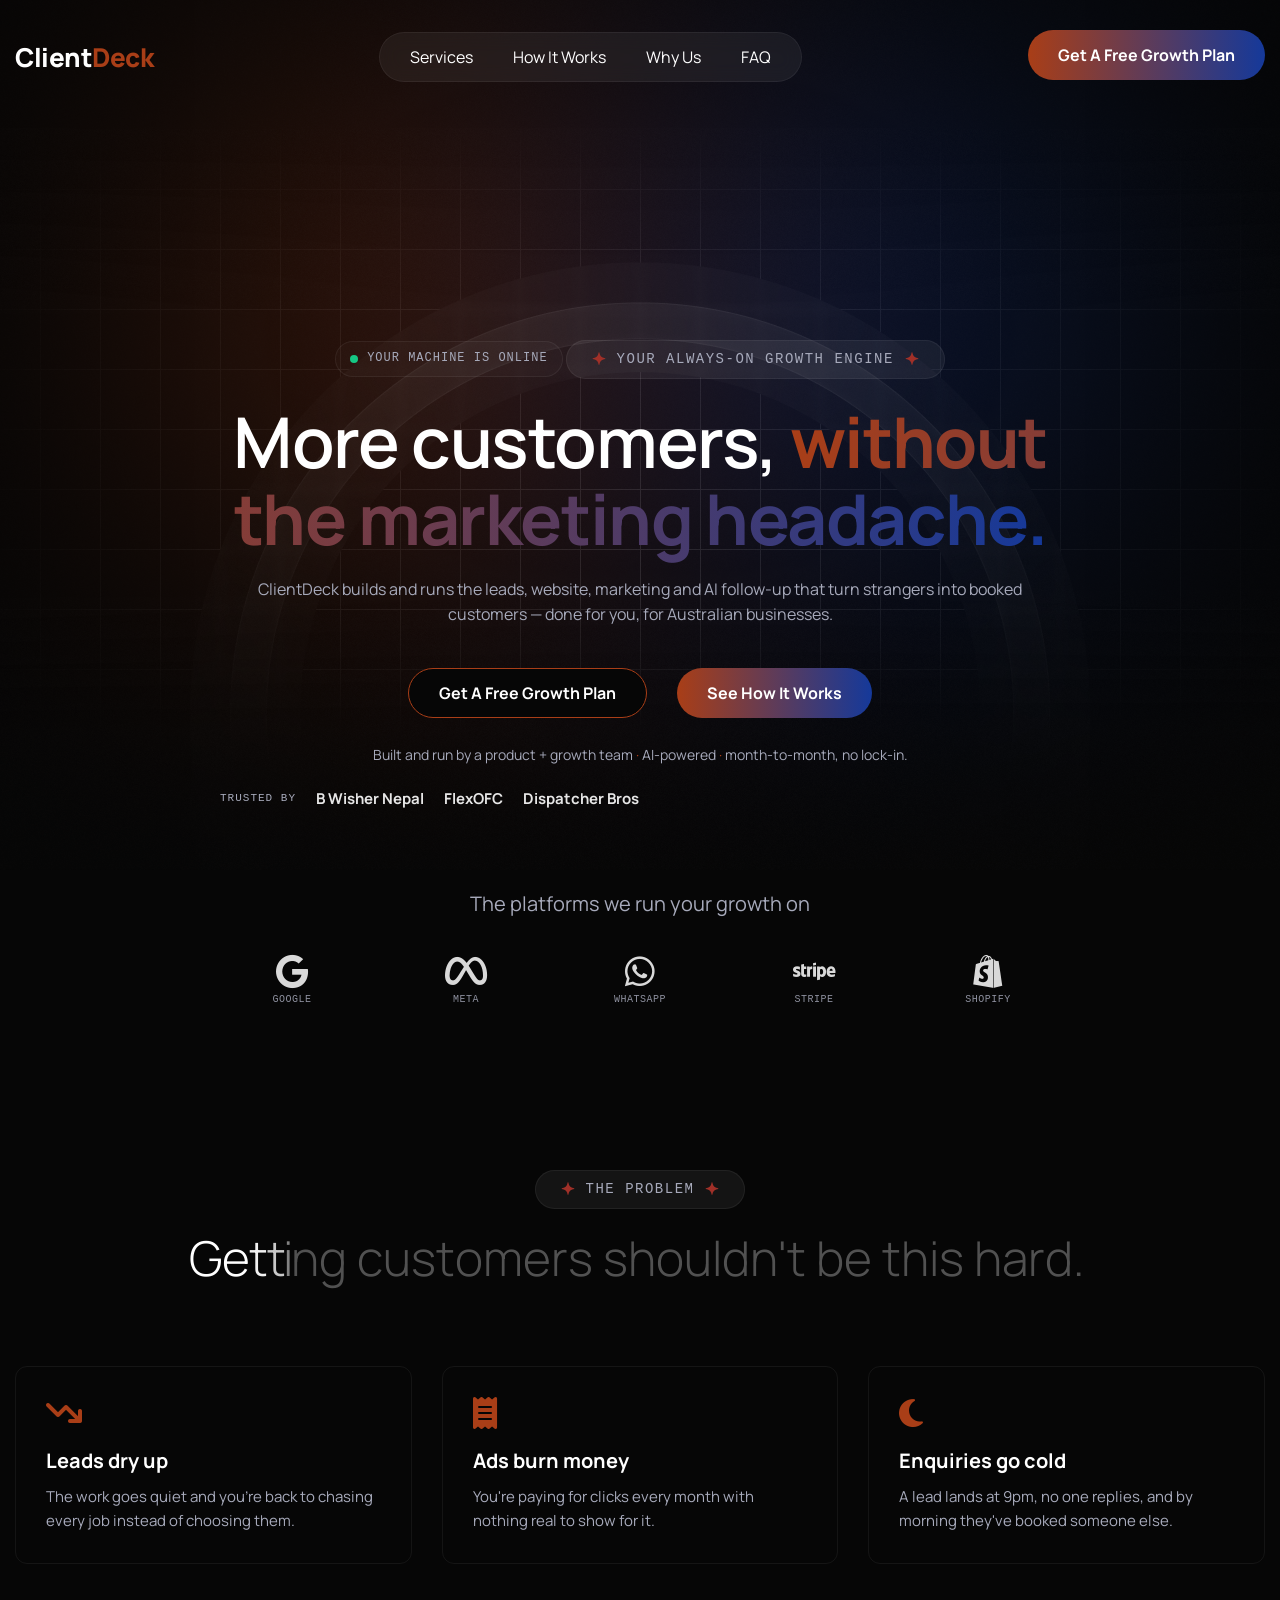
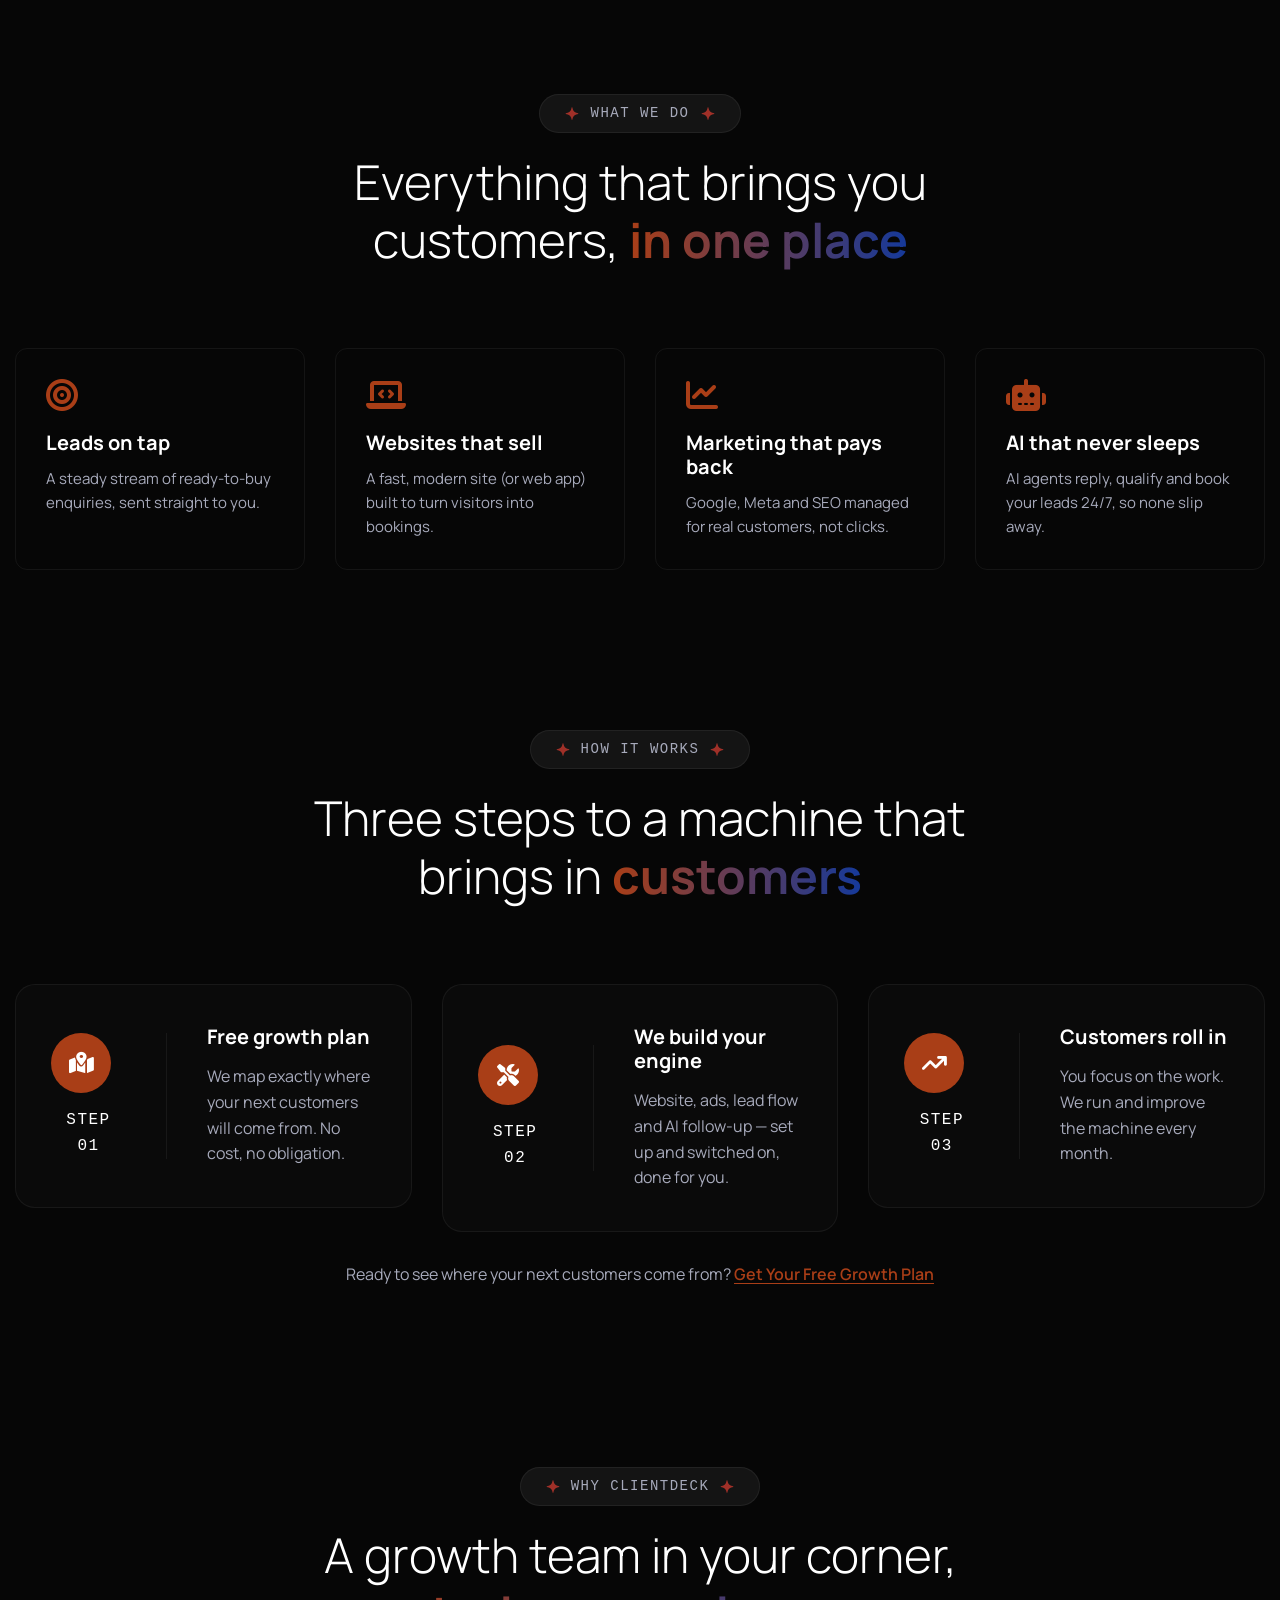
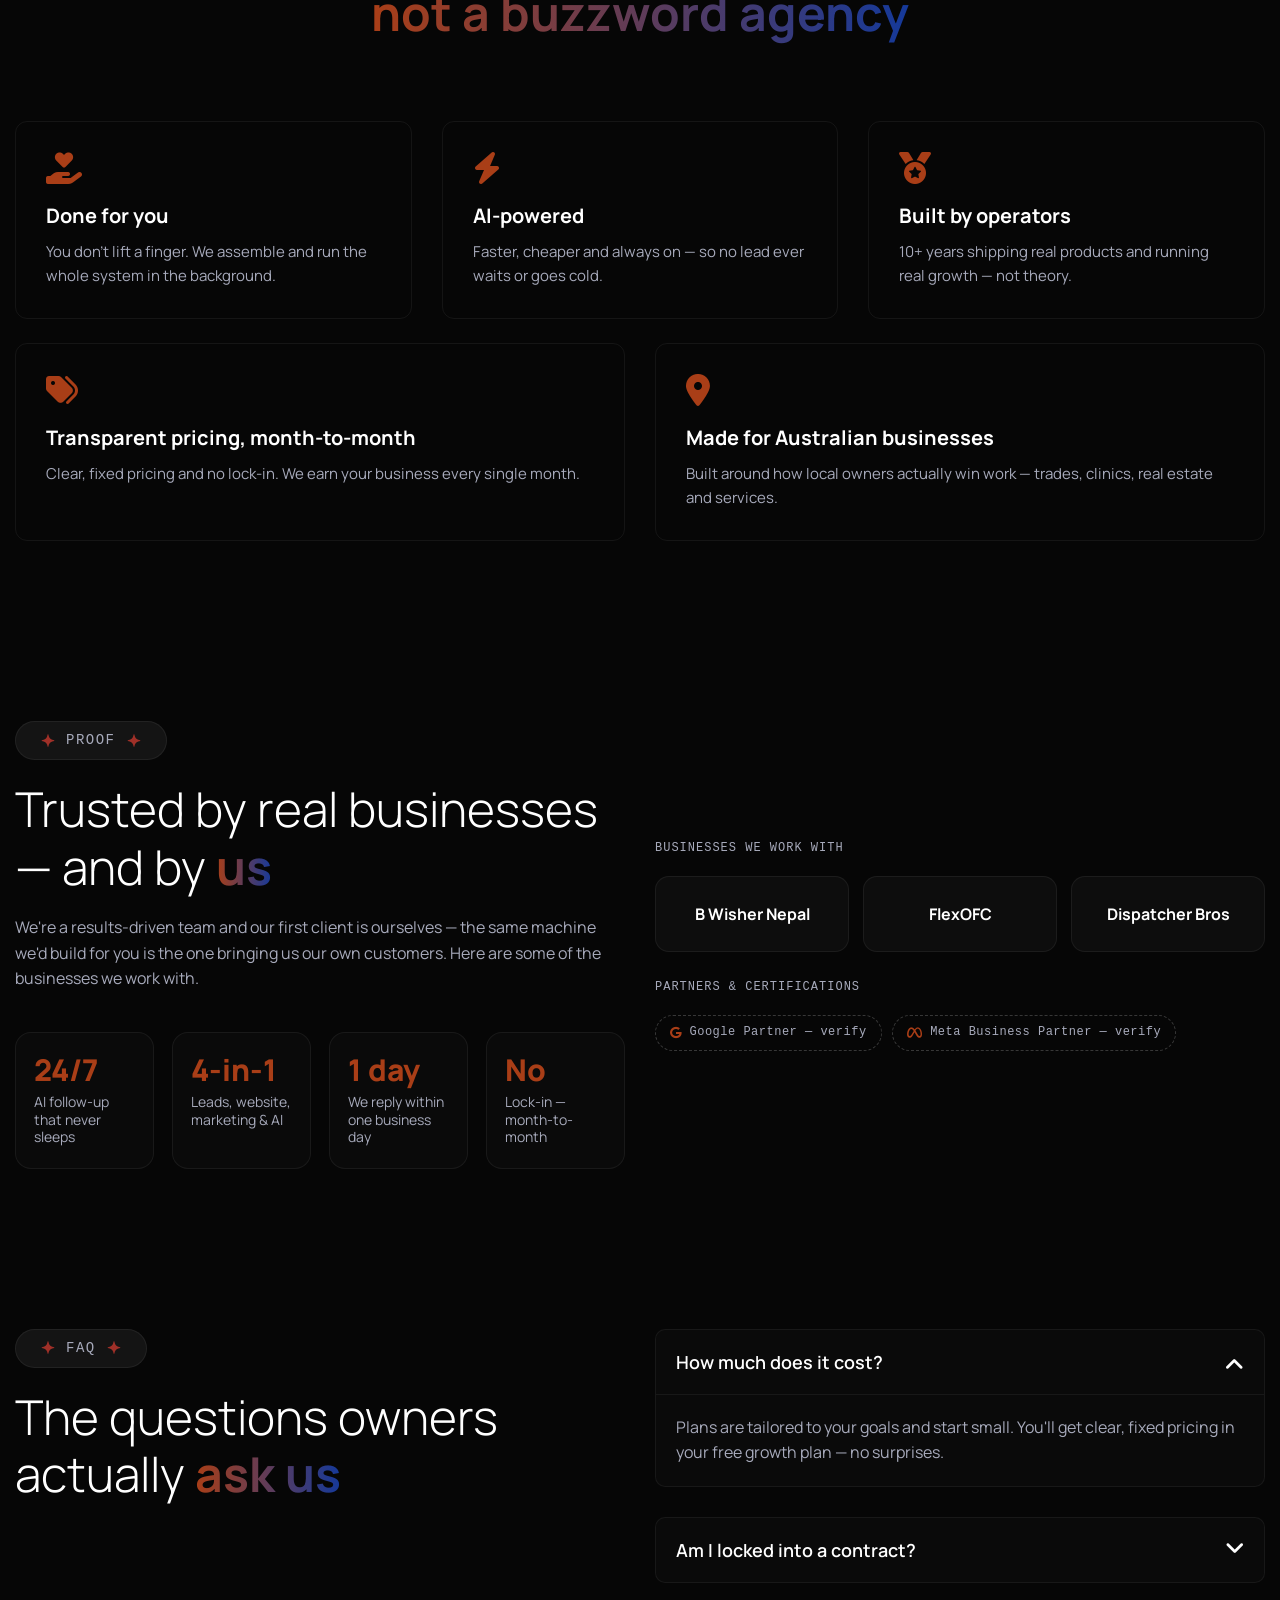
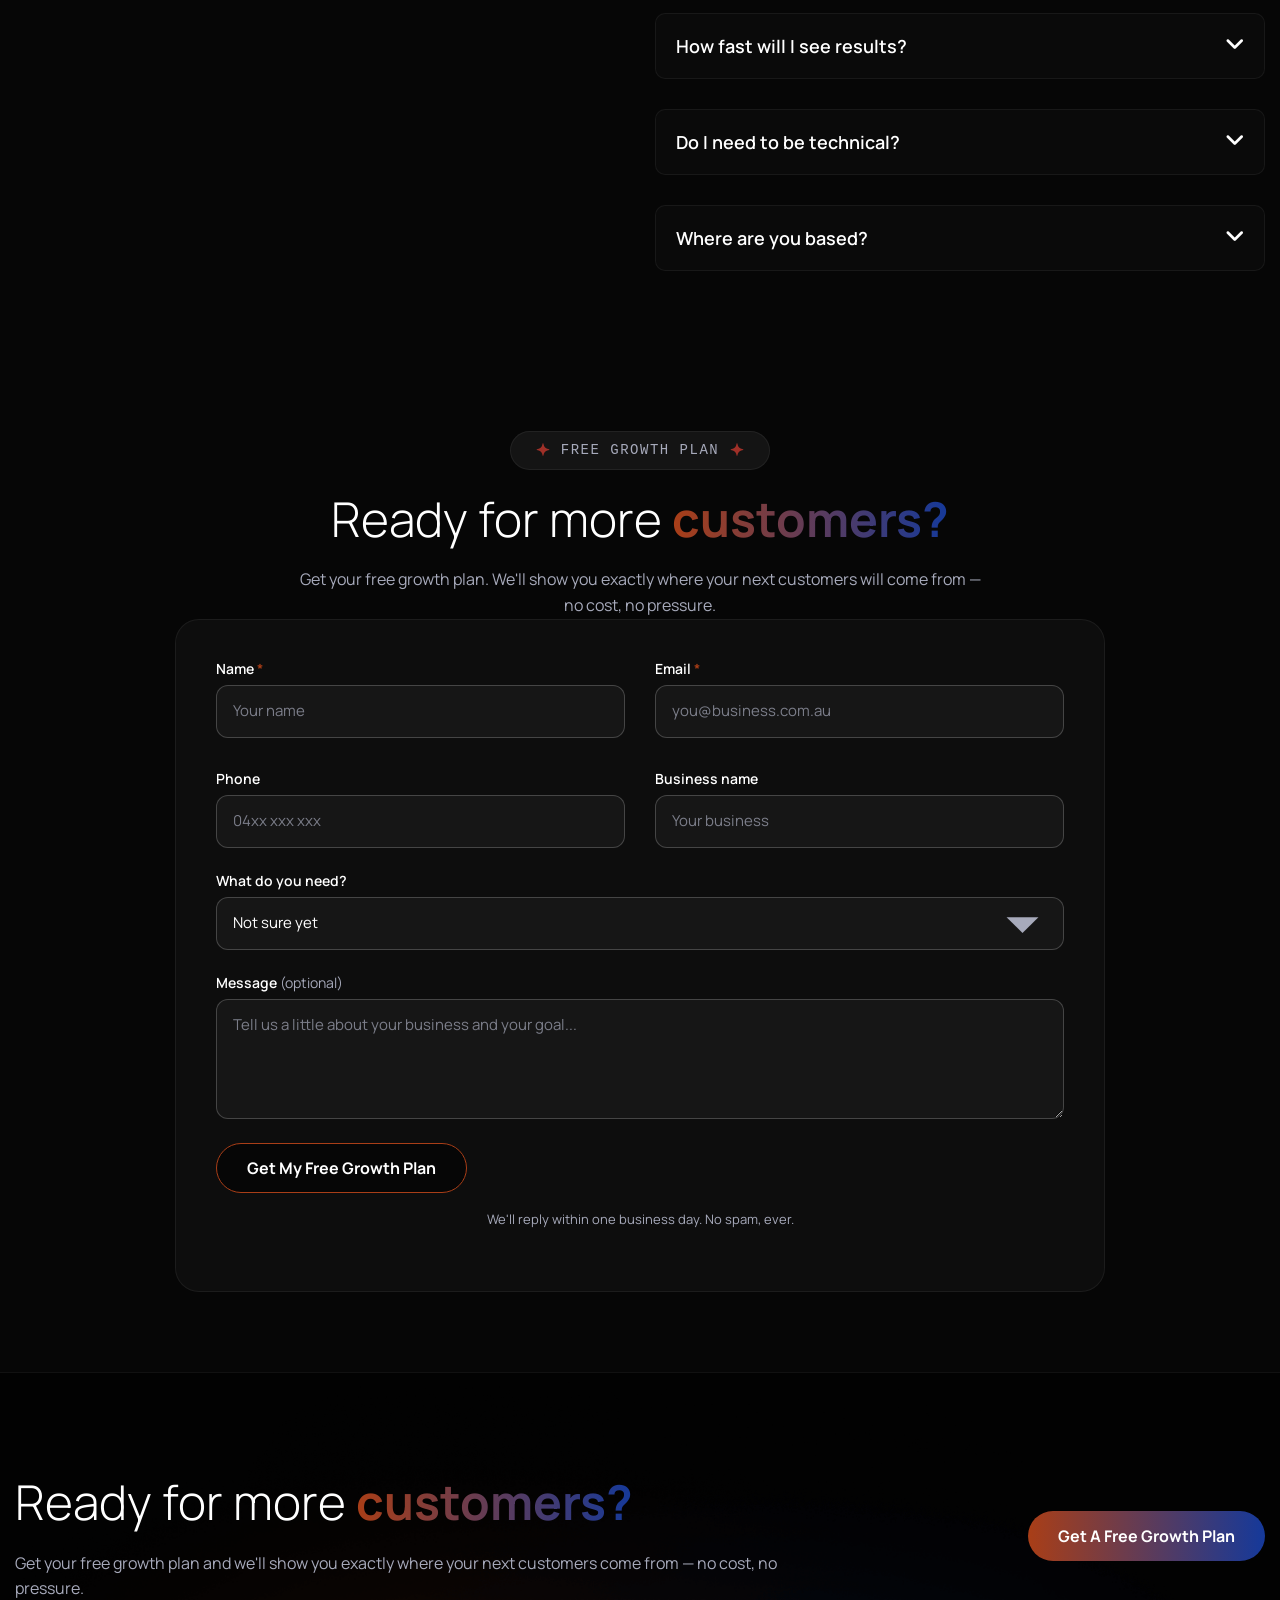
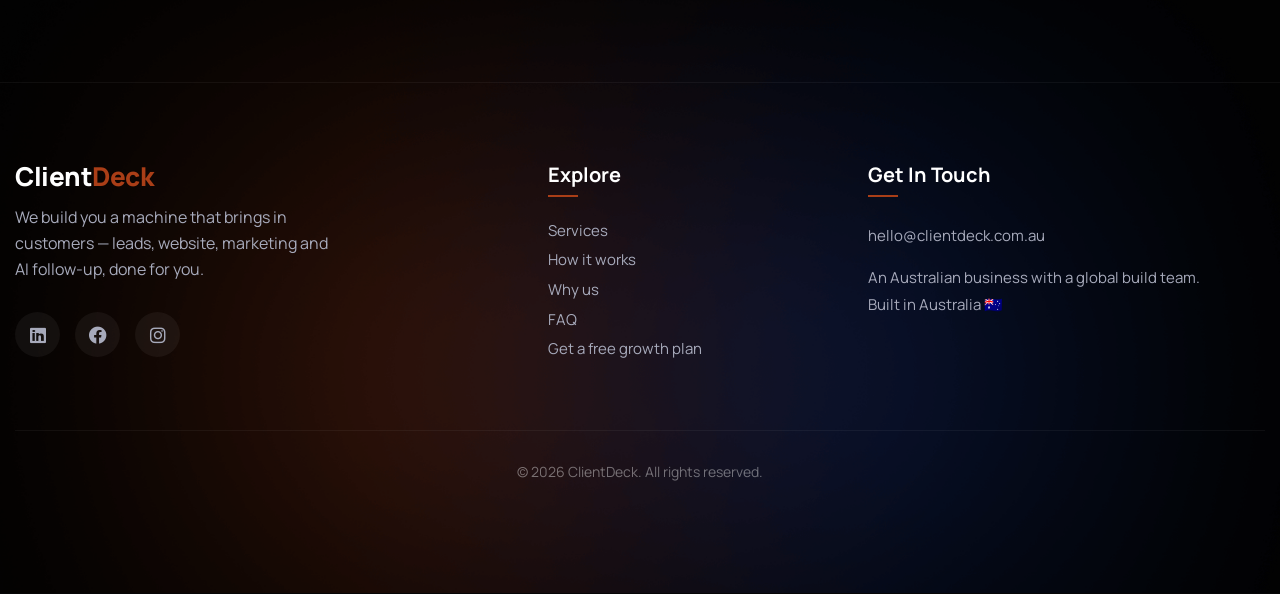
<file: index.html>
<!DOCTYPE html>
<html lang="en-AU">

<head>
    <!-- Meta -->
    <meta charset="utf-8">
    <meta http-equiv="X-UA-Compatible" content="IE=edge">
    <meta name="viewport" content="width=device-width, initial-scale=1.0, maximum-scale=1">

    <!-- ============================================================= -->
    <!--  EDIT HERE:  SEO / social meta                                -->
    <!--  Domain: https://clientdeck.com.au/  (update if it changes)   -->
    <!-- ============================================================= -->
    <title>ClientDeck — More Customers for Australian Businesses, Done For You</title>
    <meta name="description"
        content="ClientDeck is a done-for-you growth agency for Australian businesses. We build and run the leads, website, marketing and AI follow-up that turn strangers into booked customers. Get a free growth plan.">
    <meta name="keywords"
        content="lead generation Australia, small business marketing Australia, done-for-you marketing agency, AI client follow-up, websites that convert, Google and Meta ads, SEO Australia">
    <meta name="author" content="ClientDeck">
    <meta name="robots" content="index, follow, max-image-preview:large, max-snippet:-1">
    <meta name="theme-color" content="#060606">
    <meta name="geo.region" content="AU">
    <meta name="geo.placename" content="Australia">
    <link rel="canonical" href="https://clientdeck.com.au/">

    <!-- Open Graph -->
    <meta property="og:type" content="website">
    <meta property="og:site_name" content="ClientDeck">
    <meta property="og:url" content="https://clientdeck.com.au/">
    <meta property="og:title" content="ClientDeck — More Customers for Australian Businesses, Done For You">
    <meta property="og:description"
        content="We build you a machine that brings in customers — leads, website, marketing and AI follow-up, done for you, for Australian businesses.">
    <!-- EDIT HERE: replace with a real 1200x630 share image when you have one -->
    <meta property="og:image" content="https://clientdeck.com.au/images/clientdeck-og.png">
    <meta property="og:image:alt" content="ClientDeck — your always-on growth engine">
    <meta property="og:locale" content="en_AU">

    <!-- Twitter card -->
    <meta name="twitter:card" content="summary_large_image">
    <meta name="twitter:title" content="ClientDeck — More Customers for Australian Businesses, Done For You">
    <meta name="twitter:description"
        content="A done-for-you growth machine for Australian businesses: leads, website, marketing and AI follow-up.">
    <meta name="twitter:image" content="https://clientdeck.com.au/images/clientdeck-og.png">

    <!-- Favicon (inline SVG: a stylised "deck" with a live status dot) -->
    <link rel="icon"
        href="data:image/svg+xml,<svg xmlns='http://www.w3.org/2000/svg' viewBox='0 0 32 32'><rect width='32' height='32' rx='7' fill='%230A0A0A'/><rect x='7' y='9' width='18' height='3' rx='1.5' fill='%23A93E17'/><rect x='7' y='15' width='18' height='3' rx='1.5' fill='%23A93E17'/><rect x='7' y='21' width='11' height='3' rx='1.5' fill='%23A93E17'/><circle cx='23' cy='22.5' r='2.6' fill='%2316C784'/></svg>">

    <!-- Google Fonts -->
    <link rel="preconnect" href="https://fonts.googleapis.com/">
    <link rel="preconnect" href="https://fonts.gstatic.com/" crossorigin>
    <link href="https://fonts.googleapis.com/css2?family=Manrope:wght@200..800&amp;display=swap" rel="stylesheet">

    <!-- Theme CSS (reused from the existing SoftKiwi build) -->
    <link href="css/bootstrap.min.css" rel="stylesheet" media="screen">
    <link href="css/slicknav.min.css" rel="stylesheet">
    <link rel="stylesheet" href="css/swiper-bundle.min.css">
    <link href="css/all.min.css" rel="stylesheet" media="screen">
    <link href="css/animate.css" rel="stylesheet">
    <link rel="stylesheet" href="css/magnific-popup.css">
    <link rel="stylesheet" href="css/mousecursor.css">
    <link href="css/custom.css" rel="stylesheet" media="screen">

    <!-- ============================================================= -->
    <!--  EDIT HERE:  ClientDeck content styles                        -->
    <!--                                                               -->
    <!--  We KEEP the original SoftKiwi theme palette (accent #A93E17  -->
    <!--  terracotta, near-black background) defined in css/custom.css. -->
    <!--  Only two small helper tokens are added for ClientDeck bits:   -->
    <!--    --signal-color   #16C784  the "online" status dot only      -->
    <!--    --mono-font      monospace stack for eyebrows + readouts    -->
    <!-- ============================================================= -->
    <style id="clientdeck-theme">
        :root {
            --signal-color: #16C784;
            /* green — used only for the small "online" indicator dot */
            --mono-font: ui-monospace, "SF Mono", "JetBrains Mono", Menlo, Consolas, monospace;
        }

        /* Brand wordmark (no logo file yet — clean text mark) */
        .brand-wordmark {
            font-weight: 800;
            font-size: 26px;
            letter-spacing: -0.5px;
            color: var(--primary-color);
            line-height: 1;
        }

        .brand-wordmark b {
            color: var(--accent-color);
            font-weight: 800;
        }

        /* Tie eyebrows + step numbers to the "control deck" identity */
        .section-title h3,
        .how-work-step-no p {
            font-family: var(--mono-font);
            letter-spacing: 1.5px;
        }

        /* Hero "live" status pill — a small honest nod to the deck concept */
        .cd-status {
            display: inline-flex;
            align-items: center;
            gap: 9px;
            font-family: var(--mono-font);
            font-size: 12px;
            letter-spacing: 1px;
            text-transform: uppercase;
            color: var(--text-color);
            border: 1px solid var(--divider-color);
            background: rgba(255, 255, 255, 0.02);
            padding: 8px 14px;
            border-radius: 100px;
            margin-bottom: 26px;
        }

        .cd-status .dot {
            width: 8px;
            height: 8px;
            border-radius: 50%;
            background: var(--signal-color);
            box-shadow: 0 0 0 0 rgba(22, 199, 132, 0.6);
            animation: cdPulse 2.4s infinite;
        }

        @keyframes cdPulse {
            0% { box-shadow: 0 0 0 0 rgba(22, 199, 132, 0.55); }
            70% { box-shadow: 0 0 0 9px rgba(22, 199, 132, 0); }
            100% { box-shadow: 0 0 0 0 rgba(22, 199, 132, 0); }
        }

        /* Hero trust line */
        .cd-trust {
            margin-top: 26px;
            font-size: 14px;
            color: var(--text-color);
        }

        .cd-trust span {
            color: var(--accent-color);
        }

        /* Problem pain icons read a touch quieter than service icons */
        .cd-pain .icon {
            color: var(--accent-color);
        }

        /* How-it-works: Font Awesome icon inside the existing (accent) icon circle */
        .how-work-item .icon-box i {
            font-size: 22px;
            color: var(--primary-color);
            position: relative;
            z-index: 1;
        }

        /* ---- Proof strip (honest placeholders, no fake logos) ---- */
        .cd-proof-note {
            font-family: var(--mono-font);
            font-size: 12px;
            letter-spacing: 1px;
            text-transform: uppercase;
            color: var(--text-color);
            margin-bottom: 18px;
        }

        .cd-logo-strip {
            display: flex;
            flex-wrap: wrap;
            gap: 16px;
        }

        .cd-logo-placeholder {
            flex: 1 1 150px;
            min-height: 70px;
            display: flex;
            align-items: center;
            justify-content: center;
            border: 1px dashed var(--dark-divider-color);
            border-radius: 12px;
            color: var(--text-color);
            font-size: 13px;
            background: rgba(255, 255, 255, 0.02);
        }

        /* ---- "Platforms we run on" strip (honest: tools we use, not clients) ---- */
        .cd-platforms .company-logo {
            display: flex;
            flex-direction: column;
            align-items: center;
            gap: 6px;
            opacity: 0.85;
        }

        .cd-platforms .company-logo i {
            font-size: 34px;
            color: var(--primary-color);
        }

        .cd-platforms .company-logo span {
            font-family: var(--mono-font);
            font-size: 10px;
            letter-spacing: 0.5px;
            text-transform: uppercase;
            color: var(--text-color);
        }

        /* Hero "trusted by" real-client wordmarks */
        .cd-hero-clients {
            display: flex;
            flex-wrap: wrap;
            align-items: center;
            gap: 10px 20px;
            margin-top: 24px;
        }

        .cd-hero-clients-label {
            font-family: var(--mono-font);
            font-size: 11px;
            letter-spacing: 1px;
            text-transform: uppercase;
            color: var(--text-color);
        }

        .cd-hero-client {
            font-weight: 700;
            font-size: 15px;
            color: var(--primary-color);
            opacity: 0.9;
        }

        .cd-hero-client img {
            max-height: 26px;
            width: auto;
            vertical-align: middle;
        }

        /* ---- Real client wordmarks (swap to <img> logos when you have them) ---- */
        .cd-client-strip {
            display: flex;
            flex-wrap: wrap;
            gap: 14px;
        }

        .cd-client-logo {
            flex: 1 1 150px;
            min-height: 76px;
            display: flex;
            align-items: center;
            justify-content: center;
            text-align: center;
            padding: 14px;
            border: 1px solid var(--divider-color);
            border-radius: 14px;
            background: rgba(255, 255, 255, 0.03);
            color: var(--primary-color);
            font-weight: 700;
            font-size: 16px;
            line-height: 1.25;
            transition: border-color 0.3s ease;
        }

        .cd-client-logo:hover {
            border-color: var(--accent-color);
        }

        .cd-client-logo img {
            max-height: 46px;
            width: auto;
        }

        /* ---- Honest stats band (no invented numbers) ---- */
        .cd-stats {
            display: grid;
            grid-template-columns: repeat(4, 1fr);
            gap: 18px;
            margin-top: 14px;
        }

        .cd-stat {
            padding: 22px 18px;
            border: 1px solid var(--divider-color);
            border-radius: 16px;
            background: rgba(255, 255, 255, 0.02);
        }

        .cd-stat b {
            display: block;
            font-size: 30px;
            font-weight: 800;
            color: var(--accent-color);
            line-height: 1;
            margin-bottom: 8px;
        }

        .cd-stat span {
            font-size: 14px;
            color: var(--text-color);
        }

        /* ---- Partner / certification badges (fill with REAL ones only) ---- */
        .cd-cert-row {
            display: flex;
            flex-wrap: wrap;
            gap: 10px;
            margin-top: 10px;
        }

        .cd-cert {
            display: inline-flex;
            align-items: center;
            gap: 8px;
            font-family: var(--mono-font);
            font-size: 12px;
            letter-spacing: 0.5px;
            color: var(--text-color);
            border: 1px dashed var(--dark-divider-color);
            border-radius: 100px;
            padding: 8px 14px;
        }

        .cd-cert i {
            color: var(--accent-color);
        }

        @media (max-width: 575px) {
            .cd-stats { grid-template-columns: repeat(2, 1fr); }
        }

        /* ---- Lead form ---- */
        .cd-leadform-wrap {
            background: rgba(255, 255, 255, 0.03);
            border: 1px solid var(--divider-color);
            border-radius: 24px;
            padding: 40px;
        }

        .cd-leadform-wrap label {
            display: block;
            color: var(--primary-color);
            font-size: 14px;
            font-weight: 600;
            margin-bottom: 8px;
        }

        .cd-leadform-wrap label .req {
            color: var(--accent-color);
        }

        .cd-leadform-wrap .form-control {
            width: 100%;
            background: rgba(255, 255, 255, 0.04);
            border: 1px solid var(--dark-divider-color);
            border-radius: 12px;
            color: var(--primary-color);
            padding: 14px 16px;
            font-size: 15px;
            font-family: var(--default-font);
        }

        .cd-leadform-wrap .form-control::placeholder {
            color: var(--text-color);
            opacity: 0.7;
        }

        .cd-leadform-wrap .form-control:focus {
            outline: none;
            border-color: var(--accent-color);
            box-shadow: 0 0 0 3px rgba(169, 62, 23, 0.3);
        }

        .cd-leadform-wrap select.form-control {
            appearance: none;
            -webkit-appearance: none;
            background-image: url("data:image/svg+xml,<svg xmlns='http://www.w3.org/2000/svg' viewBox='0 0 16 16' fill='%23A7AABB'><path d='M8 11L3 6h10z'/></svg>");
            background-repeat: no-repeat;
            background-position: right 16px center;
            padding-right: 42px;
        }

        .cd-leadform-wrap .form-control[aria-invalid="true"] {
            border-color: var(--error-color);
        }

        .cd-field-error {
            display: block;
            color: var(--error-color);
            font-size: 13px;
            margin-top: 7px;
            min-height: 1px;
        }

        /* Visible keyboard focus everywhere */
        a:focus-visible,
        button:focus-visible,
        .btn-default:focus-visible {
            outline: 3px solid var(--accent-color);
            outline-offset: 3px;
        }

        /* Honeypot — hidden from people, reachable by bots */
        .cd-hp {
            position: absolute;
            left: -9999px;
            width: 1px;
            height: 1px;
            overflow: hidden;
        }

        .cd-form-note {
            margin-top: 16px;
            font-size: 13px;
            color: var(--text-color);
            text-align: center;
        }

        .cd-form-success {
            text-align: center;
            padding: 20px 0;
        }

        .cd-form-success .tick {
            width: 64px;
            height: 64px;
            border-radius: 50%;
            display: inline-flex;
            align-items: center;
            justify-content: center;
            background: rgba(22, 199, 132, 0.12);
            color: var(--signal-color);
            font-size: 28px;
            margin-bottom: 18px;
        }

        .cd-form-success h3 {
            color: var(--primary-color);
            margin-bottom: 10px;
        }

        /* Footer tweaks for the wordmark + meta line */
        .cd-footer-tagline {
            margin-top: 16px;
            max-width: 320px;
        }

        .cd-footer-legal {
            color: var(--text-color);
            font-size: 14px;
        }

        @media (max-width: 575px) {
            .cd-leadform-wrap { padding: 26px 20px; }
        }

        /* Respect reduced-motion: no pulse */
        @media (prefers-reduced-motion: reduce) {
            .cd-status .dot { animation: none; }
        }
    </style>

    <!-- ============================================================= -->
    <!--  Structured data (JSON-LD) for rich results / SEO            -->
    <!--  EDIT HERE: update email, sameAs socials and domain          -->
    <!-- ============================================================= -->
    <script type="application/ld+json">
    {
      "@context": "https://schema.org",
      "@graph": [
        {
          "@type": "ProfessionalService",
          "@id": "https://clientdeck.com.au/#business",
          "name": "ClientDeck",
          "url": "https://clientdeck.com.au/",
          "image": "https://clientdeck.com.au/images/clientdeck-og.png",
          "description": "Done-for-you digital growth agency for Australian businesses: lead generation, websites, marketing (Google, Meta, SEO) and AI client follow-up.",
          "email": "hello@clientdeck.com.au",
          "priceRange": "$$",
          "areaServed": { "@type": "Country", "name": "Australia" },
          "address": { "@type": "PostalAddress", "addressCountry": "AU" },
          "sameAs": []
        },
        {
          "@type": "WebSite",
          "@id": "https://clientdeck.com.au/#website",
          "url": "https://clientdeck.com.au/",
          "name": "ClientDeck",
          "publisher": { "@id": "https://clientdeck.com.au/#business" },
          "inLanguage": "en-AU"
        },
        {
          "@type": "FAQPage",
          "mainEntity": [
            {
              "@type": "Question",
              "name": "How much does it cost?",
              "acceptedAnswer": { "@type": "Answer", "text": "Plans are tailored to your goals and start small. You'll get clear, fixed pricing in your free growth plan — no surprises." }
            },
            {
              "@type": "Question",
              "name": "Am I locked into a contract?",
              "acceptedAnswer": { "@type": "Answer", "text": "No. We work month-to-month and earn your business every month." }
            },
            {
              "@type": "Question",
              "name": "How fast will I see results?",
              "acceptedAnswer": { "@type": "Answer", "text": "Most clients have their engine live within a few weeks; lead flow builds from there." }
            },
            {
              "@type": "Question",
              "name": "Do I need to be technical?",
              "acceptedAnswer": { "@type": "Answer", "text": "Not at all. We handle everything and report in plain English." }
            },
            {
              "@type": "Question",
              "name": "Where are you based?",
              "acceptedAnswer": { "@type": "Answer", "text": "We're an Australian business with a global build team." }
            }
          ]
        }
      ]
    }
    </script>
</head>

<body>

    <!-- Header Start -->
    <header class="main-header">
        <div class="header-sticky">
            <nav class="navbar navbar-expand-lg">
                <div class="container">
                    <!-- Logo Start -->
                    <a class="navbar-brand" href="#top" aria-label="ClientDeck home">
                        <span class="brand-wordmark">Client<b>Deck</b></span>
                    </a>
                    <!-- Logo End -->

                    <!-- Main Menu Start -->
                    <div class="collapse navbar-collapse main-menu">
                        <div class="nav-menu-wrapper">
                            <ul class="navbar-nav mr-auto" id="menu">
                                <li class="nav-item"><a class="nav-link" href="#services">Services</a></li>
                                <li class="nav-item"><a class="nav-link" href="#how">How it works</a></li>
                                <li class="nav-item"><a class="nav-link" href="#why">Why us</a></li>
                                <li class="nav-item"><a class="nav-link" href="#faq">FAQ</a></li>
                            </ul>
                        </div>

                        <!-- Header Btn Start -->
                        <div class="header-btn">
                            <a href="#lead" class="btn-default">Get a free growth plan</a>
                        </div>
                        <!-- Header Btn End -->
                    </div>
                    <!-- Main Menu End -->
                    <div class="navbar-toggle"></div>
                </div>
            </nav>
            <div class="responsive-menu"></div>
        </div>
    </header>
    <!-- Header End -->

    <main id="top">

        <!-- ============================================================= -->
        <!--  EDIT HERE:  Hero                                             -->
        <!-- ============================================================= -->
        <!-- Hero Section Start -->
        <div class="hero">
            <div class="container">
                <div class="row align-items-center">
                    <div class="col-lg-12">
                        <div class="hero-content">
                            <div class="section-title">
                                <span class="cd-status"><span class="dot" aria-hidden="true"></span> Your machine is
                                    online</span>
                                <h3 class="wow fadeInUp">Your always-on growth engine</h3>
                                <h1 class="wow fadeInUp" data-cursor="-opaque">More customers, <span>without the
                                        marketing headache.</span></h1>
                                <p class="wow fadeInUp" data-wow-delay="0.2s">ClientDeck builds and runs the leads,
                                    website, marketing and AI follow-up that turn strangers into booked customers —
                                    done for you, for Australian businesses.</p>
                            </div>

                            <!-- Hero Button Start -->
                            <div class="hero-btn wow fadeInUp" data-wow-delay="0.4s">
                                <a href="#lead" class="btn-default btn-highlighted">Get a free growth plan</a>
                                <a href="#how" class="btn-default">See how it works</a>
                            </div>
                            <!-- Hero Button End -->

                            <p class="cd-trust wow fadeInUp" data-wow-delay="0.5s">Built and run by a product + growth
                                team <span>·</span> AI-powered <span>·</span> month-to-month, no lock-in.</p>

                            <!-- Real clients. Swap a name for a logo image when you have it:
                                 <span class="cd-hero-client"><img src="images/clients/flexofc.png" alt="FlexOFC" width="90" height="26"></span> -->
                            <div class="cd-hero-clients wow fadeInUp" data-wow-delay="0.55s">
                                <span class="cd-hero-clients-label">Trusted by</span>
                                <span class="cd-hero-client">B Wisher Nepal</span>
                                <span class="cd-hero-client">FlexOFC</span>
                                <span class="cd-hero-client">Dispatcher Bros</span>
                            </div>

                            <!-- Platforms we USE to deliver (honest — not clients/endorsements) -->
                            <div class="hero-company-slider cd-platforms wow fadeInUp" data-wow-delay="0.6s">
                                <p>The platforms we run your growth on</p>
                                <div class="swiper">
                                    <div class="swiper-wrapper">
                                        <div class="swiper-slide">
                                            <div class="company-logo" title="Google Ads &amp; SEO">
                                                <i class="fa-brands fa-google" aria-hidden="true"></i>
                                                <span>Google</span>
                                            </div>
                                        </div>
                                        <div class="swiper-slide">
                                            <div class="company-logo" title="Meta (Facebook &amp; Instagram) Ads">
                                                <i class="fa-brands fa-meta" aria-hidden="true"></i>
                                                <span>Meta</span>
                                            </div>
                                        </div>
                                        <div class="swiper-slide">
                                            <div class="company-logo" title="WhatsApp messaging for AI follow-up">
                                                <i class="fa-brands fa-whatsapp" aria-hidden="true"></i>
                                                <span>WhatsApp</span>
                                            </div>
                                        </div>
                                        <div class="swiper-slide">
                                            <div class="company-logo" title="Stripe payments">
                                                <i class="fa-brands fa-stripe" aria-hidden="true"></i>
                                                <span>Stripe</span>
                                            </div>
                                        </div>
                                        <div class="swiper-slide">
                                            <div class="company-logo" title="Shopify storefronts">
                                                <i class="fa-brands fa-shopify" aria-hidden="true"></i>
                                                <span>Shopify</span>
                                            </div>
                                        </div>
                                        <div class="swiper-slide">
                                            <div class="company-logo" title="WordPress websites">
                                                <i class="fa-brands fa-wordpress" aria-hidden="true"></i>
                                                <span>WordPress</span>
                                            </div>
                                        </div>
                                    </div>
                                </div>
                            </div>
                        </div>
                    </div>
                </div>
            </div>
        </div>
        <!-- Hero Section End -->

        <!-- ============================================================= -->
        <!--  EDIT HERE:  Problem                                          -->
        <!-- ============================================================= -->
        <!-- Problem Section Start -->
        <div class="about-us">
            <div class="container">
                <div class="row section-row">
                    <div class="col-lg-12">
                        <div class="section-title section-title-center">
                            <h3 class="wow fadeInUp">The problem</h3>
                            <h2 class="text-effect" data-cursor="-opaque">Getting customers shouldn't be this hard.</h2>
                        </div>
                    </div>
                </div>

                <div class="row">
                    <div class="col-lg-4 col-md-6 mb-4 mb-lg-0">
                        <div class="cloud-feature-card cd-pain wow fadeInUp">
                            <div class="icon"><i class="fa-solid fa-arrow-trend-down"></i></div>
                            <h4>Leads dry up</h4>
                            <p>The work goes quiet and you're back to chasing every job instead of choosing them.</p>
                        </div>
                    </div>

                    <div class="col-lg-4 col-md-6 mb-4 mb-lg-0">
                        <div class="cloud-feature-card cd-pain wow fadeInUp" data-wow-delay="0.2s">
                            <div class="icon"><i class="fa-solid fa-receipt"></i></div>
                            <h4>Ads burn money</h4>
                            <p>You're paying for clicks every month with nothing real to show for it.</p>
                        </div>
                    </div>

                    <div class="col-lg-4 col-md-6">
                        <div class="cloud-feature-card cd-pain wow fadeInUp" data-wow-delay="0.4s">
                            <div class="icon"><i class="fa-solid fa-moon"></i></div>
                            <h4>Enquiries go cold</h4>
                            <p>A lead lands at 9pm, no one replies, and by morning they've booked someone else.</p>
                        </div>
                    </div>
                </div>
            </div>
        </div>
        <!-- Problem Section End -->

        <!-- ============================================================= -->
        <!--  EDIT HERE:  Services                                         -->
        <!-- ============================================================= -->
        <!-- Services Section Start -->
        <div class="our-services" id="services">
            <div class="container">
                <div class="row section-row">
                    <div class="col-lg-12">
                        <div class="section-title section-title-center">
                            <h3 class="wow fadeInUp">What we do</h3>
                            <h2 class="wow fadeInUp" data-wow-delay="0.2s" data-cursor="-opaque">Everything that brings
                                you customers, <span>in one place</span></h2>
                        </div>
                    </div>
                </div>

                <div class="row">
                    <div class="col-lg-3 col-md-6 mb-4 mb-lg-0">
                        <div class="cloud-feature-card wow fadeInUp">
                            <div class="icon"><i class="fa-solid fa-bullseye"></i></div>
                            <h4>Leads on tap</h4>
                            <p>A steady stream of ready-to-buy enquiries, sent straight to you.</p>
                        </div>
                    </div>

                    <div class="col-lg-3 col-md-6 mb-4 mb-lg-0">
                        <div class="cloud-feature-card wow fadeInUp" data-wow-delay="0.15s">
                            <div class="icon"><i class="fa-solid fa-laptop-code"></i></div>
                            <h4>Websites that sell</h4>
                            <p>A fast, modern site (or web app) built to turn visitors into bookings.</p>
                        </div>
                    </div>

                    <div class="col-lg-3 col-md-6 mb-4 mb-md-0">
                        <div class="cloud-feature-card wow fadeInUp" data-wow-delay="0.3s">
                            <div class="icon"><i class="fa-solid fa-chart-line"></i></div>
                            <h4>Marketing that pays back</h4>
                            <p>Google, Meta and SEO managed for real customers, not clicks.</p>
                        </div>
                    </div>

                    <div class="col-lg-3 col-md-6">
                        <div class="cloud-feature-card wow fadeInUp" data-wow-delay="0.45s">
                            <div class="icon"><i class="fa-solid fa-robot"></i></div>
                            <h4>AI that never sleeps</h4>
                            <p>AI agents reply, qualify and book your leads 24/7, so none slip away.</p>
                        </div>
                    </div>
                </div>
            </div>
        </div>
        <!-- Services Section End -->

        <!-- ============================================================= -->
        <!--  EDIT HERE:  How it works                                     -->
        <!-- ============================================================= -->
        <!-- How It Works Section Start -->
        <div class="how-it-work" id="how">
            <div class="container">
                <div class="row section-row">
                    <div class="col-lg-12">
                        <div class="section-title section-title-center">
                            <h3 class="wow fadeInUp">How it works</h3>
                            <h2 class="wow fadeInUp" data-wow-delay="0.2s" data-cursor="-opaque">Three steps to a machine
                                that brings in <span>customers</span></h2>
                        </div>
                    </div>
                </div>

                <div class="how-work-steps">
                    <div class="row">
                        <div class="col-lg-4 col-md-6 mb-4 mb-lg-0">
                            <div class="how-work-item wow fadeInUp" data-wow-delay="0.2s">
                                <div class="how-work-header">
                                    <div class="icon-box"><i class="fa-solid fa-map-location-dot"></i></div>
                                    <div class="how-work-step-no">
                                        <p>step 01</p>
                                    </div>
                                </div>
                                <div class="how-work-item-content">
                                    <h3>Free growth plan</h3>
                                    <p>We map exactly where your next customers will come from. No cost, no obligation.
                                    </p>
                                </div>
                            </div>
                        </div>

                        <div class="col-lg-4 col-md-6 mb-4 mb-lg-0">
                            <div class="how-work-item wow fadeInUp" data-wow-delay="0.4s">
                                <div class="how-work-header">
                                    <div class="icon-box"><i class="fa-solid fa-screwdriver-wrench"></i></div>
                                    <div class="how-work-step-no">
                                        <p>step 02</p>
                                    </div>
                                </div>
                                <div class="how-work-item-content">
                                    <h3>We build your engine</h3>
                                    <p>Website, ads, lead flow and AI follow-up — set up and switched on, done for you.
                                    </p>
                                </div>
                            </div>
                        </div>

                        <div class="col-lg-4 col-md-6">
                            <div class="how-work-item wow fadeInUp" data-wow-delay="0.6s">
                                <div class="how-work-header">
                                    <div class="icon-box"><i class="fa-solid fa-arrow-trend-up"></i></div>
                                    <div class="how-work-step-no">
                                        <p>step 03</p>
                                    </div>
                                </div>
                                <div class="how-work-item-content">
                                    <h3>Customers roll in</h3>
                                    <p>You focus on the work. We run and improve the machine every month.</p>
                                </div>
                            </div>
                        </div>
                    </div>
                </div>

                <div class="row">
                    <div class="col-lg-12">
                        <div class="section-footer-text wow fadeInUp" data-wow-delay="0.2s">
                            <p>Ready to see where your next customers come from?
                                <a href="#lead">Get your free growth plan</a>
                            </p>
                        </div>
                    </div>
                </div>
            </div>
        </div>
        <!-- How It Works Section End -->

        <!-- ============================================================= -->
        <!--  EDIT HERE:  Why ClientDeck                                   -->
        <!-- ============================================================= -->
        <!-- Why Section Start -->
        <div class="cloud-engineering" id="why">
            <div class="container">
                <div class="row section-row">
                    <div class="col-lg-12">
                        <div class="section-title section-title-center">
                            <h3 class="wow fadeInUp">Why ClientDeck</h3>
                            <h2 class="wow fadeInUp" data-wow-delay="0.2s" data-cursor="-opaque">A growth team in your
                                corner, <span>not a buzzword agency</span></h2>
                        </div>
                    </div>
                </div>

                <div class="row">
                    <div class="col-lg-4 col-md-6 mb-4">
                        <div class="cloud-feature-card wow fadeInUp">
                            <div class="icon"><i class="fa-solid fa-hand-holding-heart"></i></div>
                            <h4>Done for you</h4>
                            <p>You don't lift a finger. We assemble and run the whole system in the background.</p>
                        </div>
                    </div>

                    <div class="col-lg-4 col-md-6 mb-4">
                        <div class="cloud-feature-card wow fadeInUp" data-wow-delay="0.15s">
                            <div class="icon"><i class="fa-solid fa-bolt"></i></div>
                            <h4>AI-powered</h4>
                            <p>Faster, cheaper and always on — so no lead ever waits or goes cold.</p>
                        </div>
                    </div>

                    <div class="col-lg-4 col-md-6 mb-4">
                        <div class="cloud-feature-card wow fadeInUp" data-wow-delay="0.3s">
                            <div class="icon"><i class="fa-solid fa-medal"></i></div>
                            <h4>Built by operators</h4>
                            <p>10+ years shipping real products and running real growth — not theory.</p>
                        </div>
                    </div>

                    <div class="col-lg-6 col-md-6 mb-4 mb-lg-0">
                        <div class="cloud-feature-card wow fadeInUp" data-wow-delay="0.15s">
                            <div class="icon"><i class="fa-solid fa-tags"></i></div>
                            <h4>Transparent pricing, month-to-month</h4>
                            <p>Clear, fixed pricing and no lock-in. We earn your business every single month.</p>
                        </div>
                    </div>

                    <div class="col-lg-6 col-md-6">
                        <div class="cloud-feature-card wow fadeInUp" data-wow-delay="0.3s">
                            <div class="icon"><i class="fa-solid fa-location-dot"></i></div>
                            <h4>Made for Australian businesses</h4>
                            <p>Built around how local owners actually win work — trades, clinics, real estate and
                                services.</p>
                        </div>
                    </div>
                </div>
            </div>
        </div>
        <!-- Why Section End -->

        <!-- ============================================================= -->
        <!--  EDIT HERE:  Proof  (REAL clients + honest credibility only)  -->
        <!-- ============================================================= -->
        <!-- Proof Section Start -->
        <div class="our-testimonials">
            <div class="container">
                <div class="row align-items-center">
                    <div class="col-lg-6 mb-5 mb-lg-0">
                        <div class="section-title">
                            <h3 class="wow fadeInUp">Proof</h3>
                            <h2 class="wow fadeInUp" data-wow-delay="0.2s" data-cursor="-opaque">Trusted by real
                                businesses — and by <span>us</span></h2>
                            <p class="wow fadeInUp" data-wow-delay="0.4s">We're a results-driven team and our first
                                client is ourselves — the same machine we'd build for you is the one bringing us our own
                                customers. Here are some of the businesses we work with.</p>
                        </div>

                        <!-- Honest stats band — no invented numbers, just how the machine works -->
                        <div class="cd-stats wow fadeInUp" data-wow-delay="0.5s">
                            <div class="cd-stat"><b>24/7</b><span>AI follow-up that never sleeps</span></div>
                            <div class="cd-stat"><b>4-in-1</b><span>Leads, website, marketing &amp; AI</span></div>
                            <div class="cd-stat"><b>1 day</b><span>We reply within one business day</span></div>
                            <div class="cd-stat"><b>No</b><span>Lock-in — month-to-month</span></div>
                        </div>
                    </div>

                    <div class="col-lg-6">
                        <div class="wow fadeInUp" data-wow-delay="0.3s">
                            <p class="cd-proof-note">Businesses we work with</p>
                            <!-- REAL clients. To use a logo image instead of the name, replace the
                                 text inside .cd-client-logo with:
                                 <img src="images/clients/bwisher-nepal.png" alt="B Wisher Nepal" width="160" height="46"> -->
                            <div class="cd-client-strip">
                                <div class="cd-client-logo">B Wisher Nepal</div>
                                <div class="cd-client-logo">FlexOFC</div>
                                <div class="cd-client-logo">Dispatcher Bros</div>
                            </div>

                            <!-- Partner / certification badges. EDIT HERE: keep ONLY the ones you genuinely
                                 hold (delete the rest). Fake badges are misleading conduct under the ACL. -->
                            <p class="cd-proof-note" style="margin-top:26px;">Partners &amp; certifications</p>
                            <div class="cd-cert-row">
                                <span class="cd-cert"><i class="fa-brands fa-google" aria-hidden="true"></i> Google
                                    Partner — verify</span>
                                <span class="cd-cert"><i class="fa-brands fa-meta" aria-hidden="true"></i> Meta Business
                                    Partner — verify</span>
                            </div>

                            <!-- TESTIMONIALS: add when available -->
                        </div>
                    </div>
                </div>
            </div>
        </div>
        <!-- Proof Section End -->

        <!-- ============================================================= -->
        <!--  EDIT HERE:  FAQ                                              -->
        <!-- ============================================================= -->
        <!-- FAQ Section Start -->
        <div class="our-faqs" id="faq">
            <div class="container">
                <div class="row">
                    <div class="col-lg-6">
                        <div class="faqs-content">
                            <div class="section-title">
                                <h3 class="wow fadeInUp">FAQ</h3>
                                <h2 class="wow fadeInUp" data-wow-delay="0.2s" data-cursor="-opaque">The questions owners
                                    actually <span>ask us</span></h2>
                            </div>
                        </div>
                    </div>
                    <div class="col-lg-6">
                        <div class="faq-accordion" id="accordion">
                            <div class="accordion-item wow fadeInUp">
                                <h2 class="accordion-header" id="heading1">
                                    <button class="accordion-button" type="button" data-bs-toggle="collapse"
                                        data-bs-target="#collapse1" aria-expanded="true" aria-controls="collapse1">
                                        How much does it cost?
                                    </button>
                                </h2>
                                <div id="collapse1" class="accordion-collapse collapse show" aria-labelledby="heading1"
                                    data-bs-parent="#accordion">
                                    <div class="accordion-body">
                                        <p>Plans are tailored to your goals and start small. You'll get clear, fixed
                                            pricing in your free growth plan — no surprises.</p>
                                    </div>
                                </div>
                            </div>

                            <div class="accordion-item wow fadeInUp" data-wow-delay="0.2s">
                                <h2 class="accordion-header" id="heading2">
                                    <button class="accordion-button collapsed" type="button" data-bs-toggle="collapse"
                                        data-bs-target="#collapse2" aria-expanded="false" aria-controls="collapse2">
                                        Am I locked into a contract?
                                    </button>
                                </h2>
                                <div id="collapse2" class="accordion-collapse collapse" aria-labelledby="heading2"
                                    data-bs-parent="#accordion">
                                    <div class="accordion-body">
                                        <p>No. We work month-to-month and earn your business every month.</p>
                                    </div>
                                </div>
                            </div>

                            <div class="accordion-item wow fadeInUp" data-wow-delay="0.4s">
                                <h2 class="accordion-header" id="heading3">
                                    <button class="accordion-button collapsed" type="button" data-bs-toggle="collapse"
                                        data-bs-target="#collapse3" aria-expanded="false" aria-controls="collapse3">
                                        How fast will I see results?
                                    </button>
                                </h2>
                                <div id="collapse3" class="accordion-collapse collapse" aria-labelledby="heading3"
                                    data-bs-parent="#accordion">
                                    <div class="accordion-body">
                                        <p>Most clients have their engine live within a few weeks; lead flow builds from
                                            there.</p>
                                    </div>
                                </div>
                            </div>

                            <div class="accordion-item wow fadeInUp" data-wow-delay="0.6s">
                                <h2 class="accordion-header" id="heading4">
                                    <button class="accordion-button collapsed" type="button" data-bs-toggle="collapse"
                                        data-bs-target="#collapse4" aria-expanded="false" aria-controls="collapse4">
                                        Do I need to be technical?
                                    </button>
                                </h2>
                                <div id="collapse4" class="accordion-collapse collapse" aria-labelledby="heading4"
                                    data-bs-parent="#accordion">
                                    <div class="accordion-body">
                                        <p>Not at all. We handle everything and report in plain English.</p>
                                    </div>
                                </div>
                            </div>

                            <div class="accordion-item wow fadeInUp" data-wow-delay="0.8s">
                                <h2 class="accordion-header" id="heading5">
                                    <button class="accordion-button collapsed" type="button" data-bs-toggle="collapse"
                                        data-bs-target="#collapse5" aria-expanded="false" aria-controls="collapse5">
                                        Where are you based?
                                    </button>
                                </h2>
                                <div id="collapse5" class="accordion-collapse collapse" aria-labelledby="heading5"
                                    data-bs-parent="#accordion">
                                    <div class="accordion-body">
                                        <p>We're an Australian business with a global build team.</p>
                                    </div>
                                </div>
                            </div>
                        </div>
                    </div>
                </div>
            </div>
        </div>
        <!-- FAQ Section End -->

        <!-- ============================================================= -->
        <!--  EDIT HERE:  Final CTA + lead form                            -->
        <!--  FORM ENDPOINT: swap the action below for your Formspree /    -->
        <!--  Netlify / custom URL.                                        -->
        <!-- ============================================================= -->
        <!-- Lead Section Start -->
        <div class="cta-box" id="lead">
            <div class="container">
                <div class="row justify-content-center">
                    <div class="col-lg-9">
                        <div class="section-title section-title-center">
                            <h3 class="wow fadeInUp">Free growth plan</h3>
                            <h2 class="wow fadeInUp" data-wow-delay="0.2s" data-cursor="-opaque">Ready for more
                                <span>customers?</span></h2>
                            <p class="wow fadeInUp" data-wow-delay="0.4s">Get your free growth plan. We'll show you
                                exactly where your next customers will come from — no cost, no pressure.</p>
                        </div>

                        <div class="cd-leadform-wrap wow fadeInUp" data-wow-delay="0.5s">
                            <!-- EDIT HERE: replace action with your real form endpoint -->
                            <form id="leadForm" action="https://formspree.io/f/your-form-id" method="POST" novalidate>

                                <!-- Honeypot (anti-spam): must stay empty -->
                                <div class="cd-hp" aria-hidden="true">
                                    <label for="company_website">Leave this field empty</label>
                                    <input type="text" id="company_website" name="company_website" tabindex="-1"
                                        autocomplete="off">
                                </div>

                                <div class="row">
                                    <div class="form-group col-md-6 mb-4">
                                        <label for="name">Name <span class="req" aria-hidden="true">*</span></label>
                                        <input type="text" id="name" name="name" class="form-control"
                                            autocomplete="name" placeholder="Your name" required aria-required="true"
                                            aria-describedby="err-name">
                                        <span class="cd-field-error" id="err-name" role="alert"></span>
                                    </div>

                                    <div class="form-group col-md-6 mb-4">
                                        <label for="email">Email <span class="req" aria-hidden="true">*</span></label>
                                        <input type="email" id="email" name="email" class="form-control"
                                            inputmode="email" autocomplete="email" placeholder="you@business.com.au"
                                            required aria-required="true" aria-describedby="err-email">
                                        <span class="cd-field-error" id="err-email" role="alert"></span>
                                    </div>

                                    <div class="form-group col-md-6 mb-4">
                                        <label for="phone">Phone</label>
                                        <input type="tel" id="phone" name="phone" class="form-control" inputmode="tel"
                                            autocomplete="tel" placeholder="04xx xxx xxx">
                                    </div>

                                    <div class="form-group col-md-6 mb-4">
                                        <label for="business">Business name</label>
                                        <input type="text" id="business" name="business" class="form-control"
                                            autocomplete="organization" placeholder="Your business">
                                    </div>

                                    <div class="form-group col-md-12 mb-4">
                                        <label for="need">What do you need?</label>
                                        <select id="need" name="need" class="form-control">
                                            <option value="More leads">More leads</option>
                                            <option value="A new website">A new website</option>
                                            <option value="Marketing &amp; ads">Marketing &amp; ads</option>
                                            <option value="AI follow-up">AI follow-up</option>
                                            <option value="Not sure yet" selected>Not sure yet</option>
                                        </select>
                                    </div>

                                    <div class="form-group col-md-12 mb-4">
                                        <label for="message">Message <span style="font-weight:400;color:var(--text-color)">(optional)</span></label>
                                        <textarea id="message" name="message" class="form-control" rows="4"
                                            placeholder="Tell us a little about your business and your goal..."></textarea>
                                    </div>

                                    <div class="form-group col-md-12">
                                        <button type="submit" class="btn-default btn-highlighted"
                                            id="leadSubmit"><span>Get my free growth plan</span></button>
                                        <p class="cd-form-note" id="leadFormNote">We'll reply within one business day. No
                                            spam, ever.</p>
                                    </div>
                                </div>
                            </form>

                            <!-- Success state (revealed by JS after submit) -->
                            <div class="cd-form-success" id="leadSuccess" hidden>
                                <div class="tick" aria-hidden="true"><i class="fa-solid fa-check"></i></div>
                                <h3>Thanks — we'll be in touch.</h3>
                                <p>Your free growth plan request is in. We'll reply within one business day.</p>
                            </div>
                        </div>
                    </div>
                </div>
            </div>
        </div>
        <!-- Lead Section End -->

    </main>

    <!-- ============================================================= -->
    <!--  EDIT HERE:  Footer  (contact email, socials, ABN)            -->
    <!-- ============================================================= -->
    <!-- Footer Start -->
    <footer class="main-footer">
        <div class="container">
            <div class="row section-row align-items-center">
                <div class="col-lg-8">
                    <div class="section-title">
                        <h2 class="wow fadeInUp" data-cursor="-opaque">Ready for more <span>customers?</span></h2>
                        <p class="wow fadeInUp" data-wow-delay="0.2s">Get your free growth plan and we'll show you
                            exactly where your next customers come from — no cost, no pressure.</p>
                    </div>
                </div>

                <div class="col-lg-4 text-lg-end">
                    <div class="section-btn wow fadeInUp" data-wow-delay="0.4s">
                        <a href="#lead" class="btn-default">Get a free growth plan</a>
                    </div>
                </div>
            </div>

            <div class="row">
                <div class="col-lg-5 col-md-12 mb-4 mb-lg-0">
                    <div class="about-footer">
                        <div class="footer-logo">
                            <span class="brand-wordmark">Client<b>Deck</b></span>
                        </div>
                        <p class="cd-footer-tagline">We build you a machine that brings in customers — leads, website,
                            marketing and AI follow-up, done for you.</p>

                        <div class="footer-social-links wow fadeInUp" data-wow-delay="0.3s">
                            <!-- EDIT HERE: add your real social URLs -->
                            <a href="#" aria-label="ClientDeck on LinkedIn"><i class="fa-brands fa-linkedin"></i></a>
                            <a href="#" aria-label="ClientDeck on Facebook"><i class="fa-brands fa-facebook"></i></a>
                            <a href="#" aria-label="ClientDeck on Instagram"><i class="fa-brands fa-instagram"></i></a>
                        </div>
                    </div>
                </div>

                <div class="col-lg-3 col-md-4 mb-4 mb-md-0">
                    <div class="footer-links">
                        <h3>Explore</h3>
                        <ul>
                            <li><a href="#services">Services</a></li>
                            <li><a href="#how">How it works</a></li>
                            <li><a href="#why">Why us</a></li>
                            <li><a href="#faq">FAQ</a></li>
                            <li><a href="#lead">Get a free growth plan</a></li>
                        </ul>
                    </div>
                </div>

                <div class="col-lg-4 col-md-8">
                    <div class="footer-links">
                        <h3>Get in touch</h3>
                        <!-- EDIT HERE: contact email -->
                        <p><a href="mailto:hello@clientdeck.com.au">hello@clientdeck.com.au</a></p>
                        <p>An Australian business with a global build team.<br>Built in Australia 🇦🇺</p>
                    </div>
                </div>
            </div>

            <div class="row">
                <div class="col-lg-12">
                    <div class="footer-copyright-text">
                        <!-- ABN intentionally omitted until registered -->
                        <p class="cd-footer-legal">© 2026 ClientDeck. All rights reserved.</p>
                    </div>
                </div>
            </div>
        </div>
    </footer>
    <!-- Footer End -->

    <!-- Theme JS (reused) -->
    <script src="js/jquery-3.7.1.min.js"></script>
    <script src="js/bootstrap.min.js"></script>
    <script src="js/jquery.slicknav.js"></script>
    <script src="js/swiper-bundle.min.js"></script>
    <script src="js/jquery.waypoints.min.js"></script>
    <script src="js/jquery.counterup.min.js"></script>
    <script src="js/jquery.magnific-popup.min.js"></script>
    <script src="js/parallaxie.js"></script>
    <script src="js/gsap.min.js"></script>
    <script src="js/magiccursor.js"></script>
    <script src="js/SplitText.js"></script>
    <script src="js/ScrollTrigger.min.js"></script>
    <script src="js/SmoothScroll.js"></script>
    <script src="js/wow.min.js"></script>
    <script src="js/function.js"></script>

    <!-- ClientDeck lead form: validation, honeypot, success/error -->
    <script>
        (function () {
            var form = document.getElementById('leadForm');
            if (!form) return;

            var successBox = document.getElementById('leadSuccess');
            var submitBtn = document.getElementById('leadSubmit');
            var note = document.getElementById('leadFormNote');
            var emailRe = /^[^\s@]+@[^\s@]+\.[^\s@]+$/;

            function setError(field, message) {
                var input = form.elements[field];
                var box = document.getElementById('err-' + field);
                if (box) box.textContent = message || '';
                if (input) input.setAttribute('aria-invalid', message ? 'true' : 'false');
            }

            function clearErrors() {
                setError('name', '');
                setError('email', '');
                if (note) { note.textContent = "We'll reply within one business day. No spam, ever."; note.style.color = ''; }
            }

            // Clear a field's error as soon as the user starts fixing it
            ['name', 'email'].forEach(function (f) {
                if (form.elements[f]) form.elements[f].addEventListener('input', function () { setError(f, ''); });
            });

            form.addEventListener('submit', function (e) {
                e.preventDefault();
                clearErrors();

                // Honeypot: a real person never fills this — silently accept, send nothing.
                if (form.elements['company_website'] && form.elements['company_website'].value) {
                    showSuccess();
                    return;
                }

                var ok = true;
                var firstBad = null;

                if (!form.elements['name'].value.trim()) {
                    setError('name', 'Please tell us your name.');
                    ok = false; firstBad = firstBad || form.elements['name'];
                }

                var email = form.elements['email'].value.trim();
                if (!email) {
                    setError('email', 'Please add an email so we can reach you.');
                    ok = false; firstBad = firstBad || form.elements['email'];
                } else if (!emailRe.test(email)) {
                    setError('email', "That email doesn't look right — mind checking it?");
                    ok = false; firstBad = firstBad || form.elements['email'];
                }

                if (!ok) { if (firstBad) firstBad.focus(); return; }

                // Submit (keeps entered data on error)
                var original = submitBtn.innerHTML;
                submitBtn.disabled = true;
                submitBtn.innerHTML = '<span>Sending…</span>';

                fetch(form.action, {
                    method: 'POST',
                    body: new FormData(form),
                    headers: { 'Accept': 'application/json' }
                }).then(function (res) {
                    if (res.ok) {
                        showSuccess();
                    } else {
                        throw new Error('Bad response');
                    }
                }).catch(function () {
                    submitBtn.disabled = false;
                    submitBtn.innerHTML = original;
                    if (note) {
                        note.textContent = "Something went wrong sending that. Please try again, or email hello@clientdeck.com.au.";
                        note.style.color = 'var(--error-color)';
                    }
                });
            });

            function showSuccess() {
                form.hidden = true;
                if (successBox) {
                    successBox.hidden = false;
                    successBox.setAttribute('tabindex', '-1');
                    successBox.focus();
                }
            }
        })();
    </script>
</body>

</html>
</file>
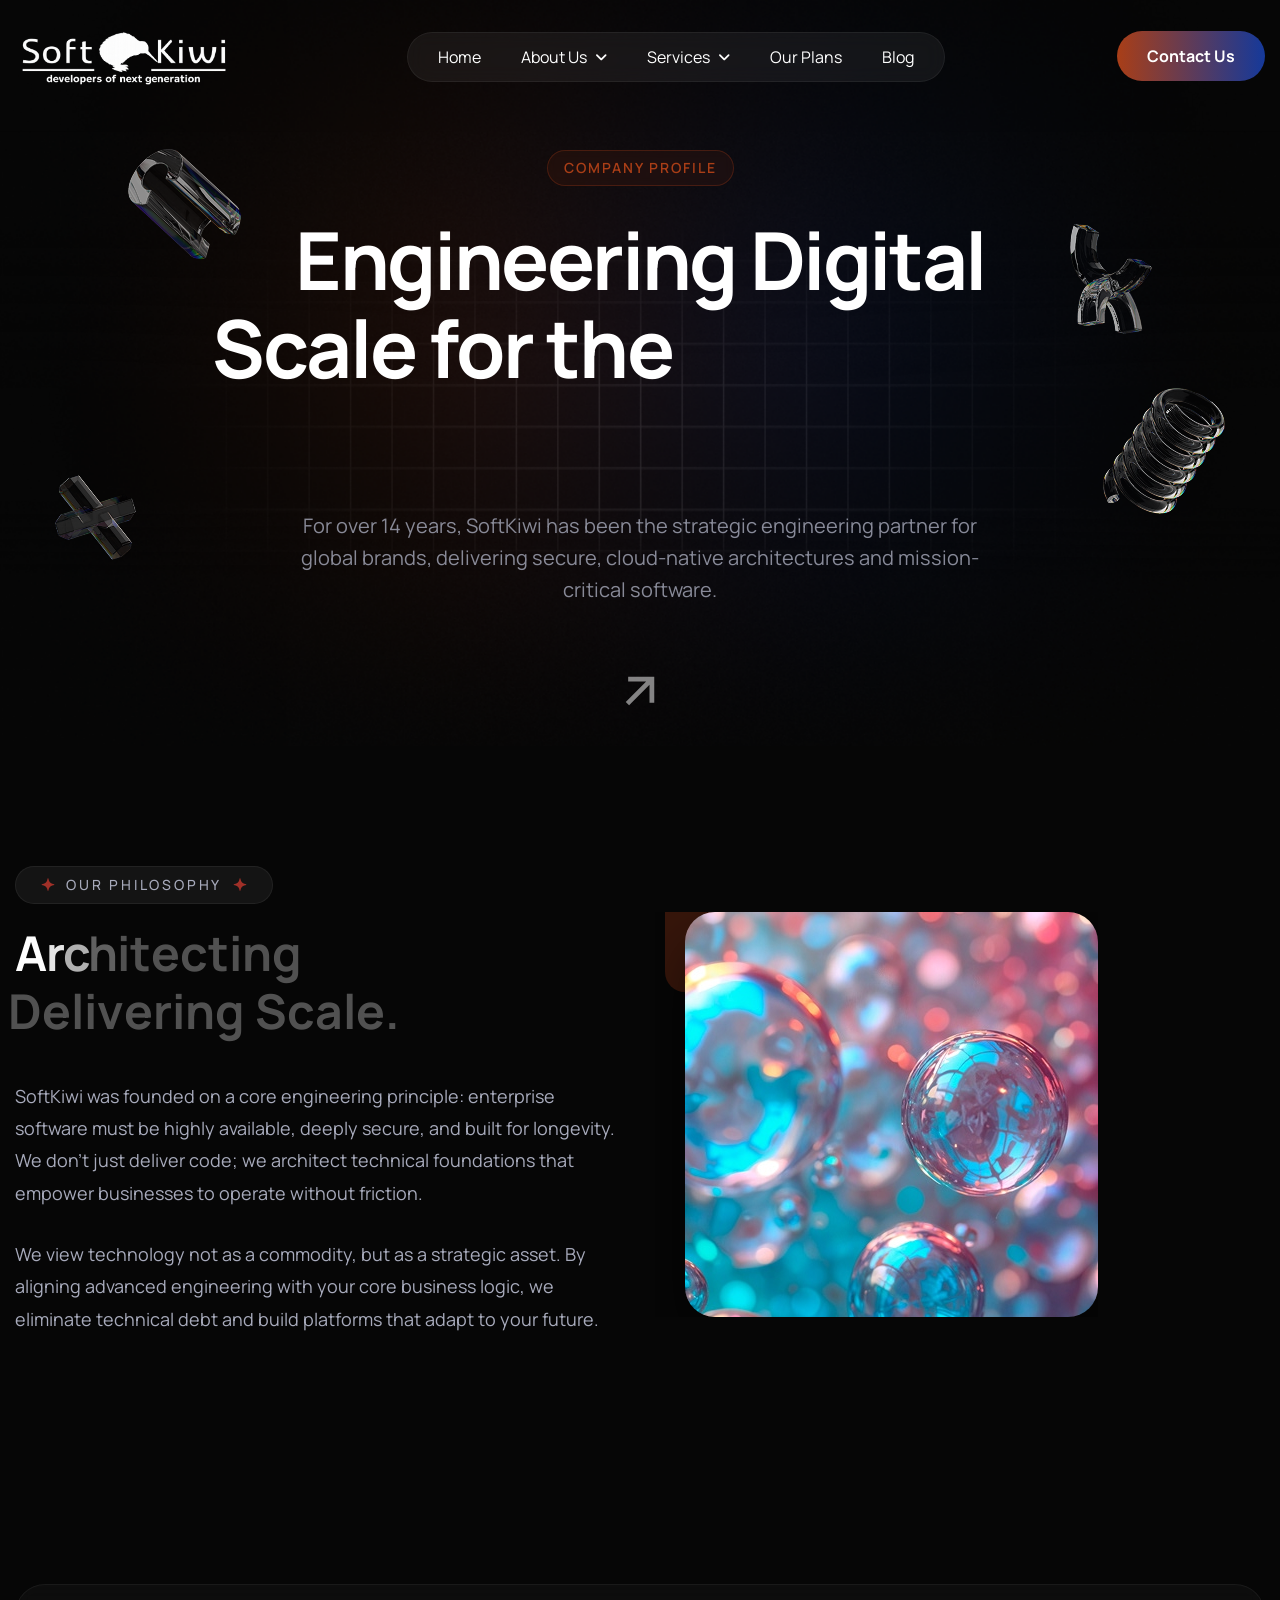
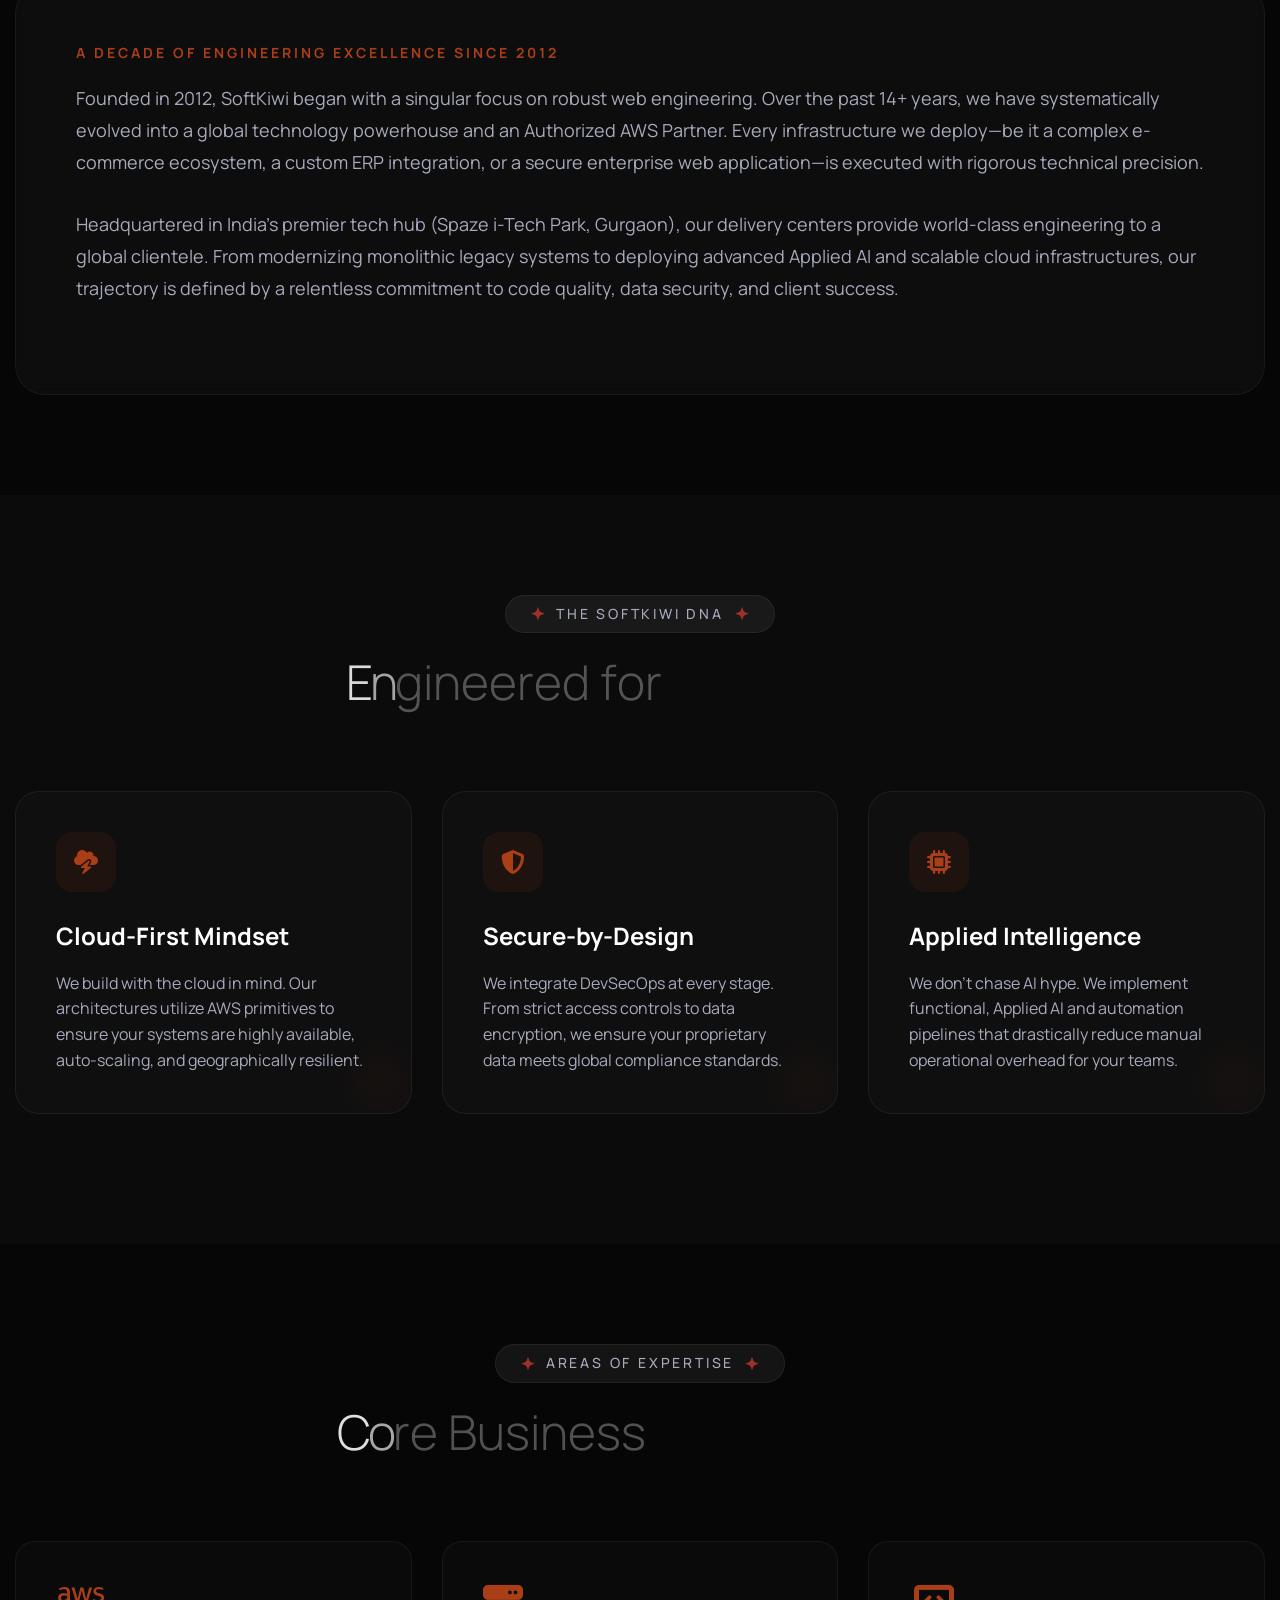
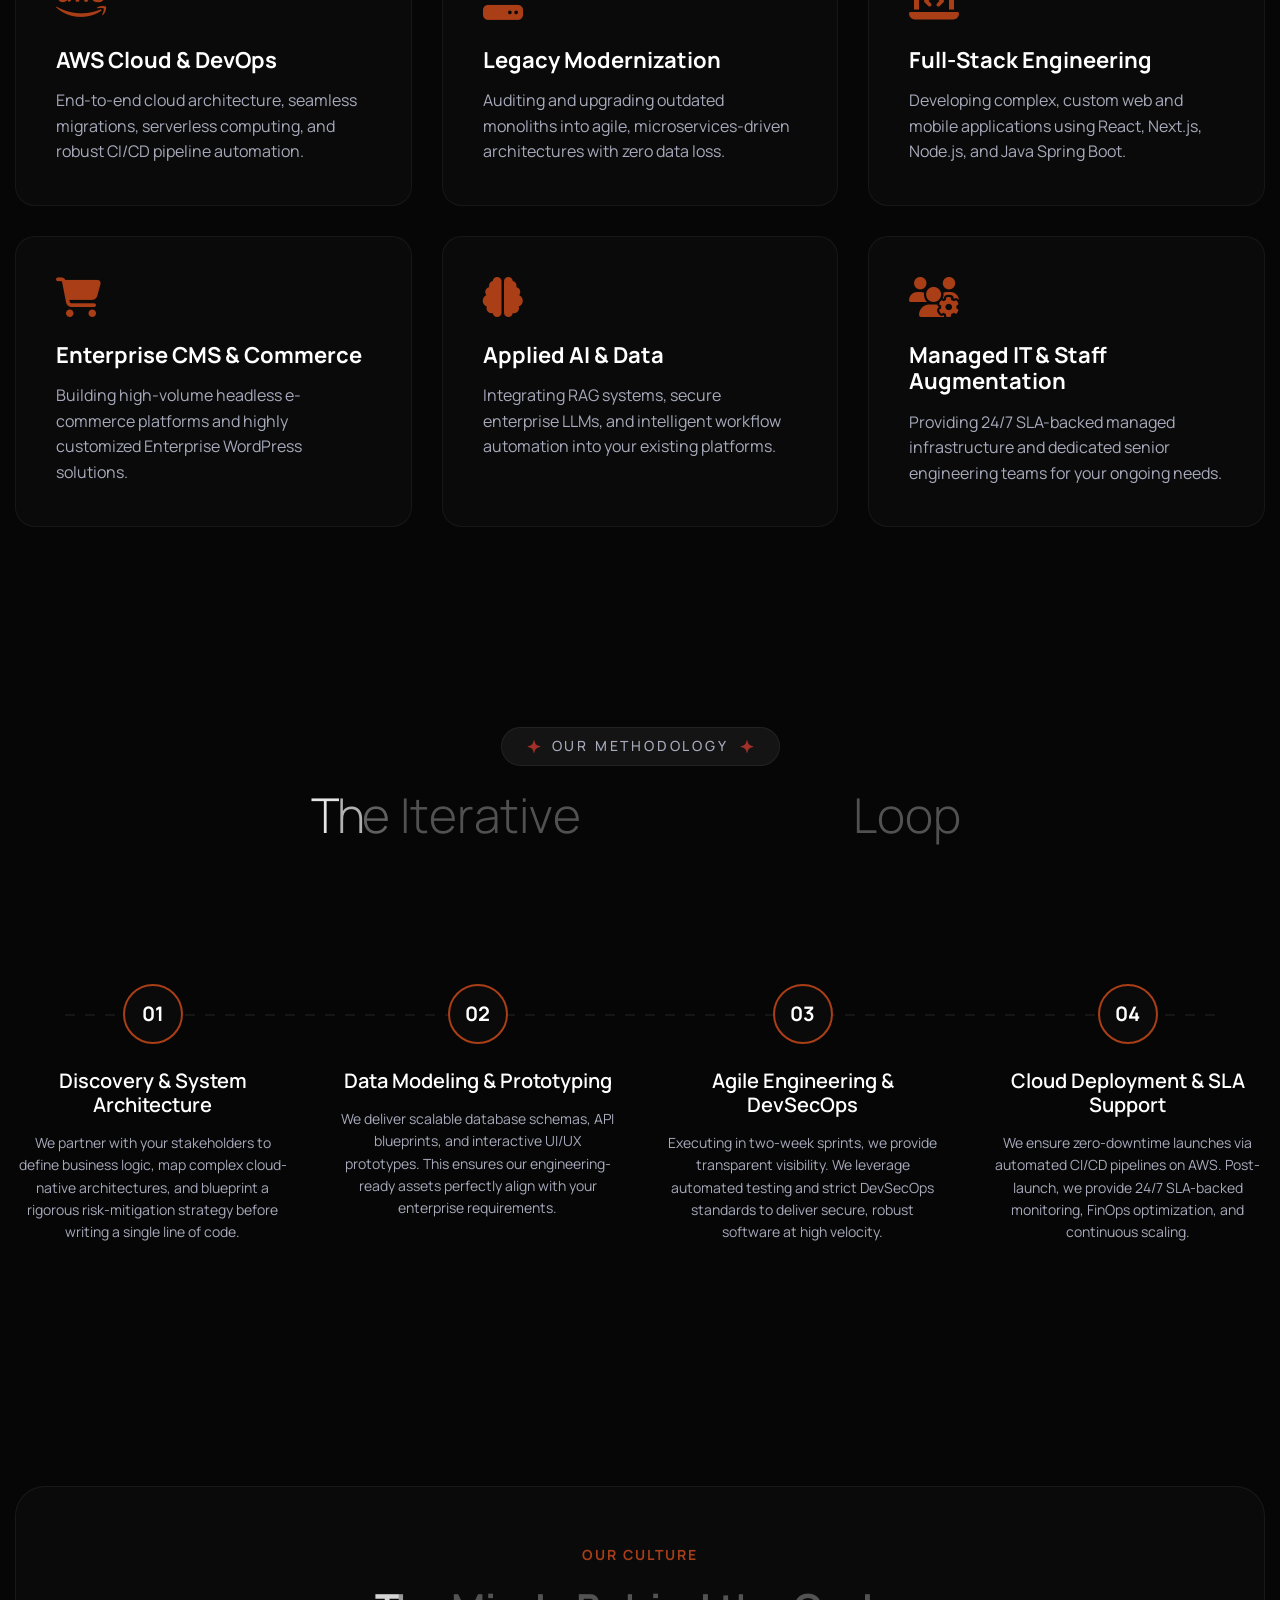
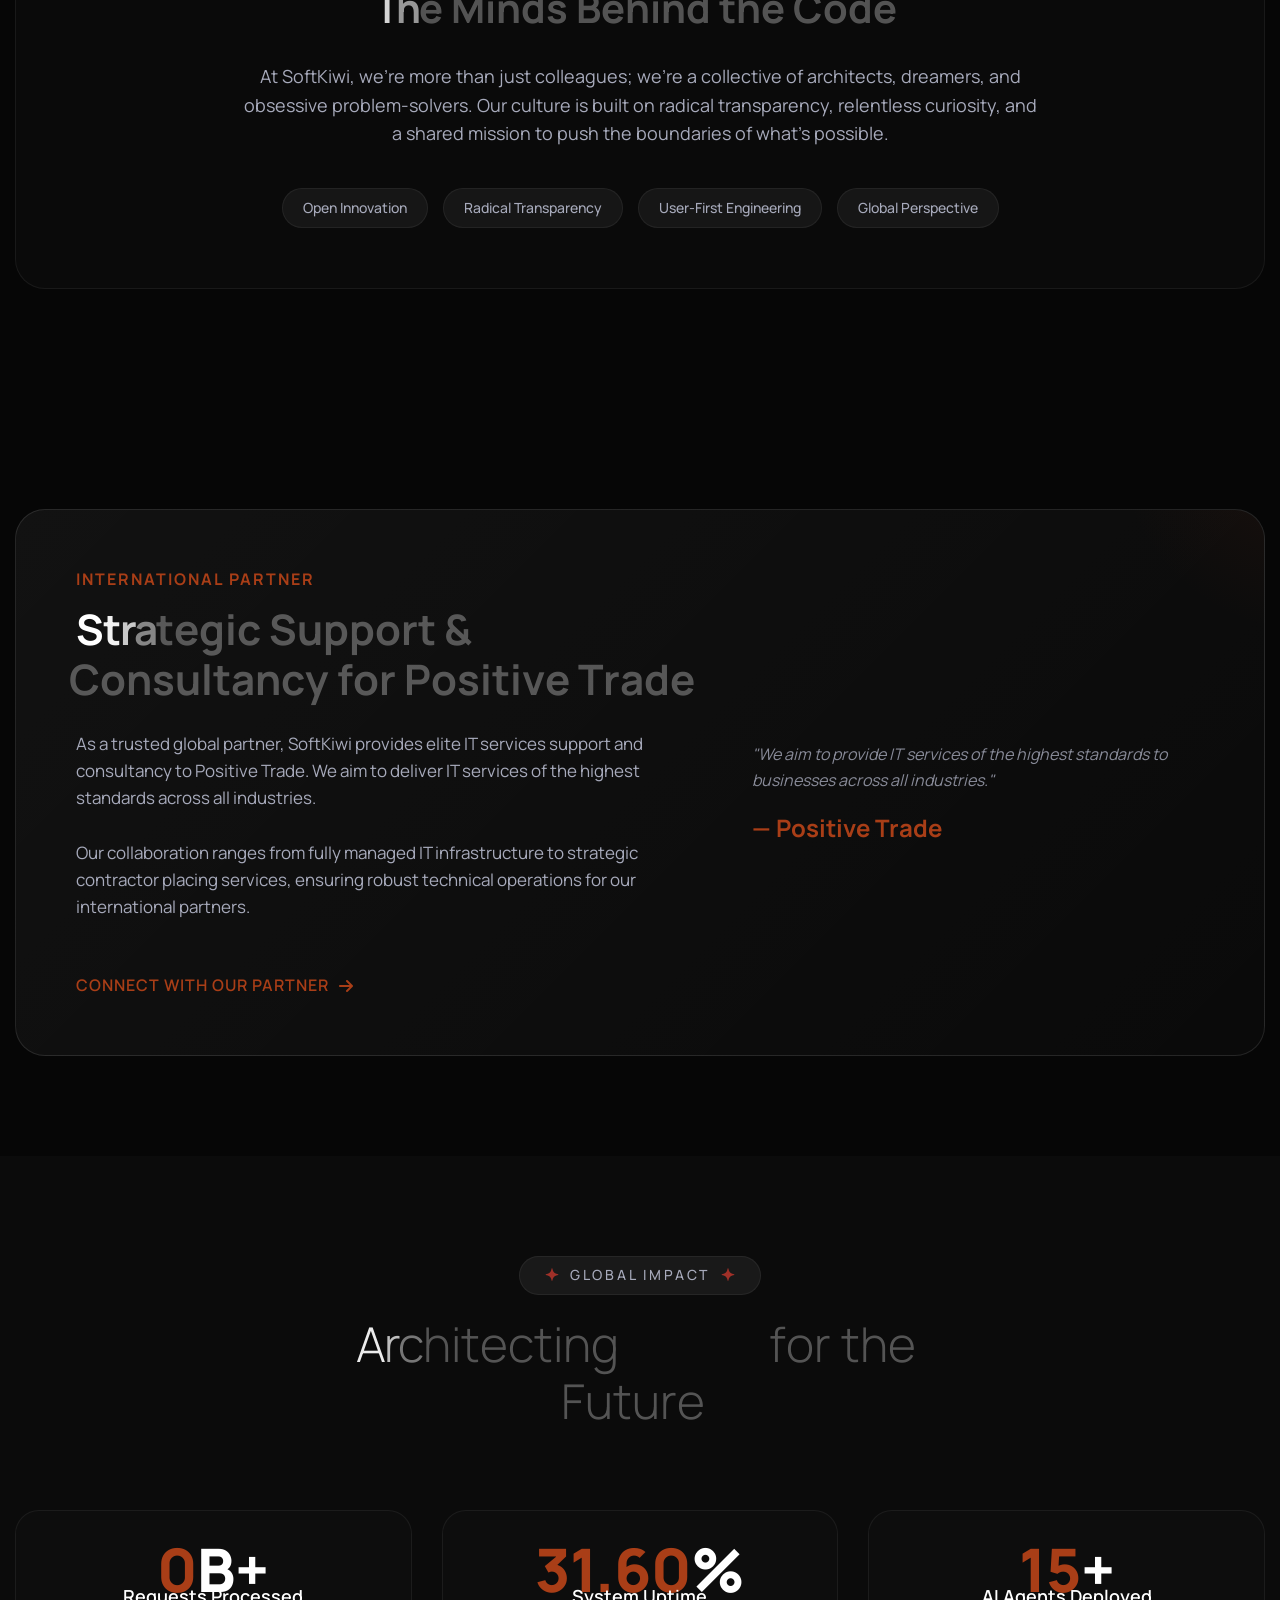
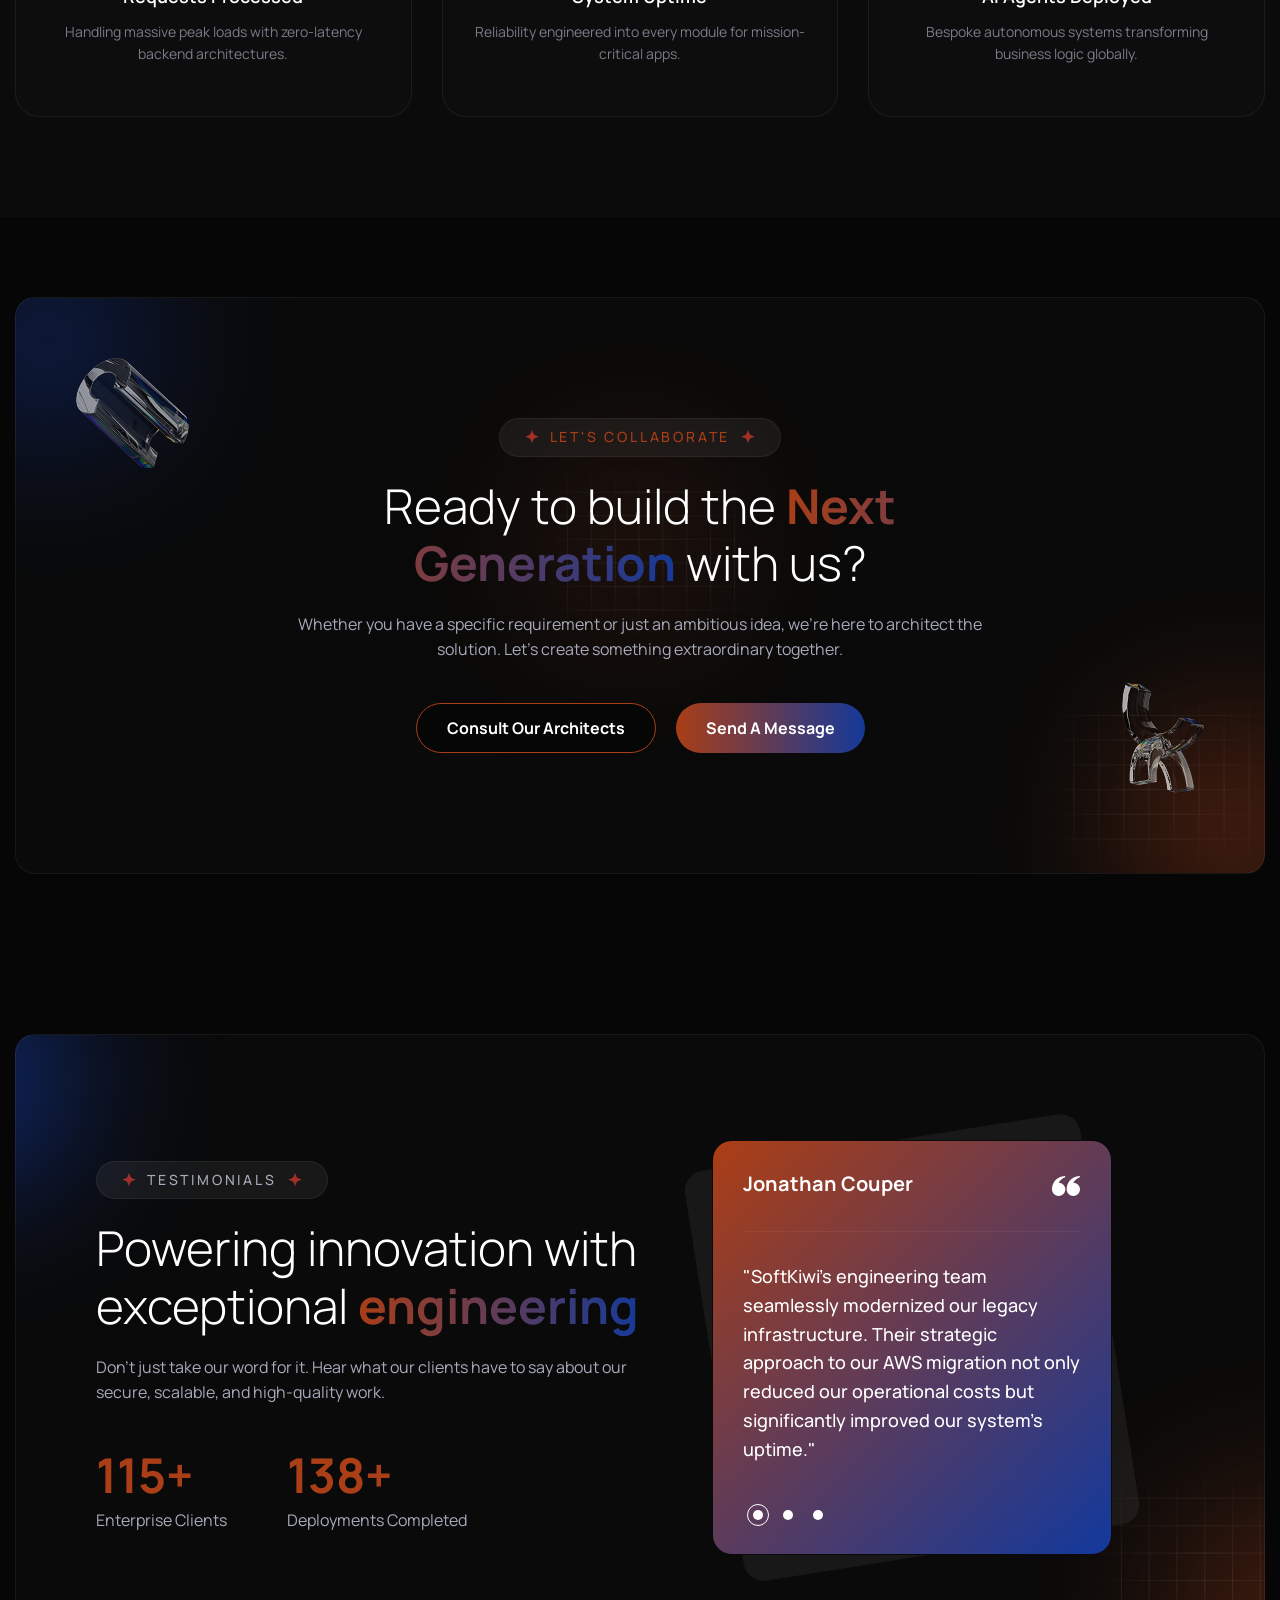
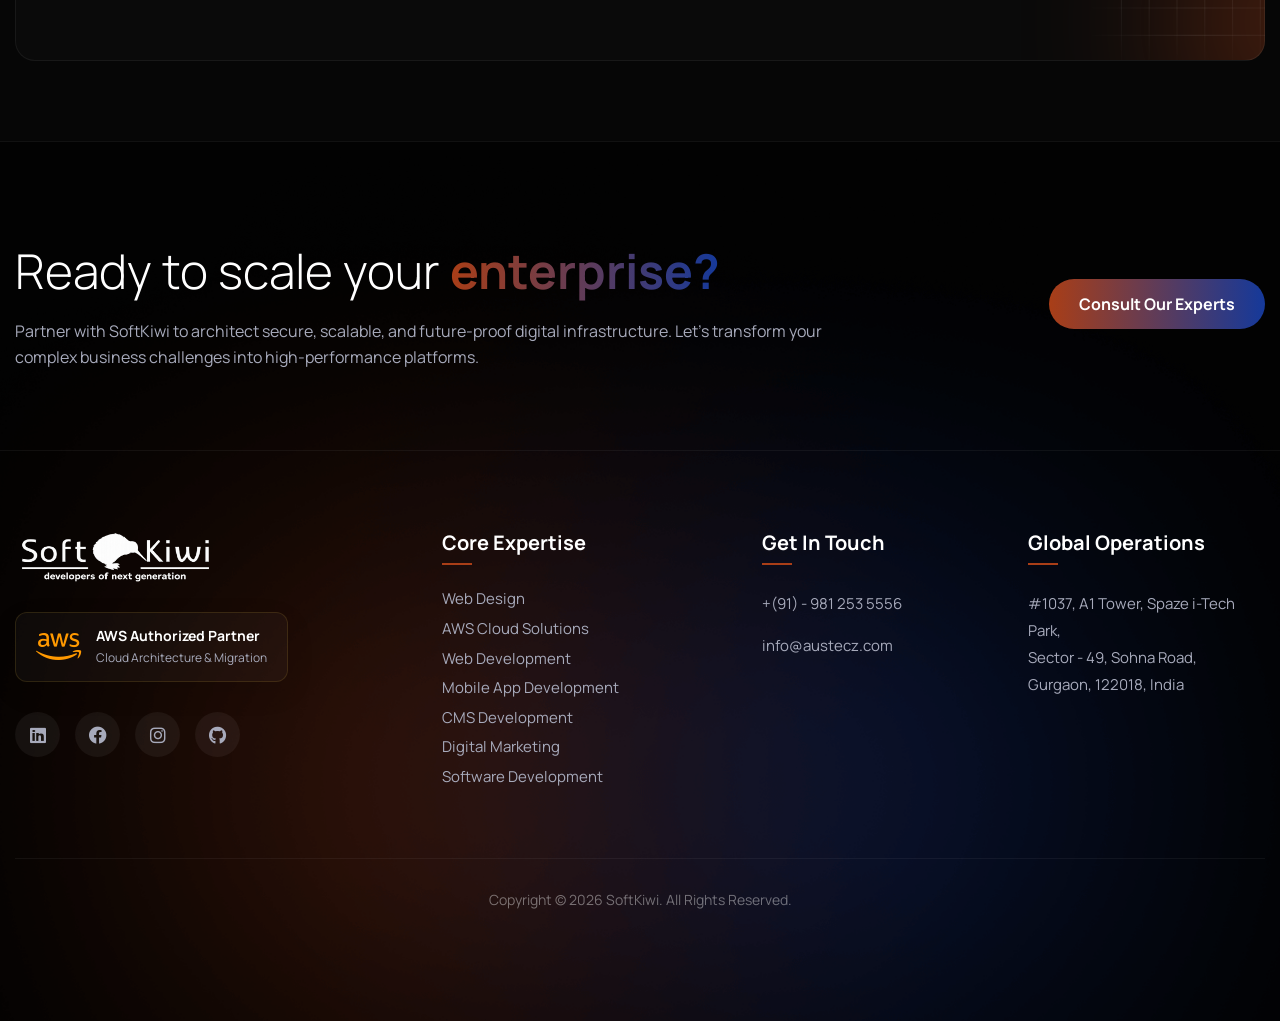
<file: about.html>
<!DOCTYPE html>
<html lang="zxx">


<!-- Mirrored from austecz.com/about.html by HTTrack Website Copier/3.x [XR&CO'2014], Mon, 22 Jun 2026 16:55:51 GMT -->
<head>
    <!-- Meta -->
    <meta charset="utf-8">
    <meta http-equiv="X-UA-Compatible" content="IE=edge">
    <meta name="viewport" content="width=device-width, initial-scale=1.0, maximum-scale=1">
    <meta name="description" content="SoftKiwi - Elite Engineering Agency">
    <meta name="keywords" content="">
    <meta name="author" content="Awaiken">
    <!-- Page Title -->
    <title>Company Profile | SoftKiwi</title>
    <!-- Favicon Icon -->
    <link rel="shortcut icon" type="image/x-icon" href="images/favicon.html">
    <!-- Google Fonts Css-->
    <link rel="preconnect" href="https://fonts.googleapis.com/">
    <link rel="preconnect" href="https://fonts.gstatic.com/" crossorigin>
    <link href="https://fonts.googleapis.com/css2?family=Manrope:wght@200..800&amp;display=swap" rel="stylesheet">
    <!-- Bootstrap Css -->
    <link href="css/bootstrap.min.css" rel="stylesheet" media="screen">
    <!-- SlickNav Css -->
    <link href="css/slicknav.min.css" rel="stylesheet">
    <!-- Swiper Css -->
    <link rel="stylesheet" href="css/swiper-bundle.min.css">
    <!-- Font Awesome Icon Css-->
    <link href="css/all.min.css" rel="stylesheet" media="screen">
    <!-- Animated Css -->
    <link href="css/animate.css" rel="stylesheet">
    <!-- Magnific Popup Core Css File -->
    <link rel="stylesheet" href="css/magnific-popup.css">
    <!-- Mouse Cursor Css File -->
    <link rel="stylesheet" href="css/mousecursor.css">
    <!-- Main Custom Css -->
    <link href="css/custom.css" rel="stylesheet" media="screen">
</head>

<body>

    <!-- Header Start -->
    <header class="main-header">
        <div class="header-sticky">
            <nav class="navbar navbar-expand-lg">
                <div class="container">
                    <!-- Logo Start -->
                    <a class="navbar-brand" href="index-2.html">

                        <img src="images/SoftKiwi-logo.png" alt="Logo">
                    </a>
                    <!-- Logo End -->

                    <!-- Main Menu Start -->
                    <div class="collapse navbar-collapse main-menu">
                        <div class="nav-menu-wrapper">
                            <ul class="navbar-nav mr-auto" id="menu">
                                <li class="nav-item"><a class="nav-link" href="index-2.html">Home</a>
                                </li>
                                <li class="nav-item submenu"><a class="nav-link">About Us</a>
                                    <ul>
                                        <li class="nav-item"><a class="nav-link" href="about.html">Company Profile</a>
                                        </li>
                                    </ul>
                                </li>
                                <li class="nav-item submenu"><a class="nav-link" href="#">Services</a>
                                    <ul>
                                        <li class="nav-item"><a class="nav-link" href="web-design.html">Web Design</a>
                                        </li>
                                        <li class="nav-item"><a class="nav-link" href="service-single.html">AWS Cloud
                                                Solutions</a></li>
                                        <li class="nav-item"><a class="nav-link" href="web-development.html">Web
                                                Development</a></li>
                                        <li class="nav-item"><a class="nav-link"
                                                href="mobile-app-development.html">Mobile App Development</a></li>
                                        <li class="nav-item"><a class="nav-link" href="cms-development.html">CMS
                                                Development</a></li>
                                        <li class="nav-item"><a class="nav-link" href="service-single.html">Digital
                                                Marketing</a></li>
                                        <li class="nav-item"><a class="nav-link"
                                                href="software-development.html">Software Development</a></li>
                                    </ul>
                                </li>
                                <li class="nav-item"><a class="nav-link" href="plans.html">Our Plans</a></li>
                                <!-- <li class="nav-item"><a class="nav-link" href="projects.html">Our Work</a></li> -->
                                <li class="nav-item"><a class="nav-link" href="blog.html">Blog</a></li>
                            </ul>
                        </div>

                        <!-- Header Btn Start -->
                        <div class="header-btn">
                            <a href="contact.html" class="btn-default">Contact Us</a>
                        </div>
                        <!-- Header Btn End -->
                    </div>
                    <!-- Main Menu End -->
                    <div class="navbar-toggle"></div>
                </div>
            </nav>
            <div class="responsive-menu"></div>
        </div>
    </header>
    <!-- Header End -->

    <!-- About Hero Section Start -->
    <div class="about-hero">
        <div class="container">
            <div class="row">
                <div class="col-lg-12">
                    <!-- About Hero Content Start -->
                    <div class="about-hero-content">
                        <div class="about-hero-label wow fadeInUp">Company Profile</div>
                        <h1 class="wow fadeInUp text-effect" data-wow-delay="0.2s" data-cursor="-opaque">Engineering
                            Digital Scale for the <span>Enterprise Era</span></h1>
                        <p class="wow fadeInUp" data-wow-delay="0.4s">For over 14 years, SoftKiwi has been the strategic
                            engineering partner for global brands, delivering secure, cloud-native architectures and
                            mission-critical software.</p>
                    </div>
                    <!-- About Hero Content End -->
                </div>
            </div>
        </div>
        <!-- Scroll Indicator -->
        <div class="hero-scroll-indicator wow fadeIn" data-wow-delay="1s">
            <img src="images/arrow-white.svg" alt="Scroll Down">
        </div>
    </div>
    <!-- About Hero Section End -->


    <!-- Vision Section Start -->
    <div class="vision-section">
        <div class="container">
            <div class="row align-items-center">
                <div class="col-lg-6">
                    <!-- Vision Content Start -->
                    <div class="vision-content">
                        <div class="section-title">
                            <h3 class="wow fadeInUp">Our Philosophy</h3>
                            <h2 class="wow fadeInUp text-effect" data-wow-delay="0.2s" data-cursor="-opaque">
                                Architecting <span>Resilience.</span> Delivering Scale.</h2>
                        </div>
                        <p class="wow fadeInUp" data-wow-delay="0.4s">SoftKiwi was founded on a core engineering
                            principle: enterprise software must be highly available, deeply secure, and built for
                            longevity. We don't just deliver code; we architect technical foundations that empower
                            businesses to operate without friction.</p>
                        <p class="wow fadeInUp" data-wow-delay="0.6s">We view technology not as a commodity, but as a
                            strategic asset. By aligning advanced engineering with your core business logic, we
                            eliminate technical debt and build platforms that adapt to your future.</p>
                    </div>
                    <!-- Vision Content End -->
                </div>
                <div class="col-lg-6">
                    <!-- Vision Image Start -->
                    <div class="vision-image reveal">
                        <figure class="image-anime">
                            <img src="images/building-smarter-image.jpg" alt="SoftKiwi Architecture Vision">
                        </figure>
                    </div>
                    <!-- Vision Image End -->
                </div>
            </div>
        </div>
    </div>
    <!-- Vision Section End -->

    <!-- Journey Section Start -->
    <div class="journey-section">
        <div class="container">
            <div class="row">
                <div class="col-lg-12">
                    <div class="journey-content wow fadeInUp">
                        <h3>A Decade of Engineering Excellence Since 2012</h3>
                        <p>Founded in 2012, SoftKiwi began with a singular focus on robust web engineering. Over the
                            past 14+ years, we have systematically evolved into a global technology powerhouse and an
                            Authorized AWS Partner. Every infrastructure we deploy—be it a complex e-commerce ecosystem,
                            a custom ERP integration, or a secure enterprise web application—is executed with rigorous
                            technical precision.</p>
                        <p style="margin-top: 25px;">Headquartered in India's premier tech hub (Spaze i-Tech Park,
                            Gurgaon), our delivery centers provide world-class engineering to a global clientele. From
                            modernizing monolithic legacy systems to deploying advanced Applied AI and scalable cloud
                            infrastructures, our trajectory is defined by a relentless commitment to code quality, data
                            security, and client success.</p>
                    </div>
                </div>
            </div>
        </div>
    </div>
    <!-- Journey Section End -->

    <!-- DNA Section Start -->
    <div class="dna-section">
        <div class="container">
            <div class="row section-row">
                <div class="col-lg-12">
                    <div class="section-title section-title-center">
                        <h3 class="wow fadeInUp">The SoftKiwi DNA</h3>
                        <h2 class="wow fadeInUp text-effect" data-wow-delay="0.2s" data-cursor="-opaque">Engineered for
                            <span>Excellence</span></h2>
                    </div>
                </div>
            </div>
            <div class="row">
                <div class="col-lg-4 col-md-6">
                    <!-- DNA Pillar Start -->
                    <div class="dna-pillar wow fadeInUp" data-wow-delay="0.4s">
                        <div class="dna-icon">
                            <i class="fa-solid fa-cloud-bolt"></i>
                        </div>
                        <h3>Cloud-First Mindset</h3>
                        <p>We build with the cloud in mind. Our architectures utilize AWS primitives to ensure your
                            systems are highly available, auto-scaling, and geographically resilient.</p>
                    </div>
                    <!-- DNA Pillar End -->
                </div>
                <div class="col-lg-4 col-md-6">
                    <!-- DNA Pillar Start -->
                    <div class="dna-pillar wow fadeInUp" data-wow-delay="0.6s">
                        <div class="dna-icon">
                            <i class="fa-solid fa-shield-halved"></i>
                        </div>
                        <h3>Secure-by-Design</h3>
                        <p>We integrate DevSecOps at every stage. From strict access controls to data encryption, we
                            ensure your proprietary data meets global compliance standards.</p>
                    </div>
                    <!-- DNA Pillar End -->
                </div>
                <div class="col-lg-4 col-md-6">
                    <!-- DNA Pillar Start -->
                    <div class="dna-pillar wow fadeInUp" data-wow-delay="0.8s">
                        <div class="dna-icon">
                            <i class="fa-solid fa-microchip"></i>
                        </div>
                        <h3>Applied Intelligence</h3>
                        <p>We don't chase AI hype. We implement functional, Applied AI and automation pipelines that
                            drastically reduce manual operational overhead for your teams.</p>
                    </div>
                    <!-- DNA Pillar End -->
                </div>
            </div>
        </div>
    </div>
    <!-- DNA Section End -->

    <!-- Expertise Section Start -->
    <div class="expertise-section">
        <div class="container">
            <div class="row section-row">
                <div class="col-lg-12">
                    <div class="section-title section-title-center">
                        <h3 class="wow fadeInUp">Areas of Expertise</h3>
                        <h2 class="wow fadeInUp text-effect" data-wow-delay="0.2s" data-cursor="-opaque">Core Business
                            <span>Capabilities</span></h2>
                    </div>
                </div>
            </div>
            <div class="expertise-grid">
                <!-- Expertise Item 1 -->
                <div class="expertise-item wow fadeInUp" data-wow-delay="0.3s">
                    <i class="fa-brands fa-aws"></i>
                    <h4>AWS Cloud & DevOps</h4>
                    <p>End-to-end cloud architecture, seamless migrations, serverless computing, and robust CI/CD
                        pipeline automation.</p>
                </div>
                <!-- Expertise Item 2 -->
                <div class="expertise-item wow fadeInUp" data-wow-delay="0.4s">
                    <i class="fa-solid fa-server"></i>
                    <h4>Legacy Modernization</h4>
                    <p>Auditing and upgrading outdated monoliths into agile, microservices-driven architectures with
                        zero data loss.</p>
                </div>
                <!-- Expertise Item 3 -->
                <div class="expertise-item wow fadeInUp" data-wow-delay="0.5s">
                    <i class="fa-solid fa-laptop-code"></i>
                    <h4>Full-Stack Engineering</h4>
                    <p>Developing complex, custom web and mobile applications using React, Next.js, Node.js, and Java
                        Spring Boot.</p>
                </div>
                <!-- Expertise Item 4 -->
                <div class="expertise-item wow fadeInUp" data-wow-delay="0.6s">
                    <i class="fa-solid fa-cart-shopping"></i>
                    <h4>Enterprise CMS & Commerce</h4>
                    <p>Building high-volume headless e-commerce platforms and highly customized Enterprise WordPress
                        solutions.</p>
                </div>
                <!-- Expertise Item 5 -->
                <div class="expertise-item wow fadeInUp" data-wow-delay="0.7s">
                    <i class="fa-solid fa-brain"></i>
                    <h4>Applied AI & Data</h4>
                    <p>Integrating RAG systems, secure enterprise LLMs, and intelligent workflow automation into your
                        existing platforms.</p>
                </div>
                <!-- Expertise Item 6 -->
                <div class="expertise-item wow fadeInUp" data-wow-delay="0.8s">
                    <i class="fa-solid fa-users-gear"></i>
                    <h4>Managed IT & Staff Augmentation</h4>
                    <p>Providing 24/7 SLA-backed managed infrastructure and dedicated senior engineering teams for your
                        ongoing needs.</p>
                </div>
            </div>
        </div>
    </div>
    <!-- Expertise Section End -->

    <!-- Methodology Section Start -->
    <div class="methodology-section">
        <div class="container">
            <div class="row section-row">
                <div class="col-lg-12">
                    <div class="section-title section-title-center">
                        <h3 class="wow fadeInUp">Our Methodology</h3>
                        <h2 class="wow fadeInUp text-effect" data-wow-delay="0.2s" data-cursor="-opaque">The Iterative
                            <span>Innovation</span> Loop</h2>
                    </div>
                </div>
            </div>
            <div class="row">
                <div class="col-lg-12">
                    <div class="methodology-container">
                        <!-- Step Start -->
                        <div class="methodology-step wow fadeInUp" data-wow-delay="0.3s">
                            <div class="step-number">01</div>
                            <h3>Discovery & System Architecture</h3>
                            <p>We partner with your stakeholders to define business logic, map complex cloud-native
                                architectures, and blueprint a rigorous risk-mitigation strategy before writing a single
                                line of code.</p>
                        </div>
                        <!-- Step End -->

                        <!-- Step Start -->
                        <div class="methodology-step wow fadeInUp" data-wow-delay="0.5s">
                            <div class="step-number">02</div>
                            <h3>Data Modeling & Prototyping</h3>
                            <p>We deliver scalable database schemas, API blueprints, and interactive UI/UX prototypes.
                                This ensures our engineering-ready assets perfectly align with your enterprise
                                requirements.</p>
                        </div>
                        <!-- Step End -->

                        <!-- Step Start -->
                        <div class="methodology-step wow fadeInUp" data-wow-delay="0.7s">
                            <div class="step-number">03</div>
                            <h3>Agile Engineering & DevSecOps</h3>
                            <p>Executing in two-week sprints, we provide transparent visibility. We leverage automated
                                testing and strict DevSecOps standards to deliver secure, robust software at high
                                velocity.</p>
                        </div>
                        <!-- Step End -->

                        <!-- Step Start -->
                        <div class="methodology-step wow fadeInUp" data-wow-delay="0.9s">
                            <div class="step-number">04</div>
                            <h3>Cloud Deployment & SLA Support</h3>
                            <p>We ensure zero-downtime launches via automated CI/CD pipelines on AWS. Post-launch, we
                                provide 24/7 SLA-backed monitoring, FinOps optimization, and continuous scaling.</p>
                        </div>
                        <!-- Step End -->
                    </div>
                </div>
            </div>
        </div>
    </div>
    <!-- Methodology Section End -->

    <!-- Human Element Section Start -->
    <div class="human-section">
        <div class="container">
            <div class="row">
                <div class="col-lg-12">
                    <!-- Culture Card Start -->
                    <div class="culture-card wow fadeInUp">
                        <h3 class="wow fadeInUp"
                            style="color: var(--accent-color); text-transform: uppercase; letter-spacing: 2px; font-size: 14px; margin-bottom: 20px;">
                            Our Culture</h3>
                        <h2 class="wow fadeInUp text-effect" data-wow-delay="0.2s" data-cursor="-opaque">The Minds
                            Behind the <span>Code</span></h2>
                        <p class="wow fadeInUp" data-wow-delay="0.4s">At SoftKiwi, we're more than just colleagues;
                            we're a collective of architects, dreamers, and obsessive problem-solvers. Our culture is
                            built on radical transparency, relentless curiosity, and a shared mission to push the
                            boundaries of what's possible.</p>
                        <div class="culture-tags wow fadeInUp" data-wow-delay="0.6s">
                            <span class="culture-tag">Open Innovation</span>
                            <span class="culture-tag">Radical Transparency</span>
                            <span class="culture-tag">User-First Engineering</span>
                            <span class="culture-tag">Global Perspective</span>
                        </div>
                    </div>
                    <!-- Culture Card End -->
                </div>
            </div>
        </div>
    </div>
    <!-- Human Element Section End -->

    <!-- Partner Section Start -->
    <div class="partner-section">
        <div class="container">
            <div class="row">
                <div class="col-lg-12">
                    <div class="partner-card wow fadeInUp">
                        <div class="row align-items-center">
                            <div class="col-lg-7">
                                <div class="partner-info">
                                    <h3>International Partner</h3>
                                    <h2 class="wow fadeInUp text-effect" data-wow-delay="0.2s" data-cursor="-opaque">
                                        Strategic Support & Consultancy for <span>Positive Trade</span></h2>
                                    <p>As a trusted global partner, SoftKiwi provides elite IT services support and
                                        consultancy to Positive Trade. We aim to deliver IT services of the highest
                                        standards across all industries.</p>
                                    <p style="margin-top: 15px;">Our collaboration ranges from fully managed IT
                                        infrastructure to strategic contractor placing services, ensuring robust
                                        technical operations for our international partners.</p>
                                    <a href="contact.html" class="partner-link">Connect with our Partner <i
                                            class="fa-solid fa-arrow-right"></i></a>
                                </div>
                            </div>
                            <div class="col-lg-5">
                                <div class="partner-extra wow fadeIn" data-wow-delay="0.5s">
                                    <div class="section-title" style="margin-bottom: 0;">
                                        <p style="font-style: italic; opacity: 0.8;">"We aim to provide IT services of
                                            the highest standards to businesses across all industries."</p>
                                        <h4 style="color: var(--accent-color); margin-top: 20px;">— Positive Trade</h4>
                                    </div>
                                </div>
                            </div>
                        </div>
                    </div>
                </div>
            </div>
        </div>
    </div>
    <!-- Partner Section End -->
    <!-- Global Impact Section Start -->
    <div class="impact-section">
        <div class="container">
            <div class="row section-row">
                <div class="col-lg-12">
                    <div class="section-title section-title-center">
                        <h3 class="wow fadeInUp">Global Impact</h3>
                        <h2 class="wow fadeInUp text-effect" data-wow-delay="0.2s" data-cursor="-opaque">Architecting
                            <span>Scale</span> for the Future</h2>
                    </div>
                </div>
            </div>
            <div class="impact-grid">
                <!-- Impact Item Start -->
                <div class="impact-item wow fadeInUp" data-wow-delay="0.4s">
                    <span class="impact-value"><span class="counter">1</span>B+</span>
                    <span class="impact-label">Requests Processed</span>
                    <p class="impact-desc">Handling massive peak loads with zero-latency backend architectures.</p>
                </div>
                <!-- Impact Item End -->

                <!-- Impact Item Start -->
                <div class="impact-item wow fadeInUp" data-wow-delay="0.6s">
                    <span class="impact-value"><span class="counter">99.99</span>%</span>
                    <span class="impact-label">System Uptime</span>
                    <p class="impact-desc">Reliability engineered into every module for mission-critical apps.</p>
                </div>
                <!-- Impact Item End -->

                <!-- Impact Item Start -->
                <div class="impact-item wow fadeInUp" data-wow-delay="0.8s">
                    <span class="impact-value"><span class="counter">50</span>+</span>
                    <span class="impact-label">AI Agents Deployed</span>
                    <p class="impact-desc">Bespoke autonomous systems transforming business logic globally.</p>
                </div>
                <!-- Impact Item End -->
            </div>
        </div>
    </div>
    <!-- Global Impact Section End -->

    <!-- CTA Box Section Start -->
    <div class="cta-box">
        <div class="container">
            <div class="row">
                <div class="col-lg-12">
                    <!-- CTA Box Box Start -->
                    <div class="cta-box-box">
                        <!-- CTA Box Content Start -->
                        <div class="cta-box-content">
                            <!-- Section Title Start -->
                            <div class="section-title">
                                <h3 class="wow fadeInUp" style="color: var(--accent-color);">Let's Collaborate</h3>
                                <h2 class="wow fadeInUp" data-wow-delay="0.2s" data-cursor="-opaque">Ready to build the
                                    <span>Next Generation</span> with us?</h2>
                                <p class="wow fadeInUp" data-wow-delay="0.4s">Whether you have a specific requirement or
                                    just an ambitious idea, we're here to architect the solution. Let's create something
                                    extraordinary together.</p>
                            </div>
                            <!-- Section Title End -->

                            <!-- CTA Box Body Start -->
                            <div class="cta-box-body wow fadeInUp" data-wow-delay="0.6s">
                                <a href="contact.html" class="btn-default btn-highlighted">Consult Our Architects</a>
                                <a href="contact.html" class="btn-default">Send a Message</a>
                            </div>
                            <!-- CTA Box Body End -->
                        </div>
                        <!-- CTA Box Content End -->
                    </div>
                    <!-- CTA Box Box End -->
                </div>
            </div>
        </div>
    </div>
    <!-- CTA Box Section End -->

    <!-- Our Testimonials Section Start -->
    <div class="our-testimonials">
        <div class="container">
            <div class="row">
                <div class="col-lg-12">
                    <div class="testimonials-box">
                        <!-- Testimonials Content Start -->
                        <div class="testimonials-content">
                            <!-- Section Title Start -->
                            <div class="section-title">
                                <h3 class="wow fadeInUp">testimonials</h3>
                                <h2 class="wow fadeInUp" data-wow-delay="0.2s" data-cursor="-opaque">Powering innovation
                                    with exceptional <span>engineering</span></h2>
                                <p class="wow fadeInUp" data-wow-delay="0.4s">Don't just take our word for it. Hear what
                                    our clients have to say about our secure, scalable, and high-quality work.</p>
                            </div>
                            <!-- Section Title End -->

                            <!-- Testimonials Body Start -->
                            <div class="testimonials-body">
                                <!-- Testimonials Counter Item Start -->
                                <div class="testimonials-counter-item">
                                    <h2><span class="counter">450</span>+</h2>
                                    <p>Enterprise Clients</p>
                                </div>
                                <!-- Testimonials Counter Item End -->
                                <!-- Testimonials Counter Item Start -->
                                <div class="testimonials-counter-item">
                                    <h2><span class="counter">550</span>+</h2>
                                    <p>Deployments Completed</p>
                                </div>
                                <!-- Testimonials Counter Item End -->
                            </div>
                            <!-- Testimonials Body End -->
                        </div>
                        <!-- Testimonials Content End -->

                        <!-- Testimonial Slider Start -->
                        <div class="testimonial-slider">
                            <div class="swiper">
                                <div class="swiper-wrapper">
                                    <!-- Testimonial Slide Start -->
                                    <div class="swiper-slide">
                                        <div class="testimonial-item">
                                            <div class="testimonial-header">
                                                <div class="testimonial-author">
                                                    <div class="author-content">
                                                        <h3>Jonathan Couper</h3>
                                                    </div>
                                                </div>
                                                <div class="testimonial-quotes-img">
                                                    <img src="images/testimonials-quotes-img.svg" alt="">
                                                </div>
                                            </div>
                                            <div class="testimonial-content">
                                                <p>"SoftKiwi's engineering team seamlessly modernized our legacy
                                                    infrastructure. Their strategic approach to our AWS migration not
                                                    only reduced our operational costs but significantly improved our
                                                    system's uptime."</p>
                                            </div>
                                        </div>
                                    </div>
                                    <!-- Testimonial Slide End -->

                                    <!-- Testimonial Slide Start -->
                                    <div class="swiper-slide">
                                        <div class="testimonial-item">
                                            <div class="testimonial-header">
                                                <div class="testimonial-author">
                                                    <div class="author-content">
                                                        <h3>Kohinoor Singh</h3>
                                                    </div>
                                                </div>
                                                <div class="testimonial-quotes-img">
                                                    <img src="images/testimonials-quotes-img.svg" alt="">
                                                </div>
                                            </div>
                                            <div class="testimonial-content">
                                                <p>"We engaged SoftKiwi for a complex enterprise software build. Their
                                                    deep expertise in full-stack architecture and automated workflows
                                                    transformed our daily operations. They understand business logic
                                                    just as well as code."</p>
                                            </div>
                                        </div>
                                    </div>
                                    <!-- Testimonial Slide End -->

                                    <!-- Testimonial Slide Start -->
                                    <div class="swiper-slide">
                                        <div class="testimonial-item">
                                            <div class="testimonial-header">
                                                <div class="testimonial-author">
                                                    <div class="author-content">
                                                        <h3>Sam R.</h3>
                                                    </div>
                                                </div>
                                                <div class="testimonial-quotes-img">
                                                    <img src="images/testimonials-quotes-img.svg" alt="">
                                                </div>
                                            </div>
                                            <div class="testimonial-content">
                                                <p>"Unmatched technical competence. The SoftKiwi team delivered our
                                                    highly scalable e-commerce infrastructure ahead of schedule. Their
                                                    post-launch support and proactive server management have been
                                                    flawless. 10/10."</p>
                                            </div>
                                        </div>
                                    </div>
                                    <!-- Testimonial Slide End -->
                                </div>
                                <div class="testimonial-pagination"></div>
                            </div>
                        </div>
                        <!-- Testimonial Slider End -->
                    </div>
                </div>
            </div>
        </div>
    </div>
    <!-- Our Testimonials Section End -->

    <!-- Footer Start -->
    <footer class="main-footer">
        <div class="container">
            <div class="row section-row align-items-center">
                <div class="col-lg-8">
                    <div class="section-title">
                        <h2 class="wow fadeInUp" data-cursor="-opaque">Ready to scale your <span>enterprise?</span></h2>
                        <p class="wow fadeInUp" data-wow-delay="0.2s">Partner with SoftKiwi to architect secure,
                            scalable, and future-proof digital infrastructure. Let's transform your complex business
                            challenges into high-performance platforms.</p>
                    </div>
                </div>

                <div class="col-lg-4 text-lg-end">
                    <div class="section-btn wow fadeInUp" data-wow-delay="0.4s">
                        <a href="contact.html" class="btn-default">Consult Our Experts</a>
                    </div>
                </div>
            </div>

            <div class="row">
                <div class="col-lg-4 col-md-12 mb-4 mb-lg-0">
                    <div class="about-footer">
                        <div class="footer-logo">
                            <img src="images/SoftKiwi-logo.png" alt="SoftKiwi Logo">
                        </div>

                        <div class="aws-partner-badge wow fadeInUp" data-wow-delay="0.2s">
                            <i class="fa-brands fa-aws"></i>
                            <div>
                                <span>AWS Authorized Partner</span>
                                <span>Cloud Architecture & Migration</span>
                            </div>
                        </div>

                        <div class="footer-social-links wow fadeInUp" data-wow-delay="0.3s">
                            <a href="https://in.linkedin.com/company/softkiwi-corporation" target="_blank"><i
                                    class="fa-brands fa-linkedin"></i></a>
                            <a href="https://www.facebook.com/softkiwi/" target="_blank"><i
                                    class="fa-brands fa-facebook"></i></a>
                            <a href="https://www.instagram.com/softkiwitech/" target="_blank"><i
                                    class="fa-brands fa-instagram"></i></a>
                            <a href="https://github.com/softkiwi" target="_blank"><i
                                    class="fa-brands fa-github"></i></a>
                        </div>
                    </div>
                </div>

                <div class="col-lg-3 col-md-4 mb-4 mb-md-0">
                    <div class="footer-links">
                        <h3>Core Expertise</h3>
                        <ul>
                            <li><a href="web-design.html">Web Design</a></li>
                            <li><a href="aws-cloud-solutions.html">AWS Cloud Solutions</a></li>
                            <li><a href="web-development.html">Web Development</a></li>
                            <li><a href="mobile-app-development.html">Mobile App Development</a></li>
                            <li><a href="cms-development.html">CMS Development</a></li>
                            <li><a href="digital-marketing.html">Digital Marketing</a></li>
                            <li><a href="software-development.html">Software Development</a></li>
                        </ul>
                    </div>
                </div>

                <div class="col-lg-5 col-md-8">
                    <div class="row">
                        <div class="col-sm-6">
                            <div class="footer-links">
                                <h3>Get In Touch</h3>
                                <p><a href="tel:+919812535556" data-config="contact.phoneLink"><span
                                             data-config="contact.phone">+(91) - 981 253 5556</span></a></p>
                                <p><a href="mailto:info@austecz.com" data-config="contact.emailLink"><span
                                             data-config="contact.email">info@austecz.com</span></a></p>
                            </div>
                        </div>
                        <div class="col-sm-6">
                            <div class="footer-links">
                                <h3>Global Operations</h3>
                                <p data-config="contact.address">#1037, A1 Tower, Spaze i-Tech Park,<br>Sector - 49,
                                    Sohna Road,<br>Gurgaon, 122018, India</p>
                            </div>
                        </div>
                    </div>
                </div>
            </div>

            <div class="row">
                <div class="col-lg-12">
                    <div class="footer-copyright-text">
                        <p>Copyright © 2026 SoftKiwi. All Rights Reserved.</p>
                    </div>
                </div>
            </div>
        </div>
    </footer>
    <!-- Footer End -->

    <!-- Jquery Library File -->
    <script src="js/jquery-3.7.1.min.js"></script>
    <!-- Bootstrap js file -->
    <script src="js/bootstrap.min.js"></script>
    <!-- Validator js file -->
    <script src="js/validator.min.js"></script>
    <!-- SlickNav js file -->
    <script src="js/jquery.slicknav.js"></script>
    <!-- Swiper js file -->
    <script src="js/swiper-bundle.min.js"></script>
    <!-- Counter js file -->
    <script src="js/jquery.waypoints.min.js"></script>
    <script src="js/jquery.counterup.min.js"></script>
    <!-- Magnific js file -->
    <script src="js/jquery.magnific-popup.min.js"></script>
    <!-- Parallax js -->
    <script src="js/parallaxie.js"></script>
    <!-- MagicCursor js file -->
    <script src="js/gsap.min.js"></script>
    <script src="js/magiccursor.js"></script>
    <!-- Text Effect js file -->
    <script src="js/SplitText.js"></script>
    <script src="js/ScrollTrigger.min.js"></script>
    <!-- SmoothScroll -->
    <!-- <script src="js/SmoothScroll.js"></script> -->
    <!-- YTPlayer js File -->
    <script src="js/jquery.mb.YTPlayer.min.js"></script>
    <!-- Wow js file -->
    <script src="js/wow.min.js"></script>
    <!-- Main Custom js file -->
    <script src="js/function.js"></script>
</body>


<!-- Mirrored from austecz.com/about.html by HTTrack Website Copier/3.x [XR&CO'2014], Mon, 22 Jun 2026 16:55:57 GMT -->
</html>
</file>
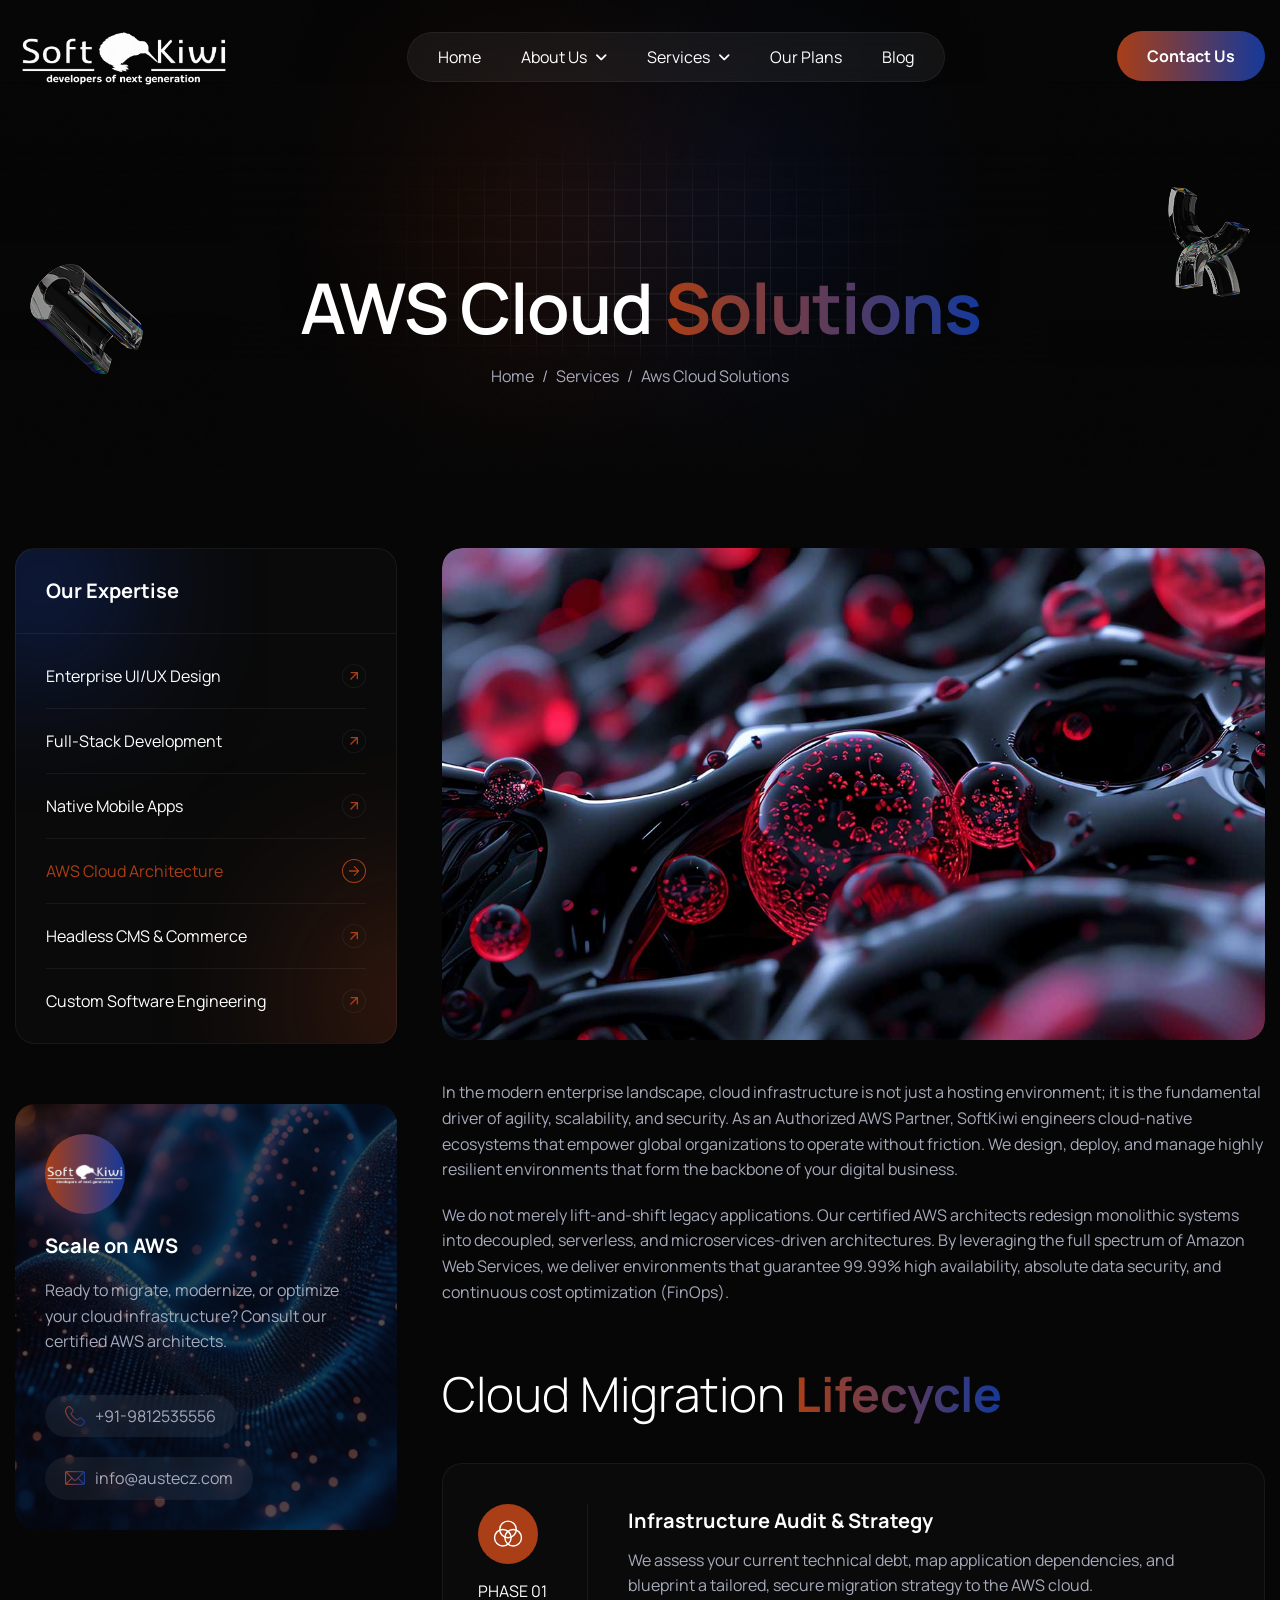
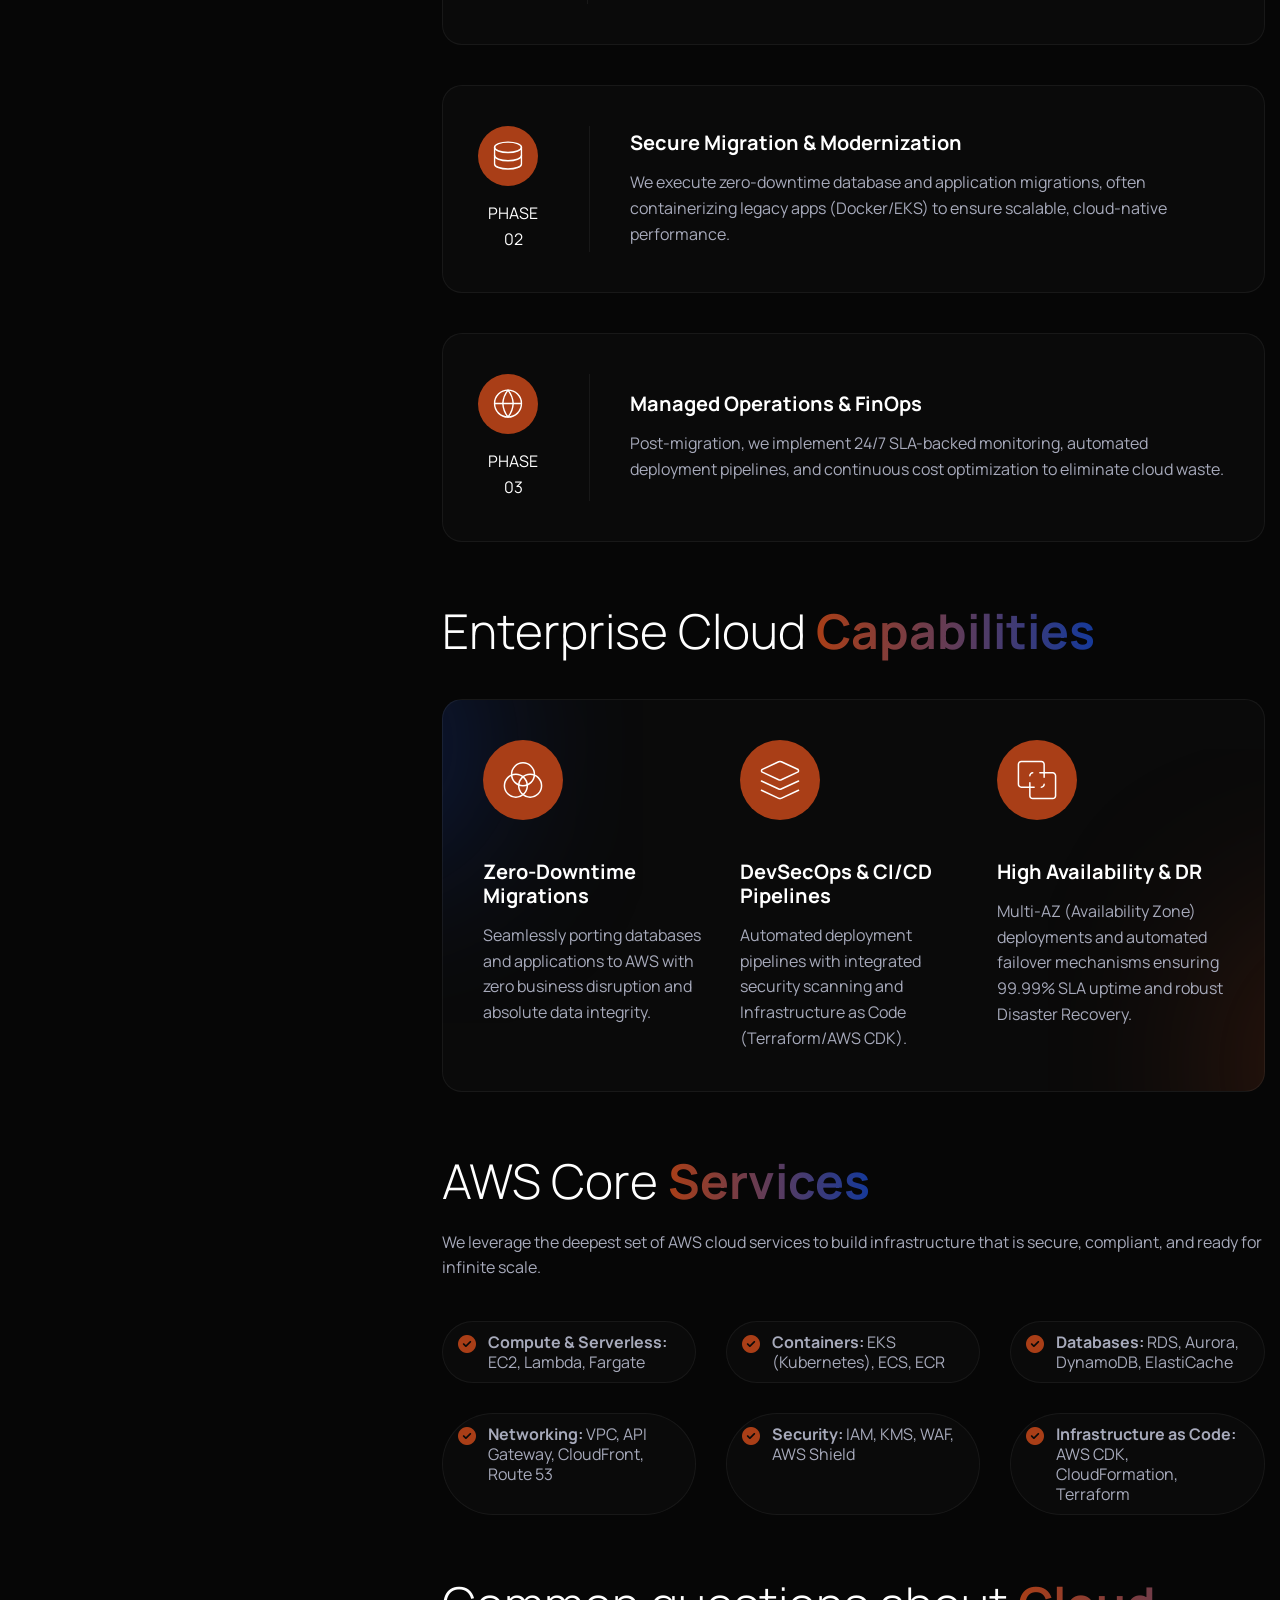
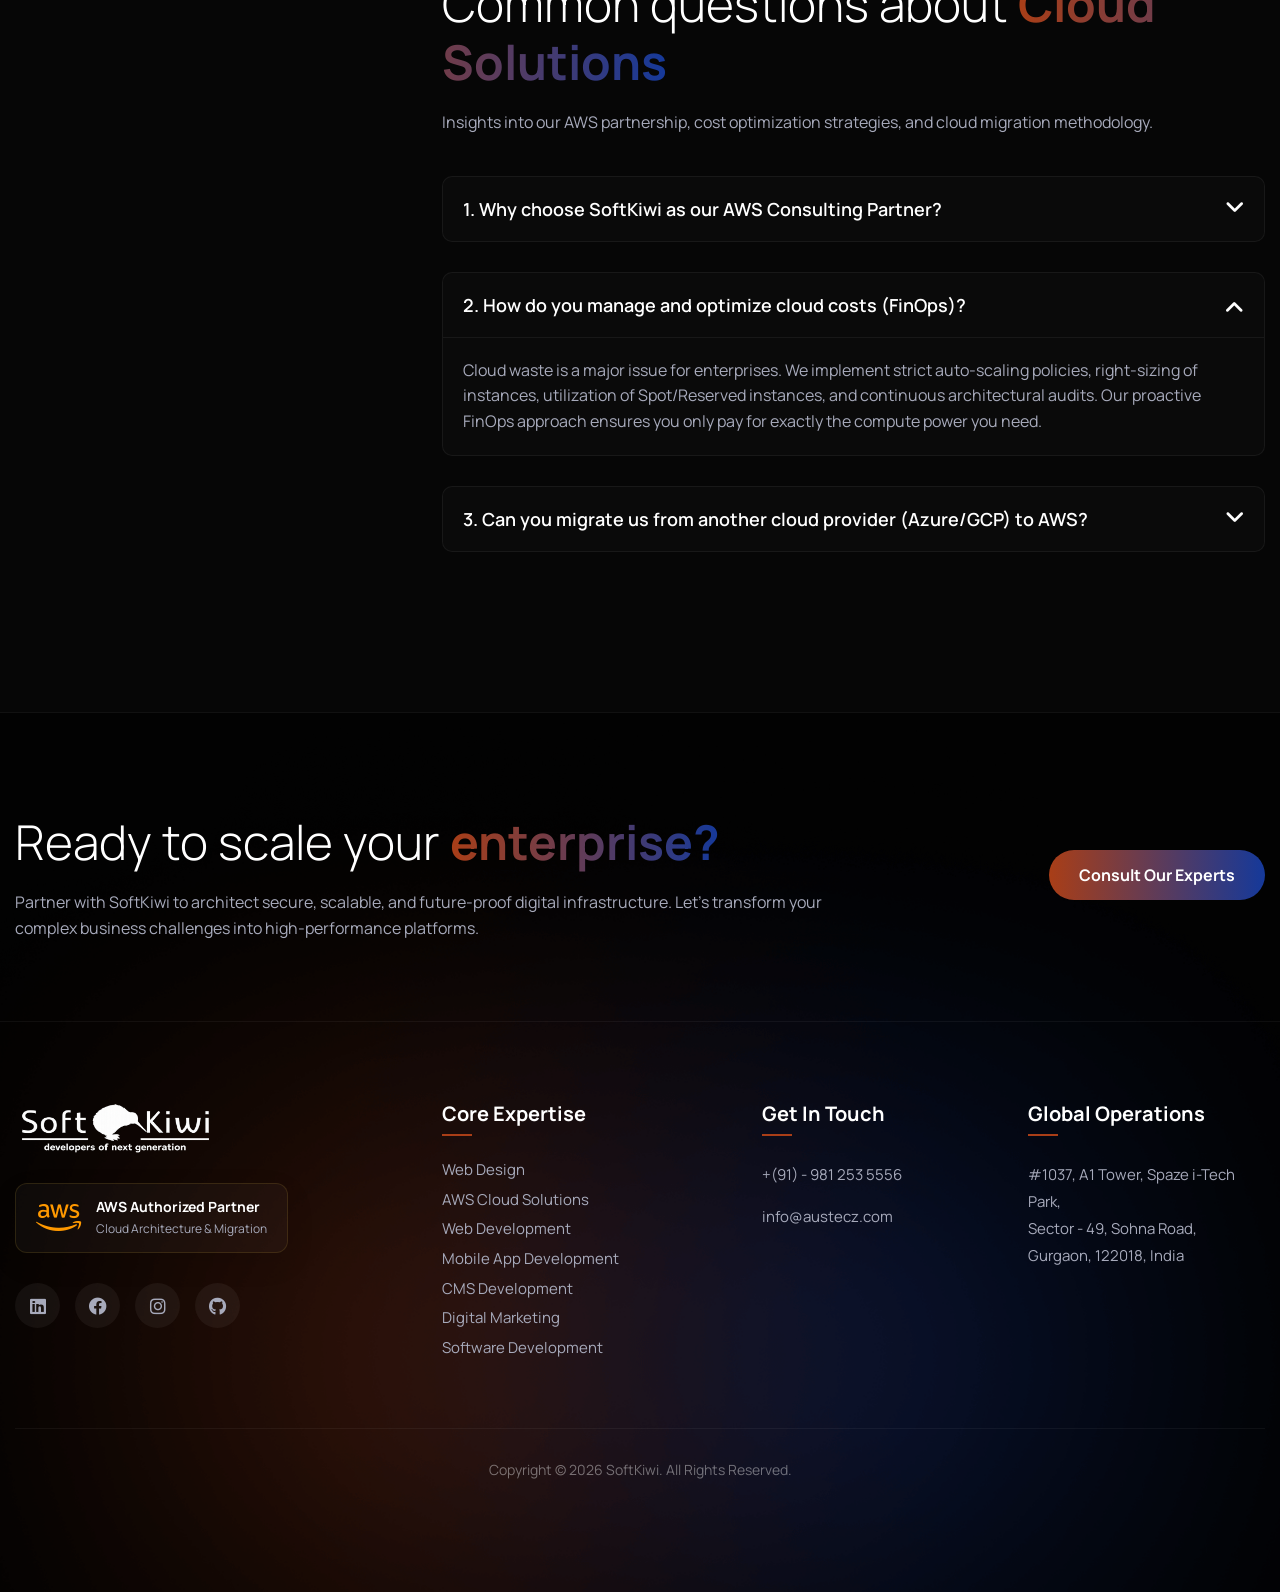
<file: aws-cloud-solutions.html>
<!DOCTYPE html>
<html lang="zxx">


<!-- Mirrored from austecz.com/aws-cloud-solutions.html by HTTrack Website Copier/3.x [XR&CO'2014], Mon, 22 Jun 2026 16:56:03 GMT -->
<head>
	<!-- Meta -->
	<meta charset="utf-8">
	<meta http-equiv="X-UA-Compatible" content="IE=edge">
	<meta name="viewport" content="width=device-width, initial-scale=1.0, maximum-scale=1">
	<meta name="description" content="SoftKiwi provides enterprise-grade AWS Cloud solutions, including zero-downtime migrations, secure serverless architectures, and 24/7 FinOps managed services.">
	<meta name="keywords" content="aws cloud solutions, aws consulting partner, cloud migration, devsecops, cloud architecture, softkiwi">
	<meta name="author" content="SoftKiwi">
	<!-- Page Title -->
    <title>Enterprise AWS Cloud Solutions | SoftKiwi Technologies</title>
	<!-- Favicon Icon -->
	<link rel="shortcut icon" type="image/x-icon" href="images/favicon.html">
	<!-- Google Fonts Css-->
	<link rel="preconnect" href="https://fonts.googleapis.com/">
    <link rel="preconnect" href="https://fonts.gstatic.com/" crossorigin>
    <link href="https://fonts.googleapis.com/css2?family=Manrope:wght@200..800&amp;display=swap" rel="stylesheet">
	<!-- Bootstrap Css -->
	<link href="css/bootstrap.min.css" rel="stylesheet" media="screen">
	<!-- SlickNav Css -->
	<link href="css/slicknav.min.css" rel="stylesheet">
	<!-- Swiper Css -->
	<link rel="stylesheet" href="css/swiper-bundle.min.css">
	<!-- Font Awesome Icon Css-->
	<link href="css/all.min.css" rel="stylesheet" media="screen">
	<!-- Animated Css -->
	<link href="css/animate.css" rel="stylesheet">
	<!-- Magnific Popup Core Css File -->
	<link rel="stylesheet" href="css/magnific-popup.css">
	<!-- Mouse Cursor Css File -->
	<link rel="stylesheet" href="css/mousecursor.css">
	<!-- Main Custom Css -->
	<link href="css/custom.css" rel="stylesheet" media="screen">
</head>
<body>

    <!-- Header Start -->
    <header class="main-header">
        <div class="header-sticky">
            <nav class="navbar navbar-expand-lg">
                <div class="container">
                    <!-- Logo Start -->
                    <a class="navbar-brand" href="index-2.html">

                        <img src="images/SoftKiwi-logo.png" alt="Logo">
                    </a>
                    <!-- Logo End -->

                    <!-- Main Menu Start -->
                    <div class="collapse navbar-collapse main-menu">
                        <div class="nav-menu-wrapper">
                            <ul class="navbar-nav mr-auto" id="menu">
                                <li class="nav-item"><a class="nav-link" href="index-2.html">Home</a>
                                </li>
                                <li class="nav-item submenu"><a class="nav-link">About Us</a>
                                    <ul>
                                        <li class="nav-item"><a class="nav-link" href="about.html">Company Profile</a>
                                        </li>
                                    </ul>
                                </li>
                                <li class="nav-item submenu"><a class="nav-link" href="#">Services</a>
                                    <ul>
                                        <li class="nav-item"><a class="nav-link" href="web-design.html">Web Design</a>
                                        </li>
                                        <li class="nav-item"><a class="nav-link" href="aws-cloud-solutions.html">AWS
                                                Cloud Solutions</a></li>
                                        <li class="nav-item"><a class="nav-link" href="web-development.html">Web
                                                Development</a></li>
                                        <li class="nav-item"><a class="nav-link"
                                                href="mobile-app-development.html">Mobile App Development</a></li>
                                        <li class="nav-item"><a class="nav-link" href="cms-development.html">CMS
                                                Development</a></li>
                                        <li class="nav-item"><a class="nav-link" href="digital-marketing.html">Digital
                                                Marketing</a></li>
                                        <li class="nav-item"><a class="nav-link"
                                                href="software-development.html">Software Development</a></li>
                                    </ul>
                                </li>
                                <li class="nav-item"><a class="nav-link" href="plans.html">Our Plans</a></li>
                                <!-- <li class="nav-item"><a class="nav-link" href="projects.html">Our Work</a></li> -->
                                <li class="nav-item"><a class="nav-link" href="blog.html">Blog</a></li>
                            </ul>
                        </div>

                        <!-- Header Btn Start -->
                        <div class="header-btn">
                            <a href="contact.html" class="btn-default">Contact Us</a>
                        </div>
                        <!-- Header Btn End -->
                    </div>
                    <!-- Main Menu End -->
                    <div class="navbar-toggle"></div>
                </div>
            </nav>
            <div class="responsive-menu"></div>
        </div>
    </header>
    <!-- Header End -->

    <!-- Page Header Start -->
	<div class="page-header">
		<div class="container">
			<div class="row align-items-center">
				<div class="col-lg-12">
					<!-- Page Header Box Start -->
					<div class="page-header-box">
						<h1 class="wow fadeInUp" data-cursor="-opaque">AWS Cloud <span>Solutions</span></h1>
						<nav class="wow fadeInUp" data-wow-delay="0.2s">
                            <ol class="breadcrumb">
								<li class="breadcrumb-item"><a href="index-2.html">home</a></li>
								<li class="breadcrumb-item"><a href="#">services</a></li>
								<li class="breadcrumb-item active" aria-current="page">aws cloud solutions</li>
							</ol>
						</nav>
					</div>
					<!-- Page Header Box End -->
				</div>
			</div>
		</div>
	</div>
	<!-- Page Header End -->

    <!-- Page Service Single Start -->
    <div class="page-service-single">
        <div class="container">
            <div class="row">
                <div class="col-lg-4">
                    <!-- Page Single Sidebar Start -->
                    <div class="page-single-sidebar">
                        <!-- Page Category List Start -->
                        <div class="page-catagery-list wow fadeInUp">
                            <h3>Our Expertise</h3>
                            <ul>
                                <li><a href="web-design.html">Enterprise UI/UX Design</a></li>
                                <li><a href="web-development.html">Full-Stack Development</a></li>
                                <li><a href="mobile-app-development.html">Native Mobile Apps</a></li>
                                <li><a href="aws-cloud-solutions.html" class="active">AWS Cloud Architecture</a></li>
                                <li><a href="cms-development.html">Headless CMS & Commerce</a></li>
                                <li><a href="software-development.html">Custom Software Engineering</a></li>
                            </ul>
                        </div>
                        <!-- Page Category List End -->

                        <!-- Sidebar CTA Box Start -->
                        <div class="sidebar-cta-box">
                            <!-- Sidebar CTA Logo Start -->
                            <div class="sidebar-cta-logo" style="margin-bottom: 20px;">
                                <img src="images/SoftKiwi-logo.png" alt="SoftKiwi" style="max-width: 150px;">
                            </div>
                            <!-- Sidebar CTA Logo End -->
                            
                            <!-- Sidebar CTA Content Start -->
                            <div class="sidebar-cta-content">
                                <h3>Scale on AWS</h3>
                                <p>Ready to migrate, modernize, or optimize your cloud infrastructure? Consult our certified AWS architects.</p>
                            </div>
                            <!-- Sidebar CTA Content End -->

                            <!-- Sidebar CTA Contact Start -->
                            <div class="sidebar-cta-contact">
                                <ul>
                                    <li><a href="tel:+919812535556"><img src="images/icon-phone-gradiant.svg" alt="">+91-9812535556</a></li>
                                    <li><a href="mailto:info@austecz.com"><img src="images/icon-mail-gradiant.svg" alt="">info@austecz.com</a></li>
                                </ul>
                            </div>
                            <!-- Sidebar CTA Contact End -->
                        </div>
                        <!-- Sidebar CTA Box End -->
                    </div>
                </div>

                <div class="col-lg-8">
                    <!-- Service Single Content Start -->
                    <div class="service-single-content">
                        <!-- Page Single Image Start -->
                        <div class="page-single-image">
                            <figure class="image-anime reveal">
                                <img src="images/service-single-img.jpg" alt="AWS Cloud Solutions & Architecture">
                            </figure>
                        </div>
                        <!-- Page Single Image End -->
                        
                        <!-- Service Entry Start -->
                        <div class="service-entry">
                            <p class="wow fadeInUp">In the modern enterprise landscape, cloud infrastructure is not just a hosting environment; it is the fundamental driver of agility, scalability, and security. As an Authorized AWS Partner, SoftKiwi engineers cloud-native ecosystems that empower global organizations to operate without friction. We design, deploy, and manage highly resilient environments that form the backbone of your digital business.</p>
                            <p class="wow fadeInUp" data-wow-delay="0.2s">We do not merely lift-and-shift legacy applications. Our certified AWS architects redesign monolithic systems into decoupled, serverless, and microservices-driven architectures. By leveraging the full spectrum of Amazon Web Services, we deliver environments that guarantee 99.99% high availability, absolute data security, and continuous cost optimization (FinOps).</p>

                            <!-- Service Solution Box Start -->
                            <div class="service-solution-box">
                                <h2 class="wow fadeInUp">Cloud Migration <span>Lifecycle</span></h2>                                
                                <!-- Service Solution Steps Start -->
                                <div class="service-solution-steps">
                                    <!-- How Work Item Start -->
                                    <div class="how-work-item wow fadeInUp" data-wow-delay="0.2s">
                                        <div class="how-work-header">
                                            <div class="icon-box">
                                                <img src="images/icon-how-work-step-1.svg" alt="">
                                            </div>
                                            <div class="how-work-step-no">
                                                <p>Phase 01</p>
                                            </div>
                                        </div>
                                        <div class="how-work-item-content">
                                            <h3>Infrastructure Audit & Strategy</h3>
                                            <p>We assess your current technical debt, map application dependencies, and blueprint a tailored, secure migration strategy to the AWS cloud.</p>
                                        </div>
                                    </div>
                                    <!-- How Work Item End -->
                                    
                                    <!-- How Work Item Start -->
                                    <div class="how-work-item wow fadeInUp" data-wow-delay="0.4s">
                                        <div class="how-work-header">
                                            <div class="icon-box">
                                                <img src="images/icon-how-work-step-2.svg" alt="">
                                            </div>
                                            <div class="how-work-step-no">
                                                <p>Phase 02</p>
                                            </div>
                                        </div>
                                        <div class="how-work-item-content">
                                            <h3>Secure Migration & Modernization</h3>
                                            <p>We execute zero-downtime database and application migrations, often containerizing legacy apps (Docker/EKS) to ensure scalable, cloud-native performance.</p>
                                        </div>
                                    </div>
                                    <!-- How Work Item End -->
                                    
                                    <!-- How Work Item Start -->
                                    <div class="how-work-item wow fadeInUp" data-wow-delay="0.6s">
                                        <div class="how-work-header">
                                            <div class="icon-box">
                                                <img src="images/icon-how-work-step-3.svg" alt="">
                                            </div>
                                            <div class="how-work-step-no">
                                                <p>Phase 03</p>
                                            </div>
                                        </div>
                                        <div class="how-work-item-content">
                                            <h3>Managed Operations & FinOps</h3>
                                            <p>Post-migration, we implement 24/7 SLA-backed monitoring, automated deployment pipelines, and continuous cost optimization to eliminate cloud waste.</p>
                                        </div>
                                    </div>
                                    <!-- How Work Item End -->
                                </div>
                                <!-- Service Solution Steps End -->
                            </div>
                            <!-- Service Solution Box End -->

                            <!-- Service Impact Box Start -->
                            <div class="service-impact-box">
                                <h2 class="wow fadeInUp">Enterprise Cloud <span>Capabilities</span></h2>                                
                                <!-- Service Impact List Start -->
                                <div class="service-impact-list">
                                    <!-- Service Impact Item Start -->
                                    <div class="service-impact-item wow fadeInUp" data-wow-delay="0.2s">
                                        <div class="icon-box">
                                            <img src="images/icon-approach-1.svg" alt="">
                                        </div>
                                        <div class="service-impact-item-content">
                                            <h3>Zero-Downtime Migrations</h3>
                                            <p>Seamlessly porting databases and applications to AWS with zero business disruption and absolute data integrity.</p>
                                        </div>
                                    </div>
                                    <!-- Service Impact Item End -->
                                    
                                    <!-- Service Impact Item Start -->
                                    <div class="service-impact-item wow fadeInUp" data-wow-delay="0.4s">
                                        <div class="icon-box">
                                            <img src="images/icon-approach-2.svg" alt="">
                                        </div>
                                        <div class="service-impact-item-content">
                                            <h3>DevSecOps & CI/CD Pipelines</h3>
                                            <p>Automated deployment pipelines with integrated security scanning and Infrastructure as Code (Terraform/AWS CDK).</p>
                                        </div>
                                    </div>
                                    <!-- Service Impact Item End -->
                                    
                                    <!-- Service Impact Item Start -->
                                    <div class="service-impact-item wow fadeInUp" data-wow-delay="0.6s">
                                        <div class="icon-box">
                                            <img src="images/icon-approach-3.svg" alt="">
                                        </div>
                                        <div class="service-impact-item-content">
                                            <h3>High Availability & DR</h3>
                                            <p>Multi-AZ (Availability Zone) deployments and automated failover mechanisms ensuring 99.99% SLA uptime and robust Disaster Recovery.</p>
                                        </div>
                                    </div>
                                    <!-- Service Impact Item End -->
                                </div>
                                <!-- Service Impact List End -->
                            </div>
                            <!-- Service Impact Box End -->

                            <!-- Service Innovation Box Start -->
                            <div class="service-innovation-box">
                                <h2 class="wow fadeInUp">AWS Core <span>Services</span></h2>
                                <p class="wow fadeInUp" data-wow-delay="0.2s">We leverage the deepest set of AWS cloud services to build infrastructure that is secure, compliant, and ready for infinite scale.</p>
                                
                                <!-- Service Innovation List Start -->
                                <div class="service-innovation-list wow fadeInUp" data-wow-delay="0.4s">
                                    <ul>
                                        <li><strong>Compute & Serverless:</strong> EC2, Lambda, Fargate</li>
                                        <li><strong>Containers:</strong> EKS (Kubernetes), ECS, ECR</li>
                                        <li><strong>Databases:</strong> RDS, Aurora, DynamoDB, ElastiCache</li>
                                        <li><strong>Networking:</strong> VPC, API Gateway, CloudFront, Route 53</li>
                                        <li><strong>Security:</strong> IAM, KMS, WAF, AWS Shield</li>
                                        <li><strong>Infrastructure as Code:</strong> AWS CDK, CloudFormation, Terraform</li>
                                    </ul>
                                </div>
                                <!-- Service Innovation List End -->
                            </div>
                            <!-- Service Innovation Box End -->
                        </div>
                        <!-- Service Entry End -->
                        
                        <!-- Page Single FAQs Start -->
                        <div class="page-single-faqs">
                            <!-- Section Title Start -->
                            <div class="section-title">
                                <h2 class="wow fadeInUp" data-cursor="-opaque">Common questions about <span>Cloud Solutions</span></h2>
                                <p class="wow fadeInUp" data-wow-delay="0.2s">Insights into our AWS partnership, cost optimization strategies, and cloud migration methodology.</p>
                            </div>
                            <!-- Section Title End -->

                            <!-- FAQ Accordion Start -->
                            <div class="faq-accordion" id="faqaccordion">
                                <!-- FAQ Item Start -->
                                <div class="accordion-item wow fadeInUp">
                                    <h2 class="accordion-header" id="heading1">
                                        <button class="accordion-button collapsed" type="button" data-bs-toggle="collapse" data-bs-target="#collapse1" aria-expanded="true" aria-controls="collapse1">
                                            1. Why choose SoftKiwi as our AWS Consulting Partner?
                                        </button>
                                    </h2>
                                    <div id="collapse1" class="accordion-collapse collapse" aria-labelledby="heading1" data-bs-parent="#faqaccordion">
                                        <div class="accordion-body">
                                            <p>Unlike pure IT infrastructure companies, we combine deep software engineering expertise with cloud architecture. This means we don't just know how to provision servers; we understand exactly how your application's code interacts with the infrastructure, allowing us to build highly optimized, secure, and cost-effective environments.</p>
                                        </div>
                                    </div>
                                </div>
                                <!-- FAQ Item End -->

                                <!-- FAQ Item Start -->
                                <div class="accordion-item wow fadeInUp" data-wow-delay="0.2s">
                                    <h2 class="accordion-header" id="heading2">
                                        <button class="accordion-button " type="button" data-bs-toggle="collapse" data-bs-target="#collapse2" aria-expanded="false" aria-controls="collapse2">
                                            2. How do you manage and optimize cloud costs (FinOps)?
                                        </button>
                                    </h2>
                                    <div id="collapse2" class="accordion-collapse collapse show" aria-labelledby="heading2" data-bs-parent="#faqaccordion">
                                        <div class="accordion-body">
                                            <p>Cloud waste is a major issue for enterprises. We implement strict auto-scaling policies, right-sizing of instances, utilization of Spot/Reserved instances, and continuous architectural audits. Our proactive FinOps approach ensures you only pay for exactly the compute power you need.</p>
                                        </div>
                                    </div>
                                </div>
                                <!-- FAQ Item End -->

                                <!-- FAQ Item Start -->
                                <div class="accordion-item wow fadeInUp" data-wow-delay="0.4s">
                                    <h2 class="accordion-header" id="heading3">
                                        <button class="accordion-button collapsed" type="button" data-bs-toggle="collapse" data-bs-target="#collapse3" aria-expanded="false" aria-controls="collapse3">
                                            3. Can you migrate us from another cloud provider (Azure/GCP) to AWS?
                                        </button>
                                    </h2>
                                    <div id="collapse3" class="accordion-collapse collapse" aria-labelledby="heading3" data-bs-parent="#faqaccordion">
                                        <div class="accordion-body">
                                            <p>Yes. We handle complex cloud-to-cloud migrations regularly. Our architects map out service equivalencies, ensuring data integrity, minimal latency, and architectural parity during the transition from Google Cloud or Microsoft Azure to the AWS ecosystem.</p>
                                        </div>
                                    </div>
                                </div>
                                <!-- FAQ Item End -->    
                            </div>
                            <!-- FAQ Accordion End -->
                        </div>
                        <!-- Page Single FAQs End -->
                    </div>
                    <!-- Service Single Content End -->
                </div>
            </div>
        </div>
    </div>
    <!-- Page Service Single End -->

    <!-- Footer Start -->
    <footer class="main-footer">
        <div class="container">
            <div class="row section-row align-items-center">
                <div class="col-lg-8">
                    <div class="section-title">
                        <h2 class="wow fadeInUp" data-cursor="-opaque">Ready to scale your <span>enterprise?</span></h2>
                        <p class="wow fadeInUp" data-wow-delay="0.2s">Partner with SoftKiwi to architect secure,
                            scalable, and future-proof digital infrastructure. Let's transform your complex business
                            challenges into high-performance platforms.</p>
                    </div>
                </div>

                <div class="col-lg-4 text-lg-end">
                    <div class="section-btn wow fadeInUp" data-wow-delay="0.4s">
                        <a href="contact.html" class="btn-default">Consult Our Experts</a>
                    </div>
                </div>
            </div>

            <div class="row">
                <div class="col-lg-4 col-md-12 mb-4 mb-lg-0">
                    <div class="about-footer">
                        <div class="footer-logo">
                            <img src="images/SoftKiwi-logo.png" alt="SoftKiwi Logo">
                        </div>

                        <div class="aws-partner-badge wow fadeInUp" data-wow-delay="0.2s">
                            <i class="fa-brands fa-aws"></i>
                            <div>
                                <span>AWS Authorized Partner</span>
                                <span>Cloud Architecture & Migration</span>
                            </div>
                        </div>

                        <div class="footer-social-links wow fadeInUp" data-wow-delay="0.3s">
                            <a href="https://in.linkedin.com/company/softkiwi-corporation" target="_blank"><i
                                    class="fa-brands fa-linkedin"></i></a>
                            <a href="https://www.facebook.com/softkiwi/" target="_blank"><i
                                    class="fa-brands fa-facebook"></i></a>
                            <a href="https://www.instagram.com/softkiwitech/" target="_blank"><i
                                    class="fa-brands fa-instagram"></i></a>
                            <a href="https://github.com/softkiwi" target="_blank"><i
                                    class="fa-brands fa-github"></i></a>
                        </div>
                    </div>
                </div>

                <div class="col-lg-3 col-md-4 mb-4 mb-md-0">
                    <div class="footer-links">
                        <h3>Core Expertise</h3>
                        <ul>
                            <li><a href="web-design.html">Web Design</a></li>
                            <li><a href="aws-cloud-solutions.html">AWS Cloud Solutions</a></li>
                            <li><a href="web-development.html">Web Development</a></li>
                            <li><a href="mobile-app-development.html">Mobile App Development</a></li>
                            <li><a href="cms-development.html">CMS Development</a></li>
                            <li><a href="digital-marketing.html">Digital Marketing</a></li>
                            <li><a href="software-development.html">Software Development</a></li>
                        </ul>
                    </div>
                </div>

                <div class="col-lg-5 col-md-8">
                    <div class="row">
                        <div class="col-sm-6">
                            <div class="footer-links">
                                <h3>Get In Touch</h3>
                                <p><a href="tel:+919812535556" data-config="contact.phoneLink"><span
                                             data-config="contact.phone">+(91) - 981 253 5556</span></a></p>
                                <p><a href="mailto:info@austecz.com" data-config="contact.emailLink"><span
                                             data-config="contact.email">info@austecz.com</span></a></p>
                            </div>
                        </div>
                        <div class="col-sm-6">
                            <div class="footer-links">
                                <h3>Global Operations</h3>
                                <p data-config="contact.address">#1037, A1 Tower, Spaze i-Tech Park,<br>Sector - 49,
                                    Sohna Road,<br>Gurgaon, 122018, India</p>
                            </div>
                        </div>
                    </div>
                </div>
            </div>

            <div class="row">
                <div class="col-lg-12">
                    <div class="footer-copyright-text">
                        <p>Copyright © 2026 SoftKiwi. All Rights Reserved.</p>
                    </div>
                </div>
            </div>
        </div>
    </footer>
    <!-- Footer End -->

    <!-- Jquery Library File -->
    <script src="js/jquery-3.7.1.min.js"></script>
    <!-- Bootstrap js file -->
    <script src="js/bootstrap.min.js"></script>
    <!-- Validator js file -->
    <script src="js/validator.min.js"></script>
    <!-- SlickNav js file -->
    <script src="js/jquery.slicknav.js"></script>
    <!-- Swiper js file -->
    <script src="js/swiper-bundle.min.js"></script>
    <!-- Counter js file -->
    <script src="js/jquery.waypoints.min.js"></script>
    <script src="js/jquery.counterup.min.js"></script>
    <!-- Magnific js file -->
    <script src="js/jquery.magnific-popup.min.js"></script>
    <!-- Parallax js -->
    <script src="js/parallaxie.js"></script>
    <!-- MagicCursor js file -->
    <script src="js/gsap.min.js"></script>
    <script src="js/magiccursor.js"></script>
    <!-- Text Effect js file -->
    <script src="js/SplitText.js"></script>
    <script src="js/ScrollTrigger.min.js"></script>
	<!-- SmoothScroll -->
	<!-- <script src="js/SmoothScroll.js"></script> -->
    <!-- YTPlayer js File -->
    <script src="js/jquery.mb.YTPlayer.min.js"></script>
    <!-- Wow js file -->
    <script src="js/wow.min.js"></script>
    <!-- Main Custom js file -->
    <script src="js/function.js"></script>
</body>


<!-- Mirrored from austecz.com/aws-cloud-solutions.html by HTTrack Website Copier/3.x [XR&CO'2014], Mon, 22 Jun 2026 16:56:03 GMT -->
</html>
</file>
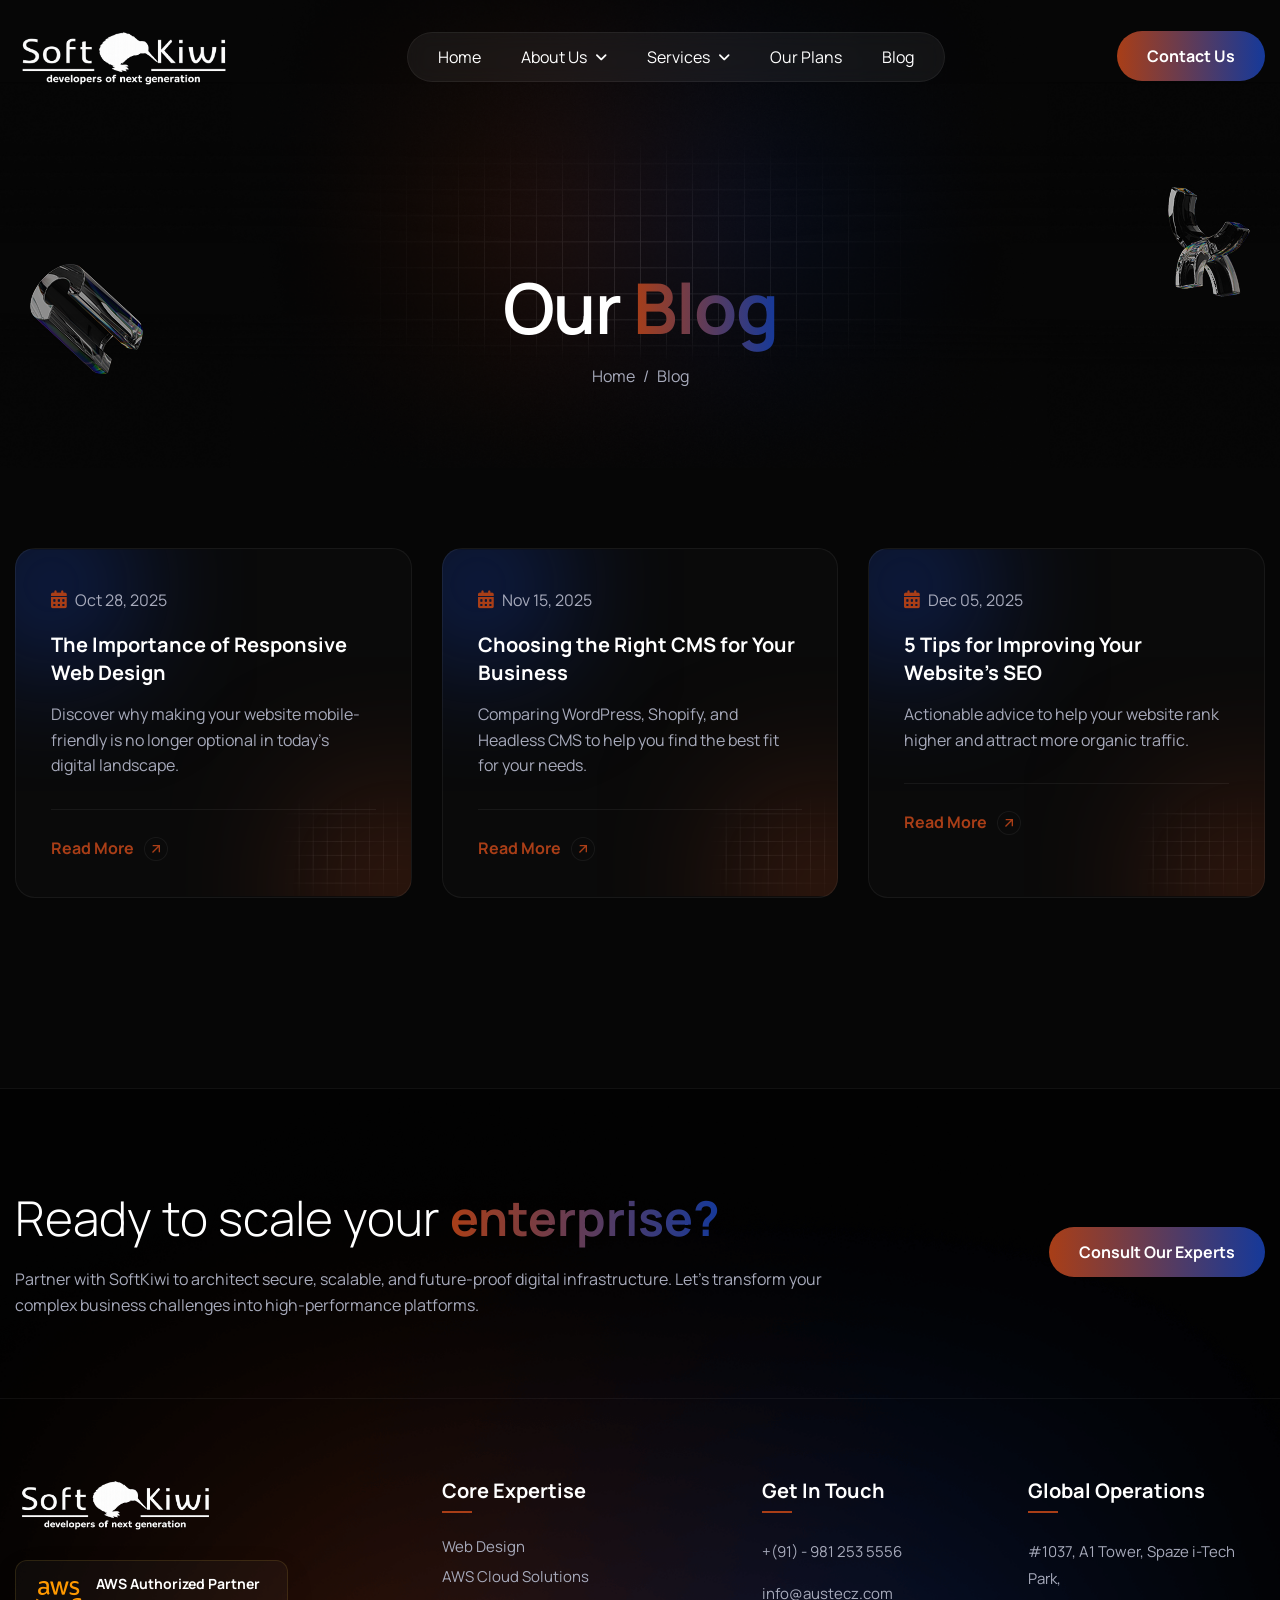
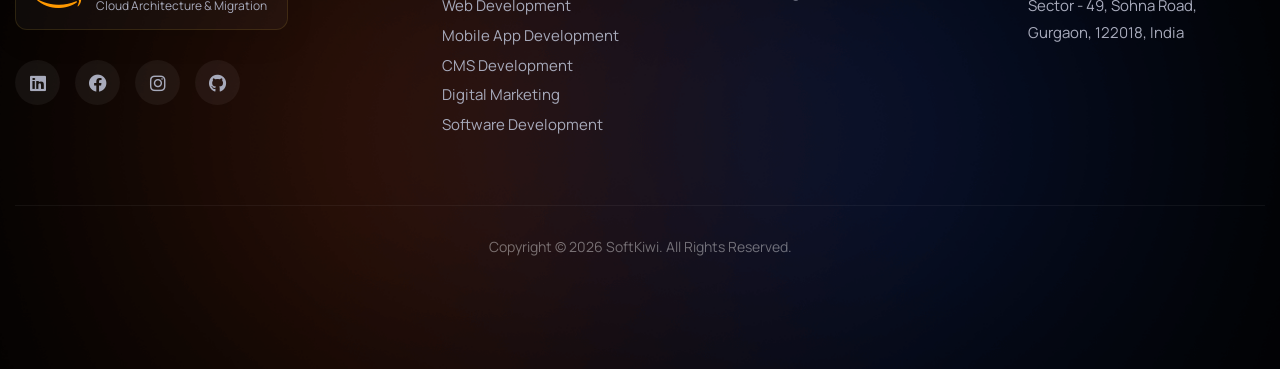
<file: blog.html>
<!DOCTYPE html>
<html lang="zxx">


<!-- Mirrored from austecz.com/blog.html by HTTrack Website Copier/3.x [XR&CO'2014], Mon, 22 Jun 2026 16:56:03 GMT -->
<head>
    <!-- Meta -->
    <meta charset="utf-8">
    <meta http-equiv="X-UA-Compatible" content="IE=edge">
    <meta name="viewport" content="width=device-width, initial-scale=1.0, maximum-scale=1">
    <meta name="description"
        content="Read the latest insights on web design, development, and digital marketing from the SoftKiwi blog. Stay ahead in the digital world.">
    <meta name="keywords" content="web development blog, softkiwi news, digital strategy tips, seo articles">
    <meta name="author" content="SoftKiwi">
    <!-- Page Title -->
    <title>Blog | SoftKiwi Technologies</title>
    <!-- Favicon Icon -->
    <link rel="shortcut icon" type="image/x-icon" href="images/favicon.html">
    <!-- Google Fonts Css-->
    <link rel="preconnect" href="https://fonts.googleapis.com/">
    <link rel="preconnect" href="https://fonts.gstatic.com/" crossorigin>
    <link href="https://fonts.googleapis.com/css2?family=Manrope:wght@200..800&amp;display=swap" rel="stylesheet">
    <!-- Bootstrap Css -->
    <link href="css/bootstrap.min.css" rel="stylesheet" media="screen">
    <!-- SlickNav Css -->
    <link href="css/slicknav.min.css" rel="stylesheet">
    <!-- Swiper Css -->
    <link rel="stylesheet" href="css/swiper-bundle.min.css">
    <!-- Font Awesome Icon Css-->
    <link href="css/all.min.css" rel="stylesheet" media="screen">
    <!-- Animated Css -->
    <link href="css/animate.css" rel="stylesheet">
    <link rel="stylesheet" href="css/magnific-popup.css">
    <link rel="stylesheet" href="css/mousecursor.css">
    <link href="css/custom.css" rel="stylesheet" media="screen">
</head>

<body>


    <!-- Header Start -->
    <header class="main-header">
        <div class="header-sticky">
            <nav class="navbar navbar-expand-lg">
                <div class="container">
                    <!-- Logo Start -->
                    <a class="navbar-brand" href="index-2.html">

                        <img src="images/SoftKiwi-logo.png" alt="Logo">
                    </a>
                    <!-- Logo End -->

                    <!-- Main Menu Start -->
                    <div class="collapse navbar-collapse main-menu">
                        <div class="nav-menu-wrapper">
                            <ul class="navbar-nav mr-auto" id="menu">
                                <li class="nav-item"><a class="nav-link" href="index-2.html">Home</a>
                                </li>
                                <li class="nav-item submenu"><a class="nav-link">About Us</a>
                                    <ul>
                                        <li class="nav-item"><a class="nav-link" href="about.html">Company Profile</a>
                                        </li>
                                    </ul>
                                </li>
                                <li class="nav-item submenu"><a class="nav-link" href="#">Services</a>
                                    <ul>
                                        <li class="nav-item"><a class="nav-link" href="web-design.html">Web Design</a>
                                        </li>
                                        <li class="nav-item"><a class="nav-link" href="aws-cloud-solutions.html">AWS
                                                Cloud Solutions</a></li>
                                        <li class="nav-item"><a class="nav-link" href="web-development.html">Web
                                                Development</a></li>
                                        <li class="nav-item"><a class="nav-link"
                                                href="mobile-app-development.html">Mobile App Development</a></li>
                                        <li class="nav-item"><a class="nav-link" href="cms-development.html">CMS
                                                Development</a></li>
                                        <li class="nav-item"><a class="nav-link" href="digital-marketing.html">Digital
                                                Marketing</a></li>
                                        <li class="nav-item"><a class="nav-link"
                                                href="software-development.html">Software Development</a></li>
                                    </ul>
                                </li>
                                <li class="nav-item"><a class="nav-link" href="plans.html">Our Plans</a></li>
                                <!-- <li class="nav-item"><a class="nav-link" href="projects.html">Our Work</a></li> -->
                                <li class="nav-item"><a class="nav-link" href="blog.html">Blog</a></li>
                            </ul>
                        </div>

                        <!-- Header Btn Start -->
                        <div class="header-btn">
                            <a href="contact.html" class="btn-default">Contact Us</a>
                        </div>
                        <!-- Header Btn End -->
                    </div>
                    <!-- Main Menu End -->
                    <div class="navbar-toggle"></div>
                </div>
            </nav>
            <div class="responsive-menu"></div>
        </div>
    </header>
    <!-- Header End -->

    <div class="page-header">
        <div class="container">
            <div class="row align-items-center">
                <div class="col-lg-12">
                    <div class="page-header-box">
                        <h1 class="wow fadeInUp" data-cursor="-opaque">Our <span>Blog</span></h1>
                        <nav class="wow fadeInUp" data-wow-delay="0.2s">
                            <ol class="breadcrumb">
                                <li class="breadcrumb-item"><a href="index-2.html">home</a></li>
                                <li class="breadcrumb-item active" aria-current="page">blog</li>
                            </ol>
                        </nav>
                    </div>
                </div>
            </div>
        </div>
    </div>

    <div class="page-blog">
        <div class="container">
            <div class="row">
                <div class="col-lg-4 col-md-6">
                    <div class="post-item wow fadeInUp">
                        <div class="post-meta">
                            <ul>
                                <li><a href="#"><i class="fa-solid fa-calendar-days"></i> Oct 28, 2025</a></li>
                            </ul>
                        </div>
                        <div class="post-item-content">
                            <h2><a href="#">The Importance of Responsive Web Design</a></h2>
                            <p>Discover why making your website mobile-friendly is no longer optional in today's digital
                                landscape.</p>
                        </div>
                        <div class="post-item-btn"><a href="#" class="readmore-btn">read more</a></div>
                    </div>
                </div>

                <div class="col-lg-4 col-md-6">
                    <div class="post-item wow fadeInUp" data-wow-delay="0.2s">
                        <div class="post-meta">
                            <ul>
                                <li><a href="#"><i class="fa-solid fa-calendar-days"></i> Nov 15, 2025</a></li>
                            </ul>
                        </div>
                        <div class="post-item-content">
                            <h2><a href="#">Choosing the Right CMS for Your Business</a></h2>
                            <p>Comparing WordPress, Shopify, and Headless CMS to help you find the best fit for your
                                needs.</p>
                        </div>
                        <div class="post-item-btn"><a href="#" class="readmore-btn">read more</a></div>
                    </div>
                </div>

                <div class="col-lg-4 col-md-6">
                    <div class="post-item wow fadeInUp" data-wow-delay="0.4s">
                        <div class="post-meta">
                            <ul>
                                <li><a href="#"><i class="fa-solid fa-calendar-days"></i> Dec 05, 2025</a></li>
                            </ul>
                        </div>
                        <div class="post-item-content">
                            <h2><a href="#">5 Tips for Improving Your Website's SEO</a></h2>
                            <p>Actionable advice to help your website rank higher and attract more organic traffic.</p>
                        </div>
                        <div class="post-item-btn"><a href="#" class="readmore-btn">read more</a></div>
                    </div>
                </div>
            </div>
        </div>
    </div>

    <!-- Footer Start -->
    <footer class="main-footer">
        <div class="container">
            <div class="row section-row align-items-center">
                <div class="col-lg-8">
                    <div class="section-title">
                        <h2 class="wow fadeInUp" data-cursor="-opaque">Ready to scale your <span>enterprise?</span></h2>
                        <p class="wow fadeInUp" data-wow-delay="0.2s">Partner with SoftKiwi to architect secure,
                            scalable, and future-proof digital infrastructure. Let's transform your complex business
                            challenges into high-performance platforms.</p>
                    </div>
                </div>

                <div class="col-lg-4 text-lg-end">
                    <div class="section-btn wow fadeInUp" data-wow-delay="0.4s">
                        <a href="contact.html" class="btn-default">Consult Our Experts</a>
                    </div>
                </div>
            </div>

            <div class="row">
                <div class="col-lg-4 col-md-12 mb-4 mb-lg-0">
                    <div class="about-footer">
                        <div class="footer-logo">
                            <img src="images/SoftKiwi-logo.png" alt="SoftKiwi Logo">
                        </div>

                        <div class="aws-partner-badge wow fadeInUp" data-wow-delay="0.2s">
                            <i class="fa-brands fa-aws"></i>
                            <div>
                                <span>AWS Authorized Partner</span>
                                <span>Cloud Architecture & Migration</span>
                            </div>
                        </div>

                        <div class="footer-social-links wow fadeInUp" data-wow-delay="0.3s">
                            <a href="https://in.linkedin.com/company/softkiwi-corporation" target="_blank"><i
                                    class="fa-brands fa-linkedin"></i></a>
                            <a href="https://www.facebook.com/softkiwi/" target="_blank"><i
                                    class="fa-brands fa-facebook"></i></a>
                            <a href="https://www.instagram.com/softkiwitech/" target="_blank"><i
                                    class="fa-brands fa-instagram"></i></a>
                            <a href="https://github.com/softkiwi" target="_blank"><i
                                    class="fa-brands fa-github"></i></a>
                        </div>
                    </div>
                </div>

                <div class="col-lg-3 col-md-4 mb-4 mb-md-0">
                    <div class="footer-links">
                        <h3>Core Expertise</h3>
                        <ul>
                            <li><a href="web-design.html">Web Design</a></li>
                            <li><a href="aws-cloud-solutions.html">AWS Cloud Solutions</a></li>
                            <li><a href="web-development.html">Web Development</a></li>
                            <li><a href="mobile-app-development.html">Mobile App Development</a></li>
                            <li><a href="cms-development.html">CMS Development</a></li>
                            <li><a href="digital-marketing.html">Digital Marketing</a></li>
                            <li><a href="software-development.html">Software Development</a></li>
                        </ul>
                    </div>
                </div>

                <div class="col-lg-5 col-md-8">
                    <div class="row">
                        <div class="col-sm-6">
                            <div class="footer-links">
                                <h3>Get In Touch</h3>
                                <p><a href="tel:+919812535556" data-config="contact.phoneLink"><span
                                             data-config="contact.phone">+(91) - 981 253 5556</span></a></p>
                                <p><a href="mailto:info@austecz.com" data-config="contact.emailLink"><span
                                             data-config="contact.email">info@austecz.com</span></a></p>
                            </div>
                        </div>
                        <div class="col-sm-6">
                            <div class="footer-links">
                                <h3>Global Operations</h3>
                                <p data-config="contact.address">#1037, A1 Tower, Spaze i-Tech Park,<br>Sector - 49,
                                    Sohna Road,<br>Gurgaon, 122018, India</p>
                            </div>
                        </div>
                    </div>
                </div>
            </div>

            <div class="row">
                <div class="col-lg-12">
                    <div class="footer-copyright-text">
                        <p>Copyright © 2026 SoftKiwi. All Rights Reserved.</p>
                    </div>
                </div>
            </div>
        </div>
    </footer>
    <!-- Footer End -->

    <script src="js/jquery-3.7.1.min.js"></script>
    <script src="js/bootstrap.min.js"></script>
    <script src="js/wow.min.js"></script>
    <script src="js/function.js"></script>
</body>


<!-- Mirrored from austecz.com/blog.html by HTTrack Website Copier/3.x [XR&CO'2014], Mon, 22 Jun 2026 16:56:03 GMT -->
</html>
</file>
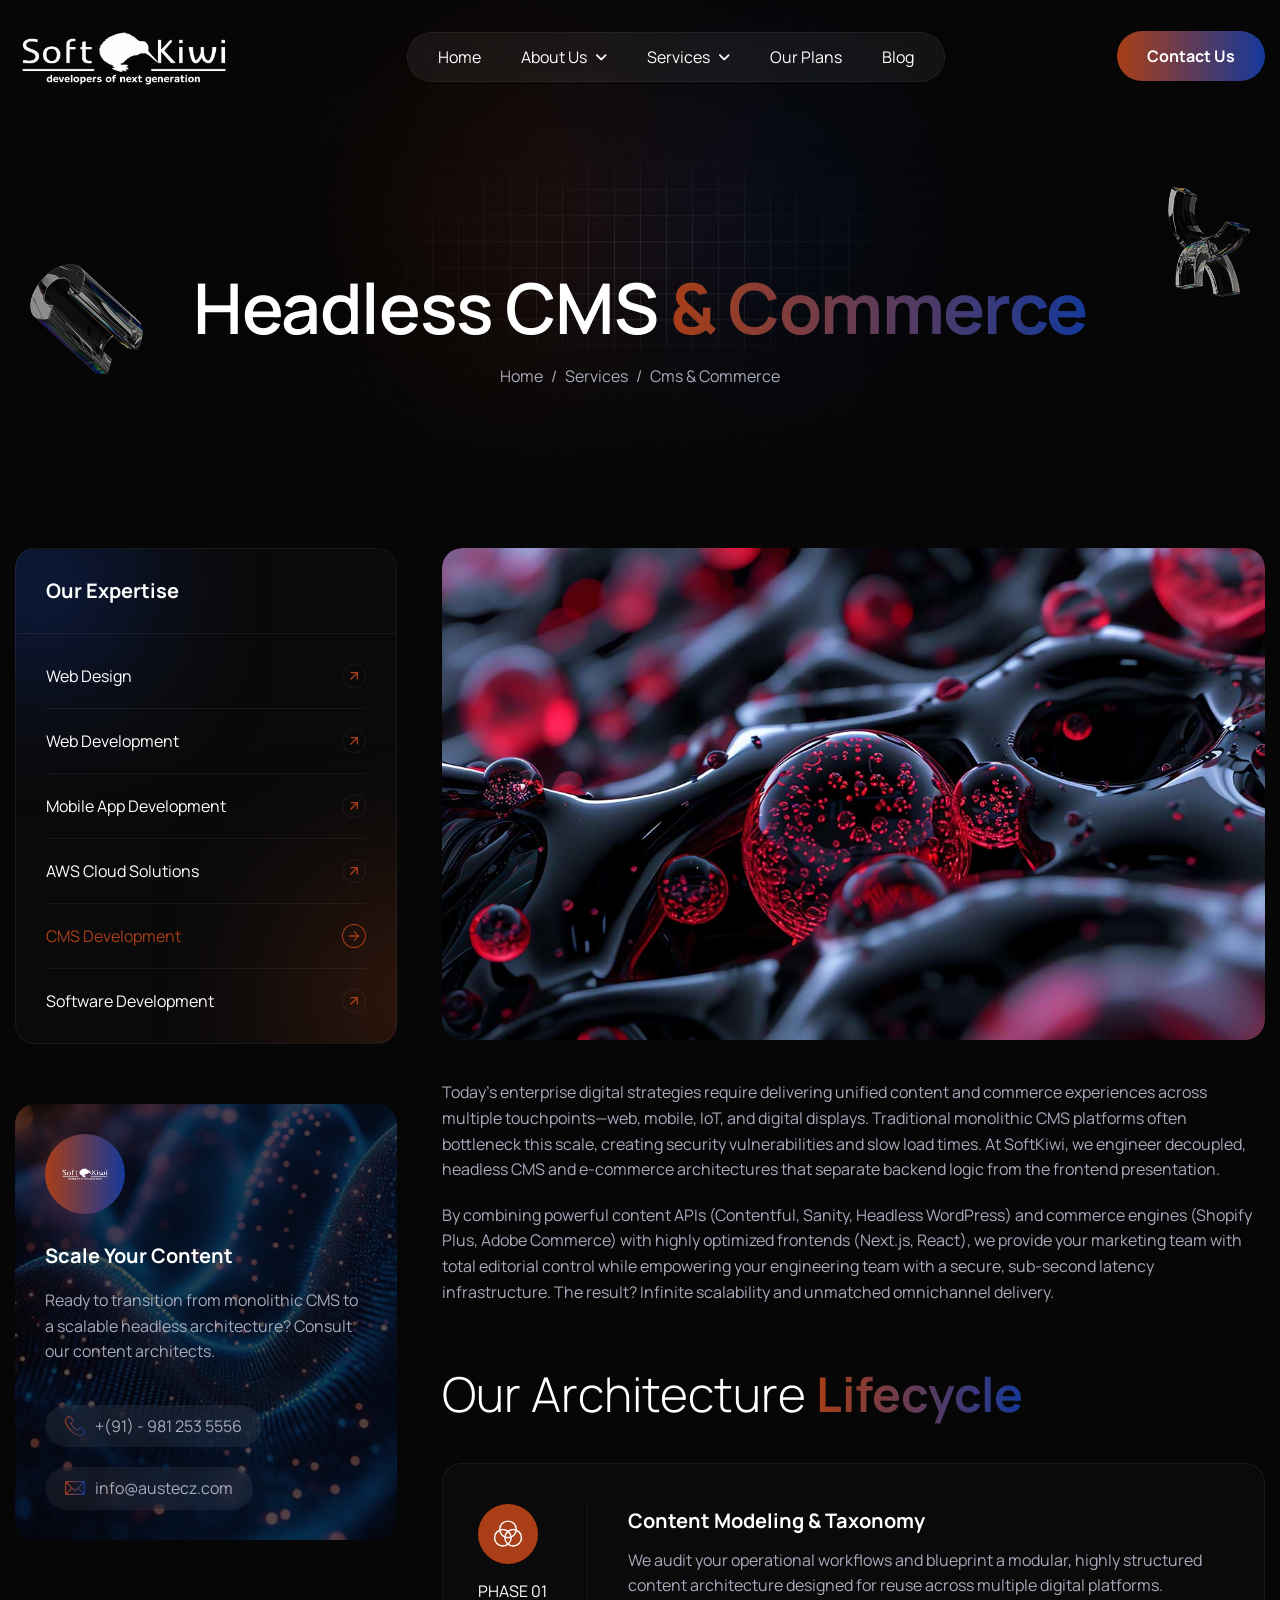
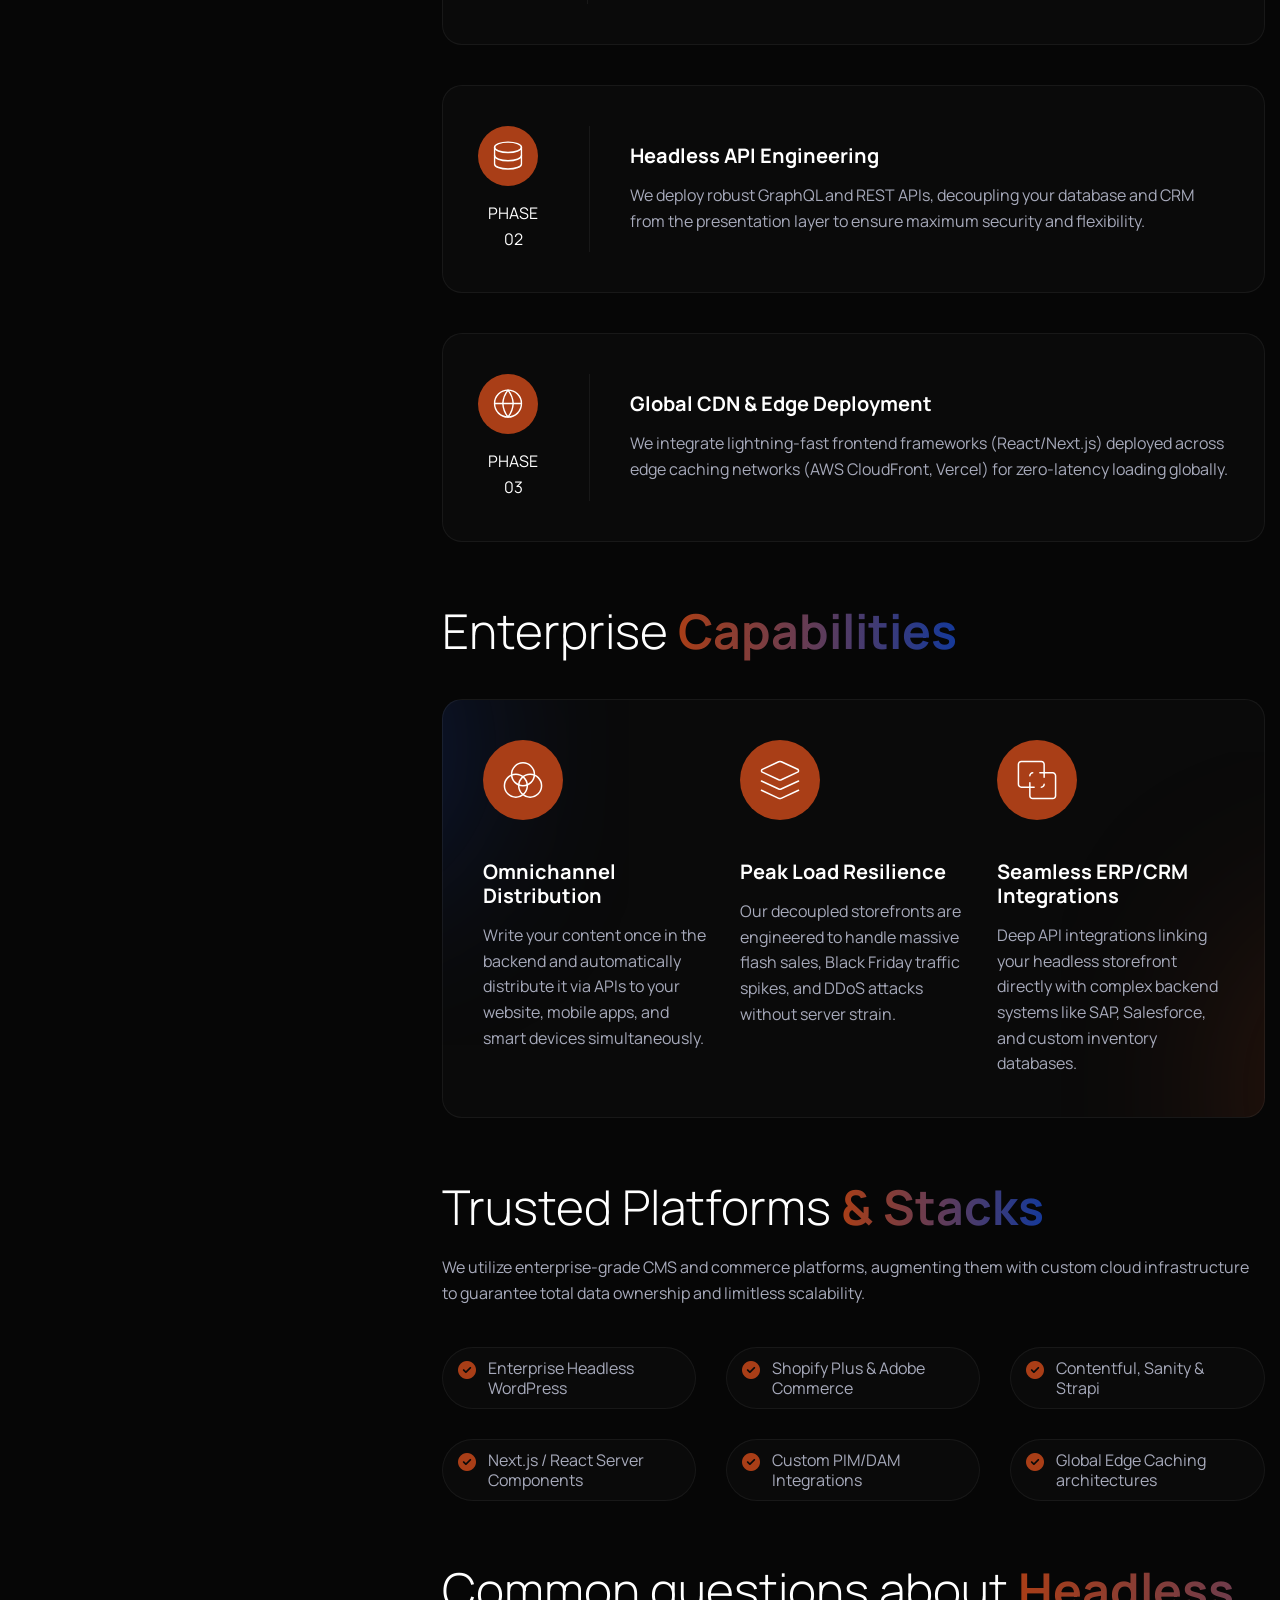
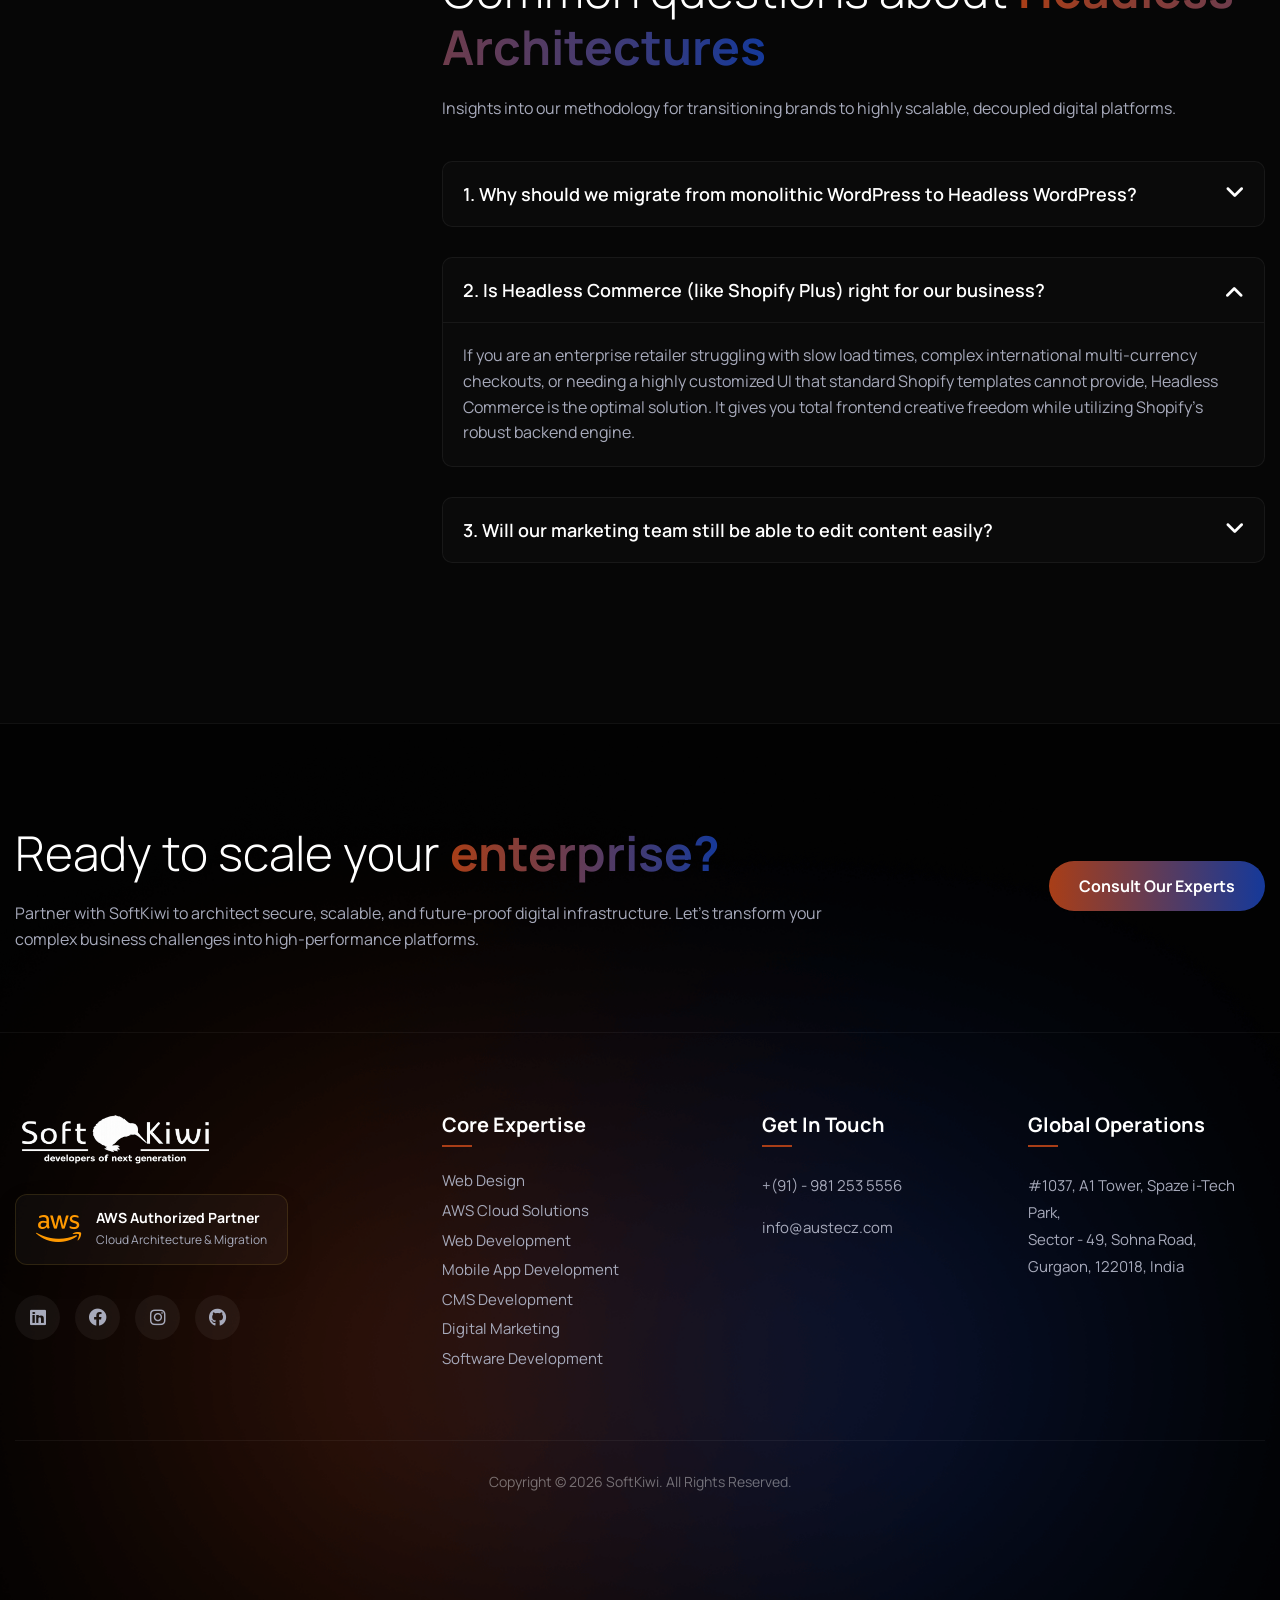
<file: cms-development.html>
<!DOCTYPE html>
<html lang="zxx">


<!-- Mirrored from austecz.com/cms-development.html by HTTrack Website Copier/3.x [XR&CO'2014], Mon, 22 Jun 2026 16:56:03 GMT -->
<head>
    <!-- Meta -->
    <meta charset="utf-8">
    <meta http-equiv="X-UA-Compatible" content="IE=edge">
    <meta name="viewport" content="width=device-width, initial-scale=1.0, maximum-scale=1">
    <meta name="description"
        content="SoftKiwi architects hyper-scalable Headless CMS and Enterprise E-Commerce solutions using decoupled architectures for omnichannel content delivery.">
    <meta name="keywords"
        content="headless cms, enterprise e-commerce, headless wordpress, shopify plus, contentful, sanity, softkiwi">
    <meta name="author" content="SoftKiwi">
    <!-- Page Title -->
    <title>Enterprise Headless CMS & Commerce | SoftKiwi Technologies</title>
    <!-- Favicon Icon -->
    <link rel="shortcut icon" type="image/x-icon" href="images/favicon.html">
    <!-- Google Fonts Css-->
    <link rel="preconnect" href="https://fonts.googleapis.com/">
    <link rel="preconnect" href="https://fonts.gstatic.com/" crossorigin>
    <link href="https://fonts.googleapis.com/css2?family=Manrope:wght@200..800&amp;display=swap" rel="stylesheet">
    <!-- Bootstrap Css -->
    <link href="css/bootstrap.min.css" rel="stylesheet" media="screen">
    <!-- SlickNav Css -->
    <link href="css/slicknav.min.css" rel="stylesheet">
    <!-- Swiper Css -->
    <link rel="stylesheet" href="css/swiper-bundle.min.css">
    <!-- Font Awesome Icon Css-->
    <link href="css/all.min.css" rel="stylesheet" media="screen">
    <!-- Animated Css -->
    <link href="css/animate.css" rel="stylesheet">
    <!-- Magnific Popup Core Css File -->
    <link rel="stylesheet" href="css/magnific-popup.css">
    <!-- Mouse Cursor Css File -->
    <link rel="stylesheet" href="css/mousecursor.css">
    <!-- Main Custom Css -->
    <link href="css/custom.css" rel="stylesheet" media="screen">
</head>

<body>
    <!-- Header Start -->
    <header class="main-header">
        <div class="header-sticky">
            <nav class="navbar navbar-expand-lg">
                <div class="container">
                    <!-- Logo Start -->
                    <a class="navbar-brand" href="index-2.html">

                        <img src="images/SoftKiwi-logo.png" alt="Logo">
                    </a>
                    <!-- Logo End -->

                    <!-- Main Menu Start -->
                    <div class="collapse navbar-collapse main-menu">
                        <div class="nav-menu-wrapper">
                            <ul class="navbar-nav mr-auto" id="menu">
                                <li class="nav-item"><a class="nav-link" href="index-2.html">Home</a>
                                </li>
                                <li class="nav-item submenu"><a class="nav-link">About Us</a>
                                    <ul>
                                        <li class="nav-item"><a class="nav-link" href="about.html">Company Profile</a>
                                        </li>
                                    </ul>
                                </li>
                                <li class="nav-item submenu"><a class="nav-link" href="#">Services</a>
                                    <ul>
                                        <li class="nav-item"><a class="nav-link" href="web-design.html">Web Design</a>
                                        </li>
                                        <li class="nav-item"><a class="nav-link" href="aws-cloud-solutions.html">AWS
                                                Cloud Solutions</a></li>
                                        <li class="nav-item"><a class="nav-link" href="web-development.html">Web
                                                Development</a></li>
                                        <li class="nav-item"><a class="nav-link"
                                                href="mobile-app-development.html">Mobile App Development</a></li>
                                        <li class="nav-item"><a class="nav-link" href="cms-development.html">CMS
                                                Development</a></li>
                                        <li class="nav-item"><a class="nav-link" href="digital-marketing.html">Digital
                                                Marketing</a></li>
                                        <li class="nav-item"><a class="nav-link"
                                                href="software-development.html">Software Development</a></li>
                                    </ul>
                                </li>
                                <li class="nav-item"><a class="nav-link" href="plans.html">Our Plans</a></li>
                                <!-- <li class="nav-item"><a class="nav-link" href="projects.html">Our Work</a></li> -->
                                <li class="nav-item"><a class="nav-link" href="blog.html">Blog</a></li>
                            </ul>
                        </div>

                        <!-- Header Btn Start -->
                        <div class="header-btn">
                            <a href="contact.html" class="btn-default">Contact Us</a>
                        </div>
                        <!-- Header Btn End -->
                    </div>
                    <!-- Main Menu End -->
                    <div class="navbar-toggle"></div>
                </div>
            </nav>
            <div class="responsive-menu"></div>
        </div>
    </header>
    <!-- Header End -->

    <!-- Page Header Start -->
    <div class="page-header">
        <div class="container">
            <div class="row align-items-center">
                <div class="col-lg-12">
                    <!-- Page Header Box Start -->
                    <div class="page-header-box">
                        <h1 class="wow fadeInUp" data-cursor="-opaque">Headless CMS <span>& Commerce</span></h1>
                        <nav class="wow fadeInUp" data-wow-delay="0.2s">
                            <ol class="breadcrumb">
                                <li class="breadcrumb-item"><a href="index-2.html">home</a></li>
                                <li class="breadcrumb-item"><a href="#">services</a></li>
                                <li class="breadcrumb-item active" aria-current="page">cms & commerce</li>
                            </ol>
                        </nav>
                    </div>
                    <!-- Page Header Box End -->
                </div>
            </div>
        </div>
    </div>
    <!-- Page Header End -->

    <!-- Page Service Single Start -->
    <div class="page-service-single">
        <div class="container">
            <div class="row">
                <div class="col-lg-4">
                    <!-- Page Single Sidebar Start -->
                    <div class="page-single-sidebar">
                        <!-- Page Category List Start -->
                        <div class="page-catagery-list wow fadeInUp">
                            <h3>Our Expertise</h3>
                            <ul>
                                <li><a href="web-design.html">Web Design</a></li>
                                <li><a href="web-development.html">Web Development</a></li>
                                <li><a href="mobile-app-development.html">Mobile App Development</a></li>
                                <li><a href="service-single.html">AWS Cloud Solutions</a></li>
                                <li><a href="cms-development.html" class="active">CMS Development</a></li>
                                <li><a href="software-development.html">Software Development</a></li>
                            </ul>
                        </div>
                        <!-- Page Category List End -->

                        <!-- Sidebar CTA Box Start -->
                        <div class="sidebar-cta-box">
                            <!-- Sidebar CTA Logo Start -->
                            <div class="sidebar-cta-logo">
                                <img src="images/SoftKiwi-logo.png" alt="SoftKiwi">
                            </div>
                            <!-- Sidebar CTA Logo End -->

                            <!-- Sidebar CTA Content Start -->
                            <div class="sidebar-cta-content">
                                <h3>Scale Your Content</h3>
                                <p>Ready to transition from monolithic CMS to a scalable headless architecture? Consult
                                    our content architects.</p>
                            </div>
                            <!-- Sidebar CTA Content End -->

                            <!-- Sidebar CTA Contact Start -->
                            <div class="sidebar-cta-contact">
                                <ul>
                                    <li><a href="tel:+919812535556"><img src="images/icon-phone-gradiant.svg"
                                                alt="">+(91) - 981 253 5556</a></li>
                                    <li><a href="mailto:info@austecz.com"><img src="images/icon-mail-gradiant.svg"
                                                alt="">info@austecz.com</a></li>
                                </ul>
                            </div>
                            <!-- Sidebar CTA Contact End -->
                        </div>
                        <!-- Sidebar CTA Box End -->
                    </div>
                </div>

                <div class="col-lg-8">
                    <!-- Service Single Content Start -->
                    <div class="service-single-content">
                        <!-- Page Single Image Start -->
                        <div class="page-single-image">
                            <figure class="image-anime reveal">
                                <img src="images/service-single-img.jpg" alt="Headless CMS and E-Commerce">
                            </figure>
                        </div>
                        <!-- Page Single Image End -->

                        <!-- Service Entry Start -->
                        <div class="service-entry">
                            <p class="wow fadeInUp">Today’s enterprise digital strategies require delivering unified
                                content and commerce experiences across multiple touchpoints—web, mobile, IoT, and
                                digital displays. Traditional monolithic CMS platforms often bottleneck this scale,
                                creating security vulnerabilities and slow load times. At SoftKiwi, we engineer
                                decoupled, headless CMS and e-commerce architectures that separate backend logic from
                                the frontend presentation.</p>
                            <p class="wow fadeInUp" data-wow-delay="0.2s">By combining powerful content APIs
                                (Contentful, Sanity, Headless WordPress) and commerce engines (Shopify Plus, Adobe
                                Commerce) with highly optimized frontends (Next.js, React), we provide your marketing
                                team with total editorial control while empowering your engineering team with a secure,
                                sub-second latency infrastructure. The result? Infinite scalability and unmatched
                                omnichannel delivery.</p>

                            <!-- Service Solution Box Start -->
                            <div class="service-solution-box">
                                <h2 class="wow fadeInUp" data-cursor="-opaque">Our Architecture <span>Lifecycle</span>
                                </h2>
                                <!-- Service Solution Steps Start -->
                                <div class="service-solution-steps">
                                    <!-- How Work Item Start -->
                                    <div class="how-work-item wow fadeInUp" data-wow-delay="0.2s">
                                        <div class="how-work-header">
                                            <div class="icon-box">
                                                <img src="images/icon-how-work-step-1.svg" alt="">
                                            </div>
                                            <div class="how-work-step-no">
                                                <p>Phase 01</p>
                                            </div>
                                        </div>
                                        <div class="how-work-item-content">
                                            <h3>Content Modeling & Taxonomy</h3>
                                            <p>We audit your operational workflows and blueprint a modular, highly
                                                structured content architecture designed for reuse across multiple
                                                digital platforms.</p>
                                        </div>
                                    </div>
                                    <!-- How Work Item End -->

                                    <!-- How Work Item Start -->
                                    <div class="how-work-item wow fadeInUp" data-wow-delay="0.4s">
                                        <div class="how-work-header">
                                            <div class="icon-box">
                                                <img src="images/icon-how-work-step-2.svg" alt="">
                                            </div>
                                            <div class="how-work-step-no">
                                                <p>Phase 02</p>
                                            </div>
                                        </div>
                                        <div class="how-work-item-content">
                                            <h3>Headless API Engineering</h3>
                                            <p>We deploy robust GraphQL and REST APIs, decoupling your database and CRM
                                                from the presentation layer to ensure maximum security and flexibility.
                                            </p>
                                        </div>
                                    </div>
                                    <!-- How Work Item End -->

                                    <!-- How Work Item Start -->
                                    <div class="how-work-item wow fadeInUp" data-wow-delay="0.6s">
                                        <div class="how-work-header">
                                            <div class="icon-box">
                                                <img src="images/icon-how-work-step-3.svg" alt="">
                                            </div>
                                            <div class="how-work-step-no">
                                                <p>Phase 03</p>
                                            </div>
                                        </div>
                                        <div class="how-work-item-content">
                                            <h3>Global CDN & Edge Deployment</h3>
                                            <p>We integrate lightning-fast frontend frameworks (React/Next.js) deployed
                                                across edge caching networks (AWS CloudFront, Vercel) for zero-latency
                                                loading globally.</p>
                                        </div>
                                    </div>
                                    <!-- How Work Item End -->
                                </div>
                                <!-- Service Solution Steps End -->
                            </div>
                            <!-- Service Solution Box End -->

                            <!-- Service Impact Box Start -->
                            <div class="service-impact-box">
                                <h2 class="wow fadeInUp" data-cursor="-opaque">Enterprise <span>Capabilities</span></h2>
                                <!-- Service Impact List Start -->
                                <div class="service-impact-list">
                                    <!-- Service Impact Item Start -->
                                    <div class="service-impact-item wow fadeInUp" data-wow-delay="0.2s">
                                        <div class="icon-box">
                                            <img src="images/icon-approach-1.svg" alt="">
                                        </div>
                                        <div class="service-impact-item-content">
                                            <h3>Omnichannel Distribution</h3>
                                            <p>Write your content once in the backend and automatically distribute it
                                                via APIs to your website, mobile apps, and smart devices simultaneously.
                                            </p>
                                        </div>
                                    </div>
                                    <!-- Service Impact Item End -->

                                    <!-- Service Impact Item Start -->
                                    <div class="service-impact-item wow fadeInUp" data-wow-delay="0.4s">
                                        <div class="icon-box">
                                            <img src="images/icon-approach-2.svg" alt="">
                                        </div>
                                        <div class="service-impact-item-content">
                                            <h3>Peak Load Resilience</h3>
                                            <p>Our decoupled storefronts are engineered to handle massive flash sales,
                                                Black Friday traffic spikes, and DDoS attacks without server strain.</p>
                                        </div>
                                    </div>
                                    <!-- Service Impact Item End -->

                                    <!-- Service Impact Item Start -->
                                    <div class="service-impact-item wow fadeInUp" data-wow-delay="0.6s">
                                        <div class="icon-box">
                                            <img src="images/icon-approach-3.svg" alt="">
                                        </div>
                                        <div class="service-impact-item-content">
                                            <h3>Seamless ERP/CRM Integrations</h3>
                                            <p>Deep API integrations linking your headless storefront directly with
                                                complex backend systems like SAP, Salesforce, and custom inventory
                                                databases.</p>
                                        </div>
                                    </div>
                                    <!-- Service Impact Item End -->
                                </div>
                                <!-- Service Impact List End -->
                            </div>
                            <!-- Service Impact Box End -->

                            <!-- Service Innovation Box Start -->
                            <div class="service-innovation-box">
                                <h2 class="wow fadeInUp" data-cursor="-opaque">Trusted Platforms <span>& Stacks</span>
                                </h2>
                                <p class="wow fadeInUp" data-wow-delay="0.2s">We utilize enterprise-grade CMS and
                                    commerce platforms, augmenting them with custom cloud infrastructure to guarantee
                                    total data ownership and limitless scalability.</p>

                                <!-- Service Innovation List Start -->
                                <div class="service-innovation-list wow fadeInUp" data-wow-delay="0.4s">
                                    <ul>
                                        <li>Enterprise Headless WordPress</li>
                                        <li>Shopify Plus & Adobe Commerce</li>
                                        <li>Contentful, Sanity & Strapi</li>
                                        <li>Next.js / React Server Components</li>
                                        <li>Custom PIM/DAM Integrations</li>
                                        <li>Global Edge Caching architectures</li>
                                    </ul>
                                </div>
                                <!-- Service Innovation List End -->
                            </div>
                            <!-- Service Innovation Box End -->
                        </div>
                        <!-- Service Entry End -->

                        <!-- Page Single FAQs Start -->
                        <div class="page-single-faqs">
                            <!-- Section Title Start -->
                            <div class="section-title">
                                <h2 class="wow fadeInUp" data-cursor="-opaque">Common questions about <span>Headless
                                        Architectures</span></h2>
                                <p class="wow fadeInUp" data-wow-delay="0.2s">Insights into our methodology for
                                    transitioning brands to highly scalable, decoupled digital platforms.</p>
                            </div>
                            <!-- Section Title End -->

                            <!-- FAQ Accordion Start -->
                            <div class="faq-accordion" id="faqaccordion">
                                <!-- FAQ Item Start -->
                                <div class="accordion-item wow fadeInUp">
                                    <h2 class="accordion-header" id="heading1">
                                        <button class="accordion-button collapsed" type="button"
                                            data-bs-toggle="collapse" data-bs-target="#collapse1" aria-expanded="true"
                                            aria-controls="collapse1">
                                            1. Why should we migrate from monolithic WordPress to Headless WordPress?
                                        </button>
                                    </h2>
                                    <div id="collapse1" class="accordion-collapse collapse" aria-labelledby="heading1"
                                        data-bs-parent="#faqaccordion">
                                        <div class="accordion-body">
                                            <p>A traditional monolithic setup tightly couples your database to your
                                                frontend UI, making it vulnerable to hacks and slower to load under
                                                heavy traffic. Headless WordPress uses WP solely as a secure data entry
                                                tool, while the actual website is served as a static, un-hackable,
                                                lightning-fast application via Next.js and CDN edge networks.</p>
                                        </div>
                                    </div>
                                </div>
                                <!-- FAQ Item End -->

                                <!-- FAQ Item Start -->
                                <div class="accordion-item wow fadeInUp" data-wow-delay="0.2s">
                                    <h2 class="accordion-header" id="heading2">
                                        <button class="accordion-button " type="button" data-bs-toggle="collapse"
                                            data-bs-target="#collapse2" aria-expanded="false" aria-controls="collapse2">
                                            2. Is Headless Commerce (like Shopify Plus) right for our business?
                                        </button>
                                    </h2>
                                    <div id="collapse2" class="accordion-collapse collapse show"
                                        aria-labelledby="heading2" data-bs-parent="#faqaccordion">
                                        <div class="accordion-body">
                                            <p>If you are an enterprise retailer struggling with slow load times,
                                                complex international multi-currency checkouts, or needing a highly
                                                customized UI that standard Shopify templates cannot provide, Headless
                                                Commerce is the optimal solution. It gives you total frontend creative
                                                freedom while utilizing Shopify's robust backend engine.</p>
                                        </div>
                                    </div>
                                </div>
                                <!-- FAQ Item End -->

                                <!-- FAQ Item Start -->
                                <div class="accordion-item wow fadeInUp" data-wow-delay="0.4s">
                                    <h2 class="accordion-header" id="heading3">
                                        <button class="accordion-button collapsed" type="button"
                                            data-bs-toggle="collapse" data-bs-target="#collapse3" aria-expanded="false"
                                            aria-controls="collapse3">
                                            3. Will our marketing team still be able to edit content easily?
                                        </button>
                                    </h2>
                                    <div id="collapse3" class="accordion-collapse collapse" aria-labelledby="heading3"
                                        data-bs-parent="#faqaccordion">
                                        <div class="accordion-body">
                                            <p>Yes. That is the beauty of platforms like Sanity or Contentful. We
                                                custom-build intuitive, visual builder dashboards tailored specifically
                                                to your marketing team's workflow. They can publish and preview content
                                                instantly, without needing a developer's assistance.</p>
                                        </div>
                                    </div>
                                </div>
                                <!-- FAQ Item End -->
                            </div>
                            <!-- FAQ Accordion End -->
                        </div>
                        <!-- Page Single FAQs End -->
                    </div>
                    <!-- Service Single Content End -->
                </div>
            </div>
        </div>
    </div>
    <!-- Page Service Single End -->

    <!-- Footer Start -->
    <footer class="main-footer">
        <div class="container">
            <div class="row section-row align-items-center">
                <div class="col-lg-8">
                    <div class="section-title">
                        <h2 class="wow fadeInUp" data-cursor="-opaque">Ready to scale your <span>enterprise?</span></h2>
                        <p class="wow fadeInUp" data-wow-delay="0.2s">Partner with SoftKiwi to architect secure,
                            scalable, and future-proof digital infrastructure. Let's transform your complex business
                            challenges into high-performance platforms.</p>
                    </div>
                </div>

                <div class="col-lg-4 text-lg-end">
                    <div class="section-btn wow fadeInUp" data-wow-delay="0.4s">
                        <a href="contact.html" class="btn-default">Consult Our Experts</a>
                    </div>
                </div>
            </div>

            <div class="row">
                <div class="col-lg-4 col-md-12 mb-4 mb-lg-0">
                    <div class="about-footer">
                        <div class="footer-logo">
                            <img src="images/SoftKiwi-logo.png" alt="SoftKiwi Logo">
                        </div>

                        <div class="aws-partner-badge wow fadeInUp" data-wow-delay="0.2s">
                            <i class="fa-brands fa-aws"></i>
                            <div>
                                <span>AWS Authorized Partner</span>
                                <span>Cloud Architecture & Migration</span>
                            </div>
                        </div>

                        <div class="footer-social-links wow fadeInUp" data-wow-delay="0.3s">
                            <a href="https://in.linkedin.com/company/softkiwi-corporation" target="_blank"><i
                                    class="fa-brands fa-linkedin"></i></a>
                            <a href="https://www.facebook.com/softkiwi/" target="_blank"><i
                                    class="fa-brands fa-facebook"></i></a>
                            <a href="https://www.instagram.com/softkiwitech/" target="_blank"><i
                                    class="fa-brands fa-instagram"></i></a>
                            <a href="https://github.com/softkiwi" target="_blank"><i
                                    class="fa-brands fa-github"></i></a>
                        </div>
                    </div>
                </div>

                <div class="col-lg-3 col-md-4 mb-4 mb-md-0">
                    <div class="footer-links">
                        <h3>Core Expertise</h3>
                        <ul>
                            <li><a href="web-design.html">Web Design</a></li>
                            <li><a href="aws-cloud-solutions.html">AWS Cloud Solutions</a></li>
                            <li><a href="web-development.html">Web Development</a></li>
                            <li><a href="mobile-app-development.html">Mobile App Development</a></li>
                            <li><a href="cms-development.html">CMS Development</a></li>
                            <li><a href="digital-marketing.html">Digital Marketing</a></li>
                            <li><a href="software-development.html">Software Development</a></li>
                        </ul>
                    </div>
                </div>

                <div class="col-lg-5 col-md-8">
                    <div class="row">
                        <div class="col-sm-6">
                            <div class="footer-links">
                                <h3>Get In Touch</h3>
                                <p><a href="tel:+919812535556" data-config="contact.phoneLink"><span
                                             data-config="contact.phone">+(91) - 981 253 5556</span></a></p>
                                <p><a href="mailto:info@austecz.com" data-config="contact.emailLink"><span
                                             data-config="contact.email">info@austecz.com</span></a></p>
                            </div>
                        </div>
                        <div class="col-sm-6">
                            <div class="footer-links">
                                <h3>Global Operations</h3>
                                <p data-config="contact.address">#1037, A1 Tower, Spaze i-Tech Park,<br>Sector - 49,
                                    Sohna Road,<br>Gurgaon, 122018, India</p>
                            </div>
                        </div>
                    </div>
                </div>
            </div>

            <div class="row">
                <div class="col-lg-12">
                    <div class="footer-copyright-text">
                        <p>Copyright © 2026 SoftKiwi. All Rights Reserved.</p>
                    </div>
                </div>
            </div>
        </div>
    </footer>
    <!-- Footer End -->

    <!-- Jquery Library File -->
    <script src="js/jquery-3.7.1.min.js"></script>
    <!-- Bootstrap js file -->
    <script src="js/bootstrap.min.js"></script>
    <!-- Validator js file -->
    <script src="js/validator.min.js"></script>
    <!-- SlickNav js file -->
    <script src="js/jquery.slicknav.js"></script>
    <!-- Swiper js file -->
    <script src="js/swiper-bundle.min.js"></script>
    <!-- Counter js file -->
    <script src="js/jquery.waypoints.min.js"></script>
    <script src="js/jquery.counterup.min.js"></script>
    <!-- Magnific js file -->
    <script src="js/jquery.magnific-popup.min.js"></script>
    <!-- Parallax js -->
    <script src="js/parallaxie.js"></script>
    <!-- MagicCursor js file -->
    <script src="js/gsap.min.js"></script>
    <script src="js/magiccursor.js"></script>
    <!-- Text Effect js file -->
    <script src="js/SplitText.js"></script>
    <script src="js/ScrollTrigger.min.js"></script>
    <!-- SmoothScroll -->
    <!-- <script src="js/SmoothScroll.js"></script> -->
    <!-- YTPlayer js File -->
    <script src="js/jquery.mb.YTPlayer.min.js"></script>
    <!-- Wow js file -->
    <script src="js/wow.min.js"></script>
    <!-- Main Custom js file -->
    <script src="js/function.js"></script>
</body>


<!-- Mirrored from austecz.com/cms-development.html by HTTrack Website Copier/3.x [XR&CO'2014], Mon, 22 Jun 2026 16:56:03 GMT -->
</html>
</file>
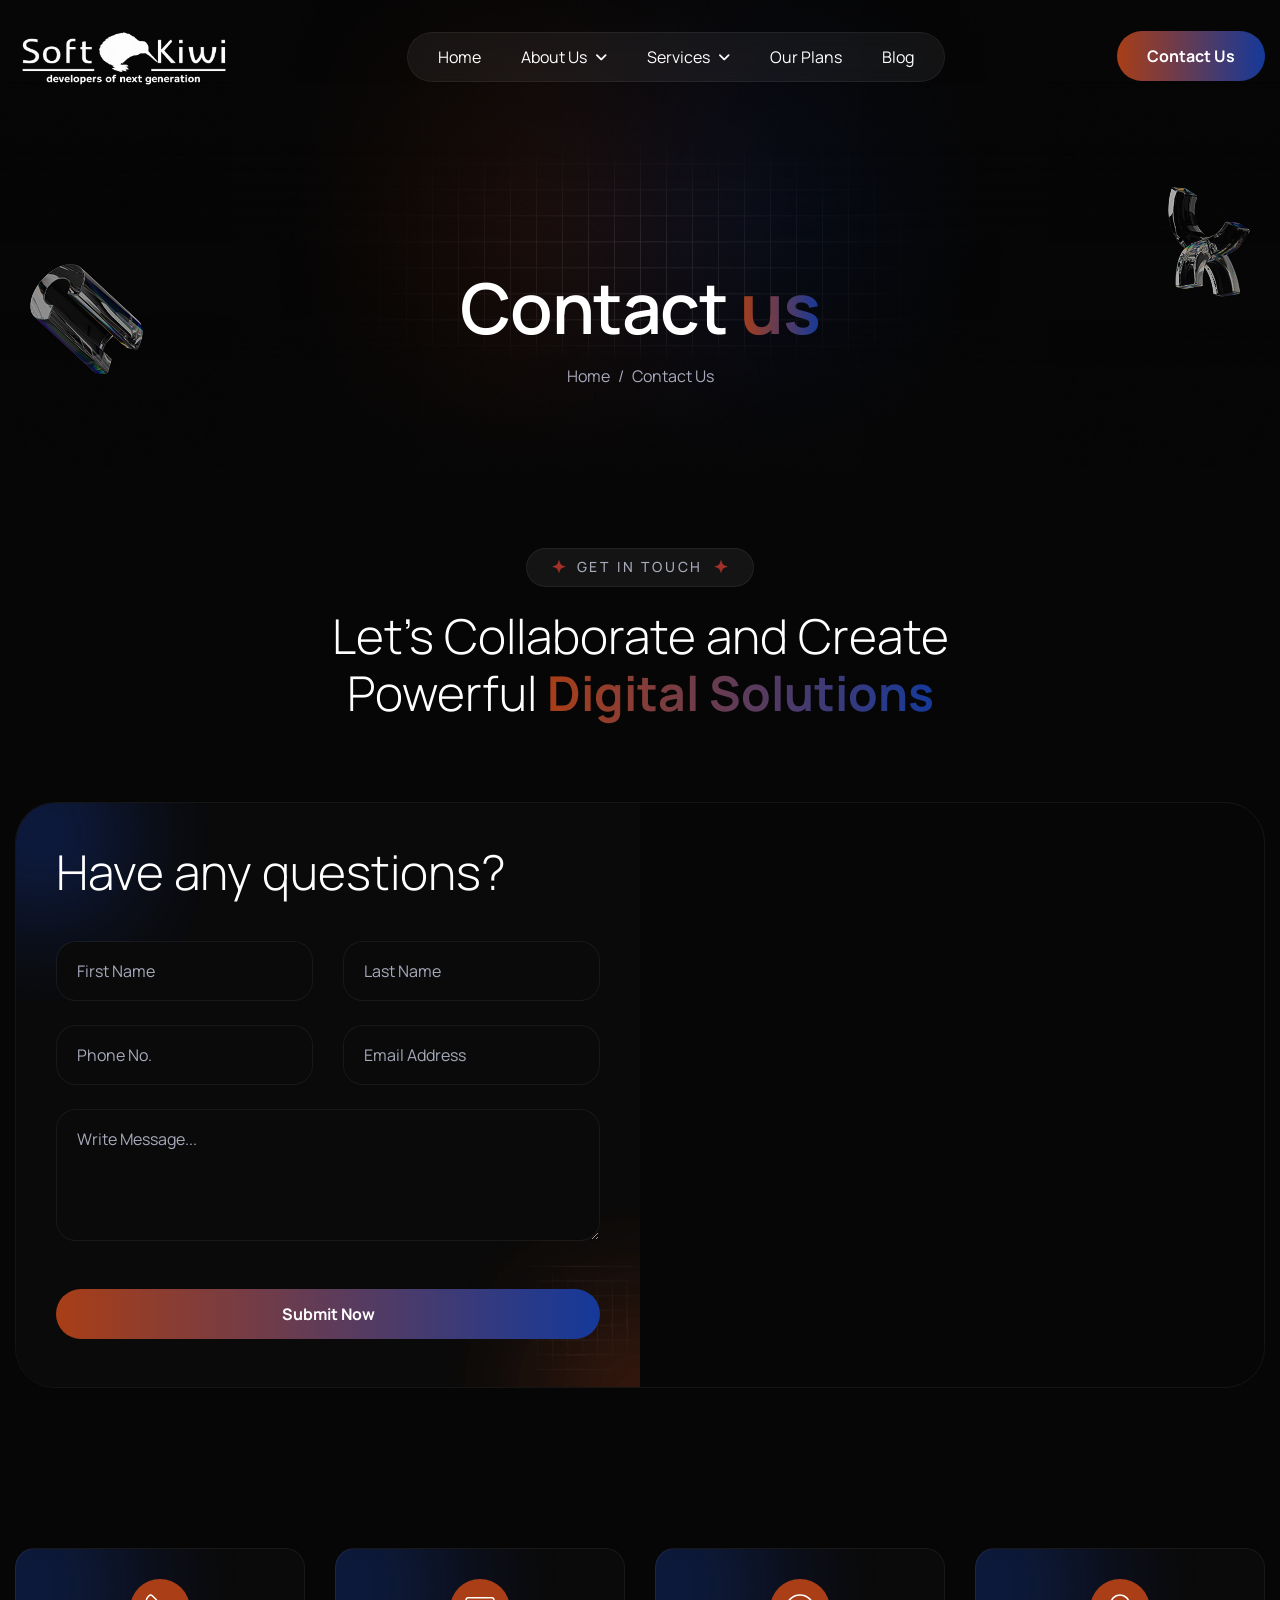
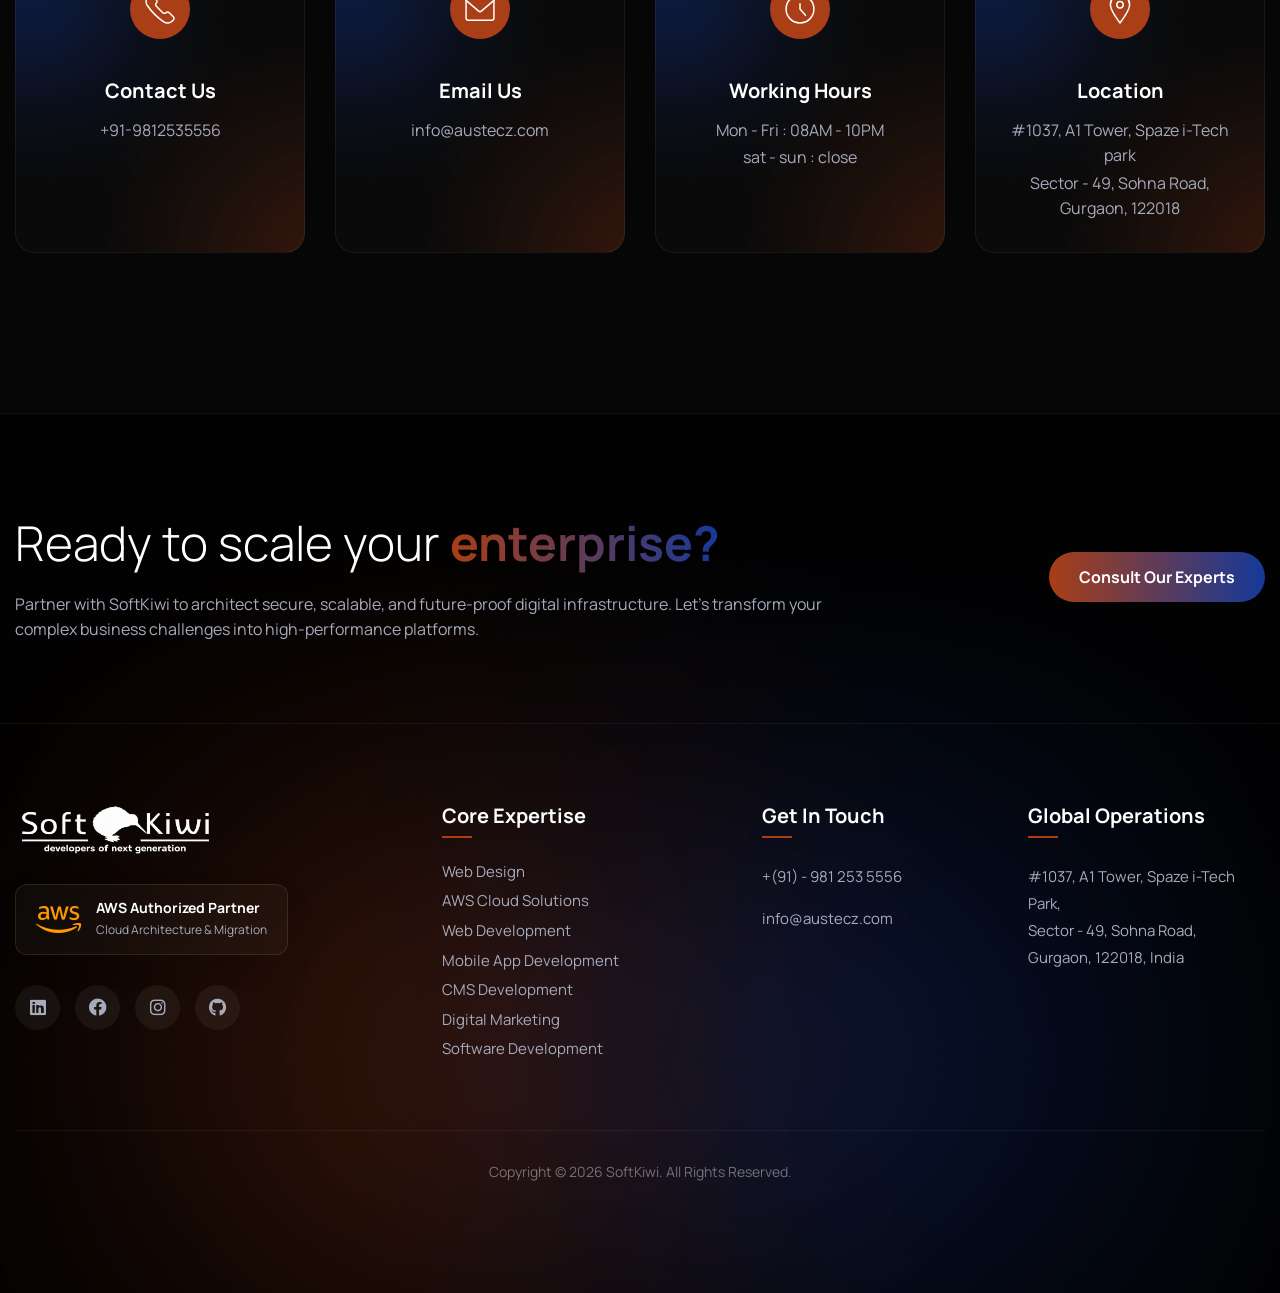
<file: contact.html>
<!DOCTYPE html>
<html lang="zxx">


<!-- Mirrored from austecz.com/contact.html by HTTrack Website Copier/3.x [XR&CO'2014], Mon, 22 Jun 2026 16:56:03 GMT -->
<head>
    <!-- Meta -->
    <meta charset="utf-8">
    <meta http-equiv="X-UA-Compatible" content="IE=edge">
    <meta name="viewport" content="width=device-width, initial-scale=1.0, maximum-scale=1">
    <meta name="description" content="">
    <meta name="keywords" content="">
    <meta name="author" content="Awaiken">
    <!-- Page Title -->
    <title>SoftKiwi - Web Design & Development Company in Gurgaon</title>
    <!-- Favicon Icon -->
    <link rel="shortcut icon" type="image/x-icon" href="images/favicon.html">
    <!-- Google Fonts Css-->
    <link rel="preconnect" href="https://fonts.googleapis.com/">
    <link rel="preconnect" href="https://fonts.gstatic.com/" crossorigin>
    <link href="https://fonts.googleapis.com/css2?family=Manrope:wght@200..800&amp;display=swap" rel="stylesheet">
    <!-- Bootstrap Css -->
    <link href="css/bootstrap.min.css" rel="stylesheet" media="screen">
    <!-- SlickNav Css -->
    <link href="css/slicknav.min.css" rel="stylesheet">
    <!-- Swiper Css -->
    <link rel="stylesheet" href="css/swiper-bundle.min.css">
    <!-- Font Awesome Icon Css-->
    <link href="css/all.min.css" rel="stylesheet" media="screen">
    <!-- Animated Css -->
    <link href="css/animate.css" rel="stylesheet">
    <!-- Magnific Popup Core Css File -->
    <link rel="stylesheet" href="css/magnific-popup.css">
    <!-- Mouse Cursor Css File -->
    <link rel="stylesheet" href="css/mousecursor.css">
    <!-- Main Custom Css -->
    <link href="css/custom.css" rel="stylesheet" media="screen">
</head>

<body>

    <!-- Header Start -->
    <header class="main-header">
        <div class="header-sticky">
            <nav class="navbar navbar-expand-lg">
                <div class="container">
                    <!-- Logo Start -->
                    <a class="navbar-brand" href="index-2.html">

                        <img src="images/SoftKiwi-logo.png" alt="Logo">
                    </a>
                    <!-- Logo End -->

                    <!-- Main Menu Start -->
                    <div class="collapse navbar-collapse main-menu">
                        <div class="nav-menu-wrapper">
                            <ul class="navbar-nav mr-auto" id="menu">
                                <li class="nav-item"><a class="nav-link" href="index-2.html">Home</a>
                                </li>
                                <li class="nav-item submenu"><a class="nav-link">About Us</a>
                                    <ul>
                                        <li class="nav-item"><a class="nav-link" href="about.html">Company Profile</a>
                                        </li>
                                    </ul>
                                </li>
                                <li class="nav-item submenu"><a class="nav-link" href="#">Services</a>
                                    <ul>
                                        <li class="nav-item"><a class="nav-link" href="web-design.html">Web Design</a>
                                        </li>
                                        <li class="nav-item"><a class="nav-link" href="aws-cloud-solutions.html">AWS
                                                Cloud Solutions</a></li>
                                        <li class="nav-item"><a class="nav-link" href="web-development.html">Web
                                                Development</a></li>
                                        <li class="nav-item"><a class="nav-link"
                                                href="mobile-app-development.html">Mobile App Development</a></li>
                                        <li class="nav-item"><a class="nav-link" href="cms-development.html">CMS
                                                Development</a></li>
                                        <li class="nav-item"><a class="nav-link" href="digital-marketing.html">Digital
                                                Marketing</a></li>
                                        <li class="nav-item"><a class="nav-link"
                                                href="software-development.html">Software Development</a></li>
                                    </ul>
                                </li>
                                <li class="nav-item"><a class="nav-link" href="plans.html">Our Plans</a></li>
                                <!-- <li class="nav-item"><a class="nav-link" href="projects.html">Our Work</a></li> -->
                                <li class="nav-item"><a class="nav-link" href="blog.html">Blog</a></li>
                            </ul>
                        </div>

                        <!-- Header Btn Start -->
                        <div class="header-btn">
                            <a href="contact.html" class="btn-default">Contact Us</a>
                        </div>
                        <!-- Header Btn End -->
                    </div>
                    <!-- Main Menu End -->
                    <div class="navbar-toggle"></div>
                </div>
            </nav>
            <div class="responsive-menu"></div>
        </div>
    </header>
    <!-- Header End -->

    <!-- Page Header Start -->
    <div class="page-header">
        <div class="container">
            <div class="row align-items-center">
                <div class="col-lg-12">
                    <!-- Page Header Box Start -->
                    <div class="page-header-box">
                        <h1 class="wow fadeInUp" data-cursor="-opaque">Contact <span>us</span></h1>
                        <nav class="wow fadeInUp" data-wow-delay="0.2s">
                            <ol class="breadcrumb">
                                <li class="breadcrumb-item"><a href="index-2.html">home</a></li>
                                <li class="breadcrumb-item active" aria-current="page">contact us</li>
                            </ol>
                        </nav>
                    </div>
                    <!-- Page Header Box End -->
                </div>
            </div>
        </div>
    </div>
    <!-- Page Header End -->

    <!-- Page Contact Us Start -->
    <div class="page-contact-us">
        <div class="container">
            <div class="row section-row">
                <div class="col-lg-12">
                    <!-- Section Title Start -->
                    <div class="section-title section-title-center">
                        <h3 class="wow fadeInUp">get in touch</h3>
                        <h2 class="wow fadeInUp" data-wow-delay="0.2s" data-cursor="-opaque">Let's Collaborate and
                            Create Powerful <span>Digital Solutions</span></h2>
                    </div>
                    <!-- Section Title End -->
                </div>
            </div>

            <div class="row">
                <div class="col-lg-12">
                    <!-- Contact Us Form Start -->
                    <div class="conatct-us-form">
                        <!-- Contact Form Start -->
                        <div class="contact-form">
                            <!-- Section Title Start -->
                            <div class="section-title">
                                <h2 class="wow fadeInUp" data-cursor="-opaque">Have any questions?</h2>
                            </div>
                            <!-- Section Title End -->

                            <!-- Contact Form Start -->
                            <form id="contactForm" action="#" method="POST" data-toggle="validator" class="wow fadeInUp"
                                data-wow-delay="0.2s">
                                <div class="row">
                                    <div class="form-group col-md-6 mb-4">
                                        <input type="text" name="fname" class="form-control" id="fname"
                                            placeholder="First Name" required>
                                        <div class="help-block with-errors"></div>
                                    </div>

                                    <div class="form-group col-md-6 mb-4">
                                        <input type="text" name="lname" class="form-control" id="lname"
                                            placeholder="Last Name" required>
                                        <div class="help-block with-errors"></div>
                                    </div>

                                    <div class="form-group col-md-6 mb-4">
                                        <input type="text" name="phone" class="form-control" id="phone"
                                            placeholder="Phone No." required>
                                        <div class="help-block with-errors"></div>
                                    </div>

                                    <div class="form-group col-md-6 mb-4">
                                        <input type="email" name="email" class="form-control" id="email"
                                            placeholder="Email Address" required>
                                        <div class="help-block with-errors"></div>
                                    </div>

                                    <div class="form-group col-md-12 mb-5">
                                        <textarea name="message" class="form-control" id="message" rows="4"
                                            placeholder="Write Message..."></textarea>
                                        <div class="help-block with-errors"></div>
                                    </div>

                                    <div class="col-lg-12">
                                        <div class="contact-form-btn">
                                            <button type="submit" class="btn-default"><span>submit now</span></button>
                                            <div id="msgSubmit" class="h3 hidden"></div>
                                        </div>
                                    </div>
                                </div>
                            </form>
                            <!-- Contact Form End -->
                        </div>
                        <!-- Contact Form End -->

                        <!-- Google Map Iframe Start -->
                        <div class="google-map-iframe">
                            <iframe
                                src="https://maps.google.com/maps?q=Spaze%20I-tech%20Park,%20Sector%2049,%20Sohna%20Road,%20Gurgaon,%20India&amp;t=&amp;z=15&amp;ie=UTF8&amp;iwloc=&amp;output=embed"
                                allowfullscreen="" loading="lazy" referrerpolicy="no-referrer-when-downgrade"></iframe>
                        </div>
                        <!-- Google Map Iframe End -->
                    </div>
                    <!-- Contact Us Form End -->
                </div>

                <div class="col-lg-12">
                    <!-- Contact Info List Start -->
                    <div class="contact-info-list">
                        <!-- Contact Info Item Start -->
                        <div class="contact-info-item wow fadeInUp">
                            <div class="icon-box">
                                <img src="images/icon-phone.svg" alt="">
                            </div>
                            <div class="contact-info-content">
                                <h3>contact us</h3>
                                <p><a href="tel:+919812535556" data-config="contact.phoneLink"><span
                                            data-config="contact.phone">+91-9812535556</span></a></p>
                            </div>
                        </div>
                        <!-- Contact Info Item End -->

                        <!-- Contact Info Item Start -->
                        <div class="contact-info-item wow fadeInUp" data-wow-delay="0.2s">
                            <div class="icon-box">
                                <img src="images/icon-mail.svg" alt="">
                            </div>
                            <div class="contact-info-content">
                                <h3>email us</h3>
                                <p><a href="mailto:info@austecz.com" data-config="contact.emailLink"><span
                                            data-config="contact.email">info@austecz.com</span></a></p>
                            </div>
                        </div>
                        <!-- Contact Info Item End -->

                        <!-- Contact Info Item Start -->
                        <div class="contact-info-item wow fadeInUp" data-wow-delay="0.4s">
                            <div class="icon-box">
                                <img src="images/icon-clock.svg" alt="">
                            </div>
                            <div class="contact-info-content">
                                <h3>Working hours</h3>
                                <p>Mon - Fri : 08AM - 10PM</p>
                                <p>sat - sun : close</p>
                            </div>
                        </div>
                        <!-- Contact Info Item End -->

                        <!-- Contact Info Item Start -->
                        <div class="contact-info-item wow fadeInUp" data-wow-delay="0.6s">
                            <div class="icon-box">
                                <img src="images/icon-location.svg" alt="">
                            </div>
                            <div class="contact-info-content">
                                <h3>location</h3>
                                <p>#1037, A1 Tower, Spaze i-Tech park</p>
                                <p>Sector - 49, Sohna Road, Gurgaon, 122018</p>
                            </div>
                        </div>
                        <!-- Contact Info Item End -->
                    </div>
                    <!-- Contact Info List Start -->
                </div>
            </div>
        </div>
    </div>
    <!-- Page Contact Us End -->

    <!-- Footer Start -->
    <footer class="main-footer">
        <div class="container">
            <div class="row section-row align-items-center">
                <div class="col-lg-8">
                    <div class="section-title">
                        <h2 class="wow fadeInUp" data-cursor="-opaque">Ready to scale your <span>enterprise?</span></h2>
                        <p class="wow fadeInUp" data-wow-delay="0.2s">Partner with SoftKiwi to architect secure,
                            scalable, and future-proof digital infrastructure. Let's transform your complex business
                            challenges into high-performance platforms.</p>
                    </div>
                </div>

                <div class="col-lg-4 text-lg-end">
                    <div class="section-btn wow fadeInUp" data-wow-delay="0.4s">
                        <a href="contact.html" class="btn-default">Consult Our Experts</a>
                    </div>
                </div>
            </div>

            <div class="row">
                <div class="col-lg-4 col-md-12 mb-4 mb-lg-0">
                    <div class="about-footer">
                        <div class="footer-logo">
                            <img src="images/SoftKiwi-logo.png" alt="SoftKiwi Logo">
                        </div>

                        <div class="aws-partner-badge wow fadeInUp" data-wow-delay="0.2s">
                            <i class="fa-brands fa-aws"></i>
                            <div>
                                <span>AWS Authorized Partner</span>
                                <span>Cloud Architecture & Migration</span>
                            </div>
                        </div>

                        <div class="footer-social-links wow fadeInUp" data-wow-delay="0.3s">
                            <a href="https://in.linkedin.com/company/softkiwi-corporation" target="_blank"><i
                                    class="fa-brands fa-linkedin"></i></a>
                            <a href="https://www.facebook.com/softkiwi/" target="_blank"><i
                                    class="fa-brands fa-facebook"></i></a>
                            <a href="https://www.instagram.com/softkiwitech/" target="_blank"><i
                                    class="fa-brands fa-instagram"></i></a>
                            <a href="https://github.com/softkiwi" target="_blank"><i
                                    class="fa-brands fa-github"></i></a>
                        </div>
                    </div>
                </div>

                <div class="col-lg-3 col-md-4 mb-4 mb-md-0">
                    <div class="footer-links">
                        <h3>Core Expertise</h3>
                        <ul>
                            <li><a href="web-design.html">Web Design</a></li>
                            <li><a href="aws-cloud-solutions.html">AWS Cloud Solutions</a></li>
                            <li><a href="web-development.html">Web Development</a></li>
                            <li><a href="mobile-app-development.html">Mobile App Development</a></li>
                            <li><a href="cms-development.html">CMS Development</a></li>
                            <li><a href="digital-marketing.html">Digital Marketing</a></li>
                            <li><a href="software-development.html">Software Development</a></li>
                        </ul>
                    </div>
                </div>

                <div class="col-lg-5 col-md-8">
                    <div class="row">
                        <div class="col-sm-6">
                            <div class="footer-links">
                                <h3>Get In Touch</h3>
                                <p><a href="tel:+919812535556" data-config="contact.phoneLink"><span
                                             data-config="contact.phone">+(91) - 981 253 5556</span></a></p>
                                <p><a href="mailto:info@austecz.com" data-config="contact.emailLink"><span
                                             data-config="contact.email">info@austecz.com</span></a></p>
                            </div>
                        </div>
                        <div class="col-sm-6">
                            <div class="footer-links">
                                <h3>Global Operations</h3>
                                <p data-config="contact.address">#1037, A1 Tower, Spaze i-Tech Park,<br>Sector - 49,
                                    Sohna Road,<br>Gurgaon, 122018, India</p>
                            </div>
                        </div>
                    </div>
                </div>
            </div>

            <div class="row">
                <div class="col-lg-12">
                    <div class="footer-copyright-text">
                        <p>Copyright © 2026 SoftKiwi. All Rights Reserved.</p>
                    </div>
                </div>
            </div>
        </div>
    </footer>
    <!-- Footer End -->

    <!-- Jquery Library File -->
    <script src="js/jquery-3.7.1.min.js"></script>
    <!-- Bootstrap js file -->
    <script src="js/bootstrap.min.js"></script>
    <!-- Validator js file -->
    <script src="js/validator.min.js"></script>
    <!-- SlickNav js file -->
    <script src="js/jquery.slicknav.js"></script>
    <!-- Swiper js file -->
    <script src="js/swiper-bundle.min.js"></script>
    <!-- Counter js file -->
    <script src="js/jquery.waypoints.min.js"></script>
    <script src="js/jquery.counterup.min.js"></script>
    <!-- Magnific js file -->
    <script src="js/jquery.magnific-popup.min.js"></script>
    <!-- Parallax js -->
    <script src="js/parallaxie.js"></script>
    <!-- MagicCursor js file -->
    <script src="js/gsap.min.js"></script>
    <script src="js/magiccursor.js"></script>
    <!-- Text Effect js file -->
    <script src="js/SplitText.js"></script>
    <script src="js/ScrollTrigger.min.js"></script>
    <!-- SmoothScroll -->
    <!-- <script src="js/SmoothScroll.js"></script> -->
    <!-- YTPlayer js File -->
    <script src="js/jquery.mb.YTPlayer.min.js"></script>
    <!-- Wow js file -->
    <script src="js/wow.min.js"></script>
    <!-- Main Custom js file -->
    <script src="js/function.js"></script>
</body>


<!-- Mirrored from austecz.com/contact.html by HTTrack Website Copier/3.x [XR&CO'2014], Mon, 22 Jun 2026 16:56:10 GMT -->
</html>
</file>
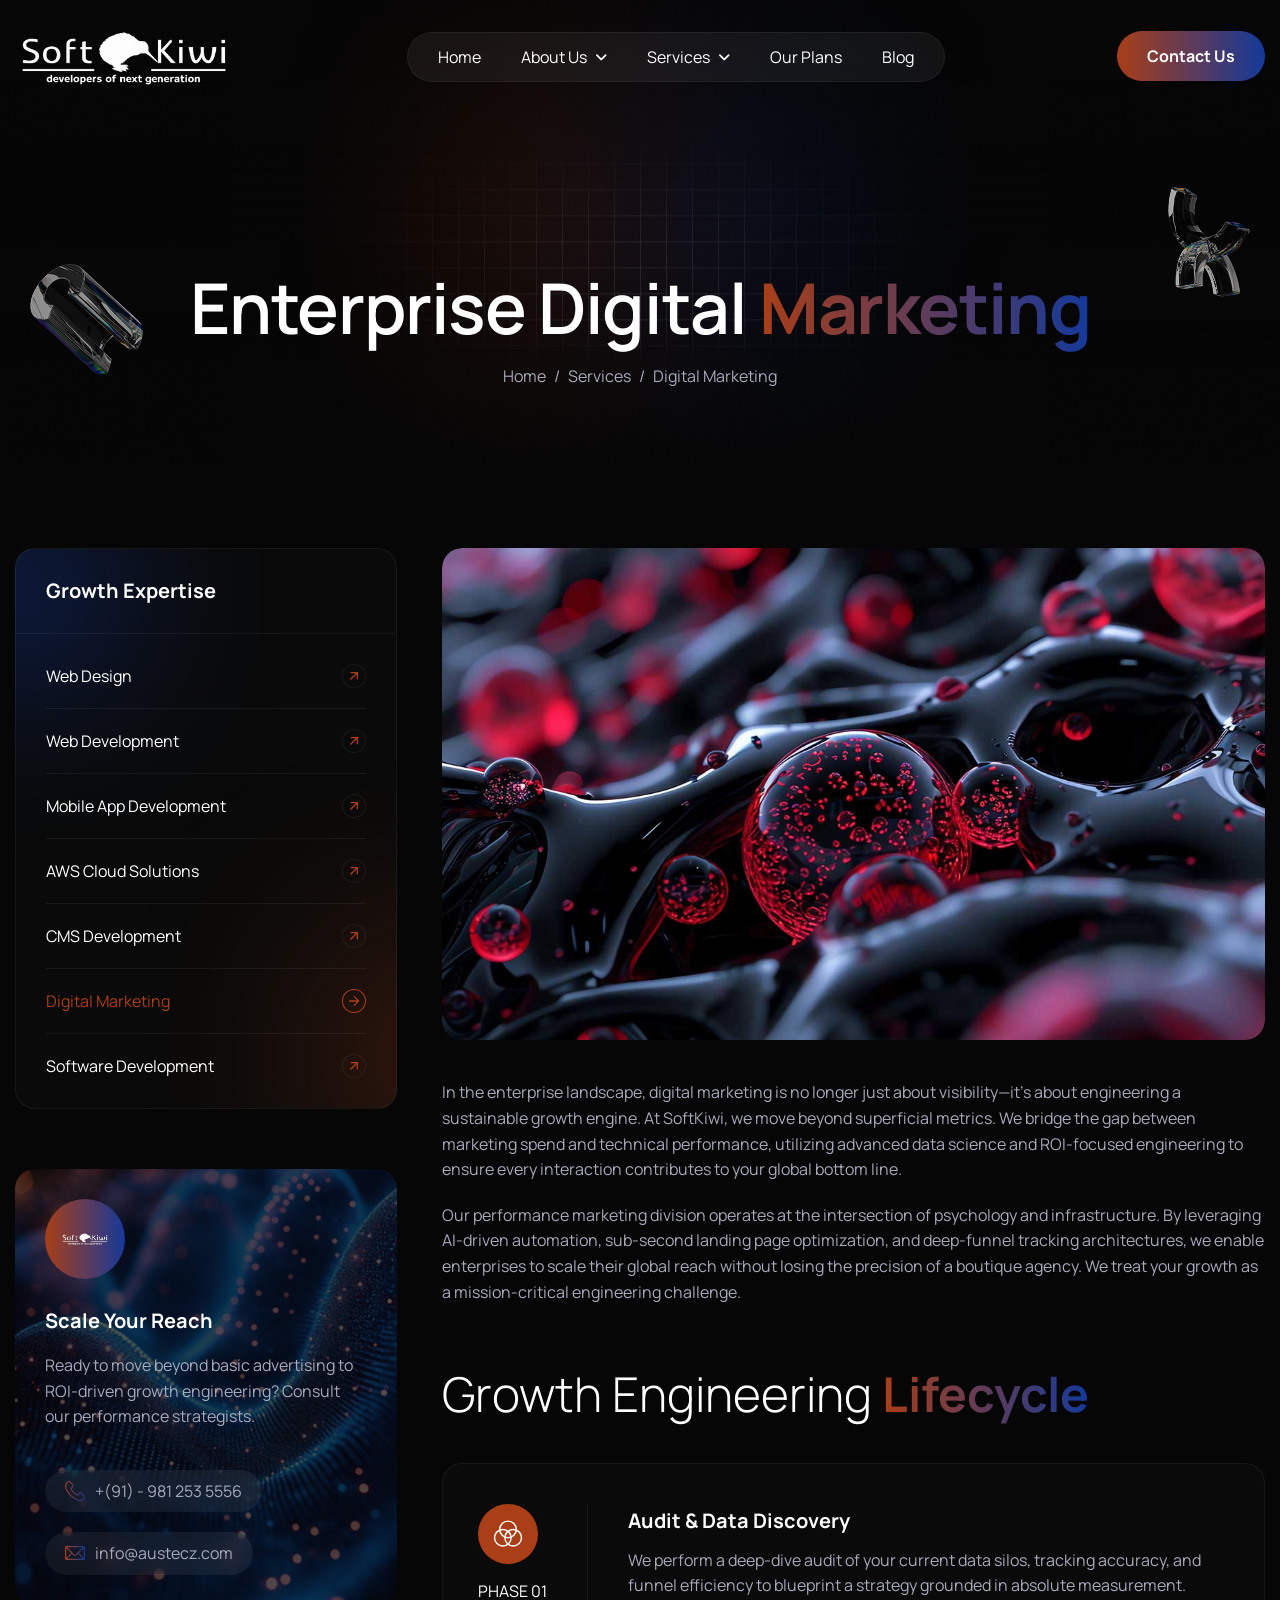
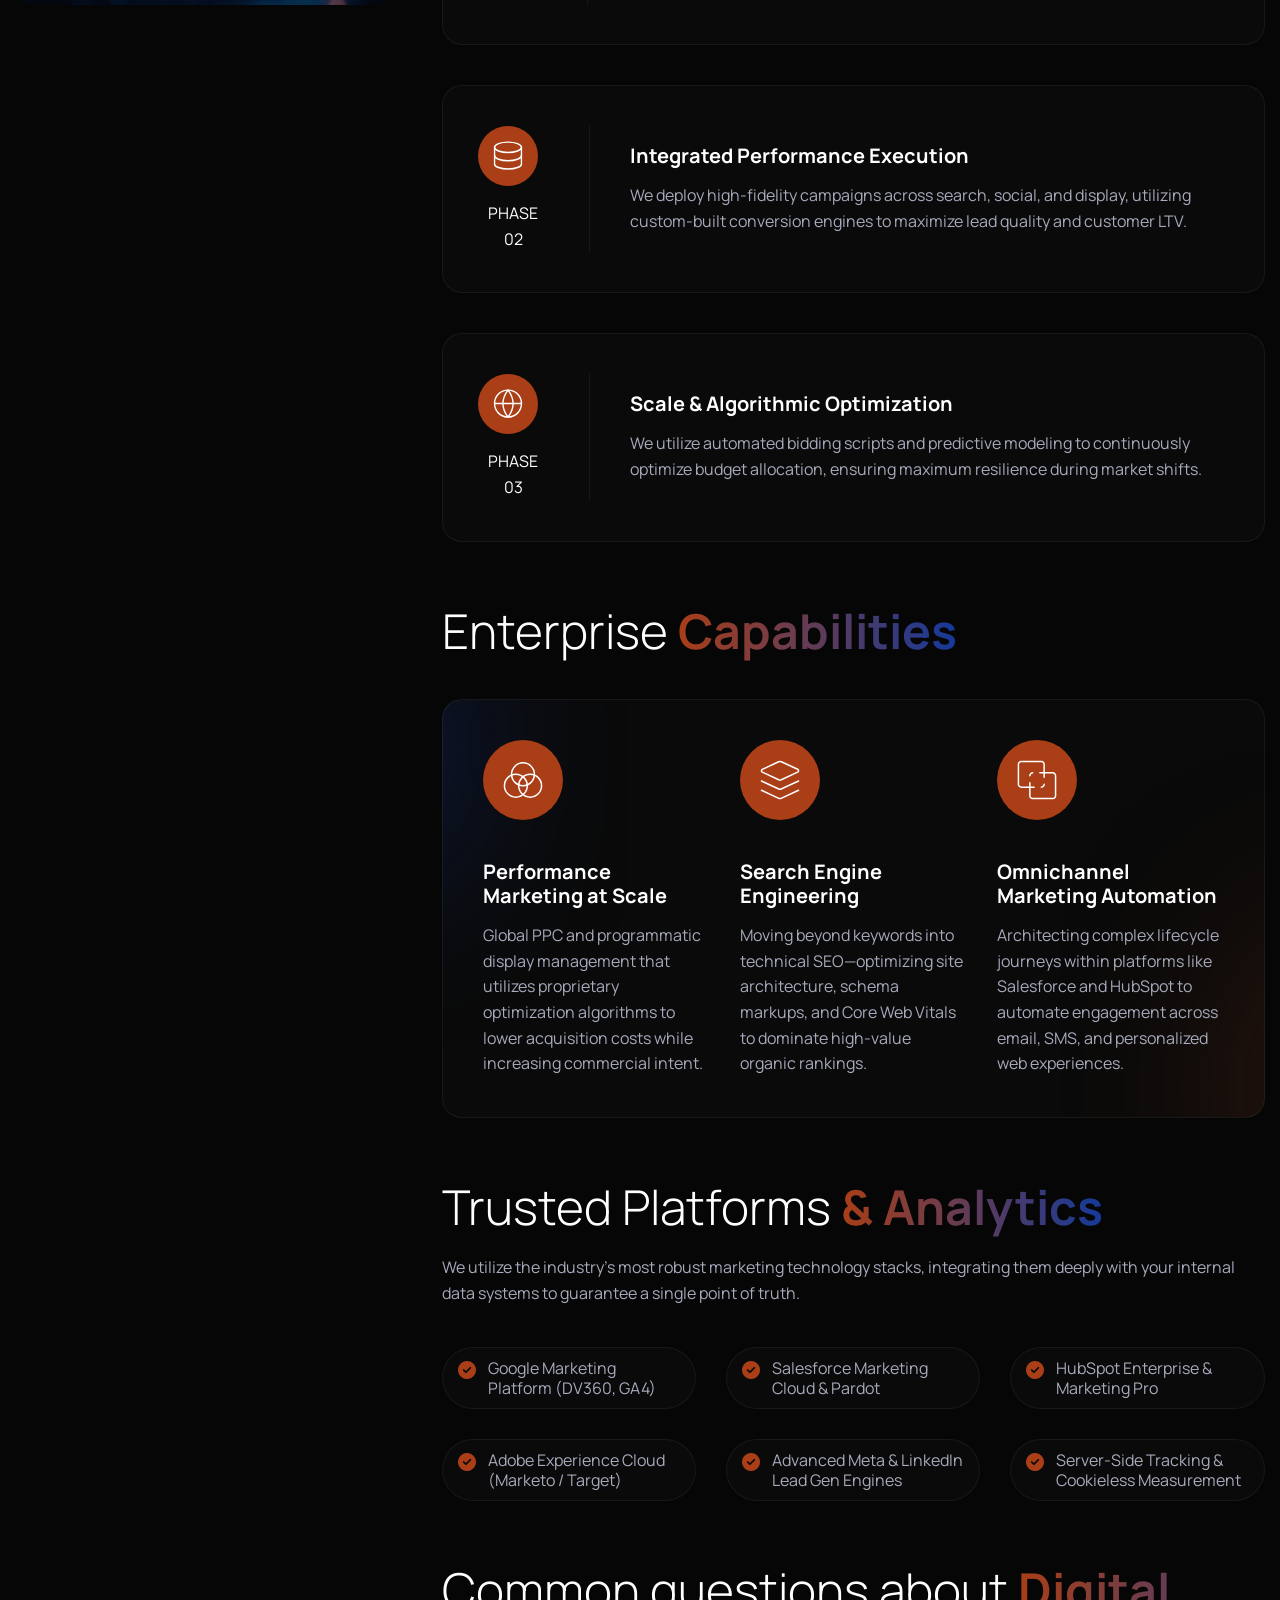
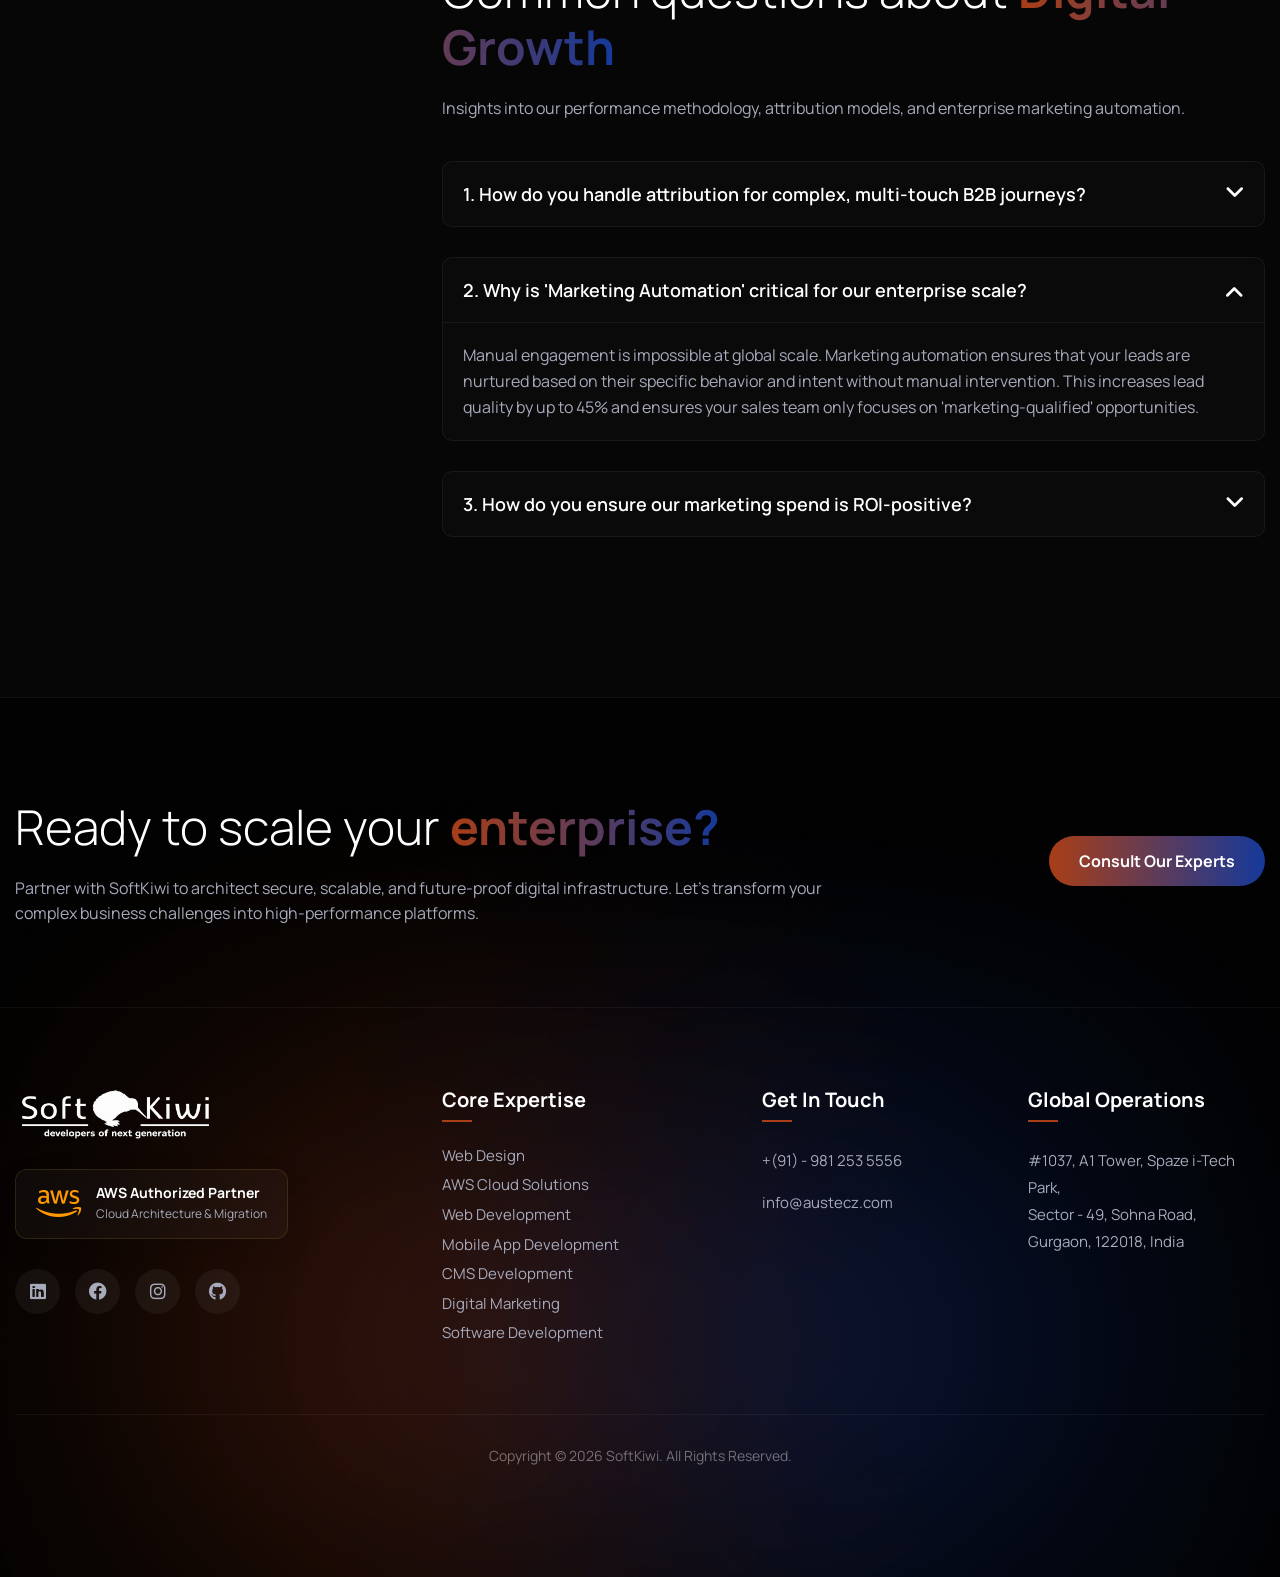
<file: digital-marketing.html>
<!DOCTYPE html>
<html lang="zxx">


<!-- Mirrored from austecz.com/digital-marketing.html by HTTrack Website Copier/3.x [XR&CO'2014], Mon, 22 Jun 2026 16:56:10 GMT -->
<head>
    <!-- Meta -->
    <meta charset="utf-8">
    <meta http-equiv="X-UA-Compatible" content="IE=edge">
    <meta name="viewport" content="width=device-width, initial-scale=1.0, maximum-scale=1">
    <meta name="description"
        content="SoftKiwi provides enterprise-grade digital marketing, ROI-focused performance engineering, and automated growth strategies for global brands.">
    <meta name="keywords"
        content="enterprise digital marketing, performance marketing, marketing automation, growth engineering, seo, ppc, softkiwi">
    <meta name="author" content="SoftKiwi">
    <!-- Page Title -->
    <title>Enterprise Digital Marketing | SoftKiwi Technologies</title>
    <!-- Favicon Icon -->
    <link rel="shortcut icon" type="image/x-icon" href="images/favicon.html">
    <!-- Google Fonts Css-->
    <link rel="preconnect" href="https://fonts.googleapis.com/">
    <link rel="preconnect" href="https://fonts.gstatic.com/" crossorigin>
    <link href="https://fonts.googleapis.com/css2?family=Manrope:wght@200..800&amp;display=swap" rel="stylesheet">
    <!-- Bootstrap Css -->
    <link href="css/bootstrap.min.css" rel="stylesheet" media="screen">
    <!-- SlickNav Css -->
    <link href="css/slicknav.min.css" rel="stylesheet">
    <!-- Swiper Css -->
    <link rel="stylesheet" href="css/swiper-bundle.min.css">
    <!-- Font Awesome Icon Css-->
    <link href="css/all.min.css" rel="stylesheet" media="screen">
    <!-- Animated Css -->
    <link href="css/animate.css" rel="stylesheet">
    <!-- Magnific Popup Core Css File -->
    <link rel="stylesheet" href="css/magnific-popup.css">
    <!-- Mouse Cursor Css File -->
    <link rel="stylesheet" href="css/mousecursor.css">
    <!-- Main Custom Css -->
    <link href="css/custom.css" rel="stylesheet" media="screen">
</head>

<body>
    <!-- Header Start -->
    <header class="main-header">
        <div class="header-sticky">
            <nav class="navbar navbar-expand-lg">
                <div class="container">
                    <!-- Logo Start -->
                    <a class="navbar-brand" href="index-2.html">

                        <img src="images/SoftKiwi-logo.png" alt="Logo">
                    </a>
                    <!-- Logo End -->

                    <!-- Main Menu Start -->
                    <div class="collapse navbar-collapse main-menu">
                        <div class="nav-menu-wrapper">
                            <ul class="navbar-nav mr-auto" id="menu">
                                <li class="nav-item"><a class="nav-link" href="index-2.html">Home</a>
                                </li>
                                <li class="nav-item submenu"><a class="nav-link">About Us</a>
                                    <ul>
                                        <li class="nav-item"><a class="nav-link" href="about.html">Company Profile</a>
                                        </li>
                                    </ul>
                                </li>
                                <li class="nav-item submenu"><a class="nav-link" href="#">Services</a>
                                    <ul>
                                        <li class="nav-item"><a class="nav-link" href="web-design.html">Web Design</a>
                                        </li>
                                        <li class="nav-item"><a class="nav-link" href="aws-cloud-solutions.html">AWS
                                                Cloud Solutions</a></li>
                                        <li class="nav-item"><a class="nav-link" href="web-development.html">Web
                                                Development</a></li>
                                        <li class="nav-item"><a class="nav-link"
                                                href="mobile-app-development.html">Mobile App Development</a></li>
                                        <li class="nav-item"><a class="nav-link" href="cms-development.html">CMS
                                                Development</a></li>
                                        <li class="nav-item"><a class="nav-link" href="digital-marketing.html">Digital
                                                Marketing</a></li>
                                        <li class="nav-item"><a class="nav-link"
                                                href="software-development.html">Software Development</a></li>
                                    </ul>
                                </li>
                                <li class="nav-item"><a class="nav-link" href="plans.html">Our Plans</a></li>
                                <!-- <li class="nav-item"><a class="nav-link" href="projects.html">Our Work</a></li> -->
                                <li class="nav-item"><a class="nav-link" href="blog.html">Blog</a></li>
                            </ul>
                        </div>

                        <!-- Header Btn Start -->
                        <div class="header-btn">
                            <a href="contact.html" class="btn-default">Contact Us</a>
                        </div>
                        <!-- Header Btn End -->
                    </div>
                    <!-- Main Menu End -->
                    <div class="navbar-toggle"></div>
                </div>
            </nav>
            <div class="responsive-menu"></div>
        </div>
    </header>
    <!-- Header End -->

    <!-- Page Header Start -->
    <div class="page-header">
        <div class="container">
            <div class="row align-items-center">
                <div class="col-lg-12">
                    <!-- Page Header Box Start -->
                    <div class="page-header-box">
                        <h1 class="wow fadeInUp" data-cursor="-opaque">Enterprise Digital <span>Marketing</span></h1>
                        <nav class="wow fadeInUp" data-wow-delay="0.2s">
                            <ol class="breadcrumb">
                                <li class="breadcrumb-item"><a href="index-2.html">home</a></li>
                                <li class="breadcrumb-item"><a href="#">services</a></li>
                                <li class="breadcrumb-item active" aria-current="page">digital marketing</li>
                            </ol>
                        </nav>
                    </div>
                    <!-- Page Header Box End -->
                </div>
            </div>
        </div>
    </div>
    <!-- Page Header End -->

    <!-- Page Service Single Start -->
    <div class="page-service-single">
        <div class="container">
            <div class="row">
                <div class="col-lg-4">
                    <!-- Page Single Sidebar Start -->
                    <div class="page-single-sidebar">
                        <!-- Page Category List Start -->
                        <div class="page-catagery-list wow fadeInUp">
                            <h3>Growth Expertise</h3>
                            <ul>
                                <li><a href="web-design.html">Web Design</a></li>
                                <li><a href="web-development.html">Web Development</a></li>
                                <li><a href="mobile-app-development.html">Mobile App Development</a></li>
                                <li><a href="service-single.html">AWS Cloud Solutions</a></li>
                                <li><a href="cms-development.html">CMS Development</a></li>
                                <li><a href="digital-marketing.html" class="active">Digital Marketing</a></li>
                                <li><a href="software-development.html">Software Development</a></li>
                            </ul>
                        </div>
                        <!-- Page Category List End -->

                        <!-- Sidebar CTA Box Start -->
                        <div class="sidebar-cta-box">
                            <!-- Sidebar CTA Logo Start -->
                            <div class="sidebar-cta-logo">
                                <img src="images/SoftKiwi-logo.png" alt="SoftKiwi">
                            </div>
                            <!-- Sidebar CTA Logo End -->

                            <!-- Sidebar CTA Content Start -->
                            <div class="sidebar-cta-content">
                                <h3>Scale Your Reach</h3>
                                <p>Ready to move beyond basic advertising to ROI-driven growth engineering? Consult our
                                    performance strategists.</p>
                            </div>
                            <!-- Sidebar CTA Content End -->

                            <!-- Sidebar CTA Contact Start -->
                            <div class="sidebar-cta-contact">
                                <ul>
                                    <li><a href="tel:+919812535556"><img src="images/icon-phone-gradiant.svg"
                                                alt="">+(91) - 981 253 5556</a></li>
                                    <li><a href="mailto:info@austecz.com"><img src="images/icon-mail-gradiant.svg"
                                                alt="">info@austecz.com</a></li>
                                </ul>
                            </div>
                            <!-- Sidebar CTA Contact End -->
                        </div>
                        <!-- Sidebar CTA Box End -->
                    </div>
                </div>

                <div class="col-lg-8">
                    <!-- Service Single Content Start -->
                    <div class="service-single-content">
                        <!-- Page Single Image Start -->
                        <div class="page-single-image">
                            <figure class="image-anime reveal">
                                <img src="images/service-single-img.jpg" alt="Enterprise Digital Marketing">
                            </figure>
                        </div>
                        <!-- Page Single Image End -->

                        <!-- Service Entry Start -->
                        <div class="service-entry">
                            <p class="wow fadeInUp">In the enterprise landscape, digital marketing is no longer just
                                about visibility—it's about engineering a sustainable growth engine. At SoftKiwi, we
                                move beyond superficial metrics. We bridge the gap between marketing spend and technical
                                performance, utilizing advanced data science and ROI-focused engineering to ensure every
                                interaction contributes to your global bottom line.</p>
                            <p class="wow fadeInUp" data-wow-delay="0.2s">Our performance marketing division operates at
                                the intersection of psychology and infrastructure. By leveraging AI-driven automation,
                                sub-second landing page optimization, and deep-funnel tracking architectures, we enable
                                enterprises to scale their global reach without losing the precision of a boutique
                                agency. We treat your growth as a mission-critical engineering challenge.</p>

                            <!-- Service Solution Box Start -->
                            <div class="service-solution-box">
                                <h2 class="wow fadeInUp" data-cursor="-opaque">Growth Engineering <span>Lifecycle</span>
                                </h2>
                                <!-- Service Solution Steps Start -->
                                <div class="service-solution-steps">
                                    <!-- How Work Item Start -->
                                    <div class="how-work-item wow fadeInUp" data-wow-delay="0.2s">
                                        <div class="how-work-header">
                                            <div class="icon-box">
                                                <img src="images/icon-how-work-step-1.svg" alt="">
                                            </div>
                                            <div class="how-work-step-no">
                                                <p>Phase 01</p>
                                            </div>
                                        </div>
                                        <div class="how-work-item-content">
                                            <h3>Audit & Data Discovery</h3>
                                            <p>We perform a deep-dive audit of your current data silos, tracking
                                                accuracy, and funnel efficiency to blueprint a strategy grounded in
                                                absolute measurement.</p>
                                        </div>
                                    </div>
                                    <!-- How Work Item End -->

                                    <!-- How Work Item Start -->
                                    <div class="how-work-item wow fadeInUp" data-wow-delay="0.4s">
                                        <div class="how-work-header">
                                            <div class="icon-box">
                                                <img src="images/icon-how-work-step-2.svg" alt="">
                                            </div>
                                            <div class="how-work-step-no">
                                                <p>Phase 02</p>
                                            </div>
                                        </div>
                                        <div class="how-work-item-content">
                                            <h3>Integrated Performance Execution</h3>
                                            <p>We deploy high-fidelity campaigns across search, social, and display,
                                                utilizing custom-built conversion engines to maximize lead quality and
                                                customer LTV.</p>
                                        </div>
                                    </div>
                                    <!-- How Work Item End -->

                                    <!-- How Work Item Start -->
                                    <div class="how-work-item wow fadeInUp" data-wow-delay="0.6s">
                                        <div class="how-work-header">
                                            <div class="icon-box">
                                                <img src="images/icon-how-work-step-3.svg" alt="">
                                            </div>
                                            <div class="how-work-step-no">
                                                <p>Phase 03</p>
                                            </div>
                                        </div>
                                        <div class="how-work-item-content">
                                            <h3>Scale & Algorithmic Optimization</h3>
                                            <p>We utilize automated bidding scripts and predictive modeling to
                                                continuously optimize budget allocation, ensuring maximum resilience
                                                during market shifts.</p>
                                        </div>
                                    </div>
                                    <!-- How Work Item End -->
                                </div>
                                <!-- Service Solution Steps End -->
                            </div>
                            <!-- Service Solution Box End -->

                            <!-- Service Impact Box Start -->
                            <div class="service-impact-box">
                                <h2 class="wow fadeInUp" data-cursor="-opaque">Enterprise <span>Capabilities</span></h2>
                                <!-- Service Impact List Start -->
                                <div class="service-impact-list">
                                    <!-- Service Impact Item Start -->
                                    <div class="service-impact-item wow fadeInUp" data-wow-delay="0.2s">
                                        <div class="icon-box">
                                            <img src="images/icon-approach-1.svg" alt="">
                                        </div>
                                        <div class="service-impact-item-content">
                                            <h3>Performance Marketing at Scale</h3>
                                            <p>Global PPC and programmatic display management that utilizes proprietary
                                                optimization algorithms to lower acquisition costs while increasing
                                                commercial intent.</p>
                                        </div>
                                    </div>
                                    <!-- Service Impact Item End -->

                                    <!-- Service Impact Item Start -->
                                    <div class="service-impact-item wow fadeInUp" data-wow-delay="0.4s">
                                        <div class="icon-box">
                                            <img src="images/icon-approach-2.svg" alt="">
                                        </div>
                                        <div class="service-impact-item-content">
                                            <h3>Search Engine Engineering</h3>
                                            <p>Moving beyond keywords into technical SEO—optimizing site architecture,
                                                schema markups, and Core Web Vitals to dominate high-value organic
                                                rankings.</p>
                                        </div>
                                    </div>
                                    <!-- Service Impact Item End -->

                                    <!-- Service Impact Item Start -->
                                    <div class="service-impact-item wow fadeInUp" data-wow-delay="0.6s">
                                        <div class="icon-box">
                                            <img src="images/icon-approach-3.svg" alt="">
                                        </div>
                                        <div class="service-impact-item-content">
                                            <h3>Omnichannel Marketing Automation</h3>
                                            <p>Architecting complex lifecycle journeys within platforms like Salesforce
                                                and HubSpot to automate engagement across email, SMS, and personalized
                                                web experiences.</p>
                                        </div>
                                    </div>
                                    <!-- Service Impact Item End -->
                                </div>
                                <!-- Service Impact List End -->
                            </div>
                            <!-- Service Impact Box End -->

                            <!-- Service Innovation Box Start -->
                            <div class="service-innovation-box">
                                <h2 class="wow fadeInUp" data-cursor="-opaque">Trusted Platforms <span>&
                                        Analytics</span></h2>
                                <p class="wow fadeInUp" data-wow-delay="0.2s">We utilize the industry's most robust
                                    marketing technology stacks, integrating them deeply with your internal data systems
                                    to guarantee a single point of truth.</p>

                                <!-- Service Innovation List Start -->
                                <div class="service-innovation-list wow fadeInUp" data-wow-delay="0.4s">
                                    <ul>
                                        <li>Google Marketing Platform (DV360, GA4)</li>
                                        <li>Salesforce Marketing Cloud & Pardot</li>
                                        <li>HubSpot Enterprise & Marketing Pro</li>
                                        <li>Adobe Experience Cloud (Marketo / Target)</li>
                                        <li>Advanced Meta & LinkedIn Lead Gen Engines</li>
                                        <li>Server-Side Tracking & Cookieless Measurement</li>
                                    </ul>
                                </div>
                                <!-- Service Innovation List End -->
                            </div>
                            <!-- Service Innovation Box End -->
                        </div>
                        <!-- Service Entry End -->

                        <!-- Page Single FAQs Start -->
                        <div class="page-single-faqs">
                            <!-- Section Title Start -->
                            <div class="section-title">
                                <h2 class="wow fadeInUp" data-cursor="-opaque">Common questions about <span>Digital
                                        Growth</span></h2>
                                <p class="wow fadeInUp" data-wow-delay="0.2s">Insights into our performance methodology,
                                    attribution models, and enterprise marketing automation.</p>
                            </div>
                            <!-- Section Title End -->

                            <!-- FAQ Accordion Start -->
                            <div class="faq-accordion" id="faqaccordion">
                                <!-- FAQ Item Start -->
                                <div class="accordion-item wow fadeInUp">
                                    <h2 class="accordion-header" id="heading1">
                                        <button class="accordion-button collapsed" type="button"
                                            data-bs-toggle="collapse" data-bs-target="#collapse1" aria-expanded="true"
                                            aria-controls="collapse1">
                                            1. How do you handle attribution for complex, multi-touch B2B journeys?
                                        </button>
                                    </h2>
                                    <div id="collapse1" class="accordion-collapse collapse" aria-labelledby="heading1"
                                        data-bs-parent="#faqaccordion">
                                        <div class="accordion-body">
                                            <p>We move away from simplistic 'last-click' models. We implement custom
                                                data-driven attribution (DDA) using GA4 and server-side tracking to
                                                assign value to every touchpoint in the lifecycle, providing a clear
                                                picture of how search, social, and email work together to drive final
                                                conversions.</p>
                                        </div>
                                    </div>
                                </div>
                                <!-- FAQ Item End -->

                                <!-- FAQ Item Start -->
                                <div class="accordion-item wow fadeInUp" data-wow-delay="0.2s">
                                    <h2 class="accordion-header" id="heading2">
                                        <button class="accordion-button " type="button" data-bs-toggle="collapse"
                                            data-bs-target="#collapse2" aria-expanded="false" aria-controls="collapse2">
                                            2. Why is 'Marketing Automation' critical for our enterprise scale?
                                        </button>
                                    </h2>
                                    <div id="collapse2" class="accordion-collapse collapse show"
                                        aria-labelledby="heading2" data-bs-parent="#faqaccordion">
                                        <div class="accordion-body">
                                            <p>Manual engagement is impossible at global scale. Marketing automation
                                                ensures that your leads are nurtured based on their specific behavior
                                                and intent without manual intervention. This increases lead quality by
                                                up to 45% and ensures your sales team only focuses on
                                                'marketing-qualified' opportunities.</p>
                                        </div>
                                    </div>
                                </div>
                                <!-- FAQ Item End -->

                                <!-- FAQ Item Start -->
                                <div class="accordion-item wow fadeInUp" data-wow-delay="0.4s">
                                    <h2 class="accordion-header" id="heading3">
                                        <button class="accordion-button collapsed" type="button"
                                            data-bs-toggle="collapse" data-bs-target="#collapse3" aria-expanded="false"
                                            aria-controls="collapse3">
                                            3. How do you ensure our marketing spend is ROI-positive?
                                        </button>
                                    </h2>
                                    <div id="collapse3" class="accordion-collapse collapse" aria-labelledby="heading3"
                                        data-bs-parent="#faqaccordion">
                                        <div class="accordion-body">
                                            <p>We treat every campaign as an engineering experiment. By setting rigorous
                                                ROAS (Return on Ad Spend) and CPA (Cost Per Acquisition) targets before
                                                launch, and utilizing real-time dashboards to monitor performance, we
                                                can pivot budgets instantly to the highest-performing channels,
                                                guaranteeing a lean and efficient growth engine.</p>
                                        </div>
                                    </div>
                                </div>
                                <!-- FAQ Item End -->
                            </div>
                            <!-- FAQ Accordion End -->
                        </div>
                        <!-- Page Single FAQs End -->
                    </div>
                    <!-- Service Single Content End -->
                </div>
            </div>
        </div>
    </div>
    <!-- Page Service Single End -->

    <!-- Footer Start -->
    <footer class="main-footer">
        <div class="container">
            <div class="row section-row align-items-center">
                <div class="col-lg-8">
                    <div class="section-title">
                        <h2 class="wow fadeInUp" data-cursor="-opaque">Ready to scale your <span>enterprise?</span></h2>
                        <p class="wow fadeInUp" data-wow-delay="0.2s">Partner with SoftKiwi to architect secure,
                            scalable, and future-proof digital infrastructure. Let's transform your complex business
                            challenges into high-performance platforms.</p>
                    </div>
                </div>

                <div class="col-lg-4 text-lg-end">
                    <div class="section-btn wow fadeInUp" data-wow-delay="0.4s">
                        <a href="contact.html" class="btn-default">Consult Our Experts</a>
                    </div>
                </div>
            </div>

            <div class="row">
                <div class="col-lg-4 col-md-12 mb-4 mb-lg-0">
                    <div class="about-footer">
                        <div class="footer-logo">
                            <img src="images/SoftKiwi-logo.png" alt="SoftKiwi Logo">
                        </div>

                        <div class="aws-partner-badge wow fadeInUp" data-wow-delay="0.2s">
                            <i class="fa-brands fa-aws"></i>
                            <div>
                                <span>AWS Authorized Partner</span>
                                <span>Cloud Architecture & Migration</span>
                            </div>
                        </div>

                        <div class="footer-social-links wow fadeInUp" data-wow-delay="0.3s">
                            <a href="https://in.linkedin.com/company/softkiwi-corporation" target="_blank"><i
                                    class="fa-brands fa-linkedin"></i></a>
                            <a href="https://www.facebook.com/softkiwi/" target="_blank"><i
                                    class="fa-brands fa-facebook"></i></a>
                            <a href="https://www.instagram.com/softkiwitech/" target="_blank"><i
                                    class="fa-brands fa-instagram"></i></a>
                            <a href="https://github.com/softkiwi" target="_blank"><i
                                    class="fa-brands fa-github"></i></a>
                        </div>
                    </div>
                </div>

                <div class="col-lg-3 col-md-4 mb-4 mb-md-0">
                    <div class="footer-links">
                        <h3>Core Expertise</h3>
                        <ul>
                            <li><a href="web-design.html">Web Design</a></li>
                            <li><a href="aws-cloud-solutions.html">AWS Cloud Solutions</a></li>
                            <li><a href="web-development.html">Web Development</a></li>
                            <li><a href="mobile-app-development.html">Mobile App Development</a></li>
                            <li><a href="cms-development.html">CMS Development</a></li>
                            <li><a href="digital-marketing.html">Digital Marketing</a></li>
                            <li><a href="software-development.html">Software Development</a></li>
                        </ul>
                    </div>
                </div>

                <div class="col-lg-5 col-md-8">
                    <div class="row">
                        <div class="col-sm-6">
                            <div class="footer-links">
                                <h3>Get In Touch</h3>
                                <p><a href="tel:+919812535556" data-config="contact.phoneLink"><span
                                             data-config="contact.phone">+(91) - 981 253 5556</span></a></p>
                                <p><a href="mailto:info@austecz.com" data-config="contact.emailLink"><span
                                             data-config="contact.email">info@austecz.com</span></a></p>
                            </div>
                        </div>
                        <div class="col-sm-6">
                            <div class="footer-links">
                                <h3>Global Operations</h3>
                                <p data-config="contact.address">#1037, A1 Tower, Spaze i-Tech Park,<br>Sector - 49,
                                    Sohna Road,<br>Gurgaon, 122018, India</p>
                            </div>
                        </div>
                    </div>
                </div>
            </div>

            <div class="row">
                <div class="col-lg-12">
                    <div class="footer-copyright-text">
                        <p>Copyright © 2026 SoftKiwi. All Rights Reserved.</p>
                    </div>
                </div>
            </div>
        </div>
    </footer>
    <!-- Footer End -->

    <!-- Jquery Library File -->
    <script src="js/jquery-3.7.1.min.js"></script>
    <!-- Bootstrap js file -->
    <script src="js/bootstrap.min.js"></script>
    <!-- Validator js file -->
    <script src="js/validator.min.js"></script>
    <!-- SlickNav js file -->
    <script src="js/jquery.slicknav.js"></script>
    <!-- Swiper js file -->
    <script src="js/swiper-bundle.min.js"></script>
    <!-- Counter js file -->
    <script src="js/jquery.waypoints.min.js"></script>
    <script src="js/jquery.counterup.min.js"></script>
    <!-- Magnific js file -->
    <script src="js/jquery.magnific-popup.min.js"></script>
    <!-- Parallax js -->
    <script src="js/parallaxie.js"></script>
    <!-- MagicCursor js file -->
    <script src="js/gsap.min.js"></script>
    <script src="js/magiccursor.js"></script>
    <!-- Text Effect js file -->
    <script src="js/SplitText.js"></script>
    <script src="js/ScrollTrigger.min.js"></script>
    <!-- SmoothScroll -->
    <!-- <script src="js/SmoothScroll.js"></script> -->
    <!-- YTPlayer js File -->
    <script src="js/jquery.mb.YTPlayer.min.js"></script>
    <!-- Wow js file -->
    <script src="js/wow.min.js"></script>
    <!-- Main Custom js file -->
    <script src="js/function.js"></script>
</body>


<!-- Mirrored from austecz.com/digital-marketing.html by HTTrack Website Copier/3.x [XR&CO'2014], Mon, 22 Jun 2026 16:56:10 GMT -->
</html>
</file>
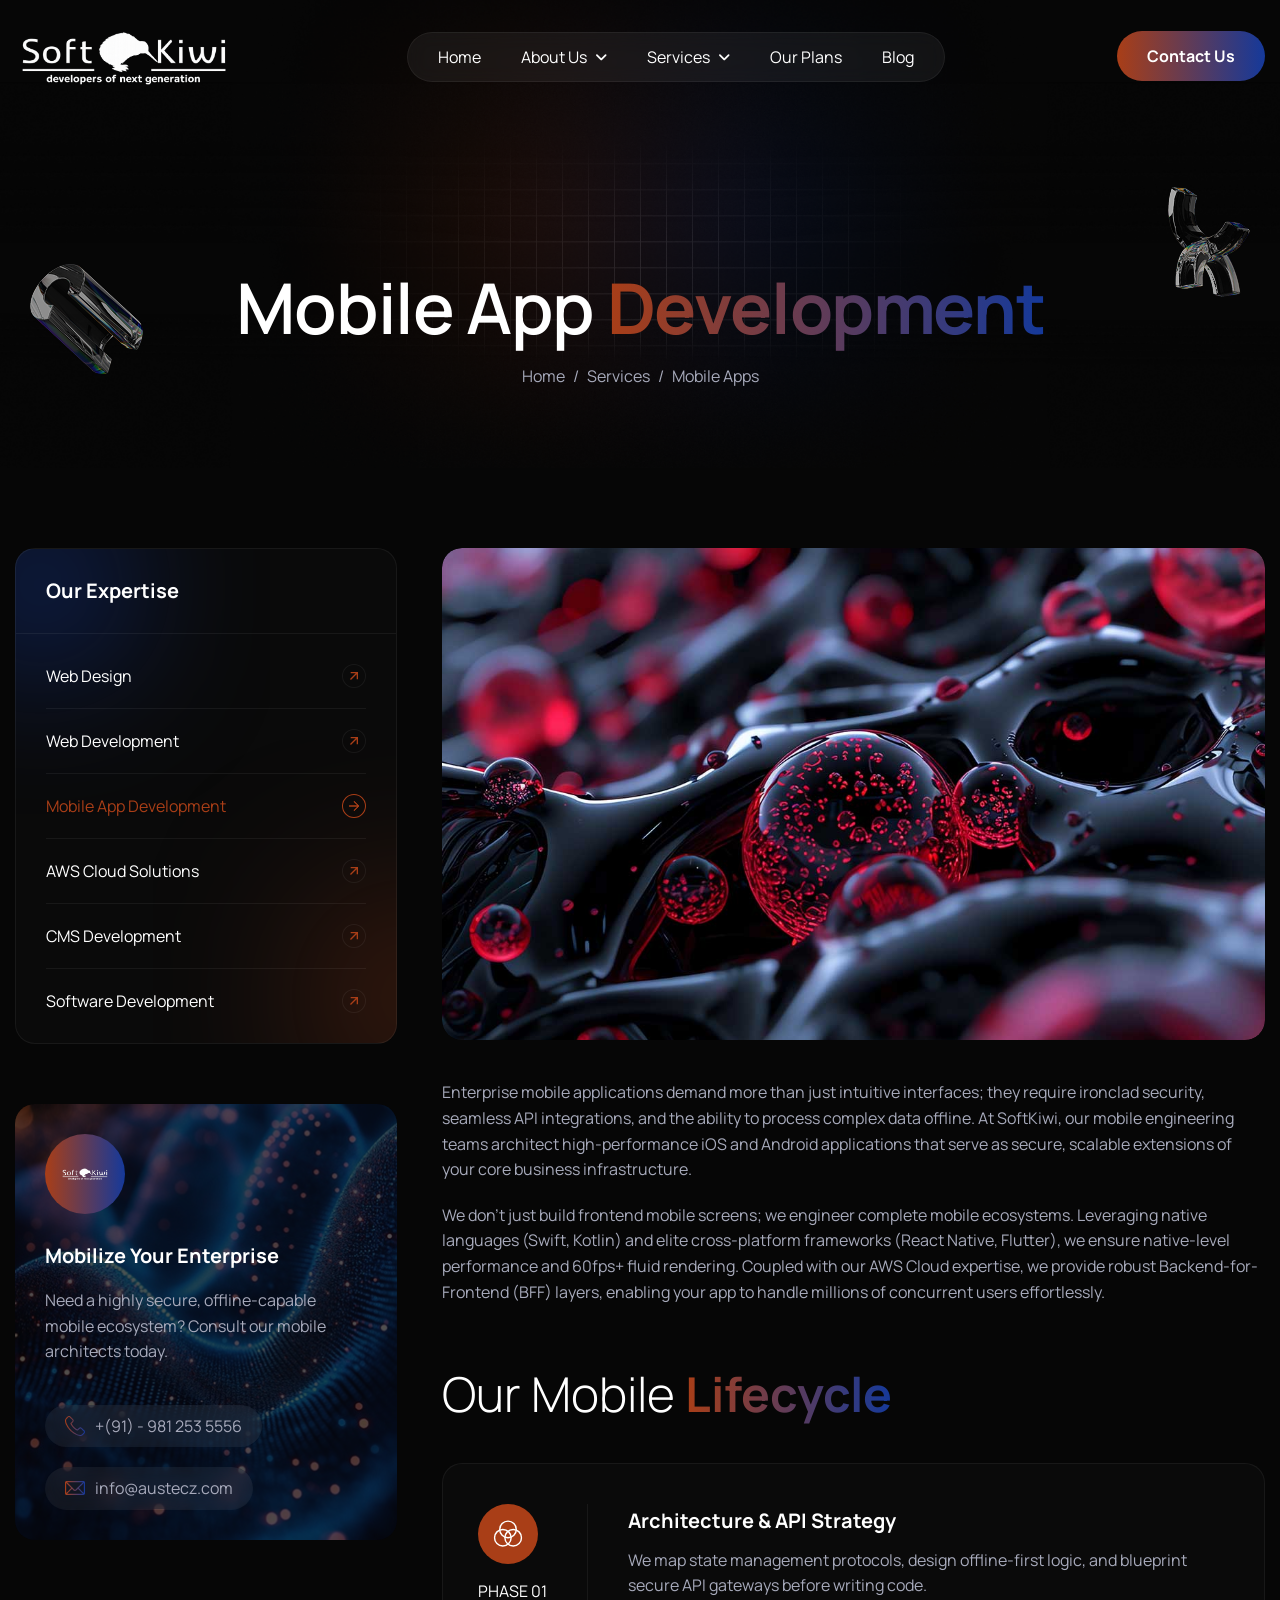
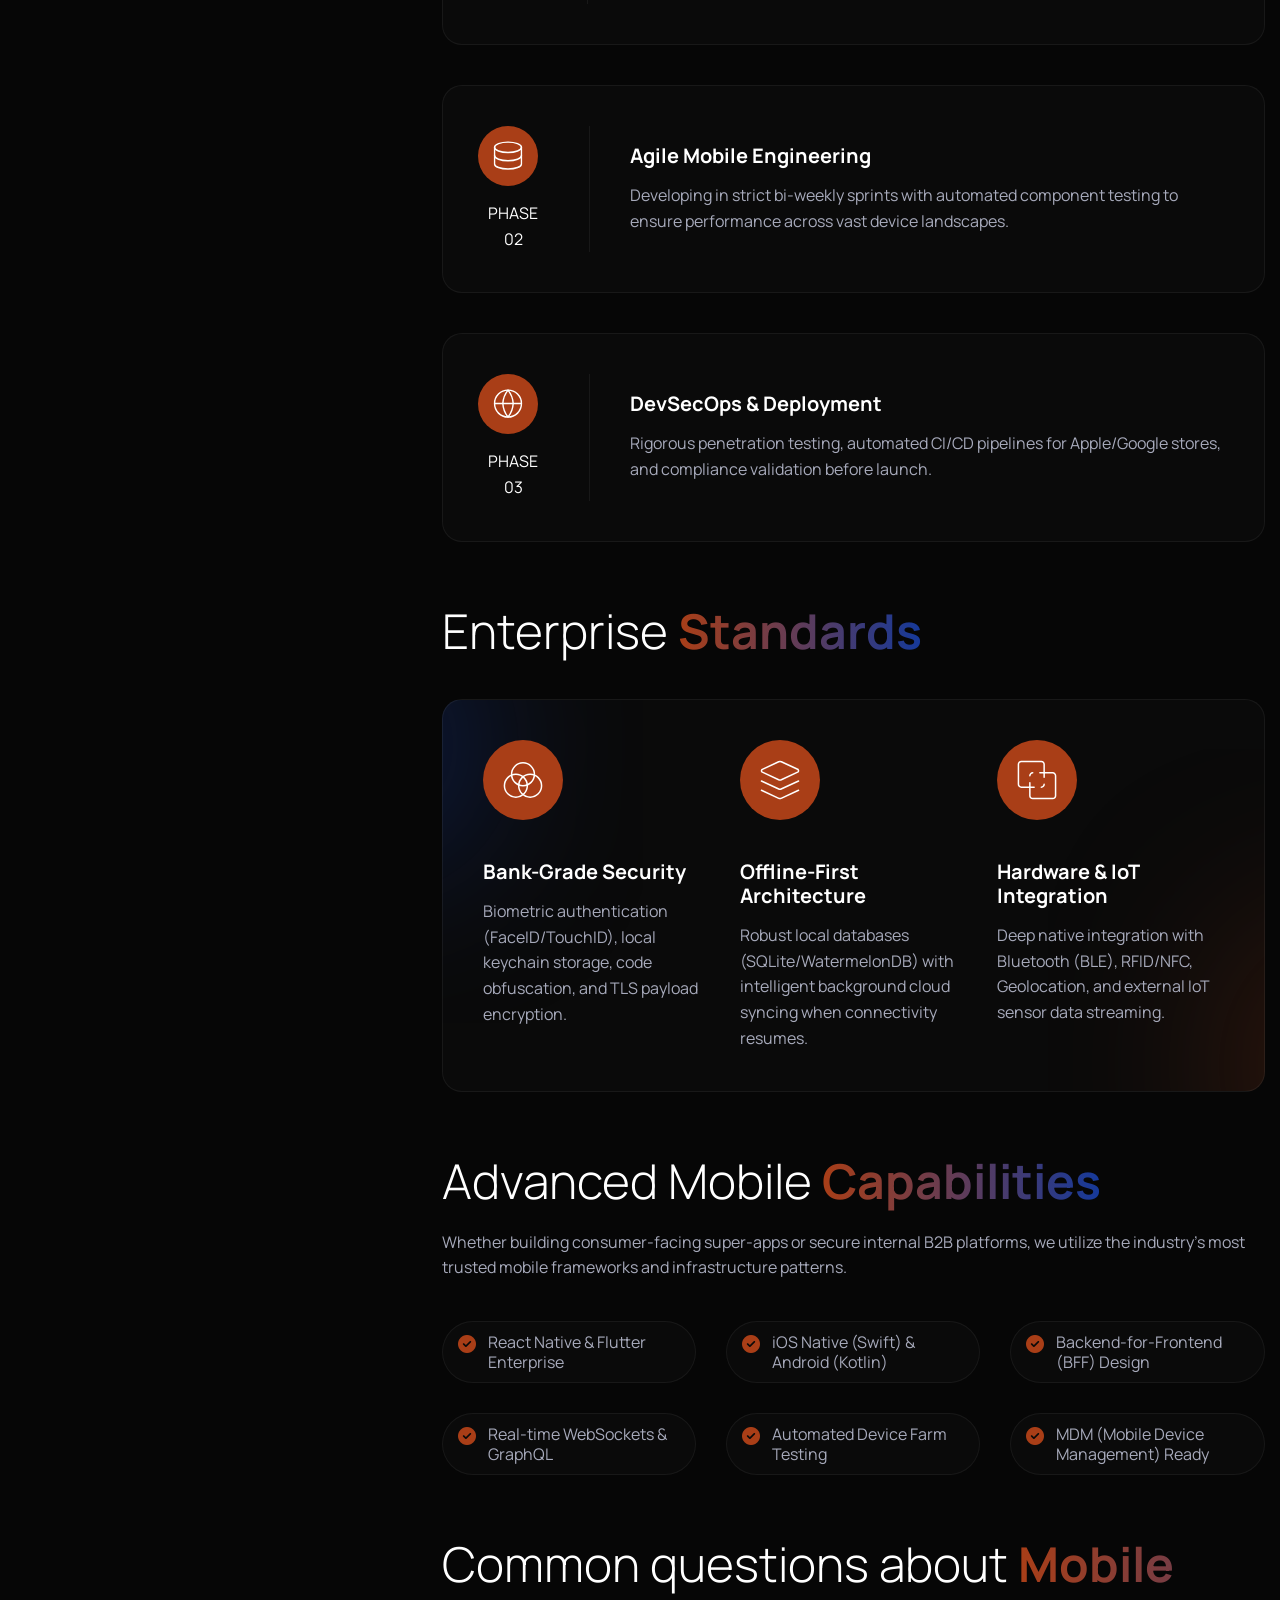
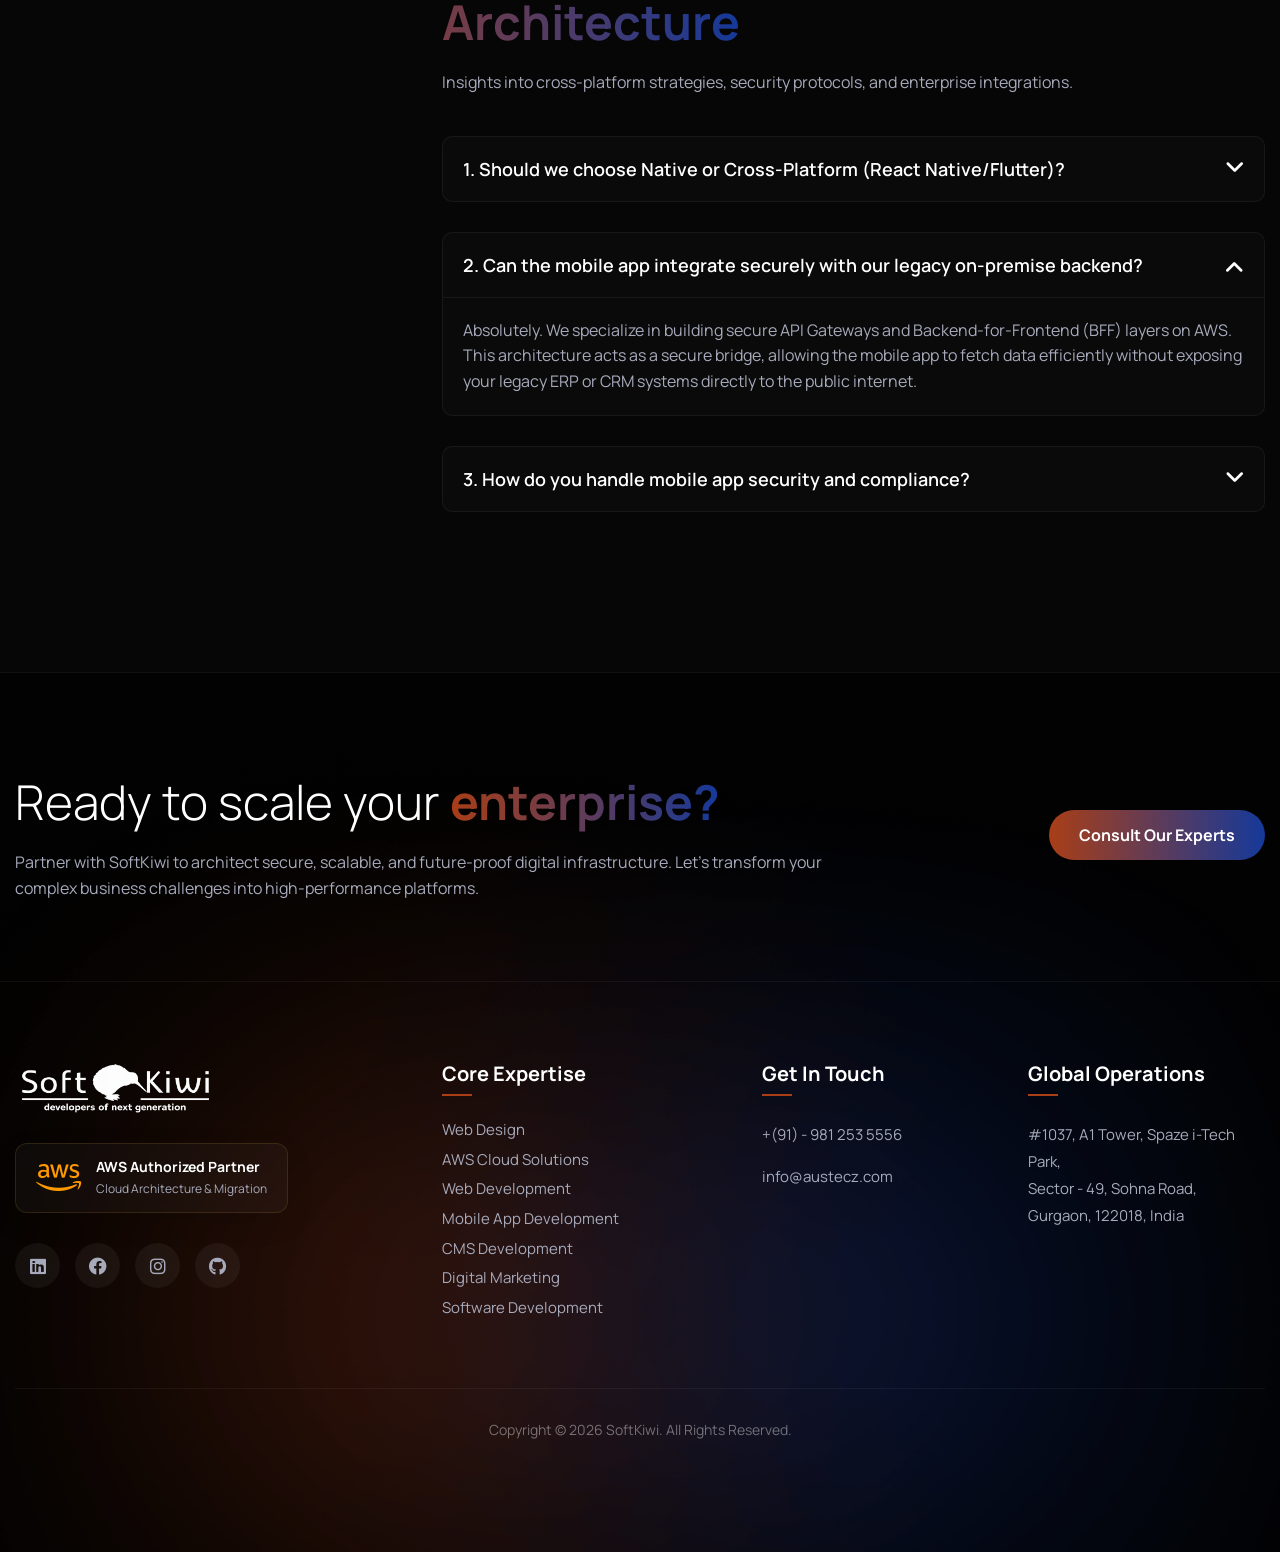
<file: mobile-app-development.html>
<!DOCTYPE html>
<html lang="zxx">


<!-- Mirrored from austecz.com/mobile-app-development.html by HTTrack Website Copier/3.x [XR&CO'2014], Mon, 22 Jun 2026 16:56:03 GMT -->
<head>
    <!-- Meta -->
    <meta charset="utf-8">
    <meta http-equiv="X-UA-Compatible" content="IE=edge">
    <meta name="viewport" content="width=device-width, initial-scale=1.0, maximum-scale=1">
    <meta name="description"
        content="SoftKiwi engineers secure, high-performance native and cross-platform mobile applications for iOS and Android, backed by scalable cloud architectures.">
    <meta name="keywords"
        content="enterprise mobile apps, ios development, android development, react native, flutter, softkiwi">
    <meta name="author" content="SoftKiwi">
    <!-- Page Title -->
    <title>Enterprise Mobile App Development | SoftKiwi Technologies</title>
    <!-- Favicon Icon -->
    <link rel="shortcut icon" type="image/x-icon" href="images/favicon.html">
    <!-- Google Fonts Css-->
    <link rel="preconnect" href="https://fonts.googleapis.com/">
    <link rel="preconnect" href="https://fonts.gstatic.com/" crossorigin>
    <link href="https://fonts.googleapis.com/css2?family=Manrope:wght@200..800&amp;display=swap" rel="stylesheet">
    <!-- Bootstrap Css -->
    <link href="css/bootstrap.min.css" rel="stylesheet" media="screen">
    <!-- SlickNav Css -->
    <link href="css/slicknav.min.css" rel="stylesheet">
    <!-- Swiper Css -->
    <link rel="stylesheet" href="css/swiper-bundle.min.css">
    <!-- Font Awesome Icon Css-->
    <link href="css/all.min.css" rel="stylesheet" media="screen">
    <!-- Animated Css -->
    <link href="css/animate.css" rel="stylesheet">
    <!-- Magnific Popup Core Css File -->
    <link rel="stylesheet" href="css/magnific-popup.css">
    <!-- Mouse Cursor Css File -->
    <link rel="stylesheet" href="css/mousecursor.css">
    <!-- Main Custom Css -->
    <link href="css/custom.css" rel="stylesheet" media="screen">
</head>

<body>
    <!-- Header Start -->
    <header class="main-header">
        <div class="header-sticky">
            <nav class="navbar navbar-expand-lg">
                <div class="container">
                    <!-- Logo Start -->
                    <a class="navbar-brand" href="index-2.html">

                        <img src="images/SoftKiwi-logo.png" alt="Logo">
                    </a>
                    <!-- Logo End -->

                    <!-- Main Menu Start -->
                    <div class="collapse navbar-collapse main-menu">
                        <div class="nav-menu-wrapper">
                            <ul class="navbar-nav mr-auto" id="menu">
                                <li class="nav-item"><a class="nav-link" href="index-2.html">Home</a>
                                </li>
                                <li class="nav-item submenu"><a class="nav-link">About Us</a>
                                    <ul>
                                        <li class="nav-item"><a class="nav-link" href="about.html">Company Profile</a>
                                        </li>
                                    </ul>
                                </li>
                                <li class="nav-item submenu"><a class="nav-link" href="#">Services</a>
                                    <ul>
                                        <li class="nav-item"><a class="nav-link" href="web-design.html">Web Design</a>
                                        </li>
                                        <li class="nav-item"><a class="nav-link" href="aws-cloud-solutions.html">AWS
                                                Cloud Solutions</a></li>
                                        <li class="nav-item"><a class="nav-link" href="web-development.html">Web
                                                Development</a></li>
                                        <li class="nav-item"><a class="nav-link"
                                                href="mobile-app-development.html">Mobile App Development</a></li>
                                        <li class="nav-item"><a class="nav-link" href="cms-development.html">CMS
                                                Development</a></li>
                                        <li class="nav-item"><a class="nav-link" href="digital-marketing.html">Digital
                                                Marketing</a></li>
                                        <li class="nav-item"><a class="nav-link"
                                                href="software-development.html">Software Development</a></li>
                                    </ul>
                                </li>
                                <li class="nav-item"><a class="nav-link" href="plans.html">Our Plans</a></li>
                                <!-- <li class="nav-item"><a class="nav-link" href="projects.html">Our Work</a></li> -->
                                <li class="nav-item"><a class="nav-link" href="blog.html">Blog</a></li>
                            </ul>
                        </div>

                        <!-- Header Btn Start -->
                        <div class="header-btn">
                            <a href="contact.html" class="btn-default">Contact Us</a>
                        </div>
                        <!-- Header Btn End -->
                    </div>
                    <!-- Main Menu End -->
                    <div class="navbar-toggle"></div>
                </div>
            </nav>
            <div class="responsive-menu"></div>
        </div>
    </header>
    <!-- Header End -->

    <!-- Page Header Start -->
    <div class="page-header">
        <div class="container">
            <div class="row align-items-center">
                <div class="col-lg-12">
                    <!-- Page Header Box Start -->
                    <div class="page-header-box">
                        <h1 class="wow fadeInUp" data-cursor="-opaque">Mobile App <span>Development</span></h1>
                        <nav class="wow fadeInUp" data-wow-delay="0.2s">
                            <ol class="breadcrumb">
                                <li class="breadcrumb-item"><a href="index-2.html">home</a></li>
                                <li class="breadcrumb-item"><a href="#">services</a></li>
                                <li class="breadcrumb-item active" aria-current="page">mobile apps</li>
                            </ol>
                        </nav>
                    </div>
                    <!-- Page Header Box End -->
                </div>
            </div>
        </div>
    </div>
    <!-- Page Header End -->

    <!-- Page Service Single Start -->
    <div class="page-service-single">
        <div class="container">
            <div class="row">
                <div class="col-lg-4">
                    <!-- Page Single Sidebar Start -->
                    <div class="page-single-sidebar">
                        <!-- Page Category List Start -->
                        <div class="page-catagery-list wow fadeInUp">
                            <h3>Our Expertise</h3>
                            <ul>
                                <li><a href="web-design.html">Web Design</a></li>
                                <li><a href="web-development.html">Web Development</a></li>
                                <li><a href="mobile-app-development.html" class="active">Mobile App Development</a></li>
                                <li><a href="service-single.html">AWS Cloud Solutions</a></li>
                                <li><a href="cms-development.html">CMS Development</a></li>
                                <li><a href="software-development.html">Software Development</a></li>
                            </ul>
                        </div>
                        <!-- Page Category List End -->

                        <!-- Sidebar CTA Box Start -->
                        <div class="sidebar-cta-box">
                            <!-- Sidebar CTA Logo Start -->
                            <div class="sidebar-cta-logo">
                                <img src="images/SoftKiwi-logo.png" alt="SoftKiwi">
                            </div>
                            <!-- Sidebar CTA Logo End -->

                            <!-- Sidebar CTA Content Start -->
                            <div class="sidebar-cta-content">
                                <h3>Mobilize Your Enterprise</h3>
                                <p>Need a highly secure, offline-capable mobile ecosystem? Consult our mobile architects
                                    today.</p>
                            </div>
                            <!-- Sidebar CTA Content End -->

                            <!-- Sidebar CTA Contact Start -->
                            <div class="sidebar-cta-contact">
                                <ul>
                                    <li><a href="tel:+919812535556"><img src="images/icon-phone-gradiant.svg"
                                                alt="">+(91) - 981 253 5556</a></li>
                                    <li><a href="mailto:info@austecz.com"><img src="images/icon-mail-gradiant.svg"
                                                alt="">info@austecz.com</a></li>
                                </ul>
                            </div>
                            <!-- Sidebar CTA Contact End -->
                        </div>
                        <!-- Sidebar CTA Box End -->
                    </div>
                </div>

                <div class="col-lg-8">
                    <!-- Service Single Content Start -->
                    <div class="service-single-content">
                        <!-- Page Single Image Start -->
                        <div class="page-single-image">
                            <figure class="image-anime reveal">
                                <img src="images/service-single-img.jpg" alt="Enterprise Mobile App Development">
                            </figure>
                        </div>
                        <!-- Page Single Image End -->

                        <!-- Service Entry Start -->
                        <div class="service-entry">
                            <p class="wow fadeInUp">Enterprise mobile applications demand more than just intuitive
                                interfaces; they require ironclad security, seamless API integrations, and the ability
                                to process complex data offline. At SoftKiwi, our mobile engineering teams architect
                                high-performance iOS and Android applications that serve as secure, scalable extensions
                                of your core business infrastructure.</p>
                            <p class="wow fadeInUp" data-wow-delay="0.2s">We don't just build frontend mobile screens;
                                we engineer complete mobile ecosystems. Leveraging native languages (Swift, Kotlin) and
                                elite cross-platform frameworks (React Native, Flutter), we ensure native-level
                                performance and 60fps+ fluid rendering. Coupled with our AWS Cloud expertise, we provide
                                robust Backend-for-Frontend (BFF) layers, enabling your app to handle millions of
                                concurrent users effortlessly.</p>

                            <!-- Service Solution Box Start -->
                            <div class="service-solution-box">
                                <h2 class="wow fadeInUp" data-cursor="-opaque">Our Mobile <span>Lifecycle</span></h2>
                                <!-- Service Solution Steps Start -->
                                <div class="service-solution-steps">
                                    <!-- How Work Item Start -->
                                    <div class="how-work-item wow fadeInUp" data-wow-delay="0.2s">
                                        <div class="how-work-header">
                                            <div class="icon-box">
                                                <img src="images/icon-how-work-step-1.svg" alt="">
                                            </div>
                                            <div class="how-work-step-no">
                                                <p>Phase 01</p>
                                            </div>
                                        </div>
                                        <div class="how-work-item-content">
                                            <h3>Architecture & API Strategy</h3>
                                            <p>We map state management protocols, design offline-first logic, and
                                                blueprint secure API gateways before writing code.</p>
                                        </div>
                                    </div>
                                    <!-- How Work Item End -->

                                    <!-- How Work Item Start -->
                                    <div class="how-work-item wow fadeInUp" data-wow-delay="0.4s">
                                        <div class="how-work-header">
                                            <div class="icon-box">
                                                <img src="images/icon-how-work-step-2.svg" alt="">
                                            </div>
                                            <div class="how-work-step-no">
                                                <p>Phase 02</p>
                                            </div>
                                        </div>
                                        <div class="how-work-item-content">
                                            <h3>Agile Mobile Engineering</h3>
                                            <p>Developing in strict bi-weekly sprints with automated component testing
                                                to ensure performance across vast device landscapes.</p>
                                        </div>
                                    </div>
                                    <!-- How Work Item End -->

                                    <!-- How Work Item Start -->
                                    <div class="how-work-item wow fadeInUp" data-wow-delay="0.6s">
                                        <div class="how-work-header">
                                            <div class="icon-box">
                                                <img src="images/icon-how-work-step-3.svg" alt="">
                                            </div>
                                            <div class="how-work-step-no">
                                                <p>Phase 03</p>
                                            </div>
                                        </div>
                                        <div class="how-work-item-content">
                                            <h3>DevSecOps & Deployment</h3>
                                            <p>Rigorous penetration testing, automated CI/CD pipelines for Apple/Google
                                                stores, and compliance validation before launch.</p>
                                        </div>
                                    </div>
                                    <!-- How Work Item End -->
                                </div>
                                <!-- Service Solution Steps End -->
                            </div>
                            <!-- Service Solution Box End -->

                            <!-- Service Impact Box Start -->
                            <div class="service-impact-box">
                                <h2 class="wow fadeInUp" data-cursor="-opaque">Enterprise <span>Standards</span></h2>
                                <!-- Service Impact List Start -->
                                <div class="service-impact-list">
                                    <!-- Service Impact Item Start -->
                                    <div class="service-impact-item wow fadeInUp" data-wow-delay="0.2s">
                                        <div class="icon-box">
                                            <img src="images/icon-approach-1.svg" alt="">
                                        </div>
                                        <div class="service-impact-item-content">
                                            <h3>Bank-Grade Security</h3>
                                            <p>Biometric authentication (FaceID/TouchID), local keychain storage, code
                                                obfuscation, and TLS payload encryption.</p>
                                        </div>
                                    </div>
                                    <!-- Service Impact Item End -->

                                    <!-- Service Impact Item Start -->
                                    <div class="service-impact-item wow fadeInUp" data-wow-delay="0.4s">
                                        <div class="icon-box">
                                            <img src="images/icon-approach-2.svg" alt="">
                                        </div>
                                        <div class="service-impact-item-content">
                                            <h3>Offline-First Architecture</h3>
                                            <p>Robust local databases (SQLite/WatermelonDB) with intelligent background
                                                cloud syncing when connectivity resumes.</p>
                                        </div>
                                    </div>
                                    <!-- Service Impact Item End -->

                                    <!-- Service Impact Item Start -->
                                    <div class="service-impact-item wow fadeInUp" data-wow-delay="0.6s">
                                        <div class="icon-box">
                                            <img src="images/icon-approach-3.svg" alt="">
                                        </div>
                                        <div class="service-impact-item-content">
                                            <h3>Hardware & IoT Integration</h3>
                                            <p>Deep native integration with Bluetooth (BLE), RFID/NFC, Geolocation, and
                                                external IoT sensor data streaming.</p>
                                        </div>
                                    </div>
                                    <!-- Service Impact Item End -->
                                </div>
                                <!-- Service Impact List End -->
                            </div>
                            <!-- Service Impact Box End -->

                            <!-- Service Innovation Box Start -->
                            <div class="service-innovation-box">
                                <h2 class="wow fadeInUp" data-cursor="-opaque">Advanced Mobile <span>Capabilities</span>
                                </h2>
                                <p class="wow fadeInUp" data-wow-delay="0.2s">Whether building consumer-facing
                                    super-apps or secure internal B2B platforms, we utilize the industry's most trusted
                                    mobile frameworks and infrastructure patterns.</p>

                                <!-- Service Innovation List Start -->
                                <div class="service-innovation-list wow fadeInUp" data-wow-delay="0.4s">
                                    <ul>
                                        <li>React Native & Flutter Enterprise</li>
                                        <li>iOS Native (Swift) & Android (Kotlin)</li>
                                        <li>Backend-for-Frontend (BFF) Design</li>
                                        <li>Real-time WebSockets & GraphQL</li>
                                        <li>Automated Device Farm Testing</li>
                                        <li>MDM (Mobile Device Management) Ready</li>
                                    </ul>
                                </div>
                                <!-- Service Innovation List End -->
                            </div>
                            <!-- Service Innovation Box End -->
                        </div>
                        <!-- Service Entry End -->

                        <!-- Page Single FAQs Start -->
                        <div class="page-single-faqs">
                            <!-- Section Title Start -->
                            <div class="section-title">
                                <h2 class="wow fadeInUp" data-cursor="-opaque">Common questions about <span>Mobile
                                        Architecture</span></h2>
                                <p class="wow fadeInUp" data-wow-delay="0.2s">Insights into cross-platform strategies,
                                    security protocols, and enterprise integrations.</p>
                            </div>
                            <!-- Section Title End -->

                            <!-- FAQ Accordion Start -->
                            <div class="faq-accordion" id="faqaccordion">
                                <!-- FAQ Item Start -->
                                <div class="accordion-item wow fadeInUp">
                                    <h2 class="accordion-header" id="heading1">
                                        <button class="accordion-button collapsed" type="button"
                                            data-bs-toggle="collapse" data-bs-target="#collapse1" aria-expanded="true"
                                            aria-controls="collapse1">
                                            1. Should we choose Native or Cross-Platform (React Native/Flutter)?
                                        </button>
                                    </h2>
                                    <div id="collapse1" class="accordion-collapse collapse" aria-labelledby="heading1"
                                        data-bs-parent="#faqaccordion">
                                        <div class="accordion-body">
                                            <p>For 85% of enterprise applications, modern cross-platform frameworks like
                                                React Native and Flutter provide native-level performance while
                                                drastically reducing time-to-market and maintenance costs across iOS and
                                                Android. We only recommend strict Native (Swift/Kotlin) for apps heavily
                                                reliant on proprietary OS hardware capabilities or high-intensity
                                                graphics.</p>
                                        </div>
                                    </div>
                                </div>
                                <!-- FAQ Item End -->

                                <!-- FAQ Item Start -->
                                <div class="accordion-item wow fadeInUp" data-wow-delay="0.2s">
                                    <h2 class="accordion-header" id="heading2">
                                        <button class="accordion-button " type="button" data-bs-toggle="collapse"
                                            data-bs-target="#collapse2" aria-expanded="false" aria-controls="collapse2">
                                            2. Can the mobile app integrate securely with our legacy on-premise backend?
                                        </button>
                                    </h2>
                                    <div id="collapse2" class="accordion-collapse collapse show"
                                        aria-labelledby="heading2" data-bs-parent="#faqaccordion">
                                        <div class="accordion-body">
                                            <p>Absolutely. We specialize in building secure API Gateways and
                                                Backend-for-Frontend (BFF) layers on AWS. This architecture acts as a
                                                secure bridge, allowing the mobile app to fetch data efficiently without
                                                exposing your legacy ERP or CRM systems directly to the public internet.
                                            </p>
                                        </div>
                                    </div>
                                </div>
                                <!-- FAQ Item End -->

                                <!-- FAQ Item Start -->
                                <div class="accordion-item wow fadeInUp" data-wow-delay="0.4s">
                                    <h2 class="accordion-header" id="heading3">
                                        <button class="accordion-button collapsed" type="button"
                                            data-bs-toggle="collapse" data-bs-target="#collapse3" aria-expanded="false"
                                            aria-controls="collapse3">
                                            3. How do you handle mobile app security and compliance?
                                        </button>
                                    </h2>
                                    <div id="collapse3" class="accordion-collapse collapse" aria-labelledby="heading3"
                                        data-bs-parent="#faqaccordion">
                                        <div class="accordion-body">
                                            <p>Security is paramount. We implement end-to-end payload encryption, secure
                                                local keychain data storage, certificate pinning, and code obfuscation.
                                                Our apps are built to comply with strict global regulations, including
                                                HIPAA for healthcare and GDPR for data privacy.</p>
                                        </div>
                                    </div>
                                </div>
                                <!-- FAQ Item End -->
                            </div>
                            <!-- FAQ Accordion End -->
                        </div>
                        <!-- Page Single FAQs End -->
                    </div>
                    <!-- Service Single Content End -->
                </div>
            </div>
        </div>
    </div>
    <!-- Page Service Single End -->

    <!-- Footer Start -->
    <footer class="main-footer">
        <div class="container">
            <div class="row section-row align-items-center">
                <div class="col-lg-8">
                    <div class="section-title">
                        <h2 class="wow fadeInUp" data-cursor="-opaque">Ready to scale your <span>enterprise?</span></h2>
                        <p class="wow fadeInUp" data-wow-delay="0.2s">Partner with SoftKiwi to architect secure,
                            scalable, and future-proof digital infrastructure. Let's transform your complex business
                            challenges into high-performance platforms.</p>
                    </div>
                </div>

                <div class="col-lg-4 text-lg-end">
                    <div class="section-btn wow fadeInUp" data-wow-delay="0.4s">
                        <a href="contact.html" class="btn-default">Consult Our Experts</a>
                    </div>
                </div>
            </div>

            <div class="row">
                <div class="col-lg-4 col-md-12 mb-4 mb-lg-0">
                    <div class="about-footer">
                        <div class="footer-logo">
                            <img src="images/SoftKiwi-logo.png" alt="SoftKiwi Logo">
                        </div>

                        <div class="aws-partner-badge wow fadeInUp" data-wow-delay="0.2s">
                            <i class="fa-brands fa-aws"></i>
                            <div>
                                <span>AWS Authorized Partner</span>
                                <span>Cloud Architecture & Migration</span>
                            </div>
                        </div>

                        <div class="footer-social-links wow fadeInUp" data-wow-delay="0.3s">
                            <a href="https://in.linkedin.com/company/softkiwi-corporation" target="_blank"><i
                                    class="fa-brands fa-linkedin"></i></a>
                            <a href="https://www.facebook.com/softkiwi/" target="_blank"><i
                                    class="fa-brands fa-facebook"></i></a>
                            <a href="https://www.instagram.com/softkiwitech/" target="_blank"><i
                                    class="fa-brands fa-instagram"></i></a>
                            <a href="https://github.com/softkiwi" target="_blank"><i
                                    class="fa-brands fa-github"></i></a>
                        </div>
                    </div>
                </div>

                <div class="col-lg-3 col-md-4 mb-4 mb-md-0">
                    <div class="footer-links">
                        <h3>Core Expertise</h3>
                        <ul>
                            <li><a href="web-design.html">Web Design</a></li>
                            <li><a href="aws-cloud-solutions.html">AWS Cloud Solutions</a></li>
                            <li><a href="web-development.html">Web Development</a></li>
                            <li><a href="mobile-app-development.html">Mobile App Development</a></li>
                            <li><a href="cms-development.html">CMS Development</a></li>
                            <li><a href="digital-marketing.html">Digital Marketing</a></li>
                            <li><a href="software-development.html">Software Development</a></li>
                        </ul>
                    </div>
                </div>

                <div class="col-lg-5 col-md-8">
                    <div class="row">
                        <div class="col-sm-6">
                            <div class="footer-links">
                                <h3>Get In Touch</h3>
                                <p><a href="tel:+919812535556" data-config="contact.phoneLink"><span
                                             data-config="contact.phone">+(91) - 981 253 5556</span></a></p>
                                <p><a href="mailto:info@austecz.com" data-config="contact.emailLink"><span
                                             data-config="contact.email">info@austecz.com</span></a></p>
                            </div>
                        </div>
                        <div class="col-sm-6">
                            <div class="footer-links">
                                <h3>Global Operations</h3>
                                <p data-config="contact.address">#1037, A1 Tower, Spaze i-Tech Park,<br>Sector - 49,
                                    Sohna Road,<br>Gurgaon, 122018, India</p>
                            </div>
                        </div>
                    </div>
                </div>
            </div>

            <div class="row">
                <div class="col-lg-12">
                    <div class="footer-copyright-text">
                        <p>Copyright © 2026 SoftKiwi. All Rights Reserved.</p>
                    </div>
                </div>
            </div>
        </div>
    </footer>
    <!-- Footer End -->

    <!-- Jquery Library File -->
    <script src="js/jquery-3.7.1.min.js"></script>
    <!-- Bootstrap js file -->
    <script src="js/bootstrap.min.js"></script>
    <!-- Validator js file -->
    <script src="js/validator.min.js"></script>
    <!-- SlickNav js file -->
    <script src="js/jquery.slicknav.js"></script>
    <!-- Swiper js file -->
    <script src="js/swiper-bundle.min.js"></script>
    <!-- Counter js file -->
    <script src="js/jquery.waypoints.min.js"></script>
    <script src="js/jquery.counterup.min.js"></script>
    <!-- Magnific js file -->
    <script src="js/jquery.magnific-popup.min.js"></script>
    <!-- Parallax js -->
    <script src="js/parallaxie.js"></script>
    <!-- MagicCursor js file -->
    <script src="js/gsap.min.js"></script>
    <script src="js/magiccursor.js"></script>
    <!-- Text Effect js file -->
    <script src="js/SplitText.js"></script>
    <script src="js/ScrollTrigger.min.js"></script>
    <!-- SmoothScroll -->
    <!-- <script src="js/SmoothScroll.js"></script> -->
    <!-- YTPlayer js File -->
    <script src="js/jquery.mb.YTPlayer.min.js"></script>
    <!-- Wow js file -->
    <script src="js/wow.min.js"></script>
    <!-- Main Custom js file -->
    <script src="js/function.js"></script>
</body>


<!-- Mirrored from austecz.com/mobile-app-development.html by HTTrack Website Copier/3.x [XR&CO'2014], Mon, 22 Jun 2026 16:56:03 GMT -->
</html>
</file>
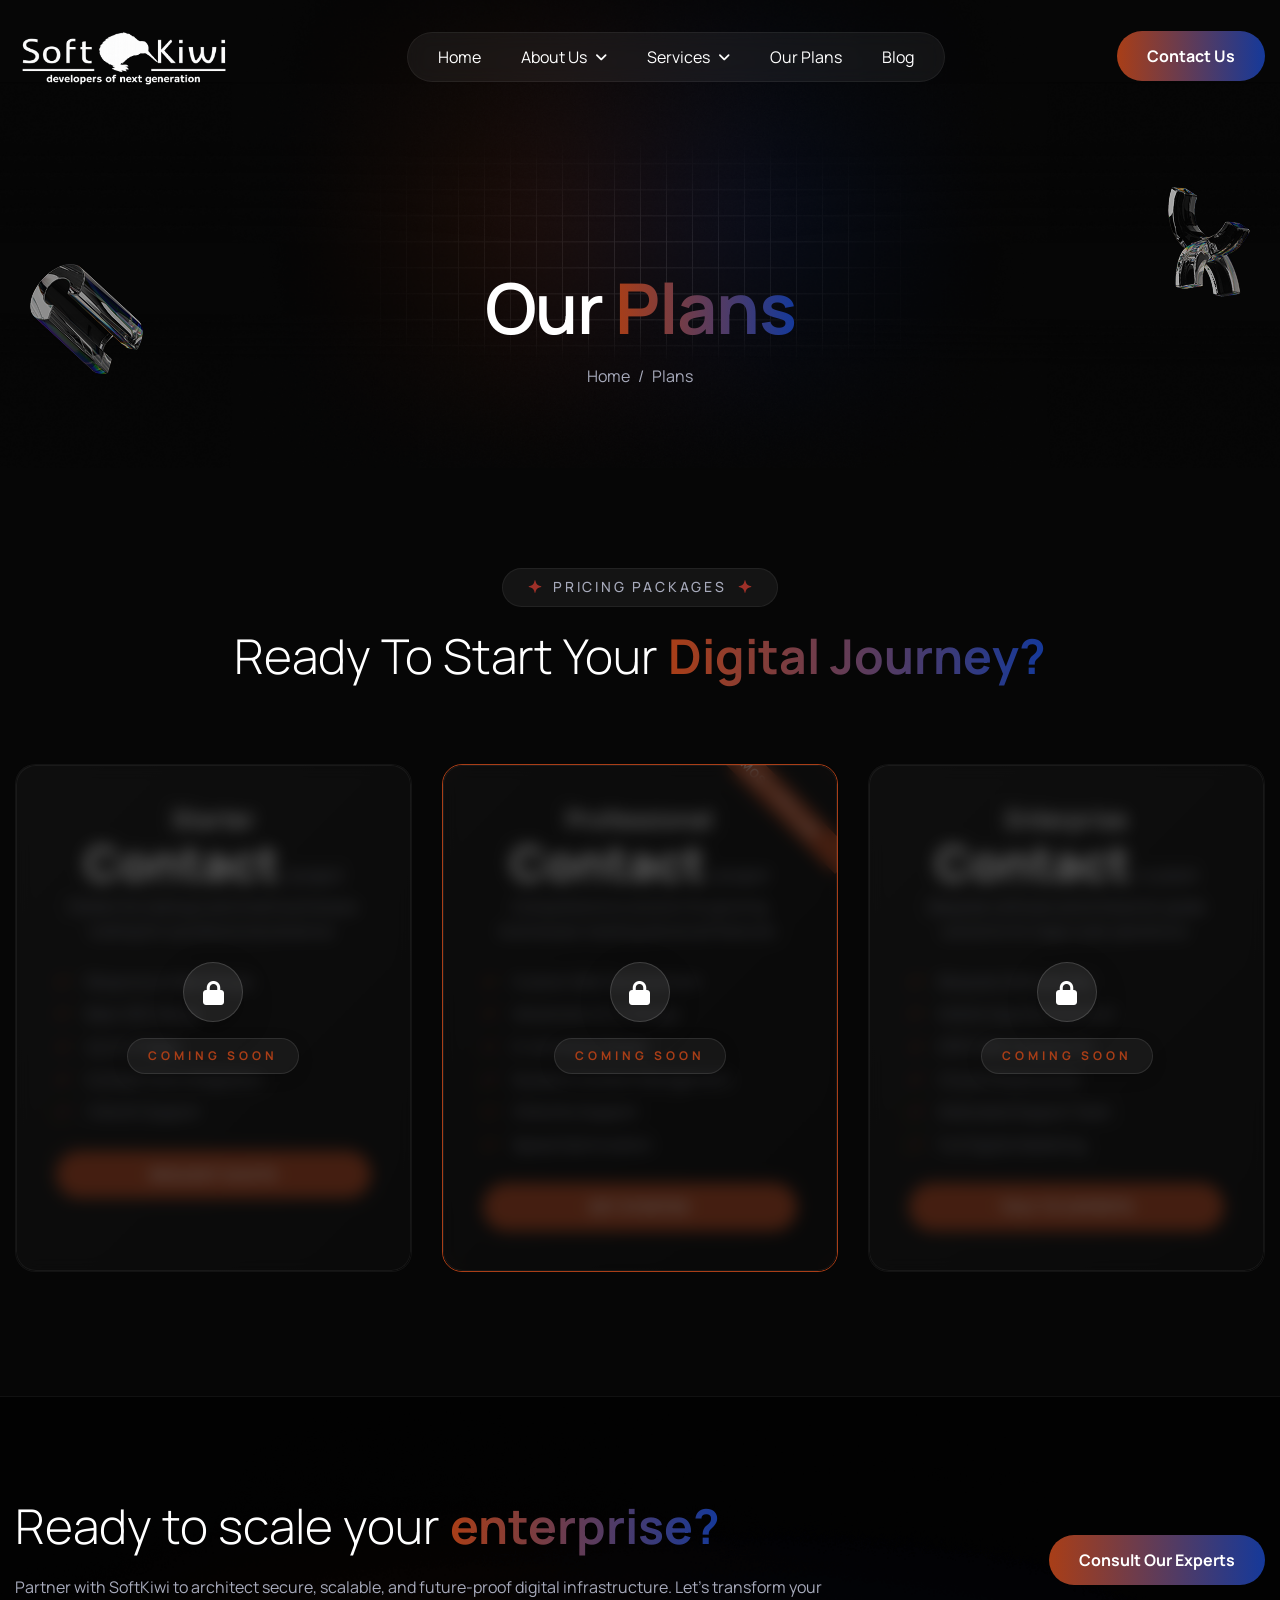
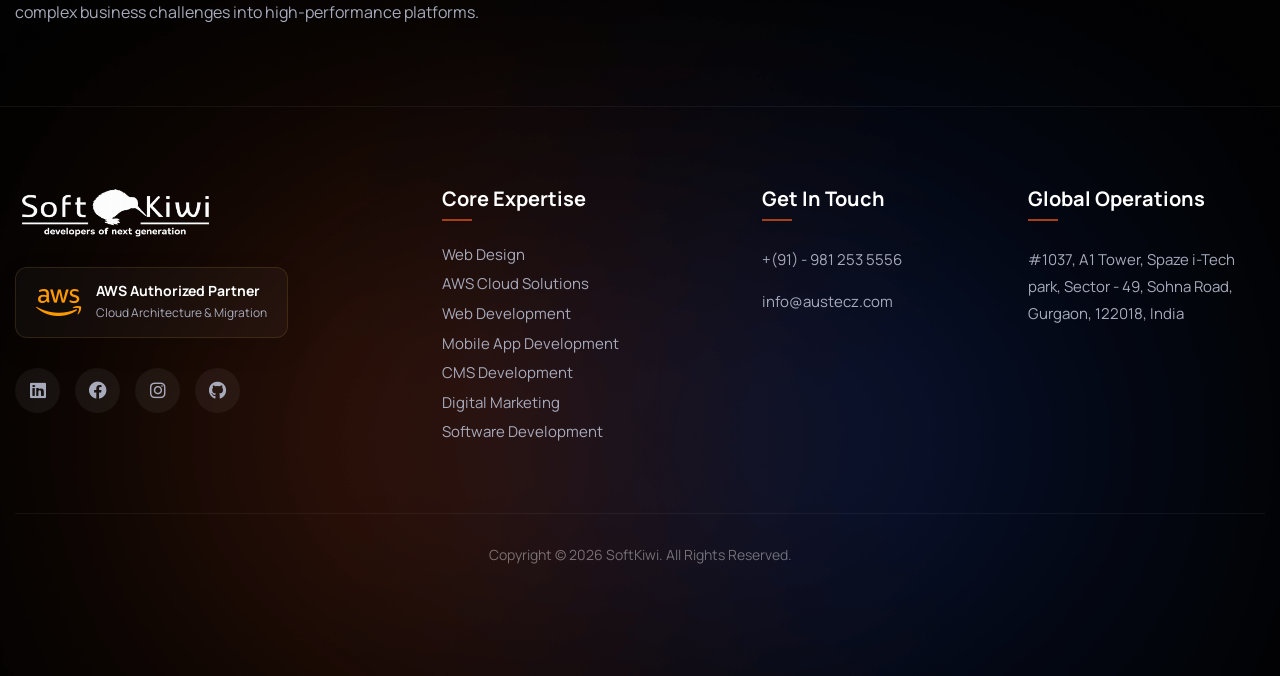
<file: plans.html>
<!DOCTYPE html>
<html lang="zxx">


<!-- Mirrored from austecz.com/plans.html by HTTrack Website Copier/3.x [XR&CO'2014], Mon, 22 Jun 2026 16:56:03 GMT -->
<head>
    <!-- Meta -->
    <meta charset="utf-8">
    <meta http-equiv="X-UA-Compatible" content="IE=edge">
    <meta name="viewport" content="width=device-width, initial-scale=1.0, maximum-scale=1">
    <meta name="description"
        content="Explore SoftKiwi's flexible service plans for web design, development, and digital marketing. We offer scalable packages to fit your business growth.">
    <meta name="keywords" content="web development plans, pricing, digital agency packages, softkiwi">
    <meta name="author" content="SoftKiwi">
    <!-- Page Title -->
    <title>Our Plans | SoftKiwi Technologies</title>
    <!-- Favicon Icon -->
    <link rel="shortcut icon" type="image/x-icon" href="images/favicon.html">
    <!-- Google Fonts Css-->
    <link rel="preconnect" href="https://fonts.googleapis.com/">
    <link rel="preconnect" href="https://fonts.gstatic.com/" crossorigin>
    <link href="https://fonts.googleapis.com/css2?family=Manrope:wght@200..800&amp;display=swap" rel="stylesheet">
    <!-- Bootstrap Css -->
    <link href="css/bootstrap.min.css" rel="stylesheet" media="screen">
    <!-- SlickNav Css -->
    <link href="css/slicknav.min.css" rel="stylesheet">
    <!-- Swiper Css -->
    <link rel="stylesheet" href="css/swiper-bundle.min.css">
    <!-- Font Awesome Icon Css-->
    <link href="css/all.min.css" rel="stylesheet" media="screen">
    <!-- Animated Css -->
    <link href="css/animate.css" rel="stylesheet">
    <!-- Magnific Popup Core Css File -->
    <link rel="stylesheet" href="css/magnific-popup.css">
    <!-- Mouse Cursor Css File -->
    <link rel="stylesheet" href="css/mousecursor.css">
    <!-- Main Custom Css -->
    <link href="css/custom.css" rel="stylesheet" media="screen">

</head>

<body>  

    <!-- Header Start -->
    <header class="main-header">
        <div class="header-sticky">
            <nav class="navbar navbar-expand-lg">
                <div class="container">
                    <!-- Logo Start -->
                    <a class="navbar-brand" href="index-2.html">

                        <img src="images/SoftKiwi-logo.png" alt="Logo">
                    </a>
                    <!-- Logo End -->

                    <!-- Main Menu Start -->
                    <div class="collapse navbar-collapse main-menu">
                        <div class="nav-menu-wrapper">
                            <ul class="navbar-nav mr-auto" id="menu">
                                <li class="nav-item"><a class="nav-link" href="index-2.html">Home</a>
                                </li>
                                <li class="nav-item submenu"><a class="nav-link">About Us</a>
                                    <ul>
                                        <li class="nav-item"><a class="nav-link" href="about.html">Company Profile</a>
                                        </li>
                                    </ul>
                                </li>
                                <li class="nav-item submenu"><a class="nav-link" href="#">Services</a>
                                    <ul>
                                        <li class="nav-item"><a class="nav-link" href="web-design.html">Web Design</a>
                                        </li>
                                        <li class="nav-item"><a class="nav-link" href="aws-cloud-solutions.html">AWS
                                                Cloud Solutions</a></li>
                                        <li class="nav-item"><a class="nav-link" href="web-development.html">Web
                                                Development</a></li>
                                        <li class="nav-item"><a class="nav-link"
                                                href="mobile-app-development.html">Mobile App Development</a></li>
                                        <li class="nav-item"><a class="nav-link" href="cms-development.html">CMS
                                                Development</a></li>
                                        <li class="nav-item"><a class="nav-link" href="digital-marketing.html">Digital
                                                Marketing</a></li>
                                        <li class="nav-item"><a class="nav-link"
                                                href="software-development.html">Software Development</a></li>
                                    </ul>
                                </li>
                                <li class="nav-item"><a class="nav-link" href="plans.html">Our Plans</a></li>
                                <!-- <li class="nav-item"><a class="nav-link" href="projects.html">Our Work</a></li> -->
                                <li class="nav-item"><a class="nav-link" href="blog.html">Blog</a></li>
                            </ul>
                        </div>

                        <!-- Header Btn Start -->
                        <div class="header-btn">
                            <a href="contact.html" class="btn-default">Contact Us</a>
                        </div>
                        <!-- Header Btn End -->
                    </div>
                    <!-- Main Menu End -->
                    <div class="navbar-toggle"></div>
                </div>
            </nav>
            <div class="responsive-menu"></div>
        </div>
    </header>
    <!-- Header End -->

    <div class="page-header">
        <div class="container">
            <div class="row align-items-center">
                <div class="col-lg-12">
                    <div class="page-header-box">
                        <h1 class="wow fadeInUp" data-cursor="-opaque">Our <span>Plans</span></h1>
                        <nav class="wow fadeInUp" data-wow-delay="0.2s">
                            <ol class="breadcrumb">
                                <li class="breadcrumb-item"><a href="index-2.html">home</a></li>
                                <li class="breadcrumb-item active" aria-current="page">plans</li>
                            </ol>
                        </nav>
                    </div>
                </div>
            </div>
        </div>
    </div>

    <section class="pricing-table">
        <div class="container">
            <div class="row section-row">
                <div class="col-lg-12">
                    <div class="section-title text-center">
                        <h3 class="wow fadeInUp">Pricing Packages</h3>
                        <h2 class="wow fadeInUp" data-wow-delay="0.2s">Ready To Start Your <span>Digital Journey?</span>
                        </h2>
                    </div>
                </div>
            </div>
            <div class="row">
                <div class="col-lg-4 col-md-6 mb-4">
                    <div class="pricing-card wow fadeInUp">
                        <div class="plan-locked-overlay">
                            <i class="fa-solid fa-lock"></i>
                            <span>Coming Soon</span>
                        </div>
                        <h3>Starter</h3>
                        <div class="price">Contact<span> / project</span></div>
                        <p>Perfect for startups and small businesses looking for a professional presence.</p>
                        <ul>
                            <li>Responsive Web Design</li>
                            <li>Basic SEO Setup</li>
                            <li>Up to 5 Pages</li>
                            <li>Contact Form Integration</li>
                            <li>1 Month Support</li>
                        </ul>
                        <a href="contact.html" class="btn-pricing">Request Quote</a>
                    </div>
                </div>
                <div class="col-lg-4 col-md-6 mb-4">
                    <div class="pricing-card featured wow fadeInUp" data-wow-delay="0.2s">
                        <div class="plan-locked-overlay">
                            <i class="fa-solid fa-lock"></i>
                            <span>Coming Soon</span>
                        </div>
                        <div class="popular-badge">MOST POPULAR</div>
                        <h3>Professional</h3>
                        <div class="price">Contact<span> / project</span></div>
                        <p>Comprehensive solution for growing businesses needing advanced features.</p>
                        <ul>
                            <li>Custom Web Development</li>
                            <li>Advanced UX/UI Design</li>
                            <li>E-commerce Ready</li>
                            <li>Dynamic Content Management</li>
                            <li>3 Months Support</li>
                            <li>Speed Optimization</li>
                        </ul>
                        <a href="contact.html" class="btn-pricing">Get Started</a>
                    </div>
                </div>
                <div class="col-lg-4 col-md-6 mb-4">
                    <div class="pricing-card wow fadeInUp" data-wow-delay="0.4s">
                        <div class="plan-locked-overlay">
                            <i class="fa-solid fa-lock"></i>
                            <span>Coming Soon</span>
                        </div>
                        <h3>Enterprise</h3>
                        <div class="price">Contact<span> / custom</span></div>
                        <p>Bespoke software and enterprise-grade solutions for large scale operations.</p>
                        <ul>
                            <li>Bespoke Software Dev</li>
                            <li>Mobile App Development</li>
                            <li>ERP/CRM Integrations</li>
                            <li>Cloud Infrastructure</li>
                            <li>Dedicated Support Team</li>
                            <li>Full Digital Marketing</li>
                        </ul>
                        <a href="contact.html" class="btn-pricing">Talk to Experts</a>
                    </div>
                </div>
            </div>
        </div>
    </section>

    <!-- Footer Start -->
    <footer class="main-footer">
        <div class="container">
            <div class="row section-row align-items-center">
                <div class="col-lg-8">
                    <div class="section-title">
                        <h2 class="wow fadeInUp" data-cursor="-opaque">Ready to scale your <span>enterprise?</span></h2>
                        <p class="wow fadeInUp" data-wow-delay="0.2s">Partner with SoftKiwi to architect secure,
                            scalable, and future-proof digital infrastructure. Let's transform your complex business
                            challenges into high-performance platforms.</p>
                    </div>
                </div>

                <div class="col-lg-4 text-lg-end">
                    <div class="section-btn wow fadeInUp" data-wow-delay="0.4s">
                        <a href="contact.html" class="btn-default">Consult Our Experts</a>
                    </div>
                </div>
            </div>

            <div class="row">
                <div class="col-lg-4 col-md-12 mb-4 mb-lg-0">
                    <div class="about-footer">
                        <div class="footer-logo">
                            <img src="images/SoftKiwi-logo.png" alt="SoftKiwi Logo">
                        </div>

                        <div class="aws-partner-badge wow fadeInUp" data-wow-delay="0.2s">
                            <i class="fa-brands fa-aws"></i>
                            <div>
                                <span>AWS Authorized Partner</span>
                                <span>Cloud Architecture & Migration</span>
                            </div>
                        </div>

                        <div class="footer-social-links wow fadeInUp" data-wow-delay="0.3s">
                            <a href="https://in.linkedin.com/company/softkiwi-corporation" target="_blank"><i
                                    class="fa-brands fa-linkedin"></i></a>
                            <a href="https://www.facebook.com/softkiwi/" target="_blank"><i
                                    class="fa-brands fa-facebook"></i></a>
                            <a href="https://www.instagram.com/softkiwitech/" target="_blank"><i
                                    class="fa-brands fa-instagram"></i></a>
                            <a href="https://github.com/softkiwi" target="_blank"><i
                                    class="fa-brands fa-github"></i></a>
                        </div>
                    </div>
                </div>

                <div class="col-lg-3 col-md-4 mb-4 mb-md-0">
                    <div class="footer-links">
                        <h3>Core Expertise</h3>
                        <ul>
                            <li><a href="web-design.html">Web Design</a></li>
                            <li><a href="aws-cloud-solutions.html">AWS Cloud Solutions</a></li>
                            <li><a href="web-development.html">Web Development</a></li>
                            <li><a href="mobile-app-development.html">Mobile App Development</a></li>
                            <li><a href="cms-development.html">CMS Development</a></li>
                            <li><a href="digital-marketing.html">Digital Marketing</a></li>
                            <li><a href="software-development.html">Software Development</a></li>
                        </ul>
                    </div>
                </div>

                <div class="col-lg-5 col-md-8">
                    <div class="row">
                        <div class="col-sm-6">
                            <div class="footer-links">
                                <h3>Get In Touch</h3>
                                <p><a href="tel:+919812535556" data-config="contact.phoneLink"><span
                                             data-config="contact.phone">+(91) - 981 253 5556</span></a></p>
                                <p><a href="mailto:info@austecz.com" data-config="contact.emailLink"><span
                                             data-config="contact.email">info@austecz.com</span></a></p>
                            </div>
                        </div>
                        <div class="col-sm-6">
                            <div class="footer-links">
                                <h3>Global Operations</h3>
                                <p data-config="contact.address">#1037, A1 Tower, Spaze i-Tech Park,<br>Sector - 49,
                                    Sohna Road,<br>Gurgaon, 122018, India</p>
                            </div>
                        </div>
                    </div>
                </div>
            </div>

            <div class="row">
                <div class="col-lg-12">
                    <div class="footer-copyright-text">
                        <p>Copyright © 2026 SoftKiwi. All Rights Reserved.</p>
                    </div>
                </div>
            </div>
        </div>
    </footer>
    <!-- Footer End -->

    <!-- Jquery Library File -->
    <script src="js/jquery-3.7.1.min.js"></script>
    <!-- Bootstrap js file -->
    <script src="js/bootstrap.min.js"></script>
    <!-- Validator js file -->
    <script src="js/validator.min.js"></script>
    <!-- SlickNav js file -->
    <script src="js/jquery.slicknav.js"></script>
    <!-- Swiper js file -->
    <script src="js/swiper-bundle.min.js"></script>
    <!-- Counter js file -->
    <script src="js/jquery.waypoints.min.js"></script>
    <script src="js/jquery.counterup.min.js"></script>
    <!-- Magnific js file -->
    <script src="js/jquery.magnific-popup.min.js"></script>
    <!-- Parallax js -->
    <script src="js/parallaxie.js"></script>
    <!-- MagicCursor js file -->
    <script src="js/gsap.min.js"></script>
    <script src="js/magiccursor.js"></script>
    <!-- Text Effect js file -->
    <script src="js/SplitText.js"></script>
    <script src="js/ScrollTrigger.min.js"></script>
    <!-- SmoothScroll -->
    <script src="js/SmoothScroll.js"></script>
    <!-- YTPlayer js File -->
    <script src="js/jquery.mb.YTPlayer.min.js"></script>
    <!-- Wow js file -->
    <script src="js/wow.min.js"></script>
    <!-- Main Custom js file -->
    <script src="js/function.js"></script>
    <!-- SoftKiwi Config & Dynamic Content -->
    <script src="js/config.js"></script>
    <script src="js/content-manager.js"></script>
</body>


<!-- Mirrored from austecz.com/plans.html by HTTrack Website Copier/3.x [XR&CO'2014], Mon, 22 Jun 2026 16:56:03 GMT -->
</html>
</file>
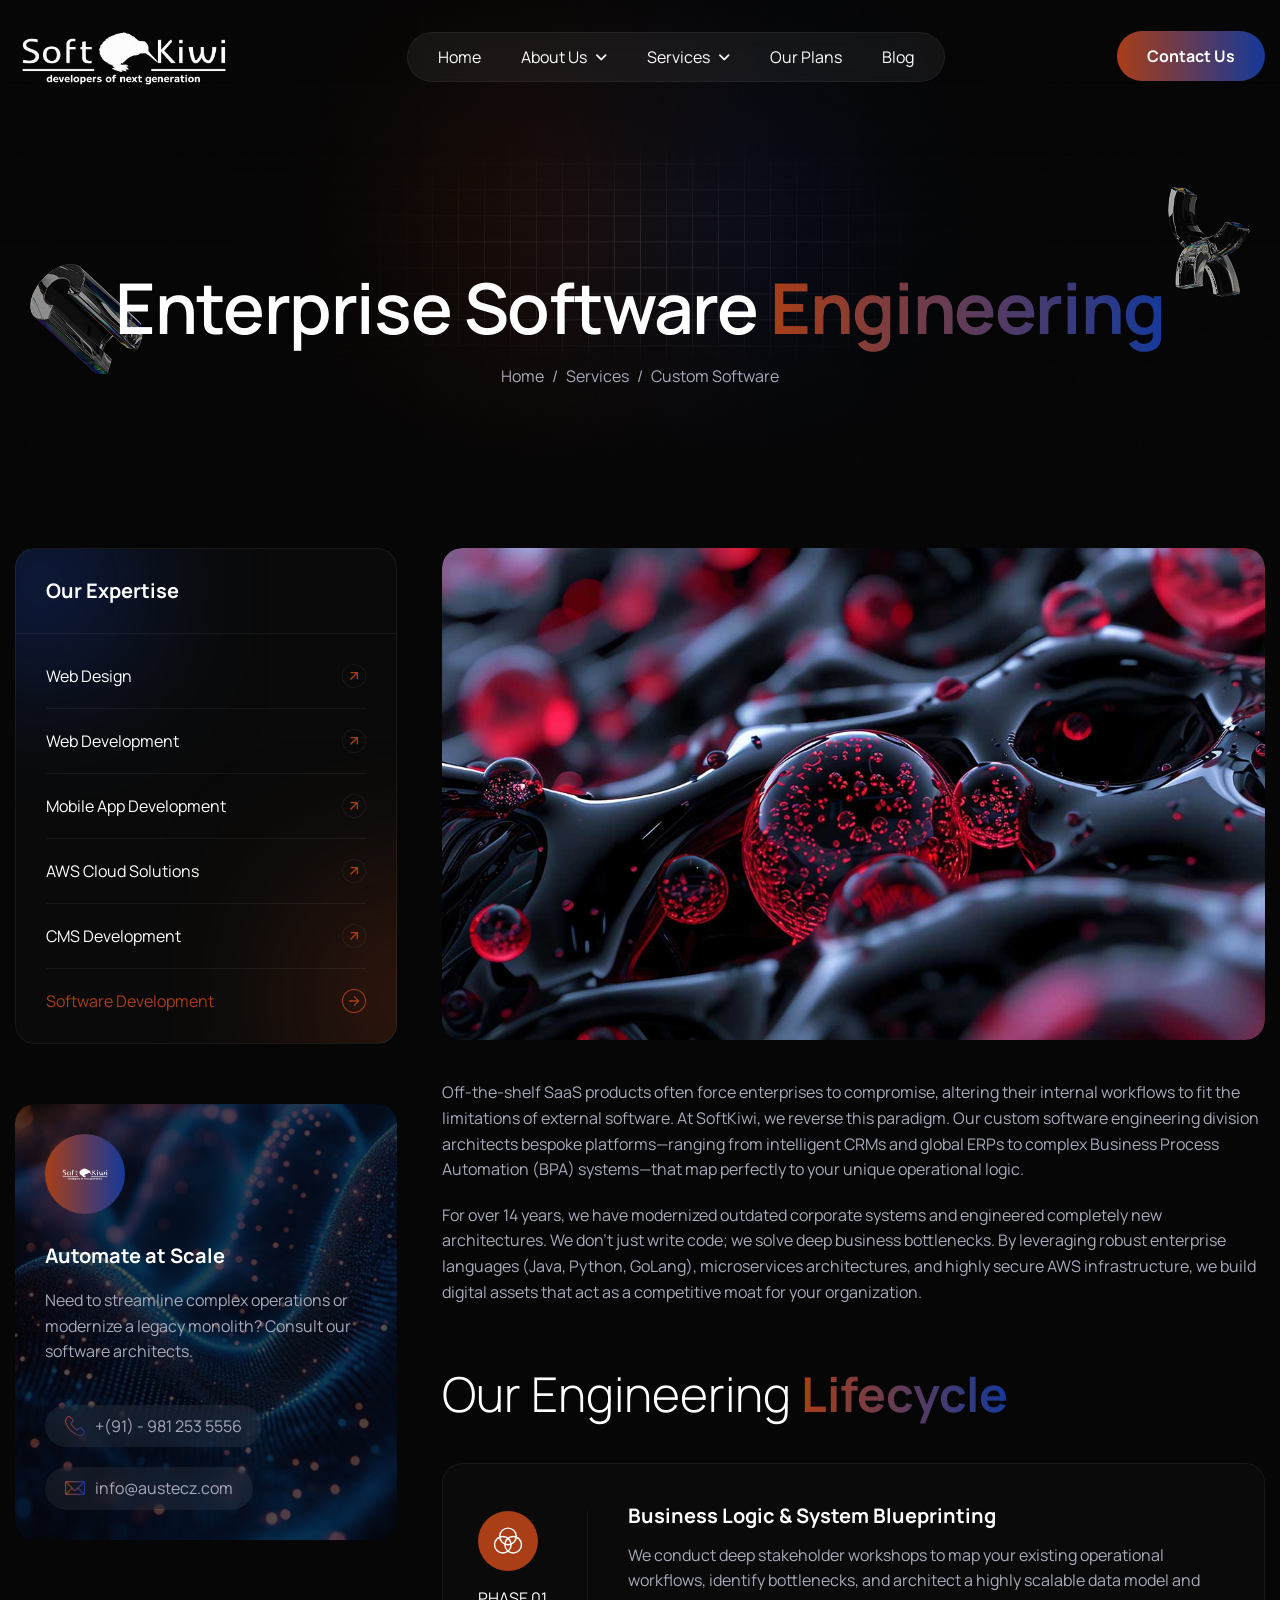
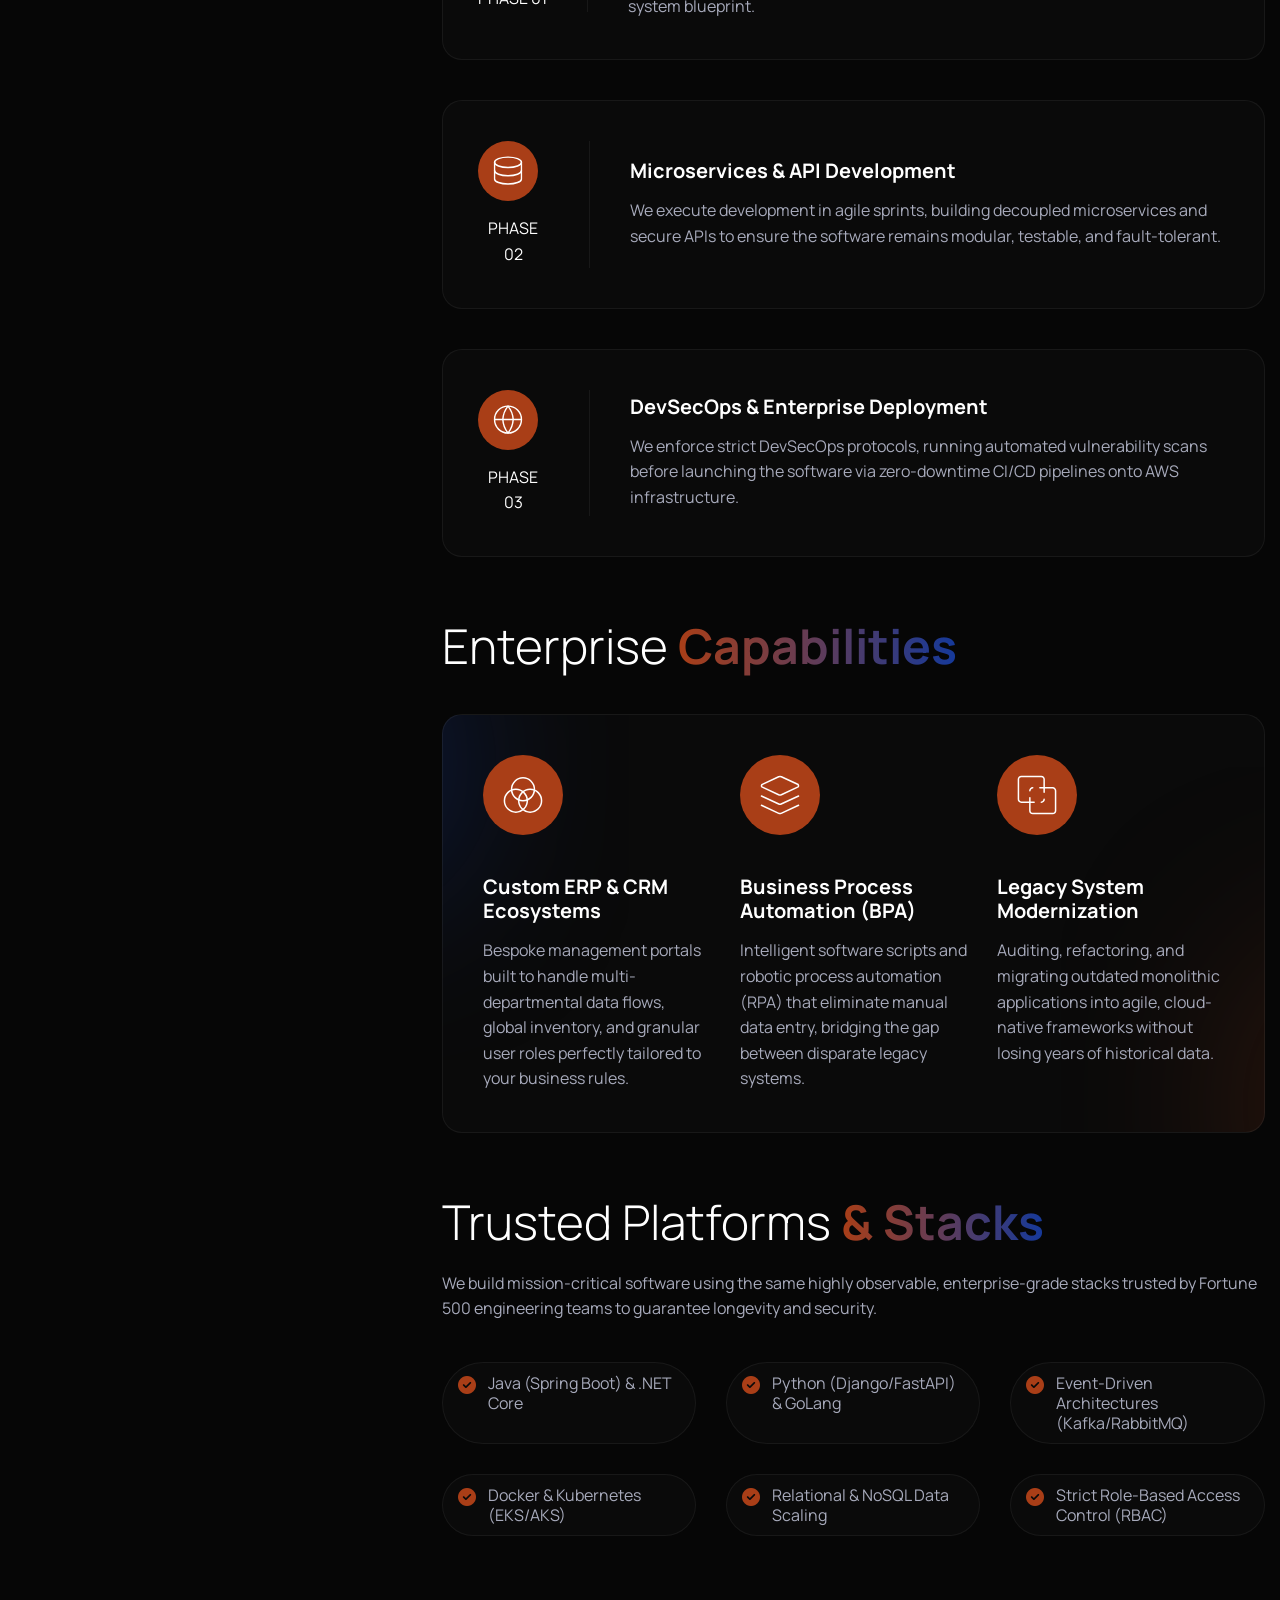
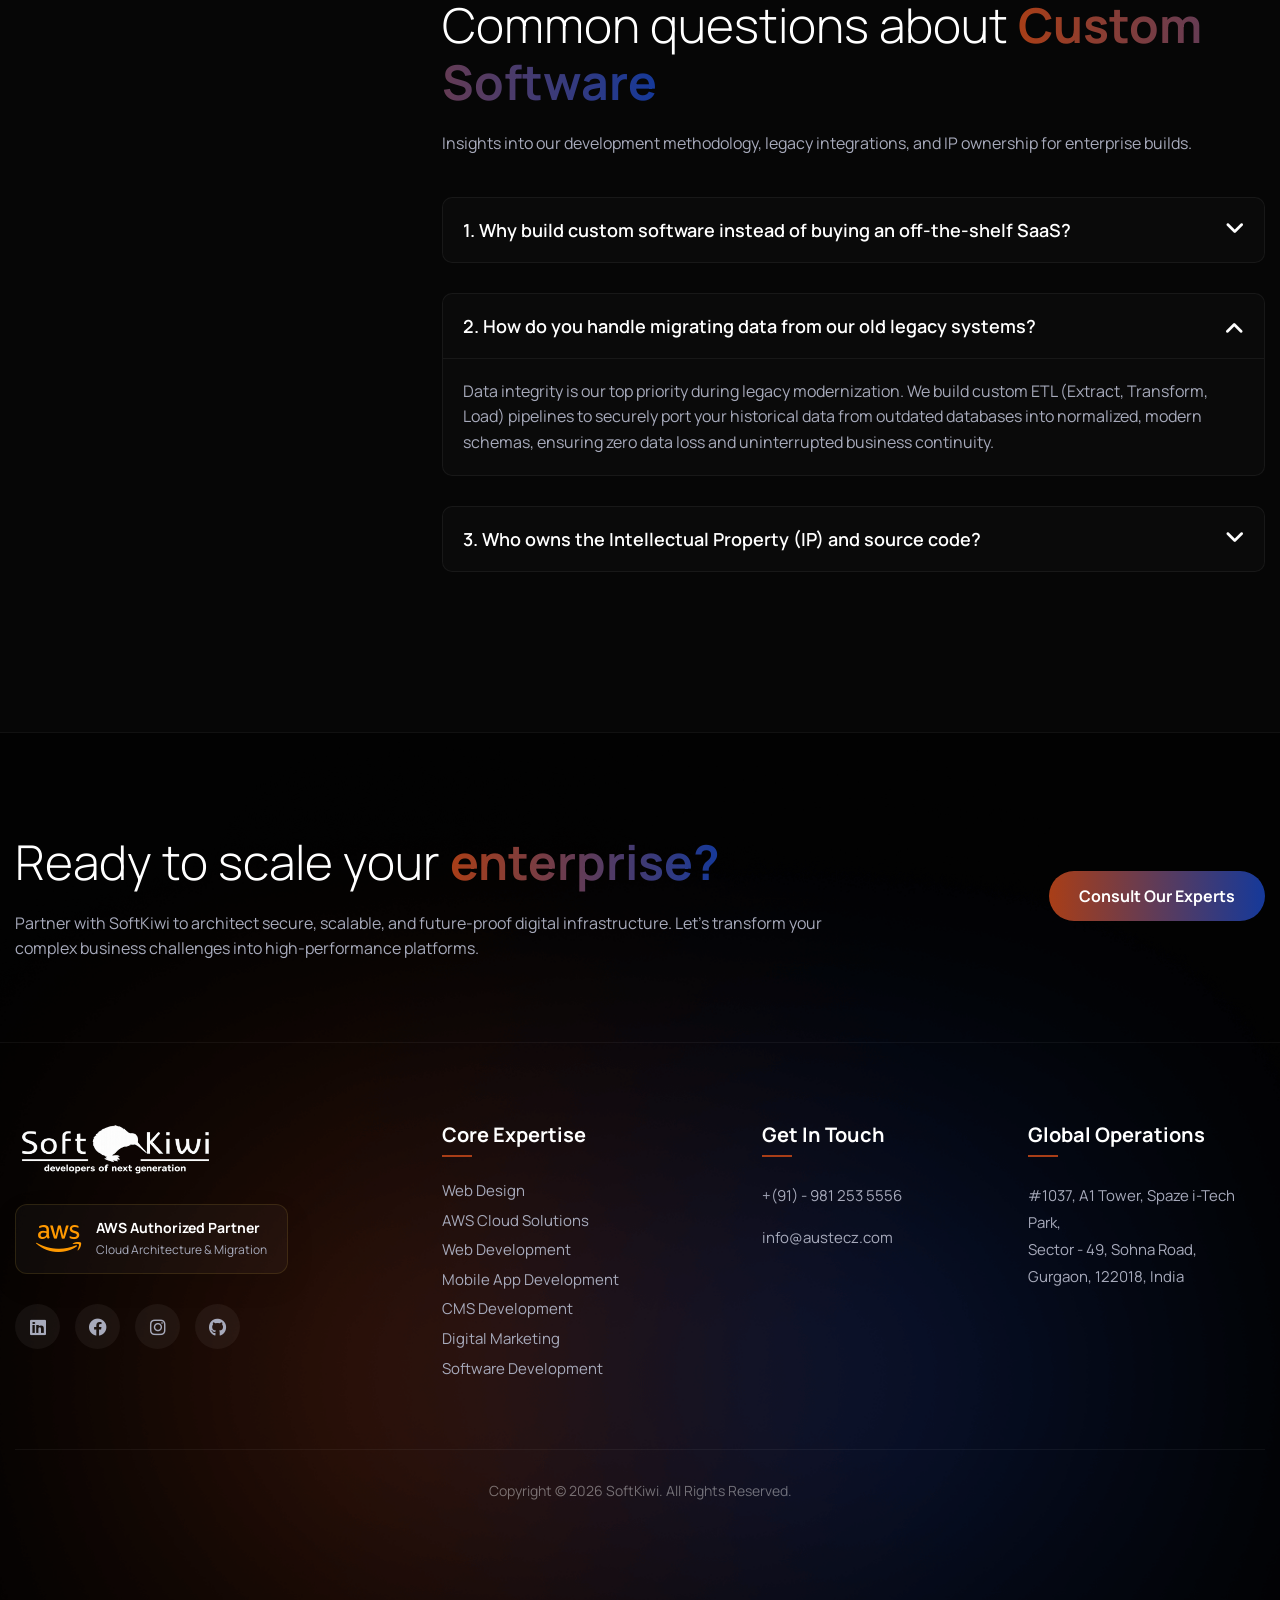
<file: software-development.html>
<!DOCTYPE html>
<html lang="zxx">


<!-- Mirrored from austecz.com/software-development.html by HTTrack Website Copier/3.x [XR&CO'2014], Mon, 22 Jun 2026 16:56:03 GMT -->
<head>
    <!-- Meta -->
    <meta charset="utf-8">
    <meta http-equiv="X-UA-Compatible" content="IE=edge">
    <meta name="viewport" content="width=device-width, initial-scale=1.0, maximum-scale=1">
    <meta name="description"
        content="SoftKiwi engineers custom enterprise software, complex CRM/ERPs, and intelligent automation systems to streamline business operations at scale.">
    <meta name="keywords"
        content="custom software development, enterprise software engineering, crm development, erp development, workflow automation, softkiwi">
    <meta name="author" content="SoftKiwi">
    <!-- Page Title -->
    <title>Enterprise Software Engineering | SoftKiwi Technologies</title>
    <!-- Favicon Icon -->
    <link rel="shortcut icon" type="image/x-icon" href="images/favicon.html">
    <!-- Google Fonts Css-->
    <link rel="preconnect" href="https://fonts.googleapis.com/">
    <link rel="preconnect" href="https://fonts.gstatic.com/" crossorigin>
    <link href="https://fonts.googleapis.com/css2?family=Manrope:wght@200..800&amp;display=swap" rel="stylesheet">
    <!-- Bootstrap Css -->
    <link href="css/bootstrap.min.css" rel="stylesheet" media="screen">
    <!-- SlickNav Css -->
    <link href="css/slicknav.min.css" rel="stylesheet">
    <!-- Swiper Css -->
    <link rel="stylesheet" href="css/swiper-bundle.min.css">
    <!-- Font Awesome Icon Css-->
    <link href="css/all.min.css" rel="stylesheet" media="screen">
    <!-- Animated Css -->
    <link href="css/animate.css" rel="stylesheet">
    <!-- Magnific Popup Core Css File -->
    <link rel="stylesheet" href="css/magnific-popup.css">
    <!-- Mouse Cursor Css File -->
    <link rel="stylesheet" href="css/mousecursor.css">
    <!-- Main Custom Css -->
    <link href="css/custom.css" rel="stylesheet" media="screen">
</head>

<body>
    <!-- Header Start -->
    <header class="main-header">
        <div class="header-sticky">
            <nav class="navbar navbar-expand-lg">
                <div class="container">
                    <!-- Logo Start -->
                    <a class="navbar-brand" href="index-2.html">

                        <img src="images/SoftKiwi-logo.png" alt="Logo">
                    </a>
                    <!-- Logo End -->

                    <!-- Main Menu Start -->
                    <div class="collapse navbar-collapse main-menu">
                        <div class="nav-menu-wrapper">
                            <ul class="navbar-nav mr-auto" id="menu">
                                <li class="nav-item"><a class="nav-link" href="index-2.html">Home</a>
                                </li>
                                <li class="nav-item submenu"><a class="nav-link">About Us</a>
                                    <ul>
                                        <li class="nav-item"><a class="nav-link" href="about.html">Company Profile</a>
                                        </li>
                                    </ul>
                                </li>
                                <li class="nav-item submenu"><a class="nav-link" href="#">Services</a>
                                    <ul>
                                        <li class="nav-item"><a class="nav-link" href="web-design.html">Web Design</a>
                                        </li>
                                        <li class="nav-item"><a class="nav-link" href="aws-cloud-solutions.html">AWS
                                                Cloud Solutions</a></li>
                                        <li class="nav-item"><a class="nav-link" href="web-development.html">Web
                                                Development</a></li>
                                        <li class="nav-item"><a class="nav-link"
                                                href="mobile-app-development.html">Mobile App Development</a></li>
                                        <li class="nav-item"><a class="nav-link" href="cms-development.html">CMS
                                                Development</a></li>
                                        <li class="nav-item"><a class="nav-link" href="digital-marketing.html">Digital
                                                Marketing</a></li>
                                        <li class="nav-item"><a class="nav-link"
                                                href="software-development.html">Software Development</a></li>
                                    </ul>
                                </li>
                                <li class="nav-item"><a class="nav-link" href="plans.html">Our Plans</a></li>
                                <!-- <li class="nav-item"><a class="nav-link" href="projects.html">Our Work</a></li> -->
                                <li class="nav-item"><a class="nav-link" href="blog.html">Blog</a></li>
                            </ul>
                        </div>

                        <!-- Header Btn Start -->
                        <div class="header-btn">
                            <a href="contact.html" class="btn-default">Contact Us</a>
                        </div>
                        <!-- Header Btn End -->
                    </div>
                    <!-- Main Menu End -->
                    <div class="navbar-toggle"></div>
                </div>
            </nav>
            <div class="responsive-menu"></div>
        </div>
    </header>
    <!-- Header End -->

    <!-- Page Header Start -->
    <div class="page-header">
        <div class="container">
            <div class="row align-items-center">
                <div class="col-lg-12">
                    <!-- Page Header Box Start -->
                    <div class="page-header-box">
                        <h1 class="wow fadeInUp" data-cursor="-opaque">Enterprise Software <span>Engineering</span></h1>
                        <nav class="wow fadeInUp" data-wow-delay="0.2s">
                            <ol class="breadcrumb">
                                <li class="breadcrumb-item"><a href="index-2.html">home</a></li>
                                <li class="breadcrumb-item"><a href="#">services</a></li>
                                <li class="breadcrumb-item active" aria-current="page">custom software</li>
                            </ol>
                        </nav>
                    </div>
                    <!-- Page Header Box End -->
                </div>
            </div>
        </div>
    </div>
    <!-- Page Header End -->

    <!-- Page Service Single Start -->
    <div class="page-service-single">
        <div class="container">
            <div class="row">
                <div class="col-lg-4">
                    <!-- Page Single Sidebar Start -->
                    <div class="page-single-sidebar">
                        <!-- Page Category List Start -->
                        <div class="page-catagery-list wow fadeInUp">
                            <h3>Our Expertise</h3>
                            <ul>
                                <li><a href="web-design.html">Web Design</a></li>
                                <li><a href="web-development.html">Web Development</a></li>
                                <li><a href="mobile-app-development.html">Mobile App Development</a></li>
                                <li><a href="service-single.html">AWS Cloud Solutions</a></li>
                                <li><a href="cms-development.html">CMS Development</a></li>
                                <li><a href="software-development.html" class="active">Software Development</a></li>
                            </ul>
                        </div>
                        <!-- Page Category List End -->

                        <!-- Sidebar CTA Box Start -->
                        <div class="sidebar-cta-box">
                            <!-- Sidebar CTA Logo Start -->
                            <div class="sidebar-cta-logo">
                                <img src="images/SoftKiwi-logo.png" alt="SoftKiwi">
                            </div>
                            <!-- Sidebar CTA Logo End -->

                            <!-- Sidebar CTA Content Start -->
                            <div class="sidebar-cta-content">
                                <h3>Automate at Scale</h3>
                                <p>Need to streamline complex operations or modernize a legacy monolith? Consult our
                                    software architects.</p>
                            </div>
                            <!-- Sidebar CTA Content End -->

                            <!-- Sidebar CTA Contact Start -->
                            <div class="sidebar-cta-contact">
                                <ul>
                                    <li><a href="tel:+919812535556"><img src="images/icon-phone-gradiant.svg"
                                                alt="">+(91) - 981 253 5556</a></li>
                                    <li><a href="mailto:info@austecz.com"><img src="images/icon-mail-gradiant.svg"
                                                alt="">info@austecz.com</a></li>
                                </ul>
                            </div>
                            <!-- Sidebar CTA Contact End -->
                        </div>
                        <!-- Sidebar CTA Box End -->
                    </div>
                </div>

                <div class="col-lg-8">
                    <!-- Service Single Content Start -->
                    <div class="service-single-content">
                        <!-- Page Single Image Start -->
                        <div class="page-single-image">
                            <figure class="image-anime reveal">
                                <img src="images/service-single-img.jpg" alt="Enterprise Software Engineering">
                            </figure>
                        </div>
                        <!-- Page Single Image End -->

                        <!-- Service Entry Start -->
                        <div class="service-entry">
                            <p class="wow fadeInUp">Off-the-shelf SaaS products often force enterprises to compromise,
                                altering their internal workflows to fit the limitations of external software. At
                                SoftKiwi, we reverse this paradigm. Our custom software engineering division architects
                                bespoke platforms—ranging from intelligent CRMs and global ERPs to complex Business
                                Process Automation (BPA) systems—that map perfectly to your unique operational logic.
                            </p>
                            <p class="wow fadeInUp" data-wow-delay="0.2s">For over 14 years, we have modernized outdated
                                corporate systems and engineered completely new architectures. We don't just write code;
                                we solve deep business bottlenecks. By leveraging robust enterprise languages (Java,
                                Python, GoLang), microservices architectures, and highly secure AWS infrastructure, we
                                build digital assets that act as a competitive moat for your organization.</p>

                            <!-- Service Solution Box Start -->
                            <div class="service-solution-box">
                                <h2 class="wow fadeInUp" data-cursor="-opaque">Our Engineering <span>Lifecycle</span>
                                </h2>
                                <!-- Service Solution Steps Start -->
                                <div class="service-solution-steps">
                                    <!-- How Work Item Start -->
                                    <div class="how-work-item wow fadeInUp" data-wow-delay="0.2s">
                                        <div class="how-work-header">
                                            <div class="icon-box">
                                                <img src="images/icon-how-work-step-1.svg" alt="">
                                            </div>
                                            <div class="how-work-step-no">
                                                <p>Phase 01</p>
                                            </div>
                                        </div>
                                        <div class="how-work-item-content">
                                            <h3>Business Logic & System Blueprinting</h3>
                                            <p>We conduct deep stakeholder workshops to map your existing operational
                                                workflows, identify bottlenecks, and architect a highly scalable data
                                                model and system blueprint.</p>
                                        </div>
                                    </div>
                                    <!-- How Work Item End -->

                                    <!-- How Work Item Start -->
                                    <div class="how-work-item wow fadeInUp" data-wow-delay="0.4s">
                                        <div class="how-work-header">
                                            <div class="icon-box">
                                                <img src="images/icon-how-work-step-2.svg" alt="">
                                            </div>
                                            <div class="how-work-step-no">
                                                <p>Phase 02</p>
                                            </div>
                                        </div>
                                        <div class="how-work-item-content">
                                            <h3>Microservices & API Development</h3>
                                            <p>We execute development in agile sprints, building decoupled microservices
                                                and secure APIs to ensure the software remains modular, testable, and
                                                fault-tolerant.</p>
                                        </div>
                                    </div>
                                    <!-- How Work Item End -->

                                    <!-- How Work Item Start -->
                                    <div class="how-work-item wow fadeInUp" data-wow-delay="0.6s">
                                        <div class="how-work-header">
                                            <div class="icon-box">
                                                <img src="images/icon-how-work-step-3.svg" alt="">
                                            </div>
                                            <div class="how-work-step-no">
                                                <p>Phase 03</p>
                                            </div>
                                        </div>
                                        <div class="how-work-item-content">
                                            <h3>DevSecOps & Enterprise Deployment</h3>
                                            <p>We enforce strict DevSecOps protocols, running automated vulnerability
                                                scans before launching the software via zero-downtime CI/CD pipelines
                                                onto AWS infrastructure.</p>
                                        </div>
                                    </div>
                                    <!-- How Work Item End -->
                                </div>
                                <!-- Service Solution Steps End -->
                            </div>
                            <!-- Service Solution Box End -->

                            <!-- Service Impact Box Start -->
                            <div class="service-impact-box">
                                <h2 class="wow fadeInUp" data-cursor="-opaque">Enterprise <span>Capabilities</span></h2>
                                <!-- Service Impact List Start -->
                                <div class="service-impact-list">
                                    <!-- Service Impact Item Start -->
                                    <div class="service-impact-item wow fadeInUp" data-wow-delay="0.2s">
                                        <div class="icon-box">
                                            <img src="images/icon-approach-1.svg" alt="">
                                        </div>
                                        <div class="service-impact-item-content">
                                            <h3>Custom ERP & CRM Ecosystems</h3>
                                            <p>Bespoke management portals built to handle multi-departmental data flows,
                                                global inventory, and granular user roles perfectly tailored to your
                                                business rules.</p>
                                        </div>
                                    </div>
                                    <!-- Service Impact Item End -->

                                    <!-- Service Impact Item Start -->
                                    <div class="service-impact-item wow fadeInUp" data-wow-delay="0.4s">
                                        <div class="icon-box">
                                            <img src="images/icon-approach-2.svg" alt="">
                                        </div>
                                        <div class="service-impact-item-content">
                                            <h3>Business Process Automation (BPA)</h3>
                                            <p>Intelligent software scripts and robotic process automation (RPA) that
                                                eliminate manual data entry, bridging the gap between disparate legacy
                                                systems.</p>
                                        </div>
                                    </div>
                                    <!-- Service Impact Item End -->

                                    <!-- Service Impact Item Start -->
                                    <div class="service-impact-item wow fadeInUp" data-wow-delay="0.6s">
                                        <div class="icon-box">
                                            <img src="images/icon-approach-3.svg" alt="">
                                        </div>
                                        <div class="service-impact-item-content">
                                            <h3>Legacy System Modernization</h3>
                                            <p>Auditing, refactoring, and migrating outdated monolithic applications
                                                into agile, cloud-native frameworks without losing years of historical
                                                data.</p>
                                        </div>
                                    </div>
                                    <!-- Service Impact Item End -->
                                </div>
                                <!-- Service Impact List End -->
                            </div>
                            <!-- Service Impact Box End -->

                            <!-- Service Innovation Box Start -->
                            <div class="service-innovation-box">
                                <h2 class="wow fadeInUp" data-cursor="-opaque">Trusted Platforms <span>& Stacks</span>
                                </h2>
                                <p class="wow fadeInUp" data-wow-delay="0.2s">We build mission-critical software using
                                    the same highly observable, enterprise-grade stacks trusted by Fortune 500
                                    engineering teams to guarantee longevity and security.</p>

                                <!-- Service Innovation List Start -->
                                <div class="service-innovation-list wow fadeInUp" data-wow-delay="0.4s">
                                    <ul>
                                        <li>Java (Spring Boot) & .NET Core</li>
                                        <li>Python (Django/FastAPI) & GoLang</li>
                                        <li>Event-Driven Architectures (Kafka/RabbitMQ)</li>
                                        <li>Docker & Kubernetes (EKS/AKS)</li>
                                        <li>Relational & NoSQL Data Scaling</li>
                                        <li>Strict Role-Based Access Control (RBAC)</li>
                                    </ul>
                                </div>
                                <!-- Service Innovation List End -->
                            </div>
                            <!-- Service Innovation Box End -->
                        </div>
                        <!-- Service Entry End -->

                        <!-- Page Single FAQs Start -->
                        <div class="page-single-faqs">
                            <!-- Section Title Start -->
                            <div class="section-title">
                                <h2 class="wow fadeInUp" data-cursor="-opaque">Common questions about <span>Custom
                                        Software</span></h2>
                                <p class="wow fadeInUp" data-wow-delay="0.2s">Insights into our development methodology,
                                    legacy integrations, and IP ownership for enterprise builds.</p>
                            </div>
                            <!-- Section Title End -->

                            <!-- FAQ Accordion Start -->
                            <div class="faq-accordion" id="faqaccordion">
                                <!-- FAQ Item Start -->
                                <div class="accordion-item wow fadeInUp">
                                    <h2 class="accordion-header" id="heading1">
                                        <button class="accordion-button collapsed" type="button"
                                            data-bs-toggle="collapse" data-bs-target="#collapse1" aria-expanded="true"
                                            aria-controls="collapse1">
                                            1. Why build custom software instead of buying an off-the-shelf SaaS?
                                        </button>
                                    </h2>
                                    <div id="collapse1" class="accordion-collapse collapse" aria-labelledby="heading1"
                                        data-bs-parent="#faqaccordion">
                                        <div class="accordion-body">
                                            <p>Off-the-shelf solutions are built for the masses, often forcing you to
                                                pay for features you don't need while lacking the specific integrations
                                                you do need. Custom software gives you 100% control over the roadmap,
                                                perfect integration with your existing tools, and no escalating per-user
                                                licensing fees as your company grows.</p>
                                        </div>
                                    </div>
                                </div>
                                <!-- FAQ Item End -->

                                <!-- FAQ Item Start -->
                                <div class="accordion-item wow fadeInUp" data-wow-delay="0.2s">
                                    <h2 class="accordion-header" id="heading2">
                                        <button class="accordion-button " type="button" data-bs-toggle="collapse"
                                            data-bs-target="#collapse2" aria-expanded="false" aria-controls="collapse2">
                                            2. How do you handle migrating data from our old legacy systems?
                                        </button>
                                    </h2>
                                    <div id="collapse2" class="accordion-collapse collapse show"
                                        aria-labelledby="heading2" data-bs-parent="#faqaccordion">
                                        <div class="accordion-body">
                                            <p>Data integrity is our top priority during legacy modernization. We build
                                                custom ETL (Extract, Transform, Load) pipelines to securely port your
                                                historical data from outdated databases into normalized, modern schemas,
                                                ensuring zero data loss and uninterrupted business continuity.</p>
                                        </div>
                                    </div>
                                </div>
                                <!-- FAQ Item End -->

                                <!-- FAQ Item Start -->
                                <div class="accordion-item wow fadeInUp" data-wow-delay="0.4s">
                                    <h2 class="accordion-header" id="heading3">
                                        <button class="accordion-button collapsed" type="button"
                                            data-bs-toggle="collapse" data-bs-target="#collapse3" aria-expanded="false"
                                            aria-controls="collapse3">
                                            3. Who owns the Intellectual Property (IP) and source code?
                                        </button>
                                    </h2>
                                    <div id="collapse3" class="accordion-collapse collapse" aria-labelledby="heading3"
                                        data-bs-parent="#faqaccordion">
                                        <div class="accordion-body">
                                            <p>You do. Upon project completion and final settlement, we transfer 100% of
                                                the Intellectual Property (IP) and complete source code repositories to
                                                your organization. You are never locked into proprietary frameworks or
                                                perpetual vendor dependencies.</p>
                                        </div>
                                    </div>
                                </div>
                                <!-- FAQ Item End -->
                            </div>
                            <!-- FAQ Accordion End -->
                        </div>
                        <!-- Page Single FAQs End -->
                    </div>
                    <!-- Service Single Content End -->
                </div>
            </div>
        </div>
    </div>
    <!-- Page Service Single End -->

    <!-- Footer Start -->
    <footer class="main-footer">
        <div class="container">
            <div class="row section-row align-items-center">
                <div class="col-lg-8">
                    <div class="section-title">
                        <h2 class="wow fadeInUp" data-cursor="-opaque">Ready to scale your <span>enterprise?</span></h2>
                        <p class="wow fadeInUp" data-wow-delay="0.2s">Partner with SoftKiwi to architect secure,
                            scalable, and future-proof digital infrastructure. Let's transform your complex business
                            challenges into high-performance platforms.</p>
                    </div>
                </div>

                <div class="col-lg-4 text-lg-end">
                    <div class="section-btn wow fadeInUp" data-wow-delay="0.4s">
                        <a href="contact.html" class="btn-default">Consult Our Experts</a>
                    </div>
                </div>
            </div>

            <div class="row">
                <div class="col-lg-4 col-md-12 mb-4 mb-lg-0">
                    <div class="about-footer">
                        <div class="footer-logo">
                            <img src="images/SoftKiwi-logo.png" alt="SoftKiwi Logo">
                        </div>

                        <div class="aws-partner-badge wow fadeInUp" data-wow-delay="0.2s">
                            <i class="fa-brands fa-aws"></i>
                            <div>
                                <span>AWS Authorized Partner</span>
                                <span>Cloud Architecture & Migration</span>
                            </div>
                        </div>

                        <div class="footer-social-links wow fadeInUp" data-wow-delay="0.3s">
                            <a href="https://in.linkedin.com/company/softkiwi-corporation" target="_blank"><i
                                    class="fa-brands fa-linkedin"></i></a>
                            <a href="https://www.facebook.com/softkiwi/" target="_blank"><i
                                    class="fa-brands fa-facebook"></i></a>
                            <a href="https://www.instagram.com/softkiwitech/" target="_blank"><i
                                    class="fa-brands fa-instagram"></i></a>
                            <a href="https://github.com/softkiwi" target="_blank"><i
                                    class="fa-brands fa-github"></i></a>
                        </div>
                    </div>
                </div>

                <div class="col-lg-3 col-md-4 mb-4 mb-md-0">
                    <div class="footer-links">
                        <h3>Core Expertise</h3>
                        <ul>
                            <li><a href="web-design.html">Web Design</a></li>
                            <li><a href="aws-cloud-solutions.html">AWS Cloud Solutions</a></li>
                            <li><a href="web-development.html">Web Development</a></li>
                            <li><a href="mobile-app-development.html">Mobile App Development</a></li>
                            <li><a href="cms-development.html">CMS Development</a></li>
                            <li><a href="digital-marketing.html">Digital Marketing</a></li>
                            <li><a href="software-development.html">Software Development</a></li>
                        </ul>
                    </div>
                </div>

                <div class="col-lg-5 col-md-8">
                    <div class="row">
                        <div class="col-sm-6">
                            <div class="footer-links">
                                <h3>Get In Touch</h3>
                                <p><a href="tel:+919812535556" data-config="contact.phoneLink"><span
                                             data-config="contact.phone">+(91) - 981 253 5556</span></a></p>
                                <p><a href="mailto:info@austecz.com" data-config="contact.emailLink"><span
                                             data-config="contact.email">info@austecz.com</span></a></p>
                            </div>
                        </div>
                        <div class="col-sm-6">
                            <div class="footer-links">
                                <h3>Global Operations</h3>
                                <p data-config="contact.address">#1037, A1 Tower, Spaze i-Tech Park,<br>Sector - 49,
                                    Sohna Road,<br>Gurgaon, 122018, India</p>
                            </div>
                        </div>
                    </div>
                </div>
            </div>

            <div class="row">
                <div class="col-lg-12">
                    <div class="footer-copyright-text">
                        <p>Copyright © 2026 SoftKiwi. All Rights Reserved.</p>
                    </div>
                </div>
            </div>
        </div>
    </footer>
    <!-- Footer End -->

    <!-- Jquery Library File -->
    <script src="js/jquery-3.7.1.min.js"></script>
    <!-- Bootstrap js file -->
    <script src="js/bootstrap.min.js"></script>
    <!-- Validator js file -->
    <script src="js/validator.min.js"></script>
    <!-- SlickNav js file -->
    <script src="js/jquery.slicknav.js"></script>
    <!-- Swiper js file -->
    <script src="js/swiper-bundle.min.js"></script>
    <!-- Counter js file -->
    <script src="js/jquery.waypoints.min.js"></script>
    <script src="js/jquery.counterup.min.js"></script>
    <!-- Magnific js file -->
    <script src="js/jquery.magnific-popup.min.js"></script>
    <!-- Parallax js -->
    <script src="js/parallaxie.js"></script>
    <!-- MagicCursor js file -->
    <script src="js/gsap.min.js"></script>
    <script src="js/magiccursor.js"></script>
    <!-- Text Effect js file -->
    <script src="js/SplitText.js"></script>
    <script src="js/ScrollTrigger.min.js"></script>
    <!-- SmoothScroll -->
    <!-- <script src="js/SmoothScroll.js"></script> -->
    <!-- YTPlayer js File -->
    <script src="js/jquery.mb.YTPlayer.min.js"></script>
    <!-- Wow js file -->
    <script src="js/wow.min.js"></script>
    <!-- Main Custom js file -->
    <script src="js/function.js"></script>
</body>


<!-- Mirrored from austecz.com/software-development.html by HTTrack Website Copier/3.x [XR&CO'2014], Mon, 22 Jun 2026 16:56:03 GMT -->
</html>
</file>
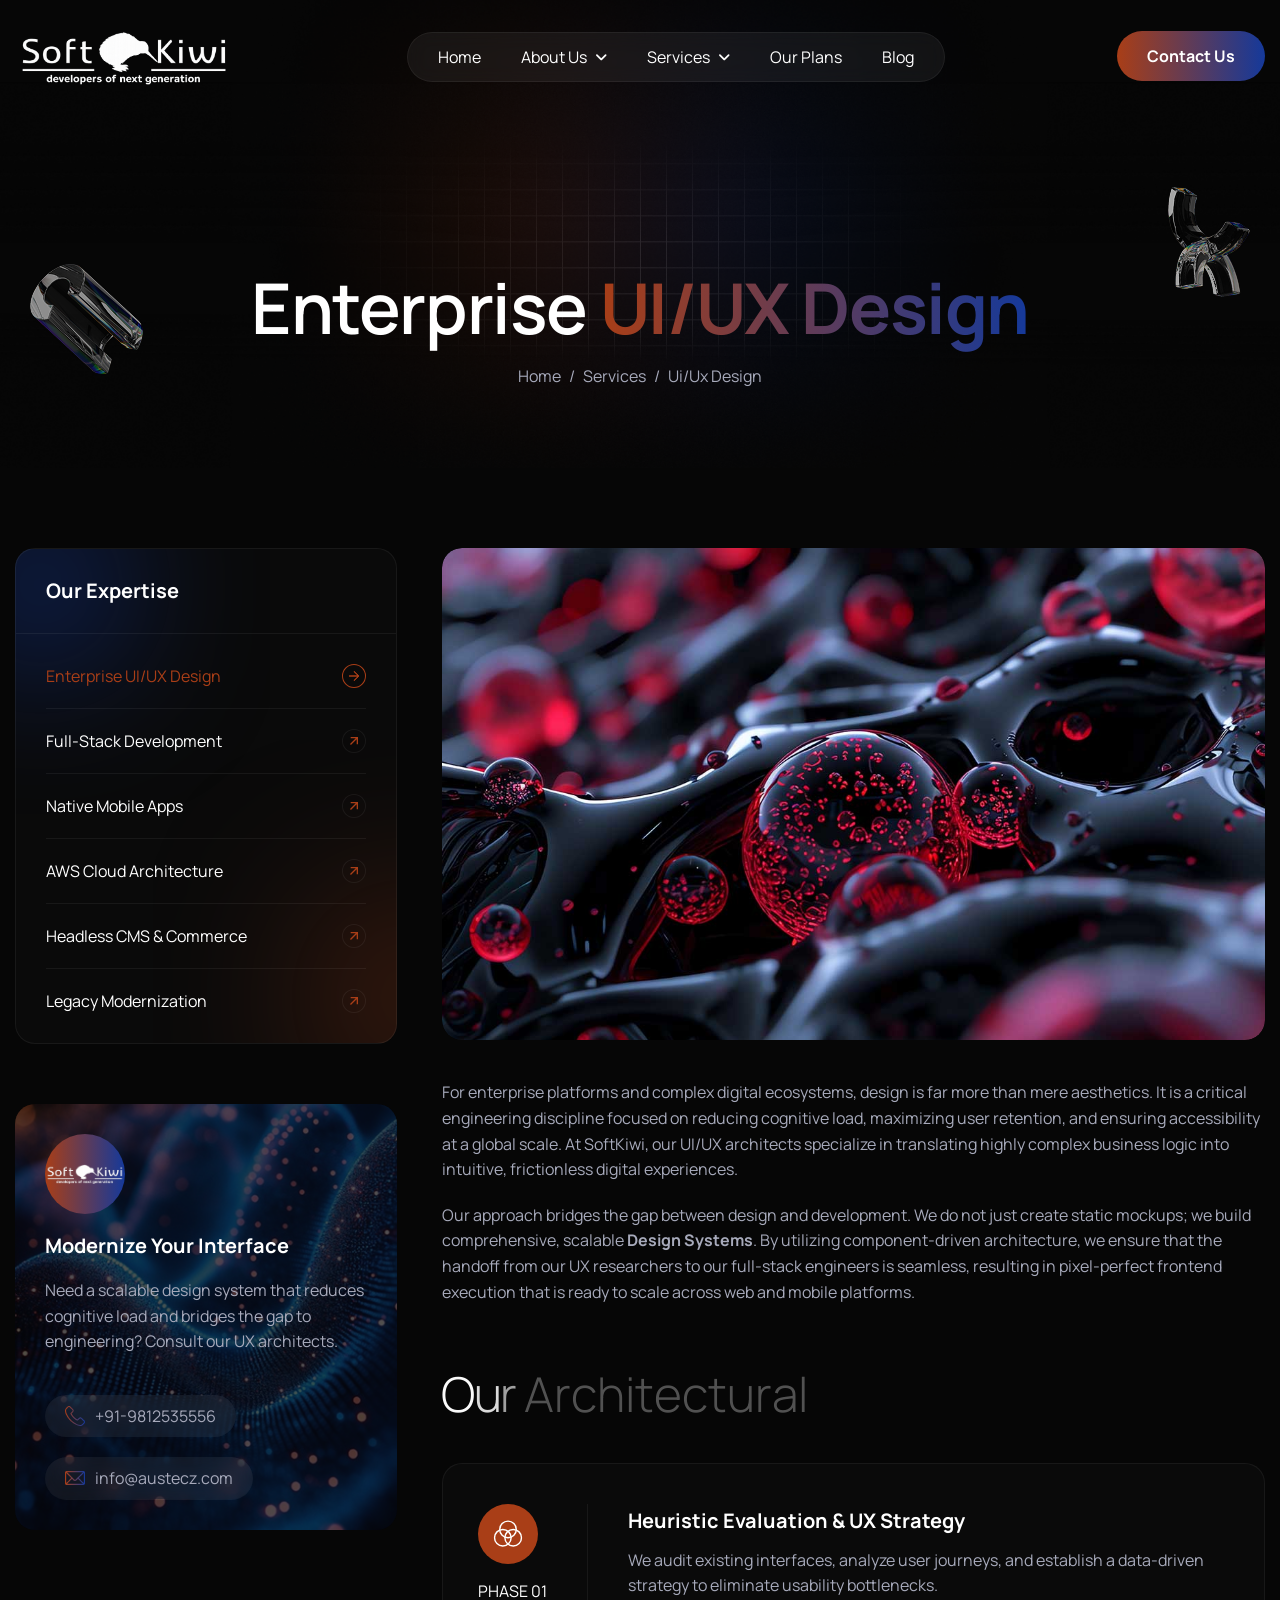
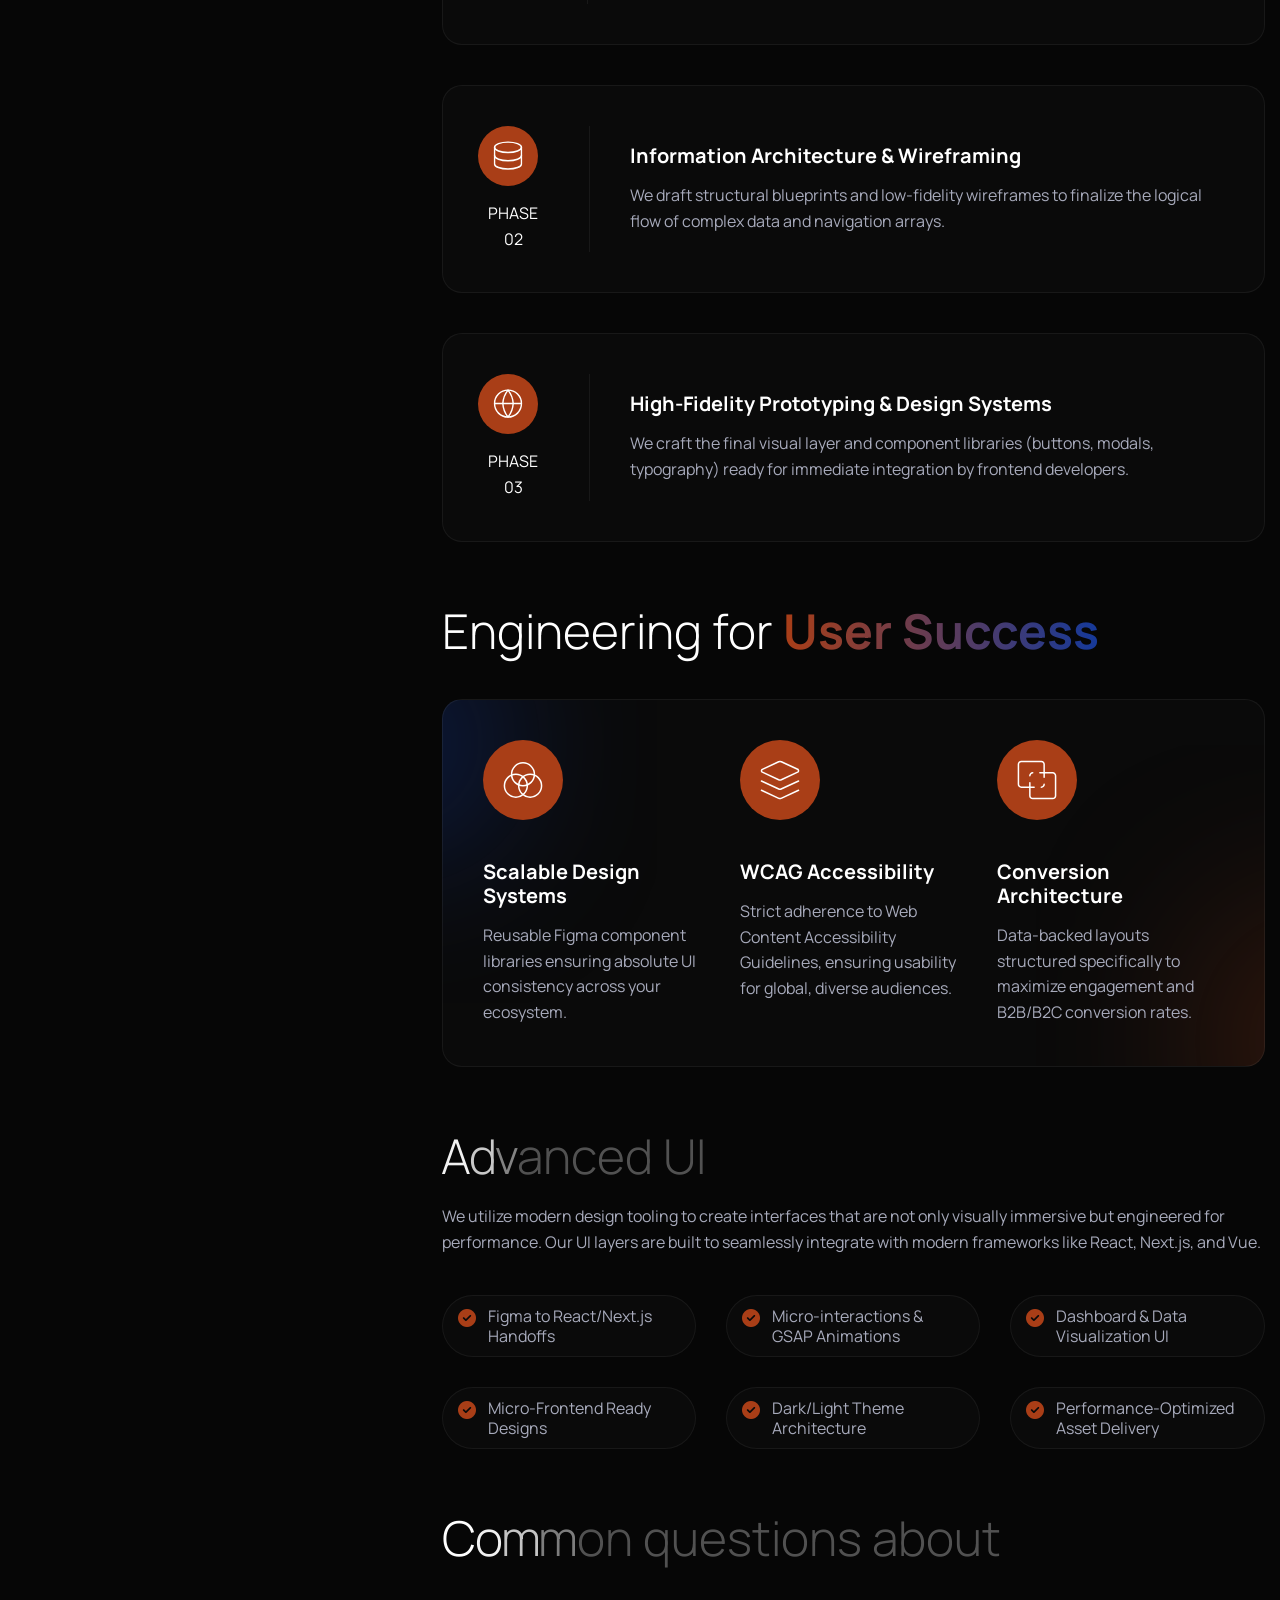
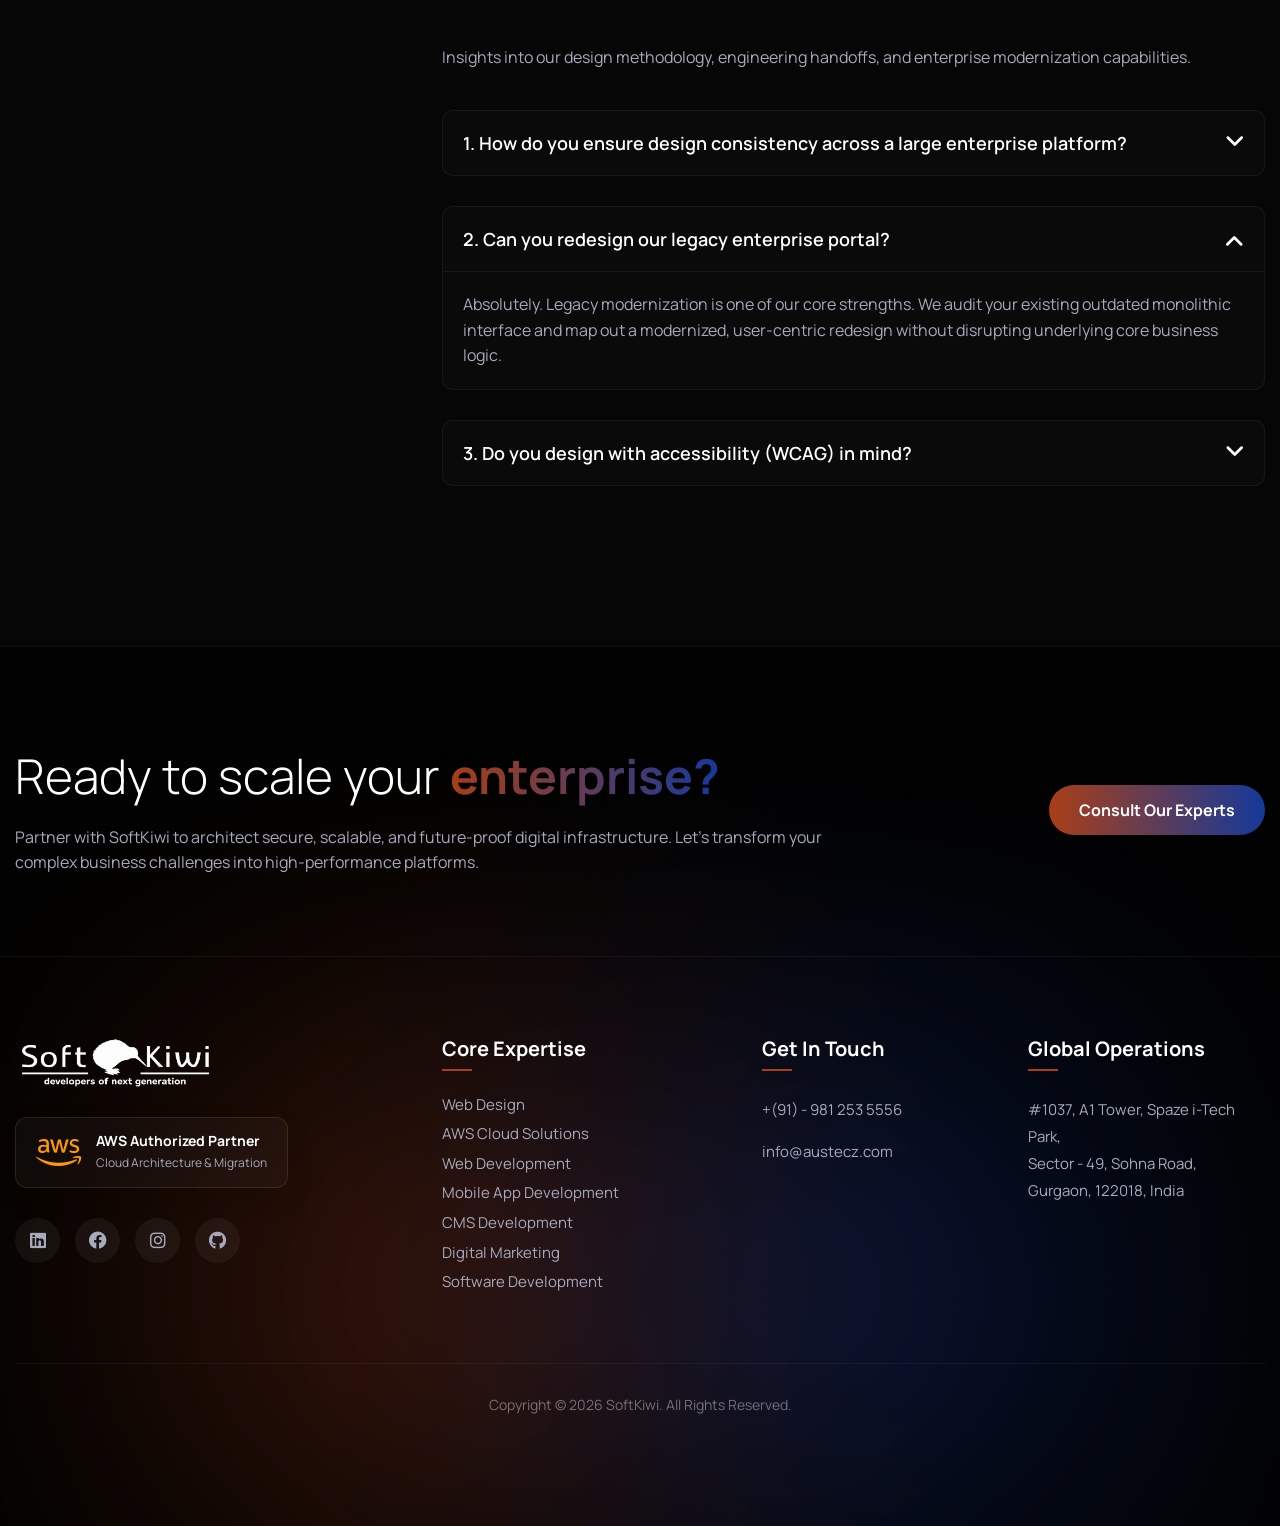
<file: web-design.html>
<!DOCTYPE html>
<html lang="zxx">


<!-- Mirrored from austecz.com/web-design.html by HTTrack Website Copier/3.x [XR&CO'2014], Mon, 22 Jun 2026 16:55:57 GMT -->
<head>
    <!-- Meta -->
    <meta charset="utf-8">
    <meta http-equiv="X-UA-Compatible" content="IE=edge">
    <meta name="viewport" content="width=device-width, initial-scale=1.0, maximum-scale=1">
    <meta name="description"
        content="SoftKiwi offers enterprise-grade UI/UX Design services, focusing on scalable design systems, intuitive interfaces, and digital transformation.">
    <meta name="keywords"
        content="enterprise ui ux design, digital experience design, scalable design systems, softkiwi">
    <meta name="author" content="SoftKiwi">
    <!-- Page Title -->
    <title>Enterprise UI/UX Design | SoftKiwi Technologies</title>
    <!-- Favicon Icon -->
    <link rel="shortcut icon" type="image/x-icon" href="images/favicon.html">
    <!-- Google Fonts Css-->
    <link rel="preconnect" href="https://fonts.googleapis.com/">
    <link rel="preconnect" href="https://fonts.gstatic.com/" crossorigin>
    <link href="https://fonts.googleapis.com/css2?family=Manrope:wght@200..800&amp;display=swap" rel="stylesheet">
    <!-- Bootstrap Css -->
    <link href="css/bootstrap.min.css" rel="stylesheet" media="screen">
    <!-- SlickNav Css -->
    <link href="css/slicknav.min.css" rel="stylesheet">
    <!-- Swiper Css -->
    <link rel="stylesheet" href="css/swiper-bundle.min.css">
    <!-- Font Awesome Icon Css-->
    <link href="css/all.min.css" rel="stylesheet" media="screen">
    <!-- Animated Css -->
    <link href="css/animate.css" rel="stylesheet">
    <!-- Magnific Popup Core Css File -->
    <link rel="stylesheet" href="css/magnific-popup.css">
    <!-- Mouse Cursor Css File -->
    <link rel="stylesheet" href="css/mousecursor.css">
    <!-- Main Custom Css -->
    <link href="css/custom.css" rel="stylesheet" media="screen">
</head>

<body>

    <!-- Header Start -->
    <header class="main-header">
        <div class="header-sticky">
            <nav class="navbar navbar-expand-lg">
                <div class="container">
                    <!-- Logo Start -->
                    <a class="navbar-brand" href="index-2.html">

                        <img src="images/SoftKiwi-logo.png" alt="Logo">
                    </a>
                    <!-- Logo End -->

                    <!-- Main Menu Start -->
                    <div class="collapse navbar-collapse main-menu">
                        <div class="nav-menu-wrapper">
                            <ul class="navbar-nav mr-auto" id="menu">
                                <li class="nav-item"><a class="nav-link" href="index-2.html">Home</a>
                                </li>
                                <li class="nav-item submenu"><a class="nav-link">About Us</a>
                                    <ul>
                                        <li class="nav-item"><a class="nav-link" href="about.html">Company Profile</a>
                                        </li>
                                    </ul>
                                </li>
                                <li class="nav-item submenu"><a class="nav-link" href="#">Services</a>
                                    <ul>
                                        <li class="nav-item"><a class="nav-link" href="web-design.html">Web Design</a>
                                        </li>
                                        <li class="nav-item"><a class="nav-link" href="aws-cloud-solutions.html">AWS
                                                Cloud Solutions</a></li>
                                        <li class="nav-item"><a class="nav-link" href="web-development.html">Web
                                                Development</a></li>
                                        <li class="nav-item"><a class="nav-link"
                                                href="mobile-app-development.html">Mobile App Development</a></li>
                                        <li class="nav-item"><a class="nav-link" href="cms-development.html">CMS
                                                Development</a></li>
                                        <li class="nav-item"><a class="nav-link" href="digital-marketing.html">Digital
                                                Marketing</a></li>
                                        <li class="nav-item"><a class="nav-link"
                                                href="software-development.html">Software Development</a></li>
                                    </ul>
                                </li>
                                <li class="nav-item"><a class="nav-link" href="plans.html">Our Plans</a></li>
                                <!-- <li class="nav-item"><a class="nav-link" href="projects.html">Our Work</a></li> -->
                                <li class="nav-item"><a class="nav-link" href="blog.html">Blog</a></li>
                            </ul>
                        </div>

                        <!-- Header Btn Start -->
                        <div class="header-btn">
                            <a href="contact.html" class="btn-default">Contact Us</a>
                        </div>
                        <!-- Header Btn End -->
                    </div>
                    <!-- Main Menu End -->
                    <div class="navbar-toggle"></div>
                </div>
            </nav>
            <div class="responsive-menu"></div>
        </div>
    </header>
    <!-- Header End -->

    <!-- Page Header Start -->
    <div class="page-header">
        <div class="container">
            <div class="row align-items-center">
                <div class="col-lg-12">
                    <!-- Page Header Box Start -->
                    <div class="page-header-box">
                        <h1 class="wow fadeInUp" data-cursor="-opaque">Enterprise <span>UI/UX Design</span></h1>
                        <nav class="wow fadeInUp" data-wow-delay="0.2s">
                            <ol class="breadcrumb">
                                <li class="breadcrumb-item"><a href="index-2.html">home</a></li>
                                <li class="breadcrumb-item"><a href="#">services</a></li>
                                <li class="breadcrumb-item active" aria-current="page">ui/ux design</li>
                            </ol>
                        </nav>
                    </div>
                    <!-- Page Header Box End -->
                </div>
            </div>
        </div>
    </div>
    <!-- Page Header End -->

    <!-- Page Service Single Start -->
    <div class="page-service-single">
        <div class="container">
            <div class="row">
                <div class="col-lg-4">
                    <!-- Page Single Sidebar Start -->
                    <div class="page-single-sidebar">
                        <!-- Page Category List Start -->
                        <div class="page-catagery-list wow fadeInUp">
                            <h3>Our Expertise</h3>
                            <ul>
                                <li><a href="web-design.html" class="active">Enterprise UI/UX Design</a></li>
                                <li><a href="web-development.html">Full-Stack Development</a></li>
                                <li><a href="mobile-app-development.html">Native Mobile Apps</a></li>
                                <li><a href="service-single.html">AWS Cloud Architecture</a></li>
                                <li><a href="cms-development.html">Headless CMS & Commerce</a></li>
                                <li><a href="software-development.html">Legacy Modernization</a></li>
                            </ul>
                        </div>
                        <!-- Page Category List End -->

                        <!-- Sidebar CTA Box Start -->
                        <div class="sidebar-cta-box">
                            <!-- Sidebar CTA Logo Start -->
                            <div class="sidebar-cta-logo" style="margin-bottom: 20px;">
                                <img src="images/SoftKiwi-logo.png" alt="SoftKiwi"
                                    style="max-width: 150px;">
                            </div>
                            <!-- Sidebar CTA Logo End -->

                            <!-- Sidebar CTA Content Start -->
                            <div class="sidebar-cta-content">
                                <h3>Modernize Your Interface</h3>
                                <p>Need a scalable design system that reduces cognitive load and bridges the gap to
                                    engineering? Consult our UX architects.</p>
                            </div>
                            <!-- Sidebar CTA Content End -->

                            <!-- Sidebar CTA Contact Start -->
                            <div class="sidebar-cta-contact">
                                <ul>
                                    <li><a href="tel:+919812535556"><img src="images/icon-phone-gradiant.svg"
                                                alt="">+91-9812535556</a></li>
                                    <li><a href="mailto:info@austecz.com"><img src="images/icon-mail-gradiant.svg"
                                                alt="">info@austecz.com</a></li>
                                </ul>
                            </div>
                            <!-- Sidebar CTA Contact End -->
                        </div>
                        <!-- Sidebar CTA Box End -->
                    </div>
                </div>

                <div class="col-lg-8">
                    <!-- Service Single Content Start -->
                    <div class="service-single-content">
                        <!-- Page Single Image Start -->
                        <div class="page-single-image">
                            <figure class="image-anime reveal">
                                <img src="images/service-single-img.jpg" alt="Enterprise UI/UX Design">
                            </figure>
                        </div>
                        <!-- Page Single Image End -->

                        <!-- Service Entry Start -->
                        <div class="service-entry">
                            <p class="wow fadeInUp">For enterprise platforms and complex digital ecosystems, design is
                                far more than mere aesthetics. It is a critical engineering discipline focused on
                                reducing cognitive load, maximizing user retention, and ensuring accessibility at a
                                global scale. At SoftKiwi, our UI/UX architects specialize in translating highly complex
                                business logic into intuitive, frictionless digital experiences.</p>
                            <p class="wow fadeInUp" data-wow-delay="0.2s">Our approach bridges the gap between design
                                and development. We do not just create static mockups; we build comprehensive, scalable
                                <strong>Design Systems</strong>. By utilizing component-driven architecture, we ensure
                                that the handoff from our UX researchers to our full-stack engineers is seamless,
                                resulting in pixel-perfect frontend execution that is ready to scale across web and
                                mobile platforms.
                            </p>

                            <!-- Service Solution Box Start -->
                            <div class="service-solution-box">
                                <h2 class="wow fadeInUp text-effect" data-cursor="-opaque">Our Architectural <span>UX
                                        Process</span></h2>
                                <!-- Service Solution Steps Start -->
                                <div class="service-solution-steps">
                                    <!-- How Work Item Start -->
                                    <div class="how-work-item wow fadeInUp" data-wow-delay="0.2s">
                                        <div class="how-work-header">
                                            <div class="icon-box">
                                                <img src="images/icon-how-work-step-1.svg" alt="">
                                            </div>
                                            <div class="how-work-step-no">
                                                <p>Phase 01</p>
                                            </div>
                                        </div>
                                        <div class="how-work-item-content">
                                            <h3>Heuristic Evaluation & UX Strategy</h3>
                                            <p>We audit existing interfaces, analyze user journeys, and establish a
                                                data-driven strategy to eliminate usability bottlenecks.</p>
                                        </div>
                                    </div>
                                    <!-- How Work Item End -->

                                    <!-- How Work Item Start -->
                                    <div class="how-work-item wow fadeInUp" data-wow-delay="0.4s">
                                        <div class="how-work-header">
                                            <div class="icon-box">
                                                <img src="images/icon-how-work-step-2.svg" alt="">
                                            </div>
                                            <div class="how-work-step-no">
                                                <p>Phase 02</p>
                                            </div>
                                        </div>
                                        <div class="how-work-item-content">
                                            <h3>Information Architecture & Wireframing</h3>
                                            <p>We draft structural blueprints and low-fidelity wireframes to finalize
                                                the logical flow of complex data and navigation arrays.</p>
                                        </div>
                                    </div>
                                    <!-- How Work Item End -->

                                    <!-- How Work Item Start -->
                                    <div class="how-work-item wow fadeInUp" data-wow-delay="0.6s">
                                        <div class="how-work-header">
                                            <div class="icon-box">
                                                <img src="images/icon-how-work-step-3.svg" alt="">
                                            </div>
                                            <div class="how-work-step-no">
                                                <p>Phase 03</p>
                                            </div>
                                        </div>
                                        <div class="how-work-item-content">
                                            <h3>High-Fidelity Prototyping & Design Systems</h3>
                                            <p>We craft the final visual layer and component libraries (buttons, modals,
                                                typography) ready for immediate integration by frontend developers.</p>
                                        </div>
                                    </div>
                                    <!-- How Work Item End -->
                                </div>
                                <!-- Service Solution Steps End -->
                            </div>
                            <!-- Service Solution Box End -->

                            <!-- Service Impact Box Start -->
                            <div class="service-impact-box">
                                <h2 class="wow fadeInUp" data-cursor="-opaque">Engineering for <span>User Success</span>
                                </h2>
                                <!-- Service Impact List Start -->
                                <div class="service-impact-list">
                                    <!-- Service Impact Item Start -->
                                    <div class="service-impact-item wow fadeInUp" data-wow-delay="0.2s">
                                        <div class="icon-box">
                                            <img src="images/icon-approach-1.svg" alt="">
                                        </div>
                                        <div class="service-impact-item-content">
                                            <h3>Scalable Design Systems</h3>
                                            <p>Reusable Figma component libraries ensuring absolute UI consistency
                                                across your ecosystem.</p>
                                        </div>
                                    </div>
                                    <!-- Service Impact Item End -->

                                    <!-- Service Impact Item Start -->
                                    <div class="service-impact-item wow fadeInUp" data-wow-delay="0.4s">
                                        <div class="icon-box">
                                            <img src="images/icon-approach-2.svg" alt="">
                                        </div>
                                        <div class="service-impact-item-content">
                                            <h3>WCAG Accessibility</h3>
                                            <p>Strict adherence to Web Content Accessibility Guidelines, ensuring
                                                usability for global, diverse audiences.</p>
                                        </div>
                                    </div>
                                    <!-- Service Impact Item End -->

                                    <!-- Service Impact Item Start -->
                                    <div class="service-impact-item wow fadeInUp" data-wow-delay="0.6s">
                                        <div class="icon-box">
                                            <img src="images/icon-approach-3.svg" alt="">
                                        </div>
                                        <div class="service-impact-item-content">
                                            <h3>Conversion Architecture</h3>
                                            <p>Data-backed layouts structured specifically to maximize engagement and
                                                B2B/B2C conversion rates.</p>
                                        </div>
                                    </div>
                                    <!-- Service Impact Item End -->
                                </div>
                                <!-- Service Impact List End -->
                            </div>
                            <!-- Service Impact Box End -->

                            <!-- Service Innovation Box Start -->
                            <div class="service-innovation-box">
                                <h2 class="wow fadeInUp text-effect" data-cursor="-opaque">Advanced UI
                                    <span>Capabilities</span>
                                </h2>
                                <p class="wow fadeInUp" data-wow-delay="0.2s">We utilize modern design tooling to create
                                    interfaces that are not only visually immersive but engineered for performance. Our
                                    UI layers are built to seamlessly integrate with modern frameworks like React,
                                    Next.js, and Vue.</p>

                                <!-- Service Innovation List Start -->
                                <div class="service-innovation-list wow fadeInUp" data-wow-delay="0.4s">
                                    <ul>
                                        <li>Figma to React/Next.js Handoffs</li>
                                        <li>Micro-interactions & GSAP Animations</li>
                                        <li>Dashboard & Data Visualization UI</li>
                                        <li>Micro-Frontend Ready Designs</li>
                                        <li>Dark/Light Theme Architecture</li>
                                        <li>Performance-Optimized Asset Delivery</li>
                                    </ul>
                                </div>
                                <!-- Service Innovation List End -->
                            </div>
                            <!-- Service Innovation Box End -->
                        </div>
                        <!-- Service Entry End -->

                        <!-- Page Single FAQs Start -->
                        <div class="page-single-faqs">
                            <!-- Section Title Start -->
                            <div class="section-title">
                                <h2 class="wow fadeInUp text-effect" data-cursor="-opaque">Common questions about
                                    <span>UI/UX Design</span>
                                </h2>
                                <p class="wow fadeInUp" data-wow-delay="0.2s">Insights into our design methodology,
                                    engineering handoffs, and enterprise modernization capabilities.</p>
                            </div>
                            <!-- Section Title End -->

                            <!-- FAQ Accordion Start -->
                            <div class="faq-accordion" id="faqaccordion">
                                <!-- FAQ Item Start -->
                                <div class="accordion-item wow fadeInUp">
                                    <h2 class="accordion-header" id="heading1">
                                        <button class="accordion-button collapsed" type="button"
                                            data-bs-toggle="collapse" data-bs-target="#collapse1" aria-expanded="true"
                                            aria-controls="collapse1">
                                            1. How do you ensure design consistency across a large enterprise platform?
                                        </button>
                                    </h2>
                                    <div id="collapse1" class="accordion-collapse collapse" aria-labelledby="heading1"
                                        data-bs-parent="#faqaccordion">
                                        <div class="accordion-body">
                                            <p>We develop comprehensive Design Systems (using tools like Figma and
                                                Storybook). This creates a single source of truth for all UI components,
                                                typography, and states, ensuring that no matter how large the platform
                                                scales, the interface remains unified.</p>
                                        </div>
                                    </div>
                                </div>
                                <!-- FAQ Item End -->

                                <!-- FAQ Item Start -->
                                <div class="accordion-item wow fadeInUp" data-wow-delay="0.2s">
                                    <h2 class="accordion-header" id="heading2">
                                        <button class="accordion-button " type="button" data-bs-toggle="collapse"
                                            data-bs-target="#collapse2" aria-expanded="false" aria-controls="collapse2">
                                            2. Can you redesign our legacy enterprise portal?
                                        </button>
                                    </h2>
                                    <div id="collapse2" class="accordion-collapse collapse show"
                                        aria-labelledby="heading2" data-bs-parent="#faqaccordion">
                                        <div class="accordion-body">
                                            <p>Absolutely. Legacy modernization is one of our core strengths. We audit
                                                your existing outdated monolithic interface and map out a modernized,
                                                user-centric redesign without disrupting underlying core business logic.
                                            </p>
                                        </div>
                                    </div>
                                </div>
                                <!-- FAQ Item End -->

                                <!-- FAQ Item Start -->
                                <div class="accordion-item wow fadeInUp" data-wow-delay="0.4s">
                                    <h2 class="accordion-header" id="heading3">
                                        <button class="accordion-button collapsed" type="button"
                                            data-bs-toggle="collapse" data-bs-target="#collapse3" aria-expanded="false"
                                            aria-controls="collapse3">
                                            3. Do you design with accessibility (WCAG) in mind?
                                        </button>
                                    </h2>
                                    <div id="collapse3" class="accordion-collapse collapse" aria-labelledby="heading3"
                                        data-bs-parent="#faqaccordion">
                                        <div class="accordion-body">
                                            <p>Yes, accessibility is built into our foundational process. We adhere to
                                                WCAG 2.1 AA standards, ensuring proper color contrast ratios,
                                                screen-reader compatibility, and keyboard navigation to serve diverse
                                                global audiences.</p>
                                        </div>
                                    </div>
                                </div>
                                <!-- FAQ Item End -->
                            </div>
                            <!-- FAQ Accordion End -->
                        </div>
                        <!-- Page Single FAQs End -->
                    </div>
                    <!-- Service Single Content End -->
                </div>
            </div>
        </div>
    </div>
    <!-- Page Service Single End -->

    <!-- Footer Start -->
    <footer class="main-footer">
        <div class="container">
            <div class="row section-row align-items-center">
                <div class="col-lg-8">
                    <div class="section-title">
                        <h2 class="wow fadeInUp" data-cursor="-opaque">Ready to scale your <span>enterprise?</span></h2>
                        <p class="wow fadeInUp" data-wow-delay="0.2s">Partner with SoftKiwi to architect secure,
                            scalable, and future-proof digital infrastructure. Let's transform your complex business
                            challenges into high-performance platforms.</p>
                    </div>
                </div>

                <div class="col-lg-4 text-lg-end">
                    <div class="section-btn wow fadeInUp" data-wow-delay="0.4s">
                        <a href="contact.html" class="btn-default">Consult Our Experts</a>
                    </div>
                </div>
            </div>

            <div class="row">
                <div class="col-lg-4 col-md-12 mb-4 mb-lg-0">
                    <div class="about-footer">
                        <div class="footer-logo">
                            <img src="images/SoftKiwi-logo.png" alt="SoftKiwi Logo">
                        </div>

                        <div class="aws-partner-badge wow fadeInUp" data-wow-delay="0.2s">
                            <i class="fa-brands fa-aws"></i>
                            <div>
                                <span>AWS Authorized Partner</span>
                                <span>Cloud Architecture & Migration</span>
                            </div>
                        </div>

                        <div class="footer-social-links wow fadeInUp" data-wow-delay="0.3s">
                            <a href="https://in.linkedin.com/company/softkiwi-corporation" target="_blank"><i
                                    class="fa-brands fa-linkedin"></i></a>
                            <a href="https://www.facebook.com/softkiwi/" target="_blank"><i
                                    class="fa-brands fa-facebook"></i></a>
                            <a href="https://www.instagram.com/softkiwitech/" target="_blank"><i
                                    class="fa-brands fa-instagram"></i></a>
                            <a href="https://github.com/softkiwi" target="_blank"><i
                                    class="fa-brands fa-github"></i></a>
                        </div>
                    </div>
                </div>

                <div class="col-lg-3 col-md-4 mb-4 mb-md-0">
                    <div class="footer-links">
                        <h3>Core Expertise</h3>
                        <ul>
                            <li><a href="web-design.html">Web Design</a></li>
                            <li><a href="aws-cloud-solutions.html">AWS Cloud Solutions</a></li>
                            <li><a href="web-development.html">Web Development</a></li>
                            <li><a href="mobile-app-development.html">Mobile App Development</a></li>
                            <li><a href="cms-development.html">CMS Development</a></li>
                            <li><a href="digital-marketing.html">Digital Marketing</a></li>
                            <li><a href="software-development.html">Software Development</a></li>
                        </ul>
                    </div>
                </div>

                <div class="col-lg-5 col-md-8">
                    <div class="row">
                        <div class="col-sm-6">
                            <div class="footer-links">
                                <h3>Get In Touch</h3>
                                <p><a href="tel:+919812535556" data-config="contact.phoneLink"><span
                                             data-config="contact.phone">+(91) - 981 253 5556</span></a></p>
                                <p><a href="mailto:info@austecz.com" data-config="contact.emailLink"><span
                                             data-config="contact.email">info@austecz.com</span></a></p>
                            </div>
                        </div>
                        <div class="col-sm-6">
                            <div class="footer-links">
                                <h3>Global Operations</h3>
                                <p data-config="contact.address">#1037, A1 Tower, Spaze i-Tech Park,<br>Sector - 49,
                                    Sohna Road,<br>Gurgaon, 122018, India</p>
                            </div>
                        </div>
                    </div>
                </div>
            </div>

            <div class="row">
                <div class="col-lg-12">
                    <div class="footer-copyright-text">
                        <p>Copyright © 2026 SoftKiwi. All Rights Reserved.</p>
                    </div>
                </div>
            </div>
        </div>
    </footer>
    <!-- Footer End -->

    <!-- Jquery Library File -->
    <script src="js/jquery-3.7.1.min.js"></script>
    <!-- Bootstrap js file -->
    <script src="js/bootstrap.min.js"></script>
    <!-- Validator js file -->
    <script src="js/validator.min.js"></script>
    <!-- SlickNav js file -->
    <script src="js/jquery.slicknav.js"></script>
    <!-- Swiper js file -->
    <script src="js/swiper-bundle.min.js"></script>
    <!-- Counter js file -->
    <script src="js/jquery.waypoints.min.js"></script>
    <script src="js/jquery.counterup.min.js"></script>
    <!-- Magnific js file -->
    <script src="js/jquery.magnific-popup.min.js"></script>
    <!-- Parallax js -->
    <script src="js/parallaxie.js"></script>
    <!-- MagicCursor js file -->
    <script src="js/gsap.min.js"></script>
    <script src="js/magiccursor.js"></script>
    <!-- Text Effect js file -->
    <script src="js/SplitText.js"></script>
    <script src="js/ScrollTrigger.min.js"></script>
    <!-- SmoothScroll -->
    <!-- <script src="js/SmoothScroll.js"></script> -->
    <!-- YTPlayer js File -->
    <script src="js/jquery.mb.YTPlayer.min.js"></script>
    <!-- Wow js file -->
    <script src="js/wow.min.js"></script>
    <!-- Main Custom js file -->
    <script src="js/function.js"></script>
</body>


<!-- Mirrored from austecz.com/web-design.html by HTTrack Website Copier/3.x [XR&CO'2014], Mon, 22 Jun 2026 16:56:03 GMT -->
</html>
</file>
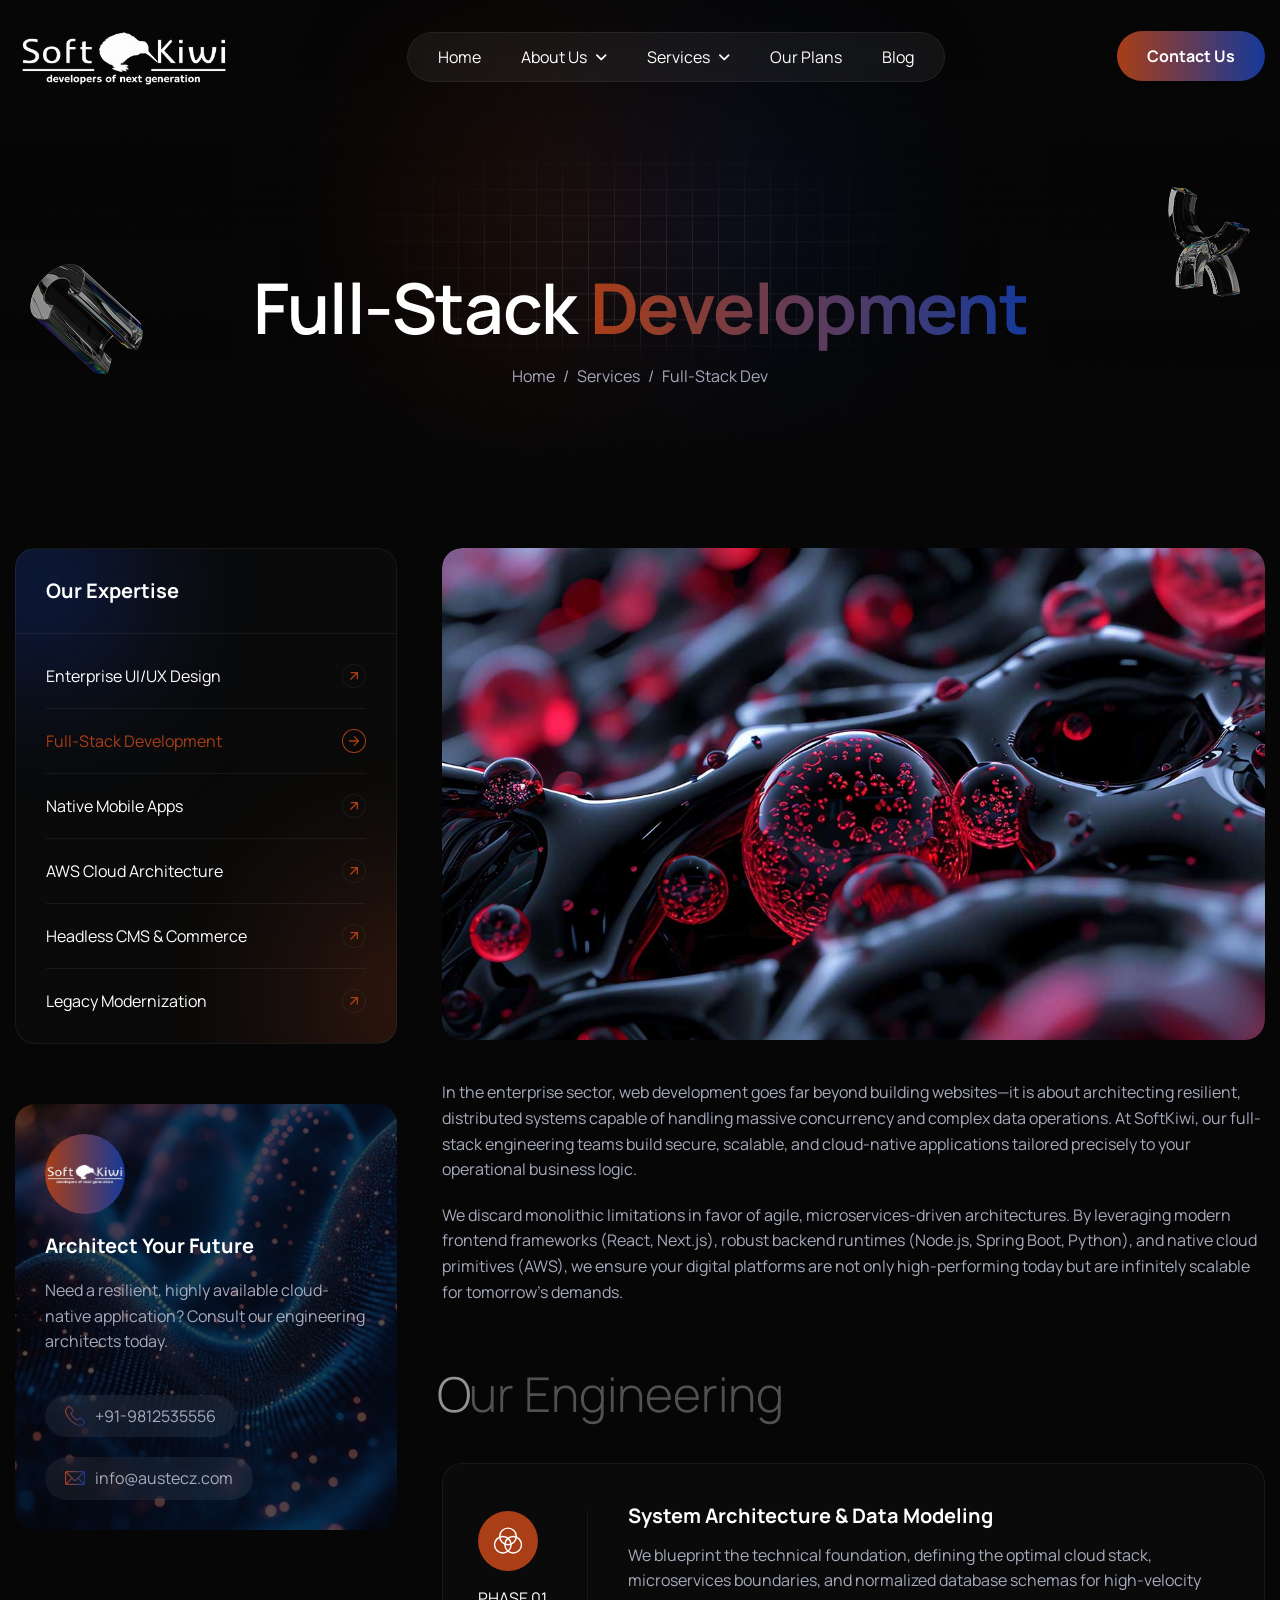
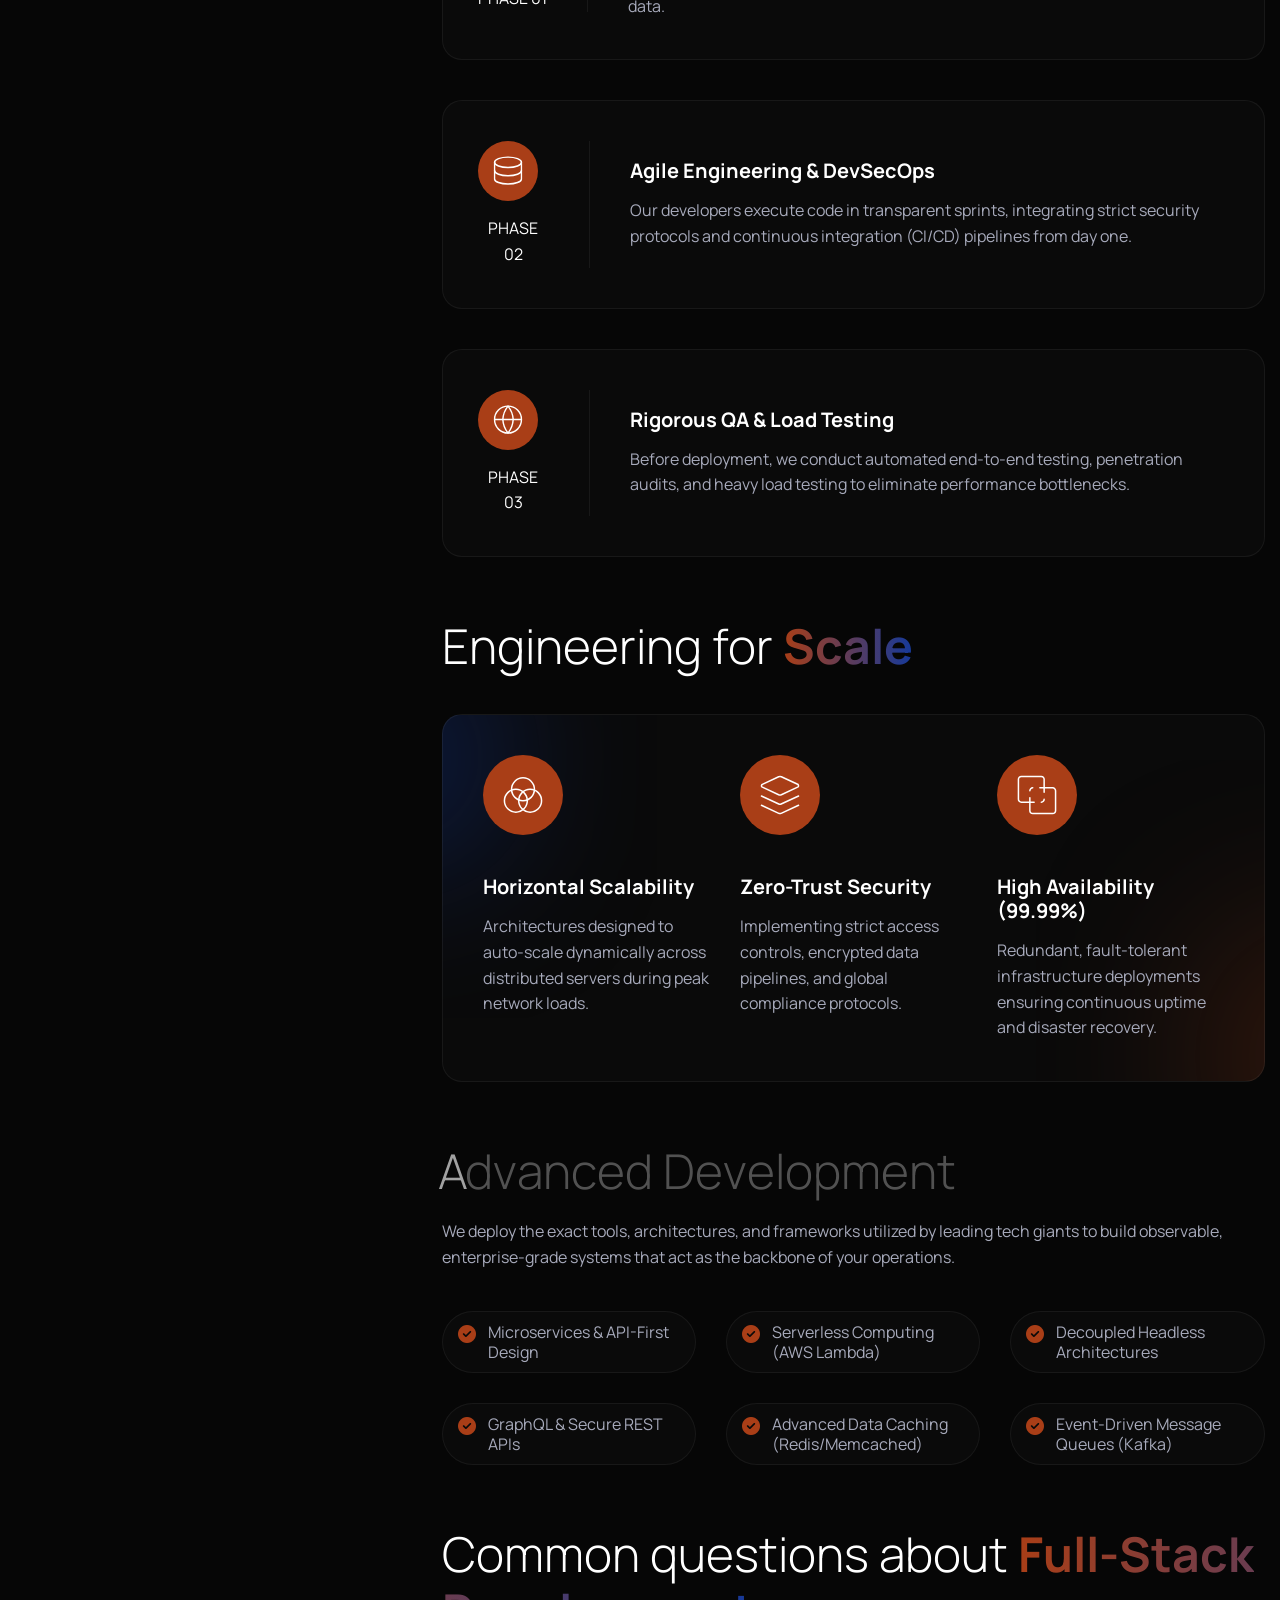
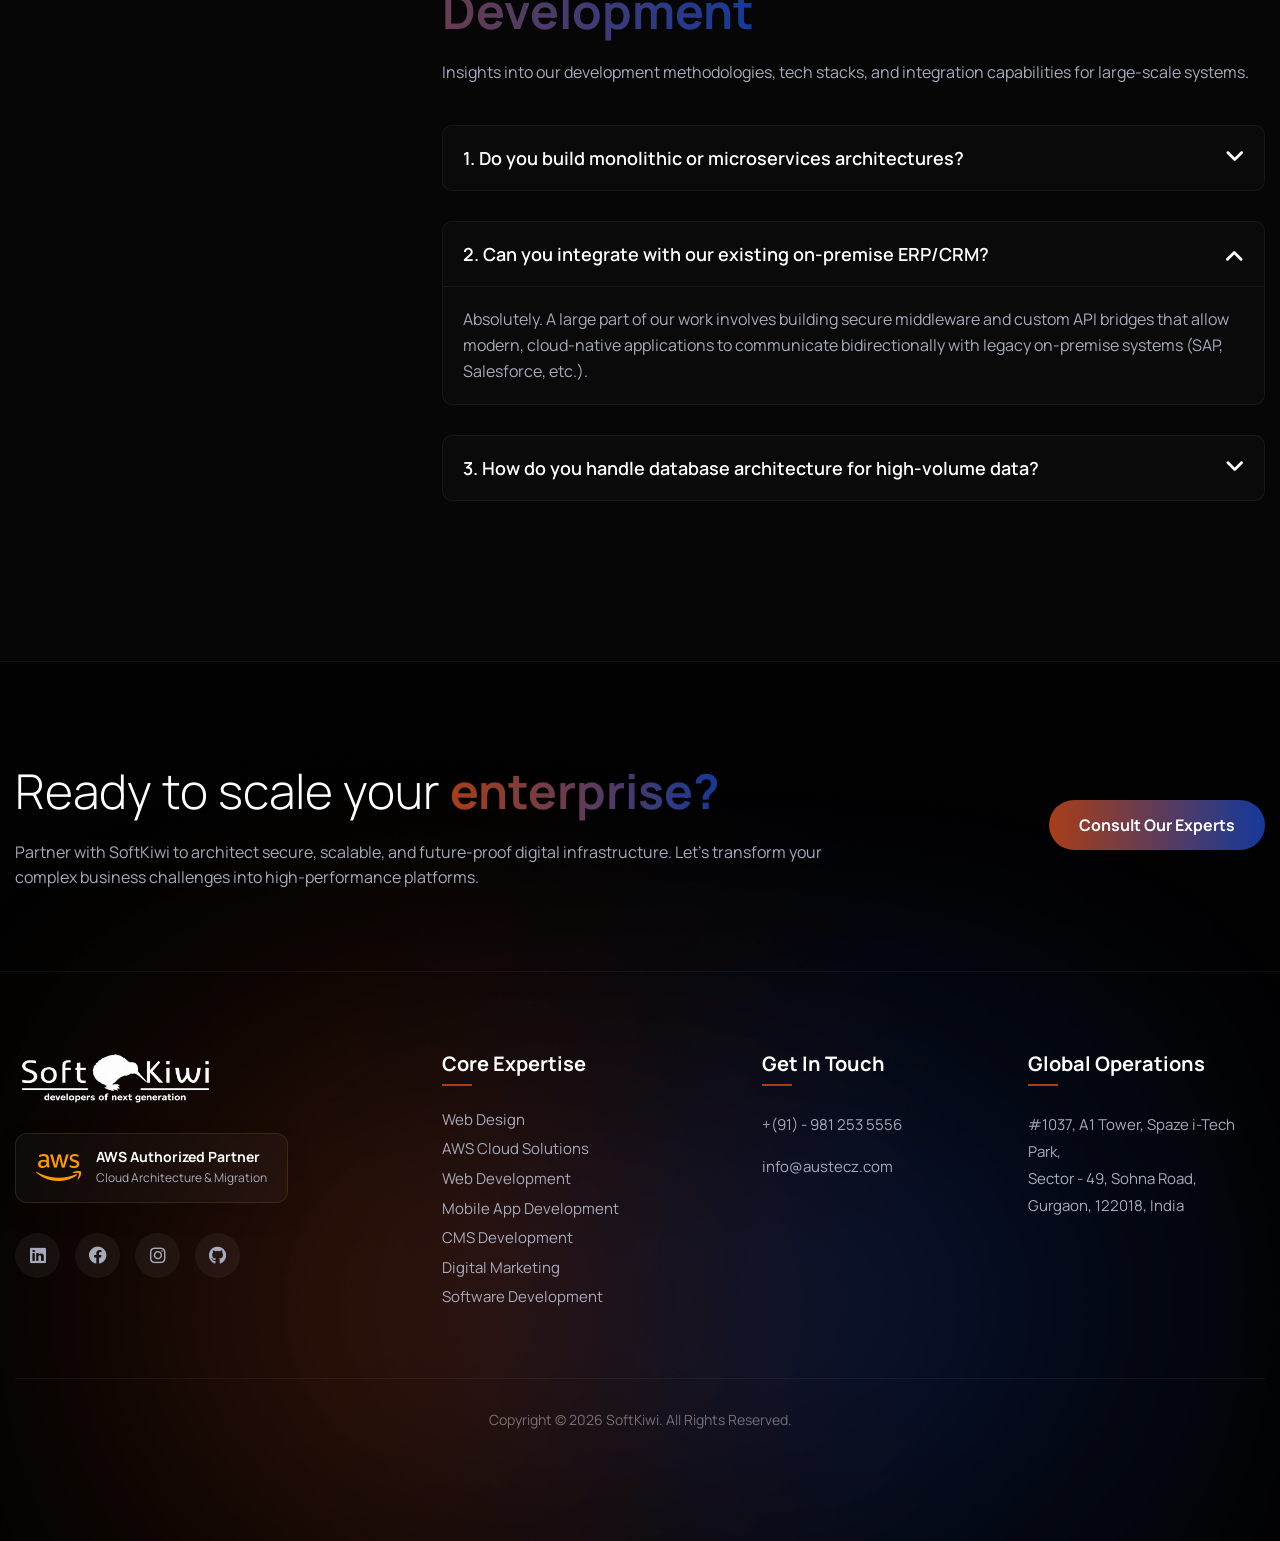
<file: web-development.html>
<!DOCTYPE html>
<html lang="zxx">


<!-- Mirrored from austecz.com/web-development.html by HTTrack Website Copier/3.x [XR&CO'2014], Mon, 22 Jun 2026 16:56:03 GMT -->
<head>
    <!-- Meta -->
    <meta charset="utf-8">
    <meta http-equiv="X-UA-Compatible" content="IE=edge">
    <meta name="viewport" content="width=device-width, initial-scale=1.0, maximum-scale=1">
    <meta name="description"
        content="SoftKiwi engineers secure, high-performance, and cloud-native full-stack web applications for global enterprises.">
    <meta name="keywords"
        content="enterprise web development, full stack development, cloud-native apps, microservices, softkiwi">
    <meta name="author" content="SoftKiwi">
    <!-- Page Title -->
    <title>Enterprise Full-Stack Development | SoftKiwi Technologies</title>
    <!-- Favicon Icon -->
    <link rel="shortcut icon" type="image/x-icon" href="images/favicon.html">
    <!-- Google Fonts Css-->
    <link rel="preconnect" href="https://fonts.googleapis.com/">
    <link rel="preconnect" href="https://fonts.gstatic.com/" crossorigin>
    <link href="https://fonts.googleapis.com/css2?family=Manrope:wght@200..800&amp;display=swap" rel="stylesheet">
    <!-- Bootstrap Css -->
    <link href="css/bootstrap.min.css" rel="stylesheet" media="screen">
    <!-- SlickNav Css -->
    <link href="css/slicknav.min.css" rel="stylesheet">
    <!-- Swiper Css -->
    <link rel="stylesheet" href="css/swiper-bundle.min.css">
    <!-- Font Awesome Icon Css-->
    <link href="css/all.min.css" rel="stylesheet" media="screen">
    <!-- Animated Css -->
    <link href="css/animate.css" rel="stylesheet">
    <!-- Magnific Popup Core Css File -->
    <link rel="stylesheet" href="css/magnific-popup.css">
    <!-- Mouse Cursor Css File -->
    <link rel="stylesheet" href="css/mousecursor.css">
    <!-- Main Custom Css -->
    <link href="css/custom.css" rel="stylesheet" media="screen">
</head>

<body>
    <!-- Header Start -->
    <header class="main-header">
        <div class="header-sticky">
            <nav class="navbar navbar-expand-lg">
                <div class="container">
                    <!-- Logo Start -->
                    <a class="navbar-brand" href="index-2.html">

                        <img src="images/SoftKiwi-logo.png" alt="Logo">
                    </a>
                    <!-- Logo End -->

                    <!-- Main Menu Start -->
                    <div class="collapse navbar-collapse main-menu">
                        <div class="nav-menu-wrapper">
                            <ul class="navbar-nav mr-auto" id="menu">
                                <li class="nav-item"><a class="nav-link" href="index-2.html">Home</a>
                                </li>
                                <li class="nav-item submenu"><a class="nav-link">About Us</a>
                                    <ul>
                                        <li class="nav-item"><a class="nav-link" href="about.html">Company Profile</a>
                                        </li>
                                    </ul>
                                </li>
                                <li class="nav-item submenu"><a class="nav-link" href="#">Services</a>
                                    <ul>
                                        <li class="nav-item"><a class="nav-link" href="web-design.html">Web Design</a>
                                        </li>
                                        <li class="nav-item"><a class="nav-link" href="aws-cloud-solutions.html">AWS
                                                Cloud Solutions</a></li>
                                        <li class="nav-item"><a class="nav-link" href="web-development.html">Web
                                                Development</a></li>
                                        <li class="nav-item"><a class="nav-link"
                                                href="mobile-app-development.html">Mobile App Development</a></li>
                                        <li class="nav-item"><a class="nav-link" href="cms-development.html">CMS
                                                Development</a></li>
                                        <li class="nav-item"><a class="nav-link" href="digital-marketing.html">Digital
                                                Marketing</a></li>
                                        <li class="nav-item"><a class="nav-link"
                                                href="software-development.html">Software Development</a></li>
                                    </ul>
                                </li>
                                <li class="nav-item"><a class="nav-link" href="plans.html">Our Plans</a></li>
                                <!-- <li class="nav-item"><a class="nav-link" href="projects.html">Our Work</a></li> -->
                                <li class="nav-item"><a class="nav-link" href="blog.html">Blog</a></li>
                            </ul>
                        </div>

                        <!-- Header Btn Start -->
                        <div class="header-btn">
                            <a href="contact.html" class="btn-default">Contact Us</a>
                        </div>
                        <!-- Header Btn End -->
                    </div>
                    <!-- Main Menu End -->
                    <div class="navbar-toggle"></div>
                </div>
            </nav>
            <div class="responsive-menu"></div>
        </div>
    </header>
    <!-- Header End -->

    <!-- Page Header Start -->
    <div class="page-header">
        <div class="container">
            <div class="row align-items-center">
                <div class="col-lg-12">
                    <!-- Page Header Box Start -->
                    <div class="page-header-box">
                        <h1 class="wow fadeInUp" data-cursor="-opaque">Full-Stack <span>Development</span></h1>
                        <nav class="wow fadeInUp" data-wow-delay="0.2s">
                            <ol class="breadcrumb">
                                <li class="breadcrumb-item"><a href="index-2.html">home</a></li>
                                <li class="breadcrumb-item"><a href="#">services</a></li>
                                <li class="breadcrumb-item active" aria-current="page">full-stack dev</li>
                            </ol>
                        </nav>
                    </div>
                    <!-- Page Header Box End -->
                </div>
            </div>
        </div>
    </div>
    <!-- Page Header End -->

    <!-- Page Service Single Start -->
    <div class="page-service-single">
        <div class="container">
            <div class="row">
                <div class="col-lg-4">
                    <!-- Page Single Sidebar Start -->
                    <div class="page-single-sidebar">
                        <!-- Page Category List Start -->
                        <div class="page-catagery-list wow fadeInUp">
                            <h3>Our Expertise</h3>
                            <ul>
                                <li><a href="web-design.html">Enterprise UI/UX Design</a></li>
                                <li><a href="web-development.html" class="active">Full-Stack Development</a></li>
                                <li><a href="mobile-app-development.html">Native Mobile Apps</a></li>
                                <li><a href="service-single.html">AWS Cloud Architecture</a></li>
                                <li><a href="cms-development.html">Headless CMS & Commerce</a></li>
                                <li><a href="software-development.html">Legacy Modernization</a></li>
                            </ul>
                        </div>
                        <!-- Page Category List End -->

                        <!-- Sidebar CTA Box Start -->
                        <div class="sidebar-cta-box">
                            <!-- Sidebar CTA Logo Start -->
                            <div class="sidebar-cta-logo" style="margin-bottom: 20px;">
                                <img src="images/SoftKiwi-logo.png" alt="SoftKiwi"
                                    style="max-width: 150px;">
                            </div>
                            <!-- Sidebar CTA Logo End -->

                            <!-- Sidebar CTA Content Start -->
                            <div class="sidebar-cta-content">
                                <h3>Architect Your Future</h3>
                                <p>Need a resilient, highly available cloud-native application? Consult our engineering
                                    architects today.</p>
                            </div>
                            <!-- Sidebar CTA Content End -->

                            <!-- Sidebar CTA Contact Start -->
                            <div class="sidebar-cta-contact">
                                <ul>
                                    <li><a href="tel:+919812535556"><img src="images/icon-phone-gradiant.svg"
                                                alt="">+91-9812535556</a></li>
                                    <li><a href="mailto:info@austecz.com"><img src="images/icon-mail-gradiant.svg"
                                                alt="">info@austecz.com</a></li>
                                </ul>
                            </div>
                            <!-- Sidebar CTA Contact End -->
                        </div>
                        <!-- Sidebar CTA Box End -->
                    </div>
                </div>

                <div class="col-lg-8">
                    <!-- Service Single Content Start -->
                    <div class="service-single-content">
                        <!-- Page Single Image Start -->
                        <div class="page-single-image">
                            <figure class="image-anime reveal">
                                <img src="images/service-single-img.jpg" alt="Enterprise Full-Stack Development">
                            </figure>
                        </div>
                        <!-- Page Single Image End -->

                        <!-- Service Entry Start -->
                        <div class="service-entry">
                            <p class="wow fadeInUp">In the enterprise sector, web development goes far beyond building
                                websites—it is about architecting resilient, distributed systems capable of handling
                                massive concurrency and complex data operations. At SoftKiwi, our full-stack engineering
                                teams build secure, scalable, and cloud-native applications tailored precisely to your
                                operational business logic.</p>
                            <p class="wow fadeInUp" data-wow-delay="0.2s">We discard monolithic limitations in favor of
                                agile, microservices-driven architectures. By leveraging modern frontend frameworks
                                (React, Next.js), robust backend runtimes (Node.js, Spring Boot, Python), and native
                                cloud primitives (AWS), we ensure your digital platforms are not only high-performing
                                today but are infinitely scalable for tomorrow's demands.</p>

                            <!-- Service Solution Box Start -->
                            <div class="service-solution-box">
                                <h2 class="wow fadeInUp text-effect" data-cursor="-opaque">Our Engineering
                                    <span>Lifecycle</span>
                                </h2>
                                <!-- Service Solution Steps Start -->
                                <div class="service-solution-steps">
                                    <!-- How Work Item Start -->
                                    <div class="how-work-item wow fadeInUp" data-wow-delay="0.2s">
                                        <div class="how-work-header">
                                            <div class="icon-box">
                                                <img src="images/icon-how-work-step-1.svg" alt="">
                                            </div>
                                            <div class="how-work-step-no">
                                                <p>Phase 01</p>
                                            </div>
                                        </div>
                                        <div class="how-work-item-content">
                                            <h3>System Architecture & Data Modeling</h3>
                                            <p>We blueprint the technical foundation, defining the optimal cloud stack,
                                                microservices boundaries, and normalized database schemas for
                                                high-velocity data.</p>
                                        </div>
                                    </div>
                                    <!-- How Work Item End -->

                                    <!-- How Work Item Start -->
                                    <div class="how-work-item wow fadeInUp" data-wow-delay="0.4s">
                                        <div class="how-work-header">
                                            <div class="icon-box">
                                                <img src="images/icon-how-work-step-2.svg" alt="">
                                            </div>
                                            <div class="how-work-step-no">
                                                <p>Phase 02</p>
                                            </div>
                                        </div>
                                        <div class="how-work-item-content">
                                            <h3>Agile Engineering & DevSecOps</h3>
                                            <p>Our developers execute code in transparent sprints, integrating strict
                                                security protocols and continuous integration (CI/CD) pipelines from day
                                                one.</p>
                                        </div>
                                    </div>
                                    <!-- How Work Item End -->

                                    <!-- How Work Item Start -->
                                    <div class="how-work-item wow fadeInUp" data-wow-delay="0.6s">
                                        <div class="how-work-header">
                                            <div class="icon-box">
                                                <img src="images/icon-how-work-step-3.svg" alt="">
                                            </div>
                                            <div class="how-work-step-no">
                                                <p>Phase 03</p>
                                            </div>
                                        </div>
                                        <div class="how-work-item-content">
                                            <h3>Rigorous QA & Load Testing</h3>
                                            <p>Before deployment, we conduct automated end-to-end testing, penetration
                                                audits, and heavy load testing to eliminate performance bottlenecks.</p>
                                        </div>
                                    </div>
                                    <!-- How Work Item End -->
                                </div>
                                <!-- Service Solution Steps End -->
                            </div>
                            <!-- Service Solution Box End -->

                            <!-- Service Impact Box Start -->
                            <div class="service-impact-box">
                                <h2 class="wow fadeInUp" data-cursor="-opaque">Engineering for <span>Scale</span></h2>
                                <!-- Service Impact List Start -->
                                <div class="service-impact-list">
                                    <!-- Service Impact Item Start -->
                                    <div class="service-impact-item wow fadeInUp" data-wow-delay="0.2s">
                                        <div class="icon-box">
                                            <img src="images/icon-approach-1.svg" alt="">
                                        </div>
                                        <div class="service-impact-item-content">
                                            <h3>Horizontal Scalability</h3>
                                            <p>Architectures designed to auto-scale dynamically across distributed
                                                servers during peak network loads.</p>
                                        </div>
                                    </div>
                                    <!-- Service Impact Item End -->

                                    <!-- Service Impact Item Start -->
                                    <div class="service-impact-item wow fadeInUp" data-wow-delay="0.4s">
                                        <div class="icon-box">
                                            <img src="images/icon-approach-2.svg" alt="">
                                        </div>
                                        <div class="service-impact-item-content">
                                            <h3>Zero-Trust Security</h3>
                                            <p>Implementing strict access controls, encrypted data pipelines, and global
                                                compliance protocols.</p>
                                        </div>
                                    </div>
                                    <!-- Service Impact Item End -->

                                    <!-- Service Impact Item Start -->
                                    <div class="service-impact-item wow fadeInUp" data-wow-delay="0.6s">
                                        <div class="icon-box">
                                            <img src="images/icon-approach-3.svg" alt="">
                                        </div>
                                        <div class="service-impact-item-content">
                                            <h3>High Availability (99.99%)</h3>
                                            <p>Redundant, fault-tolerant infrastructure deployments ensuring continuous
                                                uptime and disaster recovery.</p>
                                        </div>
                                    </div>
                                    <!-- Service Impact Item End -->
                                </div>
                                <!-- Service Impact List End -->
                            </div>
                            <!-- Service Impact Box End -->

                            <!-- Service Innovation Box Start -->
                            <div class="service-innovation-box">
                                <h2 class="wow fadeInUp text-effect" data-cursor="-opaque">Advanced Development
                                    <span>Capabilities</span>
                                </h2>
                                <p class="wow fadeInUp" data-wow-delay="0.2s">We deploy the exact tools, architectures,
                                    and frameworks utilized by leading tech giants to build observable, enterprise-grade
                                    systems that act as the backbone of your operations.</p>

                                <!-- Service Innovation List Start -->
                                <div class="service-innovation-list wow fadeInUp" data-wow-delay="0.4s">
                                    <ul>
                                        <li>Microservices & API-First Design</li>
                                        <li>Serverless Computing (AWS Lambda)</li>
                                        <li>Decoupled Headless Architectures</li>
                                        <li>GraphQL & Secure REST APIs</li>
                                        <li>Advanced Data Caching (Redis/Memcached)</li>
                                        <li>Event-Driven Message Queues (Kafka)</li>
                                    </ul>
                                </div>
                                <!-- Service Innovation List End -->
                            </div>
                            <!-- Service Innovation Box End -->
                        </div>
                        <!-- Service Entry End -->

                        <!-- Page Single FAQs Start -->
                        <div class="page-single-faqs">
                            <!-- Section Title Start -->
                            <div class="section-title">
                                <h2 class="wow fadeInUp" data-cursor="-opaque">Common questions about <span>Full-Stack
                                        Development</span></h2>
                                <p class="wow fadeInUp" data-wow-delay="0.2s">Insights into our development
                                    methodologies, tech stacks, and integration capabilities for large-scale systems.
                                </p>
                            </div>
                            <!-- Section Title End -->

                            <!-- FAQ Accordion Start -->
                            <div class="faq-accordion" id="faqaccordion">
                                <!-- FAQ Item Start -->
                                <div class="accordion-item wow fadeInUp">
                                    <h2 class="accordion-header" id="heading1">
                                        <button class="accordion-button collapsed" type="button"
                                            data-bs-toggle="collapse" data-bs-target="#collapse1" aria-expanded="true"
                                            aria-controls="collapse1">
                                            1. Do you build monolithic or microservices architectures?
                                        </button>
                                    </h2>
                                    <div id="collapse1" class="accordion-collapse collapse" aria-labelledby="heading1"
                                        data-bs-parent="#faqaccordion">
                                        <div class="accordion-body">
                                            <p>While monoliths work for simple MVPs, we strongly advocate for
                                                microservices and decoupled headless setups for enterprise applications
                                                to ensure isolated scaling, easier maintenance, and fault tolerance.</p>
                                        </div>
                                    </div>
                                </div>
                                <!-- FAQ Item End -->

                                <!-- FAQ Item Start -->
                                <div class="accordion-item wow fadeInUp" data-wow-delay="0.2s">
                                    <h2 class="accordion-header" id="heading2">
                                        <button class="accordion-button " type="button" data-bs-toggle="collapse"
                                            data-bs-target="#collapse2" aria-expanded="false" aria-controls="collapse2">
                                            2. Can you integrate with our existing on-premise ERP/CRM?
                                        </button>
                                    </h2>
                                    <div id="collapse2" class="accordion-collapse collapse show"
                                        aria-labelledby="heading2" data-bs-parent="#faqaccordion">
                                        <div class="accordion-body">
                                            <p>Absolutely. A large part of our work involves building secure middleware
                                                and custom API bridges that allow modern, cloud-native applications to
                                                communicate bidirectionally with legacy on-premise systems (SAP,
                                                Salesforce, etc.).</p>
                                        </div>
                                    </div>
                                </div>
                                <!-- FAQ Item End -->

                                <!-- FAQ Item Start -->
                                <div class="accordion-item wow fadeInUp" data-wow-delay="0.4s">
                                    <h2 class="accordion-header" id="heading3">
                                        <button class="accordion-button collapsed" type="button"
                                            data-bs-toggle="collapse" data-bs-target="#collapse3" aria-expanded="false"
                                            aria-controls="collapse3">
                                            3. How do you handle database architecture for high-volume data?
                                        </button>
                                    </h2>
                                    <div id="collapse3" class="accordion-collapse collapse" aria-labelledby="heading3"
                                        data-bs-parent="#faqaccordion">
                                        <div class="accordion-body">
                                            <p>We select the right tool for the job. We utilize strict relational
                                                databases (PostgreSQL) for transactional ACID compliance, and scalable
                                                NoSQL solutions (MongoDB, DynamoDB) alongside caching layers (Redis) for
                                                high-velocity, unstructured data loads.</p>
                                        </div>
                                    </div>
                                </div>
                                <!-- FAQ Item End -->
                            </div>
                            <!-- FAQ Accordion End -->
                        </div>
                        <!-- Page Single FAQs End -->
                    </div>
                    <!-- Service Single Content End -->
                </div>
            </div>
        </div>
    </div>
    <!-- Page Service Single End -->

    <!-- Footer Start -->
    <footer class="main-footer">
        <div class="container">
            <div class="row section-row align-items-center">
                <div class="col-lg-8">
                    <div class="section-title">
                        <h2 class="wow fadeInUp" data-cursor="-opaque">Ready to scale your <span>enterprise?</span></h2>
                        <p class="wow fadeInUp" data-wow-delay="0.2s">Partner with SoftKiwi to architect secure,
                            scalable, and future-proof digital infrastructure. Let's transform your complex business
                            challenges into high-performance platforms.</p>
                    </div>
                </div>

                <div class="col-lg-4 text-lg-end">
                    <div class="section-btn wow fadeInUp" data-wow-delay="0.4s">
                        <a href="contact.html" class="btn-default">Consult Our Experts</a>
                    </div>
                </div>
            </div>

            <div class="row">
                <div class="col-lg-4 col-md-12 mb-4 mb-lg-0">
                    <div class="about-footer">
                        <div class="footer-logo">
                            <img src="images/SoftKiwi-logo.png" alt="SoftKiwi Logo">
                        </div>

                        <div class="aws-partner-badge wow fadeInUp" data-wow-delay="0.2s">
                            <i class="fa-brands fa-aws"></i>
                            <div>
                                <span>AWS Authorized Partner</span>
                                <span>Cloud Architecture & Migration</span>
                            </div>
                        </div>

                        <div class="footer-social-links wow fadeInUp" data-wow-delay="0.3s">
                            <a href="https://in.linkedin.com/company/softkiwi-corporation" target="_blank"><i
                                    class="fa-brands fa-linkedin"></i></a>
                            <a href="https://www.facebook.com/softkiwi/" target="_blank"><i
                                    class="fa-brands fa-facebook"></i></a>
                            <a href="https://www.instagram.com/softkiwitech/" target="_blank"><i
                                    class="fa-brands fa-instagram"></i></a>
                            <a href="https://github.com/softkiwi" target="_blank"><i
                                    class="fa-brands fa-github"></i></a>
                        </div>
                    </div>
                </div>

                <div class="col-lg-3 col-md-4 mb-4 mb-md-0">
                    <div class="footer-links">
                        <h3>Core Expertise</h3>
                        <ul>
                            <li><a href="web-design.html">Web Design</a></li>
                            <li><a href="aws-cloud-solutions.html">AWS Cloud Solutions</a></li>
                            <li><a href="web-development.html">Web Development</a></li>
                            <li><a href="mobile-app-development.html">Mobile App Development</a></li>
                            <li><a href="cms-development.html">CMS Development</a></li>
                            <li><a href="digital-marketing.html">Digital Marketing</a></li>
                            <li><a href="software-development.html">Software Development</a></li>
                        </ul>
                    </div>
                </div>

                <div class="col-lg-5 col-md-8">
                    <div class="row">
                        <div class="col-sm-6">
                            <div class="footer-links">
                                <h3>Get In Touch</h3>
                                <p><a href="tel:+919812535556" data-config="contact.phoneLink"><span
                                             data-config="contact.phone">+(91) - 981 253 5556</span></a></p>
                                <p><a href="mailto:info@austecz.com" data-config="contact.emailLink"><span
                                             data-config="contact.email">info@austecz.com</span></a></p>
                            </div>
                        </div>
                        <div class="col-sm-6">
                            <div class="footer-links">
                                <h3>Global Operations</h3>
                                <p data-config="contact.address">#1037, A1 Tower, Spaze i-Tech Park,<br>Sector - 49,
                                    Sohna Road,<br>Gurgaon, 122018, India</p>
                            </div>
                        </div>
                    </div>
                </div>
            </div>

            <div class="row">
                <div class="col-lg-12">
                    <div class="footer-copyright-text">
                        <p>Copyright © 2026 SoftKiwi. All Rights Reserved.</p>
                    </div>
                </div>
            </div>
        </div>
    </footer>
    <!-- Footer End -->

    <!-- Jquery Library File -->
    <script src="js/jquery-3.7.1.min.js"></script>
    <!-- Bootstrap js file -->
    <script src="js/bootstrap.min.js"></script>
    <!-- Validator js file -->
    <script src="js/validator.min.js"></script>
    <!-- SlickNav js file -->
    <script src="js/jquery.slicknav.js"></script>
    <!-- Swiper js file -->
    <script src="js/swiper-bundle.min.js"></script>
    <!-- Counter js file -->
    <script src="js/jquery.waypoints.min.js"></script>
    <script src="js/jquery.counterup.min.js"></script>
    <!-- Magnific js file -->
    <script src="js/jquery.magnific-popup.min.js"></script>
    <!-- Parallax js -->
    <script src="js/parallaxie.js"></script>
    <!-- MagicCursor js file -->
    <script src="js/gsap.min.js"></script>
    <script src="js/magiccursor.js"></script>
    <!-- Text Effect js file -->
    <script src="js/SplitText.js"></script>
    <script src="js/ScrollTrigger.min.js"></script>
    <!-- SmoothScroll -->
    <!-- <script src="js/SmoothScroll.js"></script> -->
    <!-- YTPlayer js File -->
    <script src="js/jquery.mb.YTPlayer.min.js"></script>
    <!-- Wow js file -->
    <script src="js/wow.min.js"></script>
    <!-- Main Custom js file -->
    <script src="js/function.js"></script>
</body>


<!-- Mirrored from austecz.com/web-development.html by HTTrack Website Copier/3.x [XR&CO'2014], Mon, 22 Jun 2026 16:56:03 GMT -->
</html>
</file>
<file: css/mousecursor.css>
.cb-cursor {
	position: fixed;
	top: 0;
	left: 0;
	z-index: 150;
	contain: layout style size;
	pointer-events: none;
	will-change: transform;
	-webkit-transition: opacity 0.3s, color 0.4s;
	-o-transition: opacity 0.3s, color 0.4s;
	-moz-transition: opacity 0.3s, color 0.4s;
	transition: opacity 0.3s, color 0.4s;
}

.cb-cursor:before {
	content: "";
	position: absolute;
	top: -24px;
	left: -24px;
	display: block;
	width: 48px;
	height: 48px;
	-webkit-transform: scale(0);
	-moz-transform: scale(0);
	-ms-transform: scale(0);
	-o-transform: scale(0);
	transform: scale(0);
	-webkit-border-radius: 50%;
	-moz-border-radius: 50%;
	border-radius: 50%;
	-webkit-transition: opacity 0.1s, -webkit-transform 0.3s ease-in-out;
	transition: opacity 0.1s, -webkit-transform 0.3s ease-in-out;
	-o-transition: opacity 0.1s, -o-transform 0.3s ease-in-out;
	-moz-transition: transform 0.3s ease-in-out, opacity 0.1s, -moz-transform 0.3s ease-in-out;
	transition: transform 0.3s ease-in-out, opacity 0.1s;
	transition: transform 0.3s ease-in-out, opacity 0.1s, -webkit-transform 0.3s ease-in-out, -moz-transform 0.3s ease-in-out, -o-transform 0.3s ease-in-out;
}

.cb-cursor-text {
	position: absolute;
	top: -18px;
	left: -18px;
	width: 36px;
	height: 36px;
	display: -webkit-box;
	display: -webkit-flex;
	display: -moz-box;
	display: -ms-flexbox;
	display: flex;
	-webkit-box-align: center;
	-webkit-align-items: center;
	-moz-box-align: center;
	-ms-flex-align: center;
	align-items: center;
	-webkit-box-pack: center;
	-webkit-justify-content: center;
	-moz-box-pack: center;
	-ms-flex-pack: center;
	justify-content: center;
	-webkit-transform: scale(0) rotate(10deg);
	-moz-transform: scale(0) rotate(10deg);
	-ms-transform: scale(0) rotate(10deg);
	-o-transform: scale(0) rotate(10deg);
	transform: scale(0) rotate(10deg);
	opacity: 0;
	color: white;
	font-size: 16px;
	line-height: 20px;
	text-align: center;
	letter-spacing: -0.01em;
	-webkit-transition: opacity 0.4s, -webkit-transform 0.3s;
	transition: opacity 0.4s, -webkit-transform 0.3s;
	-o-transition: opacity 0.4s, -o-transform 0.3s;
	-moz-transition: opacity 0.4s, transform 0.3s, -moz-transform 0.3s;
	transition: opacity 0.4s, transform 0.3s;
	transition: opacity 0.4s, transform 0.3s, -webkit-transform 0.3s, -moz-transform 0.3s, -o-transform 0.3s;
}

@supports (mix-blend-mode: exclusion) {
	.cb-cursor.-exclusion, .cb-cursor.-opaque {
		mix-blend-mode: exclusion;
	}
}

@supports (mix-blend-mode: exclusion) {
	.cb-cursor.-exclusion:before, .cb-cursor.-opaque:before {
		background: white;
	}
}

.cb-cursor.-normal, .cb-cursor.-text {
	mix-blend-mode: normal;
}

.cb-cursor.-normal:before, .cb-cursor.-text:before {
	background: currentColor;
}

.cb-cursor.-inverse {
	color: white;
}

.cb-cursor.-visible:before {
	-webkit-transform: scale(0.2);
	-moz-transform: scale(0.2);
	-ms-transform: scale(0.2);
	-o-transform: scale(0.2);
	transform: scale(0.2);
}

.cb-cursor.-visible.-active:before {
	-webkit-transform: scale(0.23);
	-moz-transform: scale(0.23);
	-ms-transform: scale(0.23);
	-o-transform: scale(0.23);
	transform: scale(0.23);
	-webkit-transition-duration: 0.2s;
	-moz-transition-duration: 0.2s;
	-o-transition-duration: 0.2s;
	transition-duration: 0.2s;
}

.cb-cursor.-pointer:before {
	-webkit-transform: scale(0);
	-moz-transform: scale(0);
	-ms-transform: scale(0);
	-o-transform: scale(0);
	transform: scale(0);
}

.cb-cursor.-text:before {
	background: #000;
	opacity: 0.80;
	backdrop-filter: blur(10);
	-webkit-transform: scale(1.7);
	-moz-transform: scale(1.7);
	-ms-transform: scale(1.7);
	-o-transform: scale(1.7);
	transform: scale(1.7);
}

.cb-cursor.-text .cb-cursor-text {
	opacity: 1;
	-webkit-transform: scale(1);
	-moz-transform: scale(1);
	-ms-transform: scale(1);
	-o-transform: scale(1);
	transform: scale(1);
}

.cb-cursor.-text.-active:before {
	-webkit-transform: scale(1.6);
	-moz-transform: scale(1.6);
	-ms-transform: scale(1.6);
	-o-transform: scale(1.6);
	transform: scale(1.6);
	-webkit-transition-duration: 0.2s;
	-moz-transition-duration: 0.2s;
	-o-transition-duration: 0.2s;
	transition-duration: 0.2s;
}

.cb-cursor.-opaque:before {
	-webkit-transform: scale(1.32);
	-moz-transform: scale(1.32);
	-ms-transform: scale(1.32);
	-o-transform: scale(1.32);
	transform: scale(1.32);
}

.cb-cursor.-opaque.-active:before {
	-webkit-transform: scale(1.2);
	-moz-transform: scale(1.2);
	-ms-transform: scale(1.2);
	-o-transform: scale(1.2);
	transform: scale(1.2);
}

.cb-cursor.-lg:before {
	-webkit-transform: scale(2);
	-moz-transform: scale(2);
	-ms-transform: scale(2);
	-o-transform: scale(2);
	transform: scale(2);
}

.cb-cursor.-hidden:before {
	-webkit-transform: scale(0);
	-moz-transform: scale(0);
	-ms-transform: scale(0);
	-o-transform: scale(0);
	transform: scale(0);
}

.-color-red {
	color: red;
}

.-color-green {
	color: #51c67d;
}

.cb-demo {
	background: #fff;
}

.cb-demo-content {
	display: -webkit-box;
	display: -webkit-flex;
	display: -moz-box;
	display: -ms-flexbox;
	display: flex;
	-webkit-box-align: center;
	-webkit-align-items: center;
	-moz-box-align: center;
	-ms-flex-align: center;
	align-items: center;
	-webkit-box-pack: center;
	-webkit-justify-content: center;
	-moz-box-pack: center;
	-ms-flex-pack: center;
	justify-content: center;
	height: 100vh;
}

.cb-demo-container {
	padding: 0 20px;
}

@media (min-width: 1600px) {
	.cb-demo-container {
		padding: 0 120px;
	}
}

.cb-demo-row {
	display: -webkit-box;
	display: -webkit-flex;
	display: -moz-box;
	display: -ms-flexbox;
	display: flex;
	-webkit-box-pack: center;
	-webkit-justify-content: center;
	-moz-box-pack: center;
	-ms-flex-pack: center;
	justify-content: center;
	text-align: center;
	margin: 30px 0;
}

@media (min-width: 1600px) {
	.cb-demo-row {
		margin: 60px 0;
	}
}

.cb-demo-item {
	position: relative;
	-webkit-box-flex: 1;
	-webkit-flex: 1;
	-moz-box-flex: 1;
	-ms-flex: 1;
	flex: 1;
	padding: 50px 30px;
	margin: 0 20px;
	color: #000;
}

@media (min-width: 1600px) {
	.cb-demo-item {
		padding: 90px 30px;
		margin: 0 30px;
	}
}

.cb-demo-item-title {
	position: relative;
	margin: 0 0 25px 0;
	font-size: 30px;
	font-weight: bold;
}

.cb-demo-item-text {
	position: relative;
	max-width: 70%;
	margin: 0 auto;
	color: rgba(0, 0, 0, 0.5);
	font-size: 16px;
	font-weight: 300;
	line-height: 150%;
}

.cb-demo-item:before {
	content: "";
	display: block;
	position: absolute;
	top: 0;
	left: 0;
	right: 0;
	bottom: 0;
	-webkit-border-radius: 30px;
	-moz-border-radius: 30px;
	border-radius: 30px;
	background: #f8f8f8;
	-webkit-transition: -webkit-box-shadow 0.2s;
	transition: -webkit-box-shadow 0.2s;
	-o-transition: box-shadow 0.2s;
	-moz-transition: box-shadow 0.2s, -moz-box-shadow 0.2s;
	transition: box-shadow 0.2s;
	transition: box-shadow 0.2s, -webkit-box-shadow 0.2s, -moz-box-shadow 0.2s;
}
</file>
<file: css/custom.css>
/************************************/
/*** 	 01. Global Variables	  ***/
/************************************/

:root {
    --primary-color: #FFFFFF;
    --secondary-color: #0A0A0A;
    --text-color: #A7AABB;
    --bg-color: #060606;
    --accent-color: #A93E17;
    --accent-secondary-color: #15399A;
    --divider-color: #FFFFFF0F;
    --dark-divider-color: #FFFFFF33;
    --error-color: rgb(230, 87, 87);
    --default-font: "Manrope", sans-serif;
}

/************************************/
/*** 	   02. General css		  ***/
/************************************/

body {
    position: relative;
    font-family: var(--default-font);
    font-size: 16px;
    font-weight: 400;
    line-height: 1.1em;
    color: var(--text-color);
    background: var(--bg-color);
}

::-webkit-scrollbar-track {
    background-color: var(--primary-color);
    border-left: 1px solid var(--primary-color);
}

::-webkit-scrollbar {
    width: 7px;
    background-color: var(--primary-color);
}

::-webkit-scrollbar-thumb {
    background: linear-gradient(180deg, var(--accent-color) 0.26%, var(--accent-secondary-color) 99.99%);

}

::selection {
    color: var(--primary-color);
    background-color: var(--accent-color);
    filter: invert(1);
}

p {
    line-height: 1.6em;
    margin-bottom: 1.6em;
}

h1,
h2,
h3,
h4,
h5,
h6 {
    margin: 0;
    font-weight: 700;
    line-height: 1.2em;
    color: var(--primary-color);
}

figure {
    margin: 0;
}

img {
    max-width: 100%;
}

a {
    text-decoration: none;
}

a:hover {
    text-decoration: none;
    outline: 0;
}

a:focus {
    text-decoration: none;
    outline: 0;
}

html,
body {
    width: 100%;
    overflow-x: clip;
}

.container {
    max-width: 1300px;
}

.container,
.container-fluid,
.container-lg,
.container-md,
.container-sm,
.container-xl,
.container-xxl {
    position: relative;
    padding-right: 15px;
    padding-left: 15px;
    z-index: 1;
}

.image-anime {
    position: relative;
    overflow: hidden;
}

.image-anime:after {
    content: "";
    position: absolute;
    width: 200%;
    height: 0%;
    left: 50%;
    top: 50%;
    background-color: rgba(255, 255, 255, .1);
    transform: translate(-50%, -50%) rotate(-45deg);
    z-index: 1;
}

.image-anime:hover:after {
    height: 250%;
    transition: all 600ms linear;
    background-color: transparent;
}

.reveal {
    position: relative;
    display: -webkit-inline-box;
    display: -ms-inline-flexbox;
    display: inline-flex;
    visibility: hidden;
    overflow: hidden;
}

.reveal img {
    height: 100%;
    width: 100%;
    -o-object-fit: cover;
    object-fit: cover;
    -webkit-transform-origin: left;
    transform-origin: left;
}

.row {
    margin-right: -15px;
    margin-left: -15px;
}

.row>* {
    padding-right: 15px;
    padding-left: 15px;
}

.row.no-gutters {
    margin-right: 0px;
    margin-left: 0px;
}

.row.no-gutters>* {
    padding-right: 0px;
    padding-left: 0px;
}

.btn-default {
    position: relative;
    display: inline-block;
    background: linear-gradient(to right, var(--accent-color) 0%, var(--accent-secondary-color) 50%, var(--accent-color) 100%);
    background-size: 200% auto;
    border-radius: 100px;
    color: var(--primary-color);
    font-size: 16px;
    font-weight: 700;
    line-height: 1em;
    text-transform: capitalize;
    border: none;
    outline: none;
    padding: 17px 30px;
    transition: all 0.4s ease-in-out;
    overflow: hidden;
    z-index: 0;
}

.btn-default:hover {
    background-position: right center;
}

.btn-default.btn-highlighted {
    /* background: linear-gradient(var(--bg-color), var(--bg-color)) padding-box, linear-gradient(to left, var(--accent-color), var(--accent-secondary-color)) border-box; */
    /* border: 1px solid transparent; */
    border: 1px solid var(--accent-color);
    background: var(--bg-color);
    padding: 16px 30px;
}

.btn-default.btn-highlighted::before {
    content: '';
    display: block;
    position: absolute;
    top: 0;
    bottom: 0;
    left: -15%;
    right: 0;
    width: 0;
    height: 106%;
    /* background: linear-gradient(to left, var(--accent-color) 0%, var(--accent-secondary-color) 100%); */
    background: var(--accent-color);
    transform: skew(45deg);
    transition: all 0.4s ease-in-out;
    z-index: -1;
}

.btn-default.btn-highlighted:hover::before {
    width: 100%;
    transform: skew(0deg);
    left: 0;
}

.readmore-btn {
    position: relative;
    font-size: 16px;
    font-weight: 700;
    text-transform: capitalize;
    color: var(--accent-color);
    padding-right: 34px;
}

.readmore-btn::after {
    content: '';
    position: absolute;
    right: 0;
    top: 0;
    background: url('../images/arrow-accent.svg');
    background-repeat: no-repeat;
    background-position: center center;
    background-size: 8px auto;
    border: 1px solid var(--divider-color);
    border-radius: 50%;
    width: 24px;
    height: 24px;
    transition: all 0.3s ease-in-out;
}

.readmore-btn:hover::after {
    border-color: var(--accent-color);
    transform: rotate(45deg);
}

.cb-cursor:before {
    background: linear-gradient(90.01deg, var(--accent-color) 0.26%, var(--accent-secondary-color) 99.99%);
}


.section-row {
    margin-bottom: 80px;
}

.section-row .section-title {
    margin-bottom: 0;
}

.section-title.section-title-center {
    width: 100%;
    max-width: 700px;
    text-align: center;
    margin: 0 auto;
}

.section-title {
    margin-bottom: 40px;
}

.section-title h3 {
    display: inline-block;
    position: relative;
    font-size: 14px;
    font-weight: 500;
    line-height: 1.2em;
    letter-spacing: 0.2em;
    text-transform: uppercase;
    color: var(--text-color);
    background: var(--divider-color);
    border: 1px solid var(--divider-color);
    border-radius: 100px;
    padding: 10px 50px;
    margin-bottom: 20px;
}

.section-title h3::before {
    content: '';
    position: absolute;
    display: block;
    top: 50%;
    left: 24px;
    transform: translateY(-50%);
    background: url('../images/icon-sparkle.svg') no-repeat;
    background-position: left center;
    background-size: cover;
    width: 16px;
    height: 16px;
}

.section-title h3::after {
    content: '';
    position: absolute;
    display: block;
    top: 50%;
    right: 24px;
    transform: translateY(-50%);
    background: url('../images/icon-sparkle.svg') no-repeat;
    background-position: right center;
    background-size: cover;
    width: 16px;
    height: 16px;
}

.section-title h1 {
    font-size: 70px;
    line-height: 1.1em;
    font-weight: 600;
    letter-spacing: -0.02em;
    margin-bottom: 0;
    cursor: none;
}

.section-title h2 {
    font-size: 48px;
    font-weight: 300;
    margin-bottom: 0;
    cursor: none;
}

.section-title h1 span,
.section-title h2 span {
    font-weight: 700;
    background: linear-gradient(to right, var(--accent-color) 0%, var(--accent-secondary-color) 50%, var(--accent-color) 100%);
    background-size: 200% auto;
    background-clip: text;
    -webkit-text-fill-color: transparent;
    transition: all 0.4s ease-in-out;
}

.section-title h1:hover span,
.section-title h2:hover span {
    background-position: right center;
}

.section-title p {
    margin-top: 20px;
    margin-bottom: 0;
}

.section-title-content p {
    margin: 0;
}

.section-btn {
    text-align: right;
}

.section-content-btn .section-btn {
    text-align: left;
    margin-top: 30px;
}

.help-block.with-errors ul {
    margin: 0;
    text-align: left;
}

.help-block.with-errors ul li {
    color: var(--error-color);
    font-weight: 500;
    font-size: 14px;
}

/************************************/
/**** 	   03. Header css		 ****/
/************************************/

header.main-header {
    position: absolute;
    top: 0;
    width: 100%;
    z-index: 100;
}

header.main-header .header-sticky {
    position: relative;
    top: 0;
    z-index: 100;
}

header.main-header .header-sticky.hide {
    transform: translateY(-100%);
    transition: transform 0.3s ease-in-out;
    border-radius: 0;
}

header.main-header .header-sticky.active {
    position: fixed;
    top: 0;
    left: 0;
    right: 0;
    border-radius: 0;
    transform: translateY(0);
    background: var(--bg-color);
    border-bottom: 1px solid var(--divider-color);
}

.navbar {
    padding: 30px 0;
    align-items: center;
}

.navbar-brand {
    padding: 0;
    margin: 0;
    display: flex;
    align-items: center;
}

.navbar-brand img {
    max-height: 55px;
    width: auto;
    transition: all 0.3s ease-in-out;
}

@media only screen and (max-width: 1200px) {
    .navbar-brand img {
        max-height: 45px;
    }

    .main-menu ul li a {
        padding: 10px 12px !important;
        font-size: 14px;
    }
}

.header-sticky.active .navbar-brand img {
    max-height: 45px;
}

.main-menu .nav-menu-wrapper {
    flex: 1;
    text-align: center;
    margin: 0 20px;
}

.main-menu .nav-menu-wrapper .navbar-nav {
    background: var(--divider-color);
    border: 1px solid var(--divider-color);
    backdrop-filter: blur(10px);
    -webkit-backdrop-filter: blur(10px);
    border-radius: 30px;
    padding: 0 10px;
}

.main-menu .nav-menu-wrapper>ul {
    align-items: center;
    display: inline-flex;
}

.main-menu ul li {
    margin: 0;
    position: relative;
}

.main-menu ul li a {
    font-size: 16px;
    font-weight: 400;
    line-height: normal;
    padding: 13px 20px !important;
    border-radius: 100px;
    color: var(--primary-color);
    text-transform: capitalize;
    transition: all 0.3s ease-in-out;
}

.main-menu ul li.submenu>a:after {
    content: '\f107';
    font-family: 'FontAwesome';
    font-weight: 900;
    font-size: 14px;
    margin-left: 8px;
    margin-top: 4px;
}

.main-menu ul li a:hover,
.main-menu ul li a:focus {
    color: var(--accent-color);
}

.main-menu ul li a:focus-visible {
    box-shadow: none;
}

.main-menu ul ul {
    visibility: hidden;
    opacity: 0;
    transform: scale(1, 0.8);
    transform-origin: top;
    padding: 0;
    margin: 0;
    list-style: none;
    width: 235px;
    border-radius: 20px;
    position: absolute;
    left: 0;
    top: 100%;
    background: linear-gradient(110.01deg, var(--accent-color) 0.26%, var(--accent-secondary-color) 99.99%);
    transition: all 0.3s ease-in-out;
    text-align: left;
}

.main-menu ul li.submenu:first-child ul {
    width: 235px;
}

.main-menu ul ul ul {
    left: 100%;
    top: 0;
    text-align: left;
}

.main-menu ul li:hover>ul {
    visibility: visible;
    opacity: 1;
    transform: scale(1, 1);
    padding: 5px 0;
}

.main-menu ul li.submenu ul li.submenu>a:after {
    content: '\f105';
    float: right;
}

.main-menu ul ul li {
    margin: 0;
    padding: 0;
}

.main-menu ul ul li a {
    color: var(--primary-color);
    padding: 6px 20px !important;
    margin: 0;
    transition: all 0.3s ease-in-out;
}

.main-menu ul ul li a:hover,
.main-menu ul ul li a:focus {
    color: var(--bg-color);
    background-color: transparent;
    padding: 6px 20px 6px 23px !important;
}

.main-menu ul li.highlighted-menu {
    display: none;
}

.responsive-menu,
.navbar-toggle {
    display: none;
}

.responsive-menu {
    top: 0;
    position: relative;
}

.slicknav_btn {
    background: linear-gradient(to right, var(--accent-color) 0%, var(--accent-secondary-color) 50%, var(--accent-color) 100%);
    background-size: 200% auto;
    padding: 0;
    display: flex;
    align-items: center;
    justify-content: center;
    width: 38px;
    height: 38px;
    margin: 0;
    border-radius: 8px;
    transition: all 0.4s ease-in-out;
}

.navbar-toggle a.slicknav_btn.slicknav_open {
    background-position: right center;
}

.slicknav_icon .slicknav_icon-bar {
    display: block;
    width: 100%;
    height: 3px;
    width: 22px;
    background-color: var(--primary-color);
    border-radius: 6px;
    margin: 4px auto !important;
    transition: all 0.1s ease-in-out;
}

.slicknav_icon .slicknav_icon-bar:first-child {
    margin-top: 0 !important;
}

.slicknav_icon .slicknav_icon-bar:last-child {
    margin-bottom: 0 !important;
}

.navbar-toggle a.slicknav_btn.slicknav_open .slicknav_icon span.slicknav_icon-bar:nth-child(1) {
    transform: rotate(-45deg) translate(-5px, 5px);
    background-color: var(--primary-color);
}

.navbar-toggle a.slicknav_btn.slicknav_open .slicknav_icon span.slicknav_icon-bar:nth-child(2) {
    opacity: 0;
}

.navbar-toggle a.slicknav_btn.slicknav_open .slicknav_icon span.slicknav_icon-bar:nth-child(3) {
    transform: rotate(45deg) translate(-5px, -5px);
    background-color: var(--primary-color);
}

.slicknav_menu {
    position: absolute;
    width: 100%;
    padding: 0;
    background: linear-gradient(110deg, var(--accent-color) 0%, var(--accent-secondary-color) 100%);
}

.slicknav_menu ul {
    margin: 5px 0;
}

.slicknav_menu ul ul {
    margin: 0;
}

.slicknav_nav .slicknav_row,
.slicknav_nav li a {
    position: relative;
    font-size: 16px;
    font-weight: 400;
    text-transform: capitalize;
    padding: 7px 20px;
    color: var(--primary-color);
    line-height: normal;
    margin: 0;
    border-radius: 0 !important;
    transition: all 0.3s ease-in-out;
}

.slicknav_nav a:hover,
.slicknav_nav a:focus,
.slicknav_nav .slicknav_row:hover {
    background-color: transparent;
    color: var(--bg-color);
}

.slicknav_menu ul ul li a {
    padding: 7px 20px 7px 30px;
}

.slicknav_arrow {
    font-size: 0 !important;
}

.slicknav_arrow:after {
    content: '\f107';
    font-family: 'FontAwesome';
    font-weight: 900;
    font-size: 12px;
    margin-left: 8px;
    color: var(--primary-color);
    position: absolute;
    right: 15px;
    top: 50%;
    transform: translateY(-50%);
    transition: all 0.3s ease-out;
}

.slicknav_open>a .slicknav_arrow:after {
    transform: translateY(-50%) rotate(-180deg);
    color: var(--bg-color);
}

/************************************/
/***        04. Hero css	      ***/
/************************************/

.hero {
    position: relative;
    background: url('../images/hero-bg-shape.png') no-repeat;
    background-position: top center;
    background-size: auto;
    padding: 340px 0 80px;
    z-index: 1;
}

/* .hero::before {
    content: '';
    display: block;
    position: absolute;
    left: 160px;
    top: 20%;
    background: url(../images/section-bg-shape-1.png) no-repeat;
    background-position: left center;
    background-size: cover;
    width: 113px;
    height: 110px;
    animation: shape1 20s infinite linear;
    animation-direction: alternate;
    z-index: 0;
} */

@keyframes shape1 {
    from {
        transform: translateY(0) rotate(0deg);
    }

    to {
        transform: translateY(50px) rotate(360deg);
    }
}

/* .hero::after {
    content: '';
    display: block;
    position: absolute;
    right: 220px;
    top: 20%;
    background: url(../images/section-bg-shape-2.png) no-repeat;
    background-position: right center;
    background-size: cover;
    width: 82px;
    height: 110px;
    animation: shape1 20s infinite linear;
    animation-direction: alternate;
    z-index: 0;
} */

.hero.hero-bg-image {
    position: relative;
    background: url('../images/hero-bg.jpg') no-repeat;
    background-position: center center;
    background-size: cover;
}

.hero.hero-bg-image::before {
    content: '';
    display: block;
    position: absolute;
    top: 0;
    bottom: 0;
    left: 0;
    right: 0;
    background: linear-gradient(#06060660, var(--bg-color));
    opacity: 100%;
    width: 100%;
    height: 100%;
    animation: none;
    z-index: 1;
}

.hero.hero-bg-image::after {
    display: none;
}

.hero.hero-bg-image.hero-video .hero-bg-video {
    position: absolute;
    top: 0;
    right: 0;
    left: 0;
    bottom: 0;
    width: 100%;
    height: 100%;
}

.hero.hero-bg-image.hero-video .hero-bg-video video {
    width: 100%;
    height: 100%;
    object-fit: cover;
}

.hero-content {
    position: relative;
    width: 100%;
    max-width: 840px;
    margin: 0 auto;
    text-align: center;
    z-index: 2;
}

/* .hero-content::before {
    content: '';
    display: block;
    position: absolute;
    left: -28%;
    bottom: 20%;
    background: url(../images/section-bg-shape-3.png) no-repeat;
    background-position: left center;
    background-size: cover;
    width: 81px;
    height: 85px;
    animation: shape2 20s infinite linear;
    animation-direction: alternate;
    z-index: 0;
} */

@keyframes shape2 {
    from {
        transform: translateY(0) rotate(0deg);
    }

    to {
        transform: translateY(50px) rotate(-360deg);
    }
}

/* .hero-content::after {
    content: '';
    display: block;
    position: absolute;
    right: -28%;
    bottom: 20%;
    background: url(../images/section-bg-shape-4.png) no-repeat;
    background-position: right center;
    background-size: cover;
    width: 122px;
    height: 126px;
    animation: shape2 20s infinite linear;
    animation-direction: alternate;
    z-index: 0;
} */

.hero-content .section-title {
    position: relative;
    z-index: 2;
}

.hero.hero-bg-image .hero-content::after,
.hero.hero-bg-image .hero-content::before {
    display: none;
}

.hero-btn {
    position: relative;
    margin-top: 40px;
    display: flex;
    flex-wrap: wrap;
    justify-content: center;
    gap: 15px 30px;
    z-index: 2;
}

.hero-company-slider {
    text-align: center;
    margin-top: 80px;
}

.hero-company-slider p {
    font-size: 20px;
    margin-bottom: 30px;
}

.company-logo {
    display: flex;
    flex-direction: column;
    align-items: center;
    justify-content: center;
    height: 60px;
    /* Standardize height */
    text-align: center;
}

.company-logo img {
    max-width: 100%;
    max-height: 40px;
}

.company-logo i {
    line-height: 1;
}

.company-logo span {
    line-height: 1.2;
}

/************************************/
/***       05. About Us css	      ***/
/************************************/

.about-us {
    padding: 80px 0 50px;
}

.about-us .section-title.section-title-center {
    max-width: 1080px;
}

.about-us .section-title h2 span {
    background: var(--accent-secondary-color);
    border-radius: 50%;
    width: 40px;
    height: 40px;
    display: inline-flex;
    align-items: center;
    justify-content: center;
    margin: 0 5px;
}

.about-us .section-title h2 span img {
    max-width: 20px;
}

.about-us .section-title h2 span:nth-child(2) {
    background: var(--accent-color);
}

.text-effect .line {
    width: 100%;
    color: var(--dark-divider-color);
    background: linear-gradient(120deg, var(--primary-color), var(--primary-color)) no-repeat;
    -webkit-background-clip: text;
    background-clip: text;
    background-size: 0%;
}

.about-us-box {
    background: var(--secondary-color);
    border: 1px solid var(--divider-color);
    border-radius: 20px;
    display: flex;
    flex-wrap: wrap;
    justify-content: space-between;
    height: calc(100% - 30px);
    margin-bottom: 30px;
    padding: 30px;
}

.about-us-item {
    width: 100%;
    display: flex;
    flex-wrap: wrap;
    gap: 50px;
    margin-bottom: 40px;
}

.about-item-content {
    width: calc(100% - 90px);
}

.about-item-content h3 {
    font-size: 16px;
    line-height: 1.3em;
    margin-bottom: 30px;
}

.about-item-content h2 {
    font-size: 48px;
    font-weight: 300;
}

.about-us-item .icon-box {
    position: relative;
    background: var(--bg-color);
    border: 1px solid var(--divider-color);
    border-radius: 50%;
    width: 40px;
    height: 40px;
    display: flex;
    align-items: center;
    justify-content: center;
}

.about-us-item .icon-box::before {
    content: '';
    position: absolute;
    top: 0;
    bottom: 0;
    left: 0;
    right: 0;
    background: linear-gradient(120deg, var(--accent-color), var(--accent-secondary-color)) no-repeat;
    border-radius: 50%;
    height: 100%;
    width: 100%;
    transform: scale(0);
    transition: all 0.4s ease-in-out;
}

.about-us-box:hover .about-us-item .icon-box::before {
    transform: scale(1);
}

.about-us-item .icon-box img {
    position: relative;
    max-width: 20px;
    z-index: 1;
}

.about-item-image {
    width: 100%;
    align-content: end;
    text-align: left;
}

.about-item-image img {
    max-height: 80px;
}

/************************************/
/***     06. Our Services css     ***/
/************************************/

.our-services {
    padding: 80px 0;
}

.service-item {
    display: flex;
    flex-wrap: wrap;
    justify-content: space-between;
    border: 1px solid var(--divider-color);
    background: url('../images/service-item-bg.svg'), var(--secondary-color);
    background-repeat: no-repeat;
    background-position: center center;
    background-size: cover;
    border-radius: 20px;
    height: calc(100% - 30px);
    margin-bottom: 30px;
    padding: 30px;
    transition: all 0.4s ease-in-out;
}

.service-item:hover {
    transform: translateY(-5px);
}

/* Featured Service Card - New Premium Design */
.featured-service-card {
    position: relative;
    background: rgba(255, 255, 255, 0.03);
    backdrop-filter: blur(10px);
    -webkit-backdrop-filter: blur(10px);
    border: 1px solid rgba(255, 255, 255, 0.08);
    border-radius: 24px;
    padding: 50px 40px;
    height: 100%;
    margin-bottom: 30px;
    transition: all 0.5s cubic-bezier(0.4, 0, 0.2, 1);
    overflow: hidden;
    z-index: 1;
}

.our-services .row {
    row-gap: 30px;
}

.featured-service-card::after {
    content: '';
    position: absolute;
    bottom: -50px;
    right: -50px;
    width: 320px;
    height: 320px;
    background-size: contain;
    background-repeat: no-repeat;
    background-position: center;
    opacity: 0.05;
    filter: brightness(0.3) contrast(180%) grayscale(100%);
    z-index: -1;
    pointer-events: none;
    transition: all 0.8s cubic-bezier(0.4, 0, 0.2, 1);
}

.featured-service-card:hover::after {
    transform: scale(1.15) rotate(-10deg) translate(-30px, -30px);
    opacity: 0.12;
    filter: brightness(0.5) contrast(200%) grayscale(0%);
}

.card-ai::after {
    background-image: url('../images/ai-rag-icon.png');
}

.card-ui::after {
    background-image: url('../images/immersive-ui-icon.png');
}

.card-cloud::after {
    background-image: url('../images/cloud-scale-icon.png');
}

.featured-service-card::before {
    content: '';
    position: absolute;
    top: 50%;
    left: 50%;
    width: 200px;
    height: 200px;
    background: radial-gradient(circle, var(--accent-color) 0%, transparent 70%);
    opacity: 0;
    transform: translate(-50%, -50%) scale(0.5);
    transition: all 0.6s ease;
    z-index: -1;
    filter: blur(50px);
}

.featured-service-card:hover {
    border-color: var(--accent-color);
    /* transform: translateY(-10px);
    background: rgba(255, 255, 255, 0.05);
    box-shadow: 0 20px 40px rgba(0, 0, 0, 0.4); */
}

.featured-service-card:hover::before {
    opacity: 0.15;
    transform: translate(-50%, -50%) scale(1.5);
}

.featured-service-icon {
    margin: -50px -40px 35px -40px;
    /* Pull into padding area */
    width: calc(100% + 80px);
    height: 200px;
    display: flex;
    align-items: center;
    justify-content: center;
    overflow: hidden;
    position: relative;
    background: rgba(0, 0, 0, 0.2);
    border-bottom: 1px solid rgba(255, 255, 255, 0.08);
}

.featured-service-icon img {
    width: 100%;
    height: 100%;
    object-fit: cover;
    filter: drop-shadow(0 0 15px rgba(169, 62, 23, 0.3)) brightness(0.8) contrast(1.7) saturate(0.8);
    transition: all 0.6s cubic-bezier(0.4, 0, 0.2, 1);
}

.featured-service-card:hover .featured-service-icon img {
    /* transform: scale(1.1); */
    /* filter: brightness(1.1); */
}

.featured-service-content h3 {
    font-size: 26px;
    font-weight: 700;
    margin-bottom: 20px;
    color: var(--primary-color);
    line-height: 1.25em;
}

.featured-service-content p {
    font-size: 16px;
    line-height: 1.7em;
    color: var(--text-color);
    margin-bottom: 30px;
}

/* Service Pill Cloud */
.service-pill-cloud {
    display: flex;
    flex-wrap: wrap;
    justify-content: center;
    gap: 12px;
    margin-top: 60px;
}

.service-pill {
    background: rgba(255, 255, 255, 0.05);
    border: 1px solid var(--divider-color);
    padding: 10px 24px;
    border-radius: 100px;
    color: var(--text-color);
    font-size: 14px;
    font-weight: 500;
    transition: all 0.3s ease;
    cursor: default;
    display: flex;
    align-items: center;
}

.service-pill::before {
    content: '';
    display: inline-block;
    width: 6px;
    height: 6px;
    background: var(--accent-color);
    border-radius: 50%;
    margin-right: 10px;
}

.service-pill:hover {
    /* background: var(--accent-color); */
    color: var(--primary-color);
    border-color: var(--accent-color);
    transform: scale(1.05);
}

/************************************/
/***     07. How It Work css      ***/
/************************************/

.how-it-work {
    padding: 80px 0;
}

.how-work-item {
    background: var(--secondary-color);
    border: 1px solid var(--divider-color);
    border-radius: 20px;
    padding: 40px 35px;
    display: flex;
    align-items: center;
    margin-bottom: 40px;
}

.how-work-item:last-child {
    margin-bottom: 0;
}

.how-work-header {
    border-right: 1px solid var(--divider-color);
    margin-right: 40px;
    padding-right: 40px;
}

.how-work-header .icon-box {
    position: relative;
    background: var(--accent-color);
    border-radius: 50%;
    width: 60px;
    height: 60px;
    display: flex;
    align-items: center;
    justify-content: center;
}

.how-work-item .how-work-header .icon-box::before {
    content: '';
    position: absolute;
    top: 0;
    bottom: 0;
    left: 0;
    right: 0;
    background: linear-gradient(120deg, var(--accent-color), var(--accent-secondary-color)) no-repeat;
    border-radius: 50%;
    height: 100%;
    width: 100%;
    transform: scale(0);
    transition: all 0.4s ease-in-out;
}

.how-work-item:hover .how-work-header .icon-box::before {
    transform: scale(1);
}

.how-work-header .icon-box img {
    position: relative;
    max-width: 30px;
    z-index: 1;
}

.how-work-step-no {
    text-align: center;
    margin-top: 15px;
}

.how-work-step-no p {
    color: var(--primary-color);
    text-transform: uppercase;
    margin: 0;
}

.how-work-item-content {
    width: calc(100% - 150px);
}

.how-work-item-content h3 {
    font-size: 20px;
    margin-bottom: 15px;
}

.how-work-item-content p {
    margin: 0;
}

.how-work-video-content {
    position: sticky;
    top: 30px;
    margin-left: 15px;
}

.how-work-video {
    width: 100%;
}

.how-work-video video {
    width: 100%;
    height: 700px;
    object-fit: cover;
    border-radius: 20px;
    overflow: hidden;
}

.section-footer-text {
    margin-top: 30px;
    text-align: center;
}

.how-work-video-content .section-footer-text {
    margin: 30px 30px 0 30px;
}

.section-footer-text p {
    margin-bottom: 0;
}

.section-footer-text span {
    font-size: 14px;
    font-weight: 500;
    background: linear-gradient(to right, var(--accent-color) 0%, var(--accent-secondary-color) 50%, var(--accent-color) 100%);
    background-size: 200% auto;
    color: var(--primary-color);
    padding: 3px 12px;
    border-radius: 99px;
    margin-right: 10px;
    transition: all 0.4s ease-in-out;
}

.section-footer-text p:hover span {
    background-position: right center;
}

.section-footer-text p a {
    font-weight: 600;
    text-transform: capitalize;
    text-decoration: underline;
    text-underline-offset: 3px;
    color: var(--accent-color);
    transition: all 0.3s ease-in-out;
}

.section-footer-text p a:hover {
    color: var(--primary-color);
}

/************************************/
/***       08. Our Facts css      ***/
/************************************/

.our-facts {
    padding: 80px 0;
}

.facts-item {
    background: var(--secondary-color) url('../images/facts-item-bg.svg') no-repeat;
    background-position: center center;
    background-size: cover;
    border: 1px solid var(--divider-color);
    border-radius: 20px;
    height: calc(100% - 30px);
    margin-bottom: 30px;
    padding: 40px 35px;
}

.facts-item-title {
    margin-bottom: 60px;
}

.facts-item-title h3 {
    font-size: 20px;
    text-transform: capitalize;
}

.facts-item-counter {
    margin-bottom: 60px;
}

.facts-item-counter h2 {
    font-size: 48px;
    color: var(--accent-color);
    margin-bottom: 5px;
}

.facts-item-counter p {
    margin: 0;
}

.facts-item-content {
    background: var(--bg-color);
    border: 1px solid var(--divider-color);
    border-radius: 20px;
    padding: 20px;
}

.facts-item-content p {
    margin: 0;
}

/************************************/
/***     09. Our Projects css     ***/
/************************************/

.our-projects {
    padding: 80px 0 50px;
}

.our-projects .container-fluid {
    max-width: 1600px;
}

.project-item {
    position: relative;
    height: calc(100% - 30px);
    margin-bottom: 30px;
}

.project-image a {
    display: block;
    cursor: none;
}

.project-image figure {
    display: block;
    border-radius: 20px;
    overflow: hidden;
}

.project-image figure:before {
    content: '';
    position: absolute;
    width: 100%;
    height: 100%;
    top: 0;
    right: 0;
    bottom: 0;
    left: 0;
    background: linear-gradient(180deg, rgba(6, 6, 6, 0) 49.26%, rgba(6, 6, 6, 0.6) 86.32%);
    z-index: 1;
}

.project-image img {
    width: 100%;
    aspect-ratio: 1 / 1.352;
    object-fit: cover;
    border-radius: 20px;
    transition: all 0.4s ease-in-out;
}

.project-item:hover .project-image img {
    transform: scale(1.1);
    filter: blur(5px);
}

.project-btn {
    position: absolute;
    top: 50px;
    right: 30px;
    opacity: 0;
    visibility: hidden;
    transition: all 0.4s ease-in-out;
    z-index: 1;
}

.project-item:hover .project-btn {
    top: 30px;
    opacity: 1;
    visibility: visible;
}

.project-btn a {
    position: relative;
    display: block;
    background: linear-gradient(to right, var(--accent-color) 0%, var(--accent-secondary-color) 50%, var(--accent-color) 100%);
    background-size: 200% auto;
    border-radius: 50%;
    width: 60px;
    height: 60px;
    display: flex;
    align-items: center;
    justify-content: center;
    transition: all 0.3s ease-in-out;
}

.project-btn a:hover {
    background-position: right center;
}

.project-btn a img {
    width: 100%;
    max-width: 20px;
    transition: all 0.3s ease-in-out;
}

.project-btn a:hover {
    transform: rotate(45deg);
}

.project-content {
    position: absolute;
    right: 30px;
    bottom: 30px;
    left: 30px;
    z-index: 2;
}

.project-content h3 {
    font-size: 20px;
    text-transform: capitalize;
    margin-bottom: 10px;
}

.project-content h3 a {
    color: inherit;
}

.project-content p {
    padding-left: 25px;
    background: url('../images/icon-sparkle.svg') no-repeat;
    background-position: left center;
    background-size: 18px auto;
    text-transform: capitalize;
    margin: 0;
}

/************************************/
/***      10. Real Impact css     ***/
/************************************/

.real-impacts {
    padding: 80px 0;
}

.real-impact-item {
    height: calc(100% - 30px);
    margin-bottom: 30px;
}

.real-impact-image {
    border: 1px solid var(--divider-color);
    background: var(--secondary-color) url('../images/real-impact-image-bg.svg') no-repeat;
    background-position: center center;
    background-size: cover;
    border-radius: 20px;
    margin-bottom: 30px;
    padding: 40px;
}

.real-impact-image h3 {
    font-size: 20px;
    line-height: 1.3em;
    border-bottom: 1px solid var(--divider-color);
    margin-bottom: 40px;
    padding-bottom: 40px;
}

.impact-chatbot-list {
    display: flex;
    flex-wrap: wrap;
    align-items: center;
    gap: 15px;
}

.chatbot-item {
    width: 50px;
    height: 50px;
    background-color: var(--secondary-color);
    border: 1px solid var(--divider-color);
    border-radius: 50%;
    display: flex;
    align-items: center;
    justify-content: center;
}

.real-impact-image .chatbot-item img {
    width: 100%;
    max-width: 30px;
}

.real-impact-image figure img {
    aspect-ratio: 1 / 0.57;
    object-fit: cover;
    border: 1px solid var(--divider-color);
    border-radius: 20px;
}

.real-impact-content.highlighted-content {
    background-color: var(--secondary-color);
    border: 1px solid var(--divider-color);
    border-radius: 20px;
    padding: 15px 20px;
    display: flex;
    align-items: center;
}

.customer-review-images {
    display: inline-flex;
    margin-right: 15px;
}

.customer-image {
    margin-left: -14px;
}

.customer-image:first-child {
    margin: 0;
}

.customer-image figure {
    display: block;
    width: 40px;
    border-radius: 50%;
}

.customer-image img {
    width: 100%;
    max-width: 40px;
    border-radius: 50%;
}

.real-impact-content p {
    margin: 0;
}

/************************************/
/***        11. CTA Box css       ***/
/************************************/

.cta-box {
    padding: 80px 0;
}

.cta-box-box {
    position: relative;
    background: var(--secondary-color) url('../images/cta-box-bg.svg');
    background-position: center center;
    background-repeat: no-repeat;
    background-size: cover;
    border: 1px solid var(--divider-color);
    border-radius: 20px;
    padding: 120px 0;
}

.cta-box-box::before {
    content: '';
    display: block;
    position: absolute;
    left: 60px;
    top: 60px;
    background: url(../images/section-bg-shape-1.png) no-repeat;
    background-position: left top;
    background-size: cover;
    width: 113px;
    height: 110px;
    animation: shape1 20s infinite linear;
    animation-direction: alternate;
    z-index: 0;
}

.cta-box-box::after {
    content: '';
    display: block;
    position: absolute;
    right: 60px;
    bottom: 80px;
    background: url(../images/section-bg-shape-2.png) no-repeat;
    background-position: right bottom;
    background-size: cover;
    width: 82px;
    height: 110px;
    animation: shape1 20s infinite linear;
    animation-direction: alternate;
    z-index: 0;
}

.cta-box-content {
    position: relative;
    max-width: 700px;
    margin: 0 auto;
    text-align: center;
    z-index: 1;
}

.cta-box-body {
    display: flex;
    flex-wrap: wrap;
    justify-content: center;
    gap: 20px;
}

/************************************/
/***      12. What We Do css      ***/
/************************************/

.what-we-do {
    padding: 80px 0;
}

.what-we-box {
    background: var(--secondary-color) url('../images/what-we-do-box-bg.svg');
    background-position: top left;
    background-repeat: no-repeat;
    background-size: auto;
    border: 1px solid var(--divider-color);
    border-radius: 20px;
    padding: 50px 45px;
    text-align: center;
    margin-right: 15px;
}

.what-we-box h3 {
    font-size: 20px;
    line-height: 1.3em;
    margin-bottom: 50px;
}

.what-we-img img {
    width: 100%;
}

.what-we-img-list ul {
    list-style: none;
    margin: 0;
    padding: 0;
    display: flex;
    flex-wrap: wrap;
    justify-content: center;
    gap: 20px;
}

.what-we-img-list ul li {
    width: auto;
    line-height: 1.3em;
    border: 1px solid var(--divider-color);
    background: var(--secondary-color) url(../images/icon-sparkle-gradient.svg) no-repeat;
    background-position: left 15px center;
    background-size: 20px auto;
    border-radius: 100px;
    padding: 10px 15px 10px 45px;
}

.what-we-do-content {
    margin-left: 15px;
}

.what-we-do-body {
    margin-bottom: 40px;
}

.what-we-do-body ul {
    list-style: none;
    margin: 0;
    padding: 0;
    display: flex;
    flex-wrap: wrap;
    gap: 30px;
}

.what-we-do-body ul li {
    position: relative;
    line-height: normal;
    border: 1px solid var(--divider-color);
    background: var(--secondary-color);
    border-radius: 100px;
    padding: 10px 15px 10px 45px;
}

.what-we-do-body ul li::before {
    content: '\f058';
    position: absolute;
    font-family: 'Font Awesome 6 Free';
    top: 12px;
    left: 15px;
    font-weight: 900;
    font-size: 18px;
    color: var(--accent-color);
}

/************************************/
/***   13. Our Testimonial css    ***/
/************************************/

.our-testimonials {
    padding: 80px 0;
}

.testimonials-box {
    background: var(--secondary-color) url('../images/testimonials-box-bg.svg');
    background-repeat: no-repeat;
    background-position: center center;
    background-size: cover;
    border: 1px solid var(--divider-color);
    border-radius: 20px;
    display: flex;
    flex-wrap: wrap;
    align-items: center;
    padding: 80px;
    overflow: hidden;
}

.testimonials-content,
.testimonial-slider {
    width: 50%;
}

.testimonials-body {
    display: flex;
    flex-wrap: wrap;
    gap: 30px 60px;
}

.testimonials-counter-item h2 {
    color: var(--accent-color);
    font-size: 48px;
    margin-bottom: 5px;
}

.testimonials-counter-item p {
    text-transform: capitalize;
    margin: 0;
}

.testimonial-slider {
    position: relative;
    width: 100%;
    max-width: 400px;
    margin: 25px auto;
}

.testimonial-slider::before {
    content: '';
    position: absolute;
    top: 0;
    right: 0;
    bottom: 0;
    left: 0;
    width: 100%;
    height: 100%;
    background-color: var(--divider-color);
    border-radius: 20px;
    transform: rotate(-9deg);
    z-index: 0;
}

.testimonial-slider .swiper {
    position: relative;
    background: linear-gradient(136.83deg, var(--accent-color) 2.01%, var(--accent-secondary-color) 97.82%);
    border: 1px solid var(--secondary-color);
    border-radius: 20px;
    padding: 30px 30px 90px 30px;
    z-index: 1;
}

.testimonial-slider .swiper-wrapper {
    cursor: none;
}

.testimonial-header {
    display: flex;
    align-items: center;
    justify-content: space-between;
    border-bottom: 1px solid var(--divider-color);
    margin-bottom: 30px;
    padding-bottom: 30px;
    gap: 10px;
}

.testimonial-author {
    display: flex;
    align-items: center;
}

.author-image {
    display: inline-block;
    margin-right: 15px;
}

.author-image figure {
    border-radius: 50%;
    display: block;
}

.author-image img {
    width: 100%;
    max-width: 50px;
    border-radius: 50%;
}

.author-content h3 {
    font-size: 20px;
    text-transform: capitalize;
    color: var(--primary-color);
    margin-bottom: 5px;
}

.author-content p {
    color: var(--primary-color);
    text-transform: capitalize;
    margin-bottom: 0;
}

.testimonial-quotes-img img {
    width: 100%;
    max-width: 30px;
}

.testimonial-content p {
    color: var(--primary-color);
    font-size: 18px;
    font-weight: 500;
    margin: 0;
}

.testimonial-slider .testimonial-pagination {
    position: absolute;
    bottom: 30px;
    left: 30px;
    z-index: 2;
}

.testimonial-slider .testimonial-pagination .swiper-pagination-bullet {
    position: relative;
    height: 10px;
    width: 10px;
    background: var(--primary-color);
    opacity: 1;
    margin: 0 10px;
    transition: all 0.3s ease-in-out;
}

.testimonial-slider .testimonial-pagination .swiper-pagination-bullet:before {
    content: '';
    position: absolute;
    top: 50%;
    left: 50%;
    transform: translate(-50%, -50%);
    height: 0;
    width: 0;
    border-radius: 50%;
    transition: all 0.3s ease-in-out;
}

.testimonial-slider .testimonial-pagination .swiper-pagination-bullet-active {
    background: var(--primary-color);
}

.testimonial-slider .testimonial-pagination .swiper-pagination-bullet-active:before {
    border: 1px solid var(--primary-color);
    height: 22px;
    width: 22px;
}

/************************************/
/***        14. Our FAQs css      ***/
/************************************/

.our-faqs {
    padding: 80px 0;
}

.faqs-content {
    position: sticky;
    top: 30px;
    margin-right: 30px;
}

.faq-accordion .accordion-item {
    position: relative;
    background: var(--secondary-color);
    border: 1px solid var(--divider-color);
    border-radius: 10px;
    margin-bottom: 30px;
    padding: 0;
    overflow: hidden;
}

.faq-accordion .accordion-item:last-child {
    margin-bottom: 0;
}

.faq-accordion .accordion-header .accordion-button {
    font-size: 18px;
    font-weight: 600;
    line-height: 1.333em;
    background: transparent;
    color: var(--primary-color);
    padding: 20px 50px 20px 20px;
}

.faq-accordion .accordion-item .accordion-button::after,
.faq-accordion .accordion-item .accordion-button.collapsed::after {
    content: '\f107';
    font-family: 'FontAwesome';
    position: absolute;
    right: 20px;
    top: 50%;
    transform: translateY(-50%);
    font-size: 22px;
    color: var(--primary-color);
    transition: all 0.3s ease-in-out;
}

.faq-accordion .accordion-button:not(.collapsed)::after {
    transform: translateY(-50%) rotate(180deg);
}

.faq-accordion .accordion-item .accordion-body {
    border-top: 1px solid var(--divider-color);
    padding: 20px;
}

.faq-accordion .accordion-item .accordion-body p {
    margin: 0;
}

/************************************/
/***       15. Our Blog css       ***/
/************************************/

.our-blog {
    padding: 80px 0 130px;
}

.post-item {
    position: relative;
    background: var(--secondary-color) url('../images/post-item-bg.svg') no-repeat;
    background-position: center center;
    background-size: cover;
    border: 1px solid var(--divider-color);
    border-radius: 20px;
    padding: 40px 35px;
    height: calc(100% - 30px);
    margin-bottom: 30px;
    overflow: hidden;
}

.post-meta {
    margin-bottom: 20px;
}

.post-meta ul {
    list-style: none;
    margin: 0;
    padding: 0;
    display: flex;
    flex-wrap: wrap;
    gap: 10px;
}

.post-meta ul li {
    line-height: normal;
    text-transform: capitalize;
}

.post-meta ul li a {
    color: inherit;
}

.post-meta ul li i {
    color: var(--accent-color);
    font-size: 18px;
    margin-right: 5px;
}

.post-item-content {
    border-bottom: 1px solid var(--divider-color);
    margin-bottom: 30px;
    padding-bottom: 30px;
}

.post-item-content h2 {
    font-size: 20px;
    line-height: 1.4em;
    margin-bottom: 15px;
}

.post-item-content h2 a {
    color: inherit;
}

.post-item-content p {
    margin: 0;
}

/************************************/
/***        16. Footer css        ***/
/************************************/

.main-footer {
    background: url('../images/footer-bg.png') no-repeat;
    background-position: bottom center;
    background-size: auto;
    border-top: 1px solid var(--divider-color);
    padding: 100px 0 0;
}

.main-footer .section-row {
    border-bottom: 1px solid var(--divider-color);
    padding-bottom: 80px;
}

.footer-logo img {
    width: 100%;
    max-width: 202px;
}

.footer-contact-box {
    display: flex;
    flex-wrap: wrap;
    gap: 30px;
}

.footer-contact-box .footer-links {
    width: calc(50% - 15px);
}

.footer-links h3 {
    font-size: 20px;
    text-transform: capitalize;
    margin-bottom: 20px;
}

.footer-links p {
    margin-bottom: 2px;
}

.footer-links p:last-child {
    margin-bottom: 0;
}

.footer-links p a {
    color: inherit;
    transition: all 0.3s ease-in-out;
}

.footer-links p a:hover {
    color: var(--accent-color);
}

.footer-privacy-policy {
    margin-left: 20px;
}

.footer-newsletter-form .form-group {
    display: flex;
    border-bottom: 1px solid var(--divider-color);
    padding-bottom: 15px;
}

.footer-newsletter-form .form-group .form-control {
    width: 70%;
    font-size: 16px;
    font-weight: 500;
    line-height: 1.4em;
    color: var(--text-color);
    background: transparent;
    border: none;
    border-radius: 0;
    outline: none;
    box-shadow: none;
    padding: 0;
}

.footer-newsletter-form .form-group .form-control::placeholder {
    color: var(--text-color);
}

.footer-newsletter-form .form-group .newsletter-btn {
    width: 30%;
    font-size: 16px;
    font-weight: 700;
    text-transform: capitalize;
    color: var(--primary-color);
    background: transparent;
    border: none;
    text-align: right;
    padding: 0;
    transition: all 0.3s ease-in-out;
}

.footer-newsletter-form .form-group .newsletter-btn:hover {
    color: var(--accent-color);
}

.footer-newsletter-form .form-group .newsletter-btn i {
    font-size: 18px;
    color: var(--accent-color);
    margin-left: 8px;
}

.footer-copyright-text {
    border-top: 1px solid var(--divider-color);
    text-align: center;
    margin-top: 80px;
    padding: 60px 0;
}

.footer-copyright-text p {
    margin: 0;
}

/************************************/
/***     17. About Us Page css    ***/
/************************************/

.page-header {
    position: relative;
    background: url('../images/page-header-bg.png') no-repeat;
    background-position: center center;
    background-size: cover;
    padding: 265px 0 80px;
    z-index: 1;
}

.page-header::before {
    content: '';
    display: block;
    position: absolute;
    left: 160px;
    bottom: 20%;
    background: url('../images/section-bg-shape-1.png') no-repeat;
    background-position: left center;
    background-size: cover;
    width: 113px;
    height: 110px;
    animation: shape1 20s infinite linear;
    animation-direction: alternate;
    z-index: 0;
}

@keyframes shape1 {
    from {
        transform: translateY(0) rotate(0deg);
    }

    to {
        transform: translateY(50px) rotate(360deg);
    }
}

.page-header::after {
    content: '';
    display: block;
    position: absolute;
    right: 220px;
    top: 40%;
    background: url('../images/section-bg-shape-2.png') no-repeat;
    background-position: right center;
    background-size: cover;
    width: 82px;
    height: 110px;
    animation: shape1 20s infinite linear;
    animation-direction: alternate;
    z-index: 0;
}

.page-header-box {
    position: relative;
    text-align: center;
    z-index: 1;
}

.page-header-box h1 {
    font-size: 70px;
    display: inline-block;
    line-height: 1.2em;
    font-weight: 600;
    letter-spacing: -0.02em;
    margin-bottom: 15px;
    cursor: none;
}

.page-header-box h1 span {
    font-weight: 700;
    background: linear-gradient(to right, var(--accent-color) 0%, var(--accent-secondary-color) 50%, var(--accent-color) 100%);
    background-size: 200% auto;
    background-clip: text;
    -webkit-text-fill-color: transparent;
    transition: all 0.4s ease-in-out;
}

.page-header-box h1:hover span {
    background-position: right center;
}

.page-header-box ol {
    margin: 0;
    padding: 0;
    justify-content: center;
}

.page-header-box ol li.breadcrumb-item {
    font-size: 16px;
    font-weight: 400;
    line-height: 1.5em;
    text-transform: capitalize;
    color: var(--text-color);
}

.page-header-box ol li.breadcrumb-item a {
    color: inherit;
}

.page-header-box ol li.breadcrumb-item.active {
    color: var(--text-color);
}

.page-header-box ol .breadcrumb-item+.breadcrumb-item::before {
    content: "/";
    color: var(--text-color);
}

.our-approach {
    padding: 80px 0;
}

.approach-item {
    position: relative;
    display: flex;
    margin-bottom: 40px;
}

.approach-item:last-child {
    margin-bottom: 0;
}

.approach-item:after {
    content: "";
    display: block;
    position: absolute;
    left: 40px;
    bottom: -80px;
    border-left: 1px solid var(--divider-color);
    width: 1px;
    height: 100%;
}

.approach-item:last-child:after {
    display: none;
}

.approach-item .icon-box {
    position: relative;
    width: 80px;
    height: 80px;
    display: flex;
    justify-content: center;
    align-items: center;
    background: var(--accent-color);
    border-radius: 50%;
    margin-right: 40px;
}

.approach-item .icon-box::before {
    content: '';
    position: absolute;
    top: 0;
    bottom: 0;
    left: 0;
    right: 0;
    background: linear-gradient(120deg, var(--accent-color) 0, var(--accent-secondary-color) 100%);
    border-radius: 50%;
    height: 100%;
    width: 100%;
    transform: scale(0);
    transition: all 0.4s ease-in-out;
}

.approach-item:hover .icon-box::before {
    transform: scale(1);
}

.approach-item .icon-box img {
    position: relative;
    width: 100%;
    max-width: 40px;
    z-index: 1;
}

.approach-item-content {
    width: calc(100% - 120px);
}

.approach-item-content h3 {
    font-size: 20px;
    text-transform: capitalize;
    margin-bottom: 10px;
}

.approach-item-content p {
    margin-bottom: 0;
}

.approach-image {
    position: relative;
    margin-left: 15px;
}

.approach-image figure {
    display: block;
    border-radius: 20px;
}

.approach-image img {
    width: 100%;
    aspect-ratio: 1 / 0.604;
    object-fit: cover;
    border-radius: 20px;
}

.approach-counter-box {
    position: absolute;
    left: 20px;
    bottom: 20px;
    display: flex;
    flex-wrap: wrap;
    border-radius: 20px;
    backdrop-filter: blur(20px);
    --webkit-backdrop-filter: blur(20px);
    padding: 20px;
    overflow: hidden;
    z-index: 1;
}

.approach-counter-box::before {
    content: '';
    position: absolute;
    top: 0;
    bottom: 0;
    left: 0;
    right: 0;
    background: var(--secondary-color);
    opacity: 21%;
    height: 100%;
    width: 100%;
    transition: all 0.4s ease-in-out;
}

.approach-counter-item {
    position: relative;
    border-right: 1px solid var(--divider-color);
    margin-right: 15px;
    padding-right: 15px;
    z-index: 1;
}

.approach-counter-item:last-child {
    margin-right: 0;
    padding-right: 0;
    border-right: none;
}

.approach-counter-item h2 {
    font-size: 48px;
    margin-bottom: 5px;
}

.approach-counter-item p {
    color: var(--primary-color);
    margin-bottom: 0;
}

.our-solution {
    padding: 80px 0;
}

.our-solution-content {
    position: sticky;
    top: 20px;
    margin-right: 15px;
}

.our-solution-content .section-title {
    margin-bottom: 0;
}

.solution-item-list {
    display: flex;
    flex-wrap: wrap;
    gap: 30px;
}

.solution-item {
    width: calc(50% - 15px);
    padding: 20px;
}

.solution-item:nth-child(4n - 3),
.solution-item:nth-child(4n - 4) {
    background: url('../images/solution-item-bg.svg') no-repeat;
    background-position: center center;
    background-size: cover;
    border: 1px solid var(--divider-color);
    border-radius: 20px;
}

.solution-item .icon-box {
    position: relative;
    background: var(--accent-color);
    border-radius: 50%;
    width: 60px;
    height: 60px;
    display: flex;
    align-items: center;
    justify-content: center;
    margin-bottom: 40px;
}

.solution-item .icon-box::before {
    content: '';
    position: absolute;
    top: 0;
    bottom: 0;
    left: 0;
    right: 0;
    background: var(--primary-color) no-repeat;
    border-radius: 50%;
    height: 100%;
    width: 100%;
    transform: scale(0);
    transition: all 0.4s ease-in-out;
}

.solution-item:hover .icon-box::before {
    transform: scale(1);
}

.solution-item .icon-box img {
    position: relative;
    max-width: 30px;
    transition: all 0.3s ease-in-out;
    z-index: 1;
}

.solution-item:hover .icon-box img {
    filter: brightness(0) invert(0);
}

.solution-item-content h3 {
    font-size: 20px;
    margin-bottom: 15px;
}

.solution-item-content p {
    margin-bottom: 0;
}

.our-team {
    padding: 80px 0 50px;
}

.team-item {
    position: relative;
    border-radius: 20px;
    height: calc(100% - 30px);
    margin-bottom: 30px;
    overflow: hidden;
}

.team-image figure,
.team-image a {
    display: block;
    cursor: none;
}

.team-image img {
    width: 100%;
    aspect-ratio: 1 / 1.424;
    object-fit: cover;
    transition: all 0.4s ease-in-out;
}

.team-item:hover .team-image img {
    transform: scale(1.1);
}

.team-body {
    position: absolute;
    bottom: 20px;
    left: 20px;
    right: 20px;
    border: 1px solid var(--divider-color);
    background: var(--secondary-color) url('../images/team-body-bg.svg') no-repeat;
    background-position: center center;
    background-size: cover;
    border-radius: 20px;
    text-align: center;
    padding: 20px;
    overflow: hidden;
    z-index: 1;
}

.team-content h3 {
    font-size: 20px;
    margin-bottom: 5px;
    text-transform: capitalize;
}

.team-content h3 a {
    color: inherit;
}

.team-content p {
    text-transform: capitalize;
    margin-bottom: 0;
}

.team-social-list {
    height: 0;
    opacity: 0;
    visibility: hidden;
    transition: all 0.3s ease-in-out;
}

.team-item:hover .team-social-list {
    height: 38px;
    opacity: 1;
    visibility: visible;
    margin-top: 10px;
}

.team-social-list ul {
    list-style: none;
    margin: 0;
    padding: 0;
}

.team-social-list ul li {
    display: inline-block;
    margin-right: 10px;
}

.team-social-list ul li:last-child {
    margin: 0;
}

.team-social-list ul li a {
    background: var(--bg-color);
    border: 1px solid var(--divider-color);
    border-radius: 50%;
    width: 38px;
    height: 38px;
    display: flex;
    align-items: center;
    justify-content: center;
    transition: all 0.4s ease-in-out;
}

.team-social-list ul li a:hover {
    background: var(--primary-color);
}

.team-social-list ul li a i {
    font-size: 18px;
    line-height: normal;
    background: linear-gradient(90deg, var(--accent-color) 0%, var(--accent-secondary-color) 100%);
    background-clip: text;
    -webkit-text-fill-color: transparent;
}

.our-faqs.about-our-faqs {
    padding: 80px 0 160px;
}

/************************************/
/***    18. Services Page css     ***/
/************************************/

.page-services {
    padding: 80px 0 50px;
}

/************************************/
/***    19. Service Single css    ***/
/************************************/

.page-service-single {
    padding: 80px 0 160px;
}

.page-single-sidebar {
    position: sticky;
    top: 30px;
    margin-right: 15px;
}

.page-catagery-list {
    background: var(--secondary-color) url('../images/sidebar-catagery-list-bg.svg') no-repeat;
    background-position: center center;
    background-size: cover;
    border: 1px solid var(--divider-color);
    border-radius: 20px;
    margin-bottom: 60px;
    overflow: hidden;
}

.page-catagery-list h3 {
    font-size: 20px;
    text-transform: capitalize;
    color: var(--primary-color);
    border-bottom: 1px solid var(--divider-color);
    padding: 30px;
}

.page-catagery-list ul {
    list-style: none;
    margin: 0;
    padding: 30px;
}

.page-catagery-list ul li {
    border-bottom: 1px solid var(--divider-color);
    line-height: 1.5em;
    padding-bottom: 20px;
    margin-bottom: 20px;
    transition: all 0.3s ease-in-out;
}

.page-catagery-list ul li:last-child {
    margin: 0;
    padding: 0;
    border-bottom: none;
}

.page-catagery-list ul li a {
    position: relative;
    display: block;
    text-transform: capitalize;
    color: var(--primary-color);
    padding-right: 30px;
    transition: all 0.3s ease-in-out;
}

.page-catagery-list ul li a:hover {
    color: var(--accent-color);
}

.page-catagery-list ul li a::before {
    content: '';
    position: absolute;
    right: 0;
    top: 0;
    background: url('../images/arrow-accent.svg');
    background-repeat: no-repeat;
    background-position: center center;
    background-size: 8px auto;
    border: 1px solid var(--divider-color);
    border-radius: 50%;
    width: 24px;
    height: 24px;
    transition: all 0.3s ease-in-out;
}

.page-catagery-list ul li a:hover:before {
    border-color: var(--accent-color);
    transform: rotate(45deg);
}

.sidebar-cta-box {
    position: relative;
    border-radius: 20px;
    padding: 30px;
    overflow: hidden;
}

.sidebar-cta-box::before {
    content: '';
    position: absolute;
    top: 0;
    left: 0;
    right: 0;
    bottom: 0;
    background: url('../images/sidebar-cta-box.jpg') no-repeat;
    background-position: center center;
    background-size: cover;
    opacity: 30%;
    width: 100%;
    height: 100%;
}

.sidebar-cta-logo,
.sidebar-cta-content,
.sidebar-cta-contact {
    position: relative;
    z-index: 1;
}

.sidebar-cta-logo {
    width: 80px;
    height: 80px;
    display: flex;
    justify-content: center;
    align-items: center;
    background: linear-gradient(90deg, var(--accent-color) 0%, var(--accent-secondary-color) 100%);
    border-radius: 50%;
    margin-bottom: 30px;
}

.sidebar-cta-logo img {
    width: 100%;
    max-width: 48px;
}

.sidebar-cta-content {
    margin-bottom: 40px;
}

.sidebar-cta-content h3 {
    font-size: 20px;
    margin-bottom: 20px;
}

.sidebar-cta-content p {
    margin: 0;
}

.sidebar-cta-contact ul {
    list-style: none;
    margin: 0;
    padding: 0;
}

.sidebar-cta-contact ul li {
    width: 100%;
    margin-bottom: 20px;
}

.sidebar-cta-contact ul li:last-child {
    margin-bottom: 0;
}

.sidebar-cta-contact ul li a {
    display: inline-flex;
    align-items: center;
    line-height: 1.4em;
    color: var(--text-color);
    background: var(--divider-color);
    backdrop-filter: blur(10px);
    --webkit-backdrop-filter: blur(10px);
    padding: 10px 20px;
    border-radius: 100px;
    transition: all 0.4s ease-in-out;
}

.sidebar-cta-contact ul li a:hover {
    color: var(--primary-color);
}

.sidebar-cta-contact ul li a img {
    width: 100%;
    max-width: 20px;
    margin-right: 10px;
}

.page-single-image {
    margin-bottom: 40px;
}

.page-single-image figure {
    display: block;
    border-radius: 20px;
}

.page-single-image img {
    width: 100%;
    aspect-ratio: 1 / 0.598;
    object-fit: cover;
    border-radius: 20px;
}

.service-entry {
    margin-bottom: 60px;
}

.service-entry p {
    margin-bottom: 20px;
}

.service-entry p:last-child {
    margin-bottom: 0;
}

.service-entry h2 {
    font-size: 48px;
    font-weight: 300;
    margin-bottom: 20px;
}

.service-entry h2 span {
    font-weight: 700;
    background: linear-gradient(to right, var(--accent-color) 0%, var(--accent-secondary-color) 50%, var(--accent-color) 100%);
    background-size: 200% auto;
    background-clip: text;
    -webkit-text-fill-color: transparent;
    transition: all 0.4s ease-in-out;
}

.service-entry h2:hover span {
    background-position: right center;
}

.service-entry ul {
    list-style: none;
    margin: 0;
    padding: 0;
    display: flex;
    flex-wrap: wrap;
    gap: 30px;
}

.service-entry ul li {
    position: relative;
    width: calc(33.33% - 20px);
    line-height: 1.25em;
    background-color: var(--secondary-color);
    border: 1px solid var(--divider-color);
    border-radius: 100px;
    padding: 10px 15px 10px 45px;
}

.service-entry ul li::before {
    content: '\f058';
    position: absolute;
    font-family: 'Font Awesome 6 Free';
    top: 12px;
    left: 15px;
    font-size: 18px;
    font-weight: 900;
    color: var(--accent-color);
}

.service-solution-box,
.service-impact-box,
.service-innovation-box,
.building-smarter-box {
    margin-top: 60px;
}

.service-solution-steps {
    margin-top: 40px;
}

.service-impact-list {
    display: flex;
    flex-wrap: wrap;
    gap: 30px;
    border: 1px solid var(--divider-color);
    background: var(--secondary-color) url('../images/service-impact-list-bg.svg') no-repeat;
    background-position: center center;
    background-size: cover;
    border-radius: 20px;
    margin-top: 40px;
    padding: 40px;
}

.service-impact-item {
    width: calc(33.33% - 20px);
}

.service-impact-item .icon-box {
    position: relative;
    background: var(--accent-color);
    border-radius: 50%;
    width: 80px;
    height: 80px;
    display: flex;
    align-items: center;
    justify-content: center;
    margin-bottom: 40px;
}

.service-impact-item .icon-box::before {
    content: '';
    position: absolute;
    top: 0;
    bottom: 0;
    left: 0;
    right: 0;
    background: linear-gradient(120deg, var(--accent-color) 0, var(--accent-secondary-color) 100%) no-repeat;
    border-radius: 50%;
    height: 100%;
    width: 100%;
    transform: scale(0);
    transition: all 0.4s ease-in-out;
}

.service-impact-item:hover .icon-box::before {
    transform: scale(1);
}

.service-impact-item .icon-box img {
    position: relative;
    max-width: 40px;
    z-index: 1;
}

.service-impact-item-content h3 {
    font-size: 20px;
    margin-bottom: 15px;
}

.service-innovation-list {
    margin-top: 40px;
}

.building-steps-image {
    display: flex;
    flex-wrap: wrap;
    gap: 30px;
    margin-top: 40px;
}

.building-smarter-steps,
.building-smarter-image {
    width: calc(50% - 15px);
}

.building-step-item {
    display: flex;
    border-bottom: 1px solid var(--divider-color);
    margin-bottom: 30px;
    padding-bottom: 30px;
}

.building-step-item:last-child {
    border-bottom: none;
    margin-bottom: 0;
    padding-bottom: 0;
}

.building-step-no {
    margin-right: 30px;
}

.building-step-no h2 {
    margin-bottom: 0;
    transition: all 0.3s ease-in-out;
}

.building-step-item:hover .building-step-no h2 {
    color: var(--accent-color);
}

.building-step-content h3 {
    font-size: 20px;
    margin-bottom: 15px;
}

.building-smarter-image figure {
    display: block;
    border-radius: 20px;
    height: 100%;
}

.building-smarter-image img {
    width: 100%;
    aspect-ratio: 1 / 0.68;
    object-fit: cover;
    border-radius: 20px;
}

/************************************/
/***     20. Blog Archive css     ***/
/************************************/

.page-blog {
    padding: 80px 0 160px;
}

.page-pagination {
    margin-top: 20px;
    text-align: center;
}

.page-pagination ul {
    justify-content: center;
    padding: 0;
    margin: 0;
}

.page-pagination ul li a,
.page-pagination ul li span {
    display: flex;
    text-decoration: none;
    justify-content: center;
    align-items: center;
    background: var(--divider-color);
    color: var(--primary-color);
    border-radius: 10px;
    width: 40px;
    height: 40px;
    margin: 0 5px;
    font-weight: 600;
    line-height: 1em;
    transition: all 0.3s ease-in-out;
}

.page-pagination ul li.active a,
.page-pagination ul li a:hover {
    background: var(--accent-color);
}

/************************************/
/***     21. Blog Single css      ***/
/************************************/

.page-single-post {
    padding: 80px 0 160px;
}

.post-single-meta ol li {
    font-size: 18px;
    color: var(--primary-color);
    margin-right: 15px;
}

.post-single-meta ol li:last-child {
    margin-right: 0;
}

.post-single-meta ol li i {
    font-size: 18px;
    color: var(--primary-color);
    margin-right: 5px;
}

.post-image {
    position: relative;
    margin-bottom: 30px;
}

.post-image figure {
    display: block;
    border-radius: 20px;
    overflow: hidden;
}

.post-image img {
    width: 100%;
    aspect-ratio: 1 / 0.50;
    object-fit: cover;
    border-radius: 20px;
}

.post-content {
    width: 100%;
    max-width: 1100px;
    margin: 0 auto;
}

.post-entry {
    border-bottom: 1px solid var(--divider-color);
    padding-bottom: 30px;
    margin-bottom: 30px;
}

.post-entry:after {
    content: '';
    display: block;
    clear: both;
}

.post-entry a {
    color: var(--accent-color);
}

.post-entry h1,
.post-entry h2,
.post-entry h3,
.post-entry h4,
.post-entry h5,
.post-entry h6 {
    font-weight: 300;
    line-height: 1.2em;
    margin: 0 0 0.477em;
}

.post-entry h1 {
    font-size: 70px;
}

.post-entry h2 {
    font-size: 48px;
}

.post-entry h3 {
    font-size: 40px;
}

.post-entry h4 {
    font-size: 30px;
}

.post-entry h5 {
    font-size: 24px;
}

.post-entry h6 {
    font-size: 20px;
}

.post-entry p {
    margin-bottom: 20px;
}

.post-entry p:last-child {
    margin-bottom: 0;
}

.post-entry p strong {
    color: var(--primary-color);
    font-size: 18px;
    font-weight: 600;
}

.post-entry ol {
    margin: 0 0 30px;
}

.post-entry ul {
    padding: 0;
    margin: 20px 0 20px;
    padding-left: 20px;
}

.post-entry ol li,
.post-entry ul li {
    position: relative;
    font-size: 16px;
    font-weight: 500;
    line-height: 1.5em;
    color: var(--text-color);
    margin-bottom: 15px;
}

.post-entry ul li:last-child {
    margin-bottom: 0;
}

.post-entry ul ul,
.post-entry ul ol,
.post-entry ol ol,
.post-entry ol ul {
    margin-top: 20px;
    margin-bottom: 0;
}

.post-entry ul ul li:last-child,
.post-entry ul ol li:last-child,
.post-entry ol ol li:last-child,
.post-entry ol ul li:last-child {
    margin-bottom: 0;
}

.post-entry blockquote {
    background: url('../images/icon-blockquote.svg'), var(--secondary-color);
    background-repeat: no-repeat;
    background-position: 30px 30px;
    background-size: 45px;
    border: 1px solid var(--divider-color);
    border-radius: 20px;
    padding: 30px 30px 30px 90px;
    margin-bottom: 30px;
}

.post-entry blockquote p {
    font-size: 20px;
    font-weight: 700;
    line-height: 1.5em;
    color: var(--primary-color);
}

.post-entry blockquote p:last-child {
    margin-bottom: 0;
}

.tag-links {
    font-size: 20px;
    font-weight: 700;
    text-transform: capitalize;
    color: var(--primary-color);
    display: inline-flex;
    align-items: center;
    flex-wrap: wrap;
    gap: 15px;
}

.post-tags .tag-links a {
    display: inline-block;
    font-size: 16px;
    font-weight: 500;
    text-transform: capitalize;
    line-height: 1em;
    background: linear-gradient(to right, var(--accent-color) 0%, var(--accent-secondary-color) 50%, var(--accent-color) 100%);
    background-size: 200% auto;
    color: var(--primary-color);
    border-radius: 100px;
    padding: 12px 20px;
    transition: all 0.3s ease-in-out;
}

.post-tags .tag-links a:hover {
    background-position: right center;
}

.post-social-sharing {
    text-align: right;
}

.post-social-sharing ul {
    list-style: none;
    padding: 0;
    margin: 0;
}

.post-social-sharing ul li {
    display: inline-block;
    margin-right: 10px;
}

.post-social-sharing ul li:last-child {
    margin-right: 0;
}

.post-social-sharing ul li a {
    display: flex;
    align-items: center;
    justify-content: center;
    text-align: center;
    background: linear-gradient(to right, var(--accent-color) 0%, var(--accent-secondary-color) 50%, var(--accent-color) 100%);
    background-size: 200% auto;
    color: var(--primary-color);
    border-radius: 100px;
    width: 40px;
    height: 40px;
    transition: all 0.3s ease-in-out;
}

.post-social-sharing ul li:hover a {
    background-position: right center;
}

.post-social-sharing ul li a i {
    font-size: 18px;
    color: inherit;
}

/************************************/
/***     22. Projects Page css    ***/
/************************************/

.page-projects {
    padding: 80px 0 130px;
}

/************************************/
/***    23. Project Details css   ***/
/************************************/

.page-project-single {
    padding: 80px 0 160px;
}

.project-category {
    border: 1px solid var(--divider-color);
    background: var(--secondary-color) url('../images/sidebar-catagery-list-bg.svg') no-repeat;
    background-position: center center;
    background-size: cover;
    border-radius: 20px;
    margin-bottom: 60px;
    padding: 30px;
    overflow: hidden;
}

.project-category-list ul {
    margin: 0;
    padding: 0;
    list-style: none;
}

.project-category-list ul li {
    font-size: 20px;
    font-weight: 700;
    line-height: 1.5em;
    text-transform: capitalize;
    color: var(--primary-color);
    border-bottom: 1px solid var(--divider-color);
    display: flex;
    gap: 25px;
    margin-bottom: 20px;
    padding-bottom: 20px;
}

.project-category-list ul li span {
    font-size: 16px;
    font-weight: 400;
}

.category-social-link {
    display: flex;
    flex-wrap: wrap;
    align-items: center;
    gap: 15px 20px;
}

.category-social-link h3 {
    font-size: 20px;
}

.category-social-link ul {
    list-style: none;
    margin: 0;
    padding: 0;
    display: flex;
    flex-wrap: wrap;
    gap: 10px;
}

.category-social-link ul li a {
    background: var(--bg-color);
    border: 1px solid var(--divider-color);
    border-radius: 50%;
    width: 38px;
    height: 38px;
    display: flex;
    align-items: center;
    justify-content: center;
    transition: all 0.4s ease-in-out;
}

.category-social-link ul li a:hover {
    background: var(--primary-color);
}

.category-social-link ul li a i {
    font-size: 18px;
    line-height: normal;
    background: linear-gradient(90deg, var(--accent-color) 0%, var(--accent-secondary-color) 100%);
    background-clip: text;
    -webkit-text-fill-color: transparent;
}

.project-entry {
    margin-bottom: 60px;
}

.project-entry p {
    margin-bottom: 20px;
}

.project-entry p:last-child {
    margin-bottom: 0;
}

.project-entry h2 {
    font-size: 48px;
    font-weight: 300;
    margin-bottom: 20px;
}

.project-entry h2 span {
    font-weight: 700;
    background: linear-gradient(to right, var(--accent-color) 0%, var(--accent-secondary-color) 50%, var(--accent-color) 100%);
    background-size: 200% auto;
    background-clip: text;
    -webkit-text-fill-color: transparent;
    transition: all 0.4s ease-in-out;
}

.project-entry h2:hover span {
    background-position: right center;
}

.project-entry ul {
    list-style: none;
    margin: 0;
    padding: 0;
}

.project-entry ul li {
    position: relative;
    line-height: 1.5em;
    padding-left: 30px;
    margin-bottom: 15px;
}

.project-entry ul li:last-child {
    margin-bottom: 0;
}

.project-entry ul li::before {
    content: '\f058';
    position: absolute;
    font-family: 'Font Awesome 6 Free';
    top: 0;
    left: 0;
    font-size: 18px;
    font-weight: 900;
    color: var(--accent-color);
}

.project-challenge-box,
.project-solution-box {
    margin-top: 60px;
}

.project-challenge-list {
    border: 1px solid var(--divider-color);
    border-radius: 20px;
    margin-top: 40px;
    padding: 30px;
}

.project-solution-counters {
    display: flex;
    flex-wrap: wrap;
    gap: 30px 60px;
    margin-top: 40px;
}

.solution-counter-item {
    width: calc(25% - 45px);
}

.solution-counter-item h2 {
    margin-bottom: 5px;
}

/************************************/
/***      24. Team Page css       ***/
/************************************/

.page-team {
    padding: 80px 0 130px;
}

/************************************/
/***     25. Team Single css      ***/
/************************************/

.page-team-single {
    padding: 80px 0 160px;
}

.team-single-image {
    margin-bottom: 60px;
}

.team-single-image figure {
    display: block;
    border-radius: 20px;
}

.team-single-image img {
    width: 100%;
    aspect-ratio: 1 / 1.29;
    object-fit: cover;
    border-radius: 20px;
}

.team-member-info,
.team-expertise-box,
.team-guideline-box {
    margin-bottom: 60px;
}

.team-member-info {
    display: flex;
    flex-wrap: wrap;
    align-items: center;
    gap: 40px 80px;
}

.member-info-box {
    position: relative;
    width: calc(62% - 40px);
}

.member-info-box::before {
    content: '';
    position: absolute;
    top: 0;
    right: -40px;
    background-color: var(--divider-color);
    width: 1px;
    height: 100%;
}

.member-info-box .section-title h3 {
    font-size: 16px;
    letter-spacing: 0;
    text-transform: capitalize;
    padding: 0;
    background: transparent;
    border: none;
    border-radius: 0;
    margin-bottom: 10px;
}

.member-info-box .section-title h3::before,
.member-info-box .section-title h3::after {
    display: none;
}

.member-contact-list {
    width: calc(38% - 40px);
}

.member-social-links ul {
    list-style: none;
    padding: 0;
    margin: 0;
}

.member-social-links ul li {
    display: inline-block;
    border-radius: 50%;
    margin-right: 15px;
}

.member-social-links ul li:last-child {
    margin: 0;
}

.member-social-links ul li a {
    width: 36px;
    height: 36px;
    background: linear-gradient(to right, var(--accent-color) 0%, var(--accent-secondary-color) 50%, var(--accent-color) 100%);
    background-size: 200% auto;
    border-radius: 50%;
    display: flex;
    justify-content: center;
    align-items: center;
    color: var(--primary-color);
    transition: all 0.4s ease-in-out;
}

.member-social-links ul li:hover a {
    background-position: right center;
}

.member-social-links ul li a i {
    font-size: 18px;
    color: inherit;
}

.member-contact-item {
    margin-bottom: 30px;
}

.member-contact-item:last-child {
    margin-bottom: 0;
}

.member-contact-item h3 {
    font-size: 20px;
    display: inline-block;
    text-transform: capitalize;
    background: linear-gradient(90deg, var(--accent-color) 0%, var(--accent-secondary-color) 100%);
    background-clip: text;
    -webkit-text-fill-color: transparent;
    margin-bottom: 10px;
}

.member-contact-item p {
    margin-bottom: 0;
}

.member-contact-item p a {
    color: inherit;
    transition: all 0.3s ease-in-out;
}

.member-contact-item p a:hover {
    color: var(--accent-color);
}

.team-expertise-list {
    display: flex;
    flex-wrap: wrap;
    gap: 40px 30px;
}

.skills-progress-bar {
    width: calc(50% - 15px);
}

.skills-progress-bar .skill-data {
    display: flex;
    justify-content: space-between;
    margin-bottom: 20px;
}

.skills-progress-bar .skill-data .skill-title,
.skills-progress-bar .skill-data .skill-no {
    font-size: 20px;
    font-weight: 700;
    color: var(--primary-color);
    text-transform: capitalize;
}

.skills-progress-bar .skillbar .skill-progress {
    position: relative;
    width: 100%;
    height: 16px;
    border: 1px solid var(--divider-color);
    background: var(--secondary-color);
    border-radius: 100px;
    overflow: hidden;
}

.skills-progress-bar .skillbar .skill-progress .count-bar {
    position: absolute;
    top: 0;
    left: 0;
    bottom: 0;
    background: linear-gradient(90deg, var(--accent-color) 0%, var(--accent-secondary-color) 100%);
    border-radius: 100px;
}

.team-guideline-list ul {
    list-style: none;
    margin: 0;
    padding: 0;
    display: flex;
    flex-wrap: wrap;
    gap: 30px;
}

.team-guideline-list ul li {
    position: relative;
    width: calc(50% - 15px);
    line-height: 1.25em;
    background-color: var(--secondary-color);
    border: 1px solid var(--divider-color);
    border-radius: 100px;
    padding: 10px 15px 10px 40px;
}

.team-guideline-list ul li::before {
    content: '\f058';
    position: absolute;
    font-family: 'Font Awesome 6 Free';
    top: 10px;
    left: 15px;
    font-size: 18px;
    font-weight: 900;
    color: var(--accent-color);
}

.team-contact-form .contact-form {
    border: 1px solid var(--divider-color);
    border-radius: 20px;
}

/************************************/
/***   26. Testimonials Page css  ***/
/************************************/

.page-testimonials {
    padding: 80px 0 50px;
}

.page-testimonials .testimonial-item {
    position: relative;
    border: 1px solid var(--divider-color);
    background: var(--secondary-color) url('../images/testimonial-item-bg.svg') no-repeat;
    background-position: center center;
    background-size: cover;
    border-radius: 20px;
    height: calc(100% - 30px);
    margin-bottom: 30px;
    padding: 30px 25px;
    overflow: hidden;
}

.page-testimonials .testimonial-item::before {
    content: '';
    position: absolute;
    left: 0;
    right: 0;
    bottom: 0;
    background: linear-gradient(136.83deg, var(--accent-color) 2.01%, var(--accent-secondary-color) 97.82%);
    border-radius: 999px 999px 0 0;
    height: 0;
    width: 100%;
    transition: all 0.4s ease-in-out;
    z-index: 0;
}

.page-testimonials .testimonial-item.active:before,
.page-testimonials .testimonial-item:hover:before {
    border-radius: 0;
    height: 100%;
}

.page-testimonials .testimonial-item .testimonial-content,
.page-testimonials .testimonial-item .testimonial-header {
    position: relative;
    z-index: 1;
}

/************************************/
/***     27. Image Gallery css    ***/
/************************************/

.page-gallery {
    padding: 80px 0 130px;
}

.page-gallery-box .photo-gallery {
    height: calc(100% - 30px);
    margin-bottom: 30px;
}

.page-gallery-box .photo-gallery a {
    cursor: none;
}

.page-gallery-box .photo-gallery figure {
    display: block;
    border-radius: 20px;
}

.page-gallery-box .photo-gallery img {
    width: 100%;
    aspect-ratio: 1 / 0.829;
    object-fit: cover;
    border-radius: 20px;
}

/************************************/
/***    28. Video Gallery css     ***/
/************************************/

.page-video-gallery {
    padding: 80px 0 130px;
}

.video-gallery-image {
    height: calc(100% - 30px);
    margin-bottom: 30px;
    overflow: hidden;
}

.video-gallery-image a {
    position: relative;
    display: block;
    cursor: none;
}

.video-gallery-image a::before {
    content: '';
    position: absolute;
    top: 0;
    left: 0;
    right: 0;
    bottom: 0;
    background-color: var(--secondary-color);
    border-radius: 20px;
    opacity: 0%;
    visibility: hidden;
    width: 100%;
    height: 100%;
    z-index: 1;
    transform: scale(0);
    transition: all 0.4s ease-in-out;
}

.video-gallery-image:hover a::before {
    opacity: 40%;
    visibility: visible;
    transform: scale(1);
}

.video-gallery-image a::after {
    content: '\f04b';
    font-family: 'FontAwesome';
    position: absolute;
    top: 50%;
    left: 50%;
    right: 0;
    transform: translate(-50%, -50%);
    font-size: 20px;
    background: linear-gradient(136.83deg, var(--accent-color) 2.01%, var(--accent-secondary-color) 97.82%);
    color: var(--primary-color);
    border-radius: 50%;
    height: 60px;
    width: 60px;
    cursor: none;
    display: flex;
    align-items: center;
    justify-content: center;
    opacity: 0;
    visibility: hidden;
    transition: all 0.5s ease-in-out;
    z-index: 1;
}

.video-gallery-image:hover a::after {
    opacity: 1;
    visibility: visible;
}

.video-gallery-image img {
    width: 100%;
    aspect-ratio: 1 / 0.829;
    object-fit: cover;
    border-radius: 20px;
}

/************************************/
/***      29. FAQs Page css       ***/
/************************************/

.page-faqs {
    padding: 80px 0 160px;
}

.page-faqs .page-faq-accordion {
    margin-bottom: 60px;
}

.page-faqs .page-faq-accordion:last-child {
    margin-bottom: 0px;
}

/************************************/
/***    30. Contact Us Page css   ***/
/************************************/

.page-contact-us {
    padding: 80px 0 160px;
}

.conatct-us-form {
    display: flex;
    flex-wrap: wrap;
    border-radius: 40px;
    border: 1px solid var(--divider-color);
    overflow: hidden;
}

.contact-form {
    background: var(--secondary-color) url('../images/contact-form-bg.png') no-repeat;
    background-position: center center;
    background-size: cover;
    padding: 40px;
}

.contact-form form .form-control {
    font-size: 16px;
    font-weight: 400;
    line-height: 1.5em;
    color: var(--text-color);
    background-color: var(--secondary-color);
    border: 1px solid var(--divider-color);
    border-radius: 20px;
    padding: 17px 20px;
    outline: none;
    box-shadow: none;
}

.contact-form form .form-control::placeholder {
    color: var(--text-color);
}

.contact-form form .btn-default {
    width: 100%;
    padding: 17px;
}

.conatct-us-form .contact-form,
.google-map-iframe {
    width: 50%;
}

.google-map-iframe iframe {
    width: 100%;
    height: 100%;
}

.contact-info-list {
    display: flex;
    flex-wrap: wrap;
    gap: 30px;
    margin-top: 160px;
}

.contact-info-item {
    position: relative;
    width: calc(25% - 22.5px);
    border: 1px solid var(--divider-color);
    background: var(--secondary-color) url('../images/contact-info-item-bg.png') no-repeat;
    background-position: center center;
    background-size: cover;
    border-radius: 20px;
    text-align: center;
    padding: 30px;
    overflow: hidden;
}

.contact-info-item .icon-box,
.contact-info-content {
    position: relative;
    z-index: 1;
}

.contact-info-item .icon-box {
    position: relative;
    background: var(--accent-color);
    border-radius: 50%;
    width: 60px;
    height: 60px;
    display: flex;
    align-items: center;
    justify-content: center;
    margin: 0 auto 40px;
}

.contact-info-item .icon-box::before {
    content: '';
    position: absolute;
    top: 0;
    bottom: 0;
    left: 0;
    right: 0;
    background: linear-gradient(120deg, var(--accent-color), var(--accent-secondary-color)) no-repeat;
    border-radius: 50%;
    height: 100%;
    width: 100%;
    transform: scale(0);
    transition: all 0.4s ease-in-out;
}

.contact-info-item:hover .icon-box::before {
    transform: scale(1);
}

.contact-info-item .icon-box img {
    position: relative;
    width: 100%;
    max-width: 30px;
    z-index: 1;
}

.contact-info-content h3 {
    font-size: 20px;
    text-transform: capitalize;
    margin-bottom: 15px;
}

.contact-info-content p {
    margin-bottom: 2px;
}

.contact-info-content p:last-child {
    margin-bottom: 0;
}

.contact-info-content p a {
    color: inherit;
}

/************************************/
/***    31. 404 Error Page css    ***/
/************************************/

.error-page {
    padding: 80px 0 160px;
}

.error-page-image {
    text-align: center;
    margin-bottom: 30px;
}

.error-page-image img {
    width: 100%;
    max-width: 45%;
}

.error-page-content {
    text-align: center;
}

.error-page-content .section-title {
    margin-bottom: 15px;
}

/************************************/
/***      32. Responsive css      ***/
/************************************/

@media only screen and (max-width: 1600px) {

    .our-projects .container-fluid {
        max-width: 100%;
    }
}

@media only screen and (max-width: 1440px) {

    .hero::before {
        left: 30px;
    }

    .hero::after {
        right: 30px;
    }

    .hero-content::before {
        left: -20%;
    }

    .hero-content::after {
        right: -20%;
    }

    .page-header::before {
        left: 30px;
    }

    .page-header::after {
        right: 30px;
    }
}

@media only screen and (max-width: 1024px) {

    .hero-content::before {
        left: -5%;
    }

    .hero-content::after {
        right: -5%;
    }

    .navbar-brand img {
        max-height: 35px;
    }

    .main-menu ul li a {
        padding: 8px 10px !important;
        font-size: 13px;
    }

    .main-menu .nav-menu-wrapper {
        margin: 0 10px;
    }
}

@media only screen and (max-width: 991px) {

    .navbar {
        padding: 20px 0;
    }

    .navbar-brand img {
        max-height: 55px;
    }

    .slicknav_nav li,
    .slicknav_nav ul {
        display: block;
    }

    .responsive-menu,
    .navbar-toggle {
        display: block;
    }

    .header-btn {
        display: none;
    }

    .btn-default {
        padding: 14px 20px;
    }

    .btn-default.btn-highlighted {
        padding: 13px 20px;
    }

    .section-row {
        margin-bottom: 40px;
    }

    .section-title.section-title-center {
        max-width: 100%;
    }

    .section-title {
        margin-bottom: 30px;
    }

    .section-title h3 {
        padding: 10px 30px;
        margin-bottom: 15px;
    }

    .section-title h3::before {
        left: 10px;
    }

    .section-title h3::after {
        right: 10px;
    }

    .section-title h1 {
        font-size: 50px;
    }

    .section-title h2 {
        font-size: 38px;
    }

    .section-title p {
        margin-top: 15px;
    }

    .section-title p span {
        font-size: 18px;
    }

    .section-title-content {
        margin-top: 15px;
    }

    .section-btn {
        text-align: left;
        margin-top: 15px;
    }

    .section-content-btn .section-btn {
        margin-top: 15px;
    }

    .hero {
        background-size: 165% auto;
        padding: 150px 0 40px;
    }

    .hero::before {
        width: 80px;
        height: 77px;
        opacity: 30%;
    }

    .hero::after {
        width: 52px;
        height: 80px;
        opacity: 30%;
    }

    .hero-content::before {
        left: 5%;
        width: 51px;
        height: 55px;
        opacity: 30%;
    }

    .hero-content::after {
        right: 5%;
        width: 72px;
        height: 76px;
        opacity: 30%;
    }

    .hero-btn {
        margin-top: 30px;
    }

    .hero-company-slider {
        margin-top: 40px;
    }

    .hero-company-slider p {
        margin-bottom: 20px;
    }

    .about-us {
        padding: 40px 0 10px;
    }

    .about-us-box {
        padding: 20px;
    }

    .about-us-item {
        gap: 20px;
        margin-bottom: 30px;
    }

    .about-item-content {
        width: calc(100% - 60px);
    }

    .about-item-content h3 {
        margin-bottom: 20px;
    }

    .about-item-content h2 {
        font-size: 38px;
    }

    .our-services {
        padding: 40px 0;
    }

    .service-item {
        display: block;
        padding: 20px;
    }

    .service-item-content {
        margin-bottom: 20px;
    }

    .service-list {
        margin-top: 10px;
    }

    .service-list ul {
        gap: 15px 12px;
    }

    .service-list ul li {
        background-size: 18px auto;
        padding: 8px 15px 8px 40px;
    }

    .how-it-work {
        padding: 40px 0;
    }

    .how-work-content {
        margin-bottom: 30px;
    }

    .how-work-item {
        padding: 30px;
        margin-bottom: 30px;
    }

    .how-work-header {
        margin-right: 30px;
        padding-right: 30px;
    }

    .how-work-item-content {
        width: calc(100% - 130px);
    }

    .how-work-video-content {
        position: initial;
        top: 0px;
        margin-left: 0;
    }

    .how-work-video video {
        height: 500px;
    }

    .our-facts {
        padding: 40px 0;
    }

    .facts-item {
        padding: 30px 25px;
    }

    .facts-item-counter,
    .facts-item-title {
        margin-bottom: 40px;
    }

    .facts-item-counter h2 {
        font-size: 38px;
    }

    .facts-item-content {
        padding: 15px;
    }

    .our-facts .section-footer-text {
        margin-top: 10px;
    }

    .our-projects {
        padding: 40px 0 10px;
    }

    .project-image img {
        aspect-ratio: 1 / 1.1;
    }

    .project-content {
        right: 20px;
        bottom: 20px;
        left: 20px;
    }

    .project-btn {
        right: 20px;
    }

    .project-item:hover .project-btn {
        top: 20px;
    }

    .project-btn a {
        width: 50px;
        height: 50px;
    }

    .project-btn a img {
        max-width: 16px;
    }

    .real-impacts {
        padding: 40px 0 10px;
    }

    .real-impact-image {
        padding: 30px;
        margin-bottom: 20px;
    }

    .real-impact-image h3 {
        margin-bottom: 30px;
        padding-bottom: 30px;
    }

    .impact-chatbot-list {
        gap: 10px;
    }

    .real-impact-image .chatbot-item img {
        max-width: 24px;
    }

    .cta-box {
        padding: 40px 0;
    }

    .cta-box-box {
        padding: 50px 20px;
    }

    .cta-box-box::before {
        left: 30px;
        top: 30px;
        width: 80px;
        height: 77px;
        opacity: 30%;
    }

    .cta-box-box::after {
        right: 30px;
        width: 52px;
        height: 80px;
        opacity: 30%;
    }

    .what-we-do {
        padding: 40px 0;
    }

    .what-we-box {
        padding: 40px 35px;
        margin-right: 0;
        margin-bottom: 30px;
    }

    .what-we-box h3 {
        margin-bottom: 30px;
    }

    .what-we-img-list ul li {
        padding: 8px 15px 8px 40px;
    }

    .what-we-do-content {
        margin-left: 0;
    }

    .what-we-do-body {
        margin-bottom: 30px;
    }

    .what-we-do-body ul {
        gap: 20px;
    }

    .what-we-do-body ul li {
        padding: 8px 15px 8px 40px;
    }

    .what-we-do-body ul li::before {
        font-size: 16px;
    }

    .our-testimonials {
        padding: 40px 0;
    }

    .testimonials-box {
        padding: 50px 20px;
    }

    .testimonials-content,
    .testimonial-slider {
        width: 100%;
    }

    .testimonials-content {
        margin-bottom: 30px;
    }

    .testimonials-counter-item h2 {
        font-size: 38px;
    }

    .testimonial-header {
        margin-bottom: 20px;
        padding-bottom: 20px;
    }

    .testimonial-content p {
        font-size: 16px;
    }

    .our-faqs {
        padding: 40px 0;
    }

    .faqs-content {
        padding-left: 0;
        position: static;
        margin: 0 0 30px;
    }

    .faq-accordion .accordion-item {
        margin-bottom: 20px;
    }

    .faq-accordion .accordion-header .accordion-button {
        padding: 15px 45px 15px 15px;
    }

    .faq-accordion .accordion-item .accordion-button::after,
    .faq-accordion .accordion-item .accordion-button.collapsed::after {
        font-size: 20px;
        right: 15px;
    }

    .faq-accordion .accordion-item .accordion-body {
        padding: 15px;
    }

    .our-blog {
        padding: 50px 0 20px;
    }

    .post-item {
        padding: 30px;
    }

    .post-item-content {
        margin-bottom: 20px;
        padding-bottom: 20px;
    }

    .main-footer {
        padding: 50px 0 0;
    }

    .main-footer .section-row {
        padding-bottom: 40px;
    }

    .footer-contact-box {
        gap: 20px;
    }

    .footer-contact-box .footer-links {
        width: calc(50% - 10px);
    }

    .footer-privacy-policy {
        margin: 30px 0 0;
    }

    .footer-copyright-text {
        margin-top: 40px;
        padding: 30px 0;
    }

    .page-header {
        padding: 170px 0 40px;
    }

    .page-header::before {
        width: 80px;
        height: 77px;
        opacity: 30%;
    }

    .page-header::after {
        width: 52px;
        height: 80px;
        opacity: 30%;
    }

    .page-header-box h1 {
        font-size: 50px;
        margin-bottom: 10px;
    }

    .our-approach {
        padding: 40px 0;
    }

    .approach-item-list {
        margin-bottom: 30px;
    }

    .approach-item:after {
        left: 30px;
        bottom: -60px;
    }

    .approach-item .icon-box {
        width: 60px;
        height: 60px;
        margin-right: 20px;
    }

    .approach-item .icon-box img {
        max-width: 30px;
    }

    .approach-item-content {
        width: calc(100% - 80px);
    }

    .approach-image {
        margin-left: 0;
    }

    .approach-counter-item h2 {
        font-size: 38px;
    }

    .our-solution {
        padding: 40px 0;
    }

    .our-solution-content {
        position: initial;
        margin: 0 0 30px 0;
    }

    .solution-item .icon-box {
        margin-bottom: 30px;
    }

    .our-team {
        padding: 40px 0 10px;
    }

    .team-image img {
        aspect-ratio: 1 / 1.2;
    }

    .team-body {
        padding: 15px;
    }

    .our-faqs.about-our-faqs {
        padding: 40px 0 80px;
    }

    .page-services {
        padding: 40px 0 10px;
    }

    .page-service-single {
        padding: 40px 0 80px;
    }

    .page-single-sidebar {
        position: initial;
        margin: 0 0 30px 0;
    }

    .page-catagery-list {
        margin-bottom: 30px;
    }

    .page-catagery-list h3,
    .page-catagery-list ul {
        padding: 20px;
    }

    .page-catagery-list ul li {
        padding-bottom: 15px;
        margin-bottom: 15px;
    }

    .sidebar-cta-box {
        padding: 20px;
    }

    .sidebar-cta-logo {
        width: 60px;
        height: 60px;
        margin-bottom: 20px;
    }

    .sidebar-cta-logo img {
        max-width: 34px;
    }

    .sidebar-cta-content {
        margin-bottom: 30px;
    }

    .sidebar-cta-content h3 .sidebar-cta-contact ul li {
        margin-bottom: 15px;
    }

    .page-single-image {
        margin-bottom: 30px;
    }

    .service-entry {
        margin-bottom: 40px;
    }

    .service-entry p {
        margin-bottom: 15px;
    }

    .service-entry h2 {
        font-size: 38px;
        margin-bottom: 15px;
    }

    .service-entry ul {
        gap: 20px;
    }

    .service-entry ul li {
        width: calc(33.33% - 13.33px);
        padding: 8px 15px 8px 40px;
        font-size: 14px;
    }

    .service-entry ul li::before {
        font-size: 16px;
        top: 9px;
    }

    .service-solution-box,
    .service-impact-box,
    .service-innovation-box,
    .building-smarter-box {
        margin-top: 40px;
    }

    .service-solution-steps {
        margin-top: 30px;
    }

    .service-impact-list {
        padding: 30px;
        margin-top: 30px;
    }

    .service-impact-item .icon-box {
        width: 60px;
        height: 60px;
        margin-bottom: 30px;
    }

    .service-impact-item .icon-box img {
        max-width: 30px;
    }

    .service-impact-item-content h3 {
        margin-bottom: 10px;
    }

    .service-innovation-list {
        margin-top: 30px;
    }

    .building-steps-image {
        margin-top: 30px;
    }

    .building-step-item {
        margin-bottom: 20px;
        padding-bottom: 20px;
    }

    .building-step-no {
        margin-right: 20px;
    }

    .building-step-no h2 {
        margin-bottom: 0;
    }

    .page-blog {
        padding: 40px 0 80px;
    }

    .page-pagination {
        margin-top: 10px;
    }

    .page-single-post {
        padding: 40px 0 80px;
    }

    .post-image {
        margin-bottom: 20px;
    }

    .post-image figure,
    .post-image img {
        border-radius: 20px;
    }

    .post-entry h1,
    .post-entry h2,
    .post-entry h3,
    .post-entry h4,
    .post-entry h5,
    .post-entry h6 {
        margin: 0 0 0.45em;
    }

    .post-entry h2 {
        font-size: 38px;
    }

    .post-entry p {
        margin-bottom: 15px;
    }

    .post-entry ol li,
    .post-entry ul li {
        margin-bottom: 10px;
    }

    .post-entry blockquote {
        background-position: 20px 20px;
        background-size: 40px;
        padding: 20px 20px 20px 70px;
        margin-bottom: 20px;
    }

    .post-entry blockquote p {
        font-size: 18px;
    }

    .post-tags {
        margin-bottom: 20px;
    }

    .post-tags .tag-links a {
        padding: 12px 15px;
    }

    .post-social-sharing ul {
        text-align: left;
    }

    .page-projects {
        padding: 40px 0 50px;
    }

    .page-project-single {
        padding: 40px 0 80px;
    }

    .project-category {
        margin-bottom: 30px;
        padding: 20px;
    }

    .project-category-list ul li {
        margin-bottom: 15px;
        padding-bottom: 15px;
    }

    .project-entry {
        margin-bottom: 40px;
    }

    .project-entry h2 {
        font-size: 38px;
        margin-bottom: 15px;
    }

    .project-entry p {
        margin-bottom: 15px;
    }

    .project-entry ul li {
        padding-left: 25px;
        margin-bottom: 10px;
    }

    .project-entry ul li::before {
        font-size: 16px;
    }

    .project-challenge-box,
    .project-solution-box {
        margin-top: 40px;
    }

    .project-challenge-list {
        margin-top: 30px;
        padding: 20px;
    }

    .project-solution-counters {
        gap: 30px 40px;
        margin-top: 30px;
    }

    .solution-counter-item {
        width: calc(25% - 30px);
    }

    .solution-counter-item h2 {
        margin-bottom: 5px;
    }

    .page-team {
        padding: 40px 0 50px;
    }

    .page-team-single {
        padding: 40px 0 80px;
    }

    .team-single-image {
        margin-bottom: 30px;
    }

    .team-single-image img {
        aspect-ratio: 1 / 0.8;
        object-position: top center;
    }

    .team-member-info,
    .team-expertise-box,
    .team-guideline-box {
        margin-bottom: 40px;
    }

    .team-expertise-list {
        gap: 30px;
    }

    .team-guideline-list ul {
        gap: 20px;
    }

    .team-guideline-list ul li {
        width: calc(50% - 10px);
        font-size: 14px;
        padding: 8px 15px 8px 40px;
    }

    .team-guideline-list ul li::before {
        font-size: 16px;
    }

    .page-testimonials {
        padding: 40px 0 10px;
    }

    .page-testimonials .testimonial-item {
        padding: 20px;
    }

    .page-gallery {
        padding: 40px 0 50px;
    }

    .page-video-gallery {
        padding: 40px 0 50px;
    }

    .page-faqs {
        padding: 40px 0 80px;
    }

    .page-faqs .page-faq-accordion {
        margin-bottom: 40px;
    }

    .page-contact-us {
        padding: 40px 0 80px;
    }

    .conatct-us-form {
        border-radius: 26px;
    }

    .conatct-us-form .contact-form,
    .google-map-iframe {
        width: 100%;
    }

    .contact-form {
        padding: 30px;
    }

    .contact-form form .form-control {
        padding: 12px 15px;
        border-radius: 14px;
    }

    .google-map-iframe iframe {
        height: 450px;
    }

    .contact-info-list {
        margin-top: 80px;
    }

    .contact-info-item {
        width: calc(50% - 15px);
        padding: 20px;
    }

    .contact-info-item .icon-box {
        margin: 0 auto 30px;
    }

    .error-page {
        padding: 40px 0 80px;
    }

    .error-page-image {
        margin-bottom: 20px;
    }

    .error-page-image img {
        max-width: 80%;
    }
}

@media only screen and (max-width: 767px) {
    .navbar-brand img {
        max-height: 45px;
    }

    .section-row {
        margin-bottom: 30px;
    }

    .section-title h3 {
        font-size: 12px;
    }

    .section-title h1 {
        font-size: 30px;
    }

    .section-title h2 {
        font-size: 26px;
    }

    .section-title p {
        margin-top: 10px;
    }

    .section-title p span {
        font-size: 16px;
    }

    .section-title-content {
        margin-top: 10px;
    }

    .hero-company-slider p {
        font-size: 18px;
    }

    .about-item-content h2 {
        font-size: 26px;
    }

    .service-item-content h3 {
        font-size: 18px;
        margin-bottom: 10px;
    }

    .service-list ul {
        gap: 10px;
    }

    .service-list ul li {
        background-position: left 10px top 10px;
        background-size: 16px auto;
        padding: 8px 10px 8px 30px;
    }

    .how-work-item {
        display: block;
        padding: 20px;
        margin-bottom: 20px;
    }

    .how-work-header {
        border-right: none;
        border-bottom: 1px solid var(--divider-color);
        margin: 0 0 20px 0;
        padding: 0 0 20px 0;
    }

    .how-work-step-no {
        text-align: left;
        margin-top: 10px;
    }

    .how-work-item-content {
        width: 100%;
    }

    .how-work-item-content h3 {
        font-size: 18px;
        margin-bottom: 10px;
    }

    .how-work-video video {
        height: 350px;
    }

    .how-work-video-content .section-footer-text {
        margin: 20px 0px 0 0px;
    }

    .facts-item {
        padding: 20px;
    }

    .facts-item-counter,
    .facts-item-title {
        margin-bottom: 30px;
    }

    .facts-item-title h3 {
        font-size: 18px;
    }

    .facts-item-counter h2 {
        font-size: 26px;
    }

    .facts-item-content {
        border-radius: 12px;
        padding: 10px;
    }

    .section-footer-text span {
        margin-right: 5px;
    }

    .project-content h3 {
        font-size: 18px;
        margin-bottom: 5px;
    }

    .real-impact-image {
        padding: 20px;
        margin-bottom: 15px;
    }

    .real-impact-image h3 {
        font-size: 18px;
        margin-bottom: 20px;
        padding-bottom: 20px;
    }

    .real-impact-content.highlighted-content {
        border-radius: 12px;
        padding: 15px;
    }

    .cta-box-box {
        padding: 50px 15px;
    }

    .what-we-box {
        padding: 25px 15px;
    }

    .what-we-box h3 {
        font-size: 18px;
        margin-bottom: 30px;
    }

    .what-we-img-list ul {
        gap: 15px;
    }

    .what-we-img-list ul li {
        font-size: 14px;
        background-position: left 10px center;
        background-size: 18px auto;
        padding: 8px 15px 8px 35px;
    }

    .what-we-img-list ul li img {
        max-width: 16px;
    }

    .what-we-do-body ul {
        gap: 15px;
    }

    .what-we-do-body ul li {
        font-size: 14px;
        padding: 8px 15px 8px 30px;
    }

    .what-we-do-body ul li::before {
        font-size: 14px;
        left: 10px;
    }

    .testimonials-body {
        gap: 20px;
    }

    .testimonials-counter-item h2 {
        font-size: 26px;
    }

    .testimonials-counter-item p {
        font-size: 14px;
    }

    .testimonial-slider {
        margin: 10px 0;
    }

    .testimonial-slider::before {
        transform: rotate(-6deg);
    }

    .testimonial-slider .swiper {
        padding: 20px 20px 50px 20px;
    }

    .author-image {
        margin-right: 10px;
    }

    .author-content h3 {
        font-size: 18px;
        margin-bottom: 3px;
    }

    .author-content p {
        font-size: 14px;
    }

    .testimonial-quotes-img img {
        max-width: 25px;
    }

    .testimonial-slider .testimonial-pagination {
        bottom: 20px;
        left: 20px;
    }

    .faq-accordion .accordion-header .accordion-button {
        font-size: 16px;
        padding: 12px 40px 12px 12px;
    }

    .faq-accordion .accordion-item .accordion-button::after,
    .faq-accordion .accordion-item .accordion-button.collapsed::after {
        font-size: 18px;
        right: 12px;
    }

    .faq-accordion .accordion-item .accordion-body {
        padding: 12px;
    }

    .post-item {
        padding: 20px;
    }

    .post-meta {
        margin-bottom: 15px;
    }

    .post-meta ul li i {
        font-size: 16px;
    }

    .post-item-content h2 {
        font-size: 18px;
        margin-bottom: 10px;
    }

    .main-footer .section-row {
        padding-bottom: 30px;
    }

    .about-footer {
        margin-bottom: 30px;
    }

    .footer-contact-box .footer-links {
        width: 100%;
    }

    .footer-links h3 {
        font-size: 18px;
        margin-bottom: 15px;
    }

    .footer-newsletter-form .form-group .newsletter-btn {
        width: 35%;
    }

    .footer-copyright-text {
        margin-top: 30px;
        padding: 15px 0;
    }

    .page-header-box h1 {
        font-size: 30px;
    }

    .approach-item {
        margin-bottom: 30px;
    }

    .approach-item:after {
        left: 25px;
        bottom: -50px;
    }

    .approach-item .icon-box {
        width: 50px;
        height: 50px;
        margin-right: 15px;
    }

    .approach-item .icon-box img {
        max-width: 26px;
    }

    .approach-item-content {
        width: calc(100% - 65px);
    }

    .approach-item-content h3 {
        font-size: 18px;
    }

    .approach-image img {
        aspect-ratio: 1 / 0.8;
    }

    .approach-counter-box {
        left: 15px;
        bottom: 15px;
        border-radius: 14px;
        padding: 15px;
    }

    .approach-counter-item h2 {
        font-size: 26px;
    }

    .approach-counter-item p {
        font-size: 14px;
    }

    .solution-item-list {
        gap: 20px;
    }

    .solution-item:nth-child(4n - 1) {
        background: url('../images/solution-item-bg.svg') no-repeat;
        background-size: cover;
        background-position: center center;
        border: 1px solid var(--divider-color);
        border-radius: 20px;
    }

    .solution-item:nth-child(4n - 4) {
        background: transparent;
        border: none;
        border-radius: 0;
    }

    .solution-item {
        width: 100%;
    }

    .page-catagery-list h3 {
        font-size: 18px;
    }

    .sidebar-cta-content h3 {
        font-size: 18px;
        margin-bottom: 10px;
    }

    .sidebar-cta-content {
        margin-bottom: 20px;
    }

    .sidebar-cta-contact ul li {
        margin-bottom: 15px;
    }

    .sidebar-cta-contact ul li a {
        padding: 6px 14px;
    }

    .sidebar-cta-contact ul li a img {
        max-width: 16px;
    }

    .page-single-image {
        margin-bottom: 20px;
    }

    .service-entry h2 {
        font-size: 26px;
    }

    .service-entry ul li {
        width: auto;
    }

    .service-impact-list {
        padding: 20px;
    }

    .service-impact-item {
        width: 100%;
    }

    .service-impact-item .icon-box {
        width: 50px;
        height: 50px;
        margin-bottom: 20px;
    }

    .service-impact-item .icon-box img {
        max-width: 26px;
    }

    .service-impact-item-content h3 {
        font-size: 18px;
    }

    .building-smarter-steps,
    .building-smarter-image {
        width: 100%;
    }

    .building-step-item {
        margin-bottom: 15px;
        padding-bottom: 15px;
    }

    .building-step-content h3 {
        font-size: 18px;
        margin-bottom: 10px;
    }

    .building-smarter-image figure {
        height: auto;
    }

    .post-single-meta ol li {
        font-size: 16px;
    }

    .post-single-meta ol li i {
        font-size: 16px;
    }

    .post-image img {
        aspect-ratio: 1 / 0.7;
    }

    .post-entry blockquote {
        background-position: 15px 15px;
        padding: 60px 15px 15px 15px;
    }

    .post-entry blockquote p {
        font-size: 18px;
    }

    .post-entry h2 {
        font-size: 26px;
    }

    .tag-links {
        font-size: 18px;
    }

    .project-category-list ul li,
    .category-social-link h3 {
        font-size: 18px;
    }


    .project-entry h2 {
        font-size: 26px;
    }

    .project-challenge-list {
        padding: 12px;
        border-radius: 12px;
    }

    .solution-counter-item {
        width: calc(50% - 20px);
    }

    .solution-counter-item h2 {
        font-size: 30px;
    }

    .team-single-image img {
        aspect-ratio: 1 / 1.15;
        object-position: center center;
    }

    .member-info-box,
    .member-contact-list {
        width: 100%;
    }

    .member-info-box::before {
        width: 100%;
        height: 1px;
        top: auto;
        right: auto;
        left: 0;
        bottom: -20px;
    }

    .member-contact-item {
        margin-bottom: 20px;
    }

    .member-contact-item h3 {
        font-size: 18px;
        margin-bottom: 5px;
    }

    .skills-progress-bar {
        width: 100%;
    }

    .skills-progress-bar .skill-data {
        margin-bottom: 10px;
    }

    .skills-progress-bar .skill-data .skill-title,
    .skills-progress-bar .skill-data .skill-no {
        font-size: 18px;
    }

    .team-guideline-list ul li {
        width: 100%;
        padding: 8px 10px 8px 30px;
    }

    .team-guideline-list ul li::before {
        font-size: 14px;
        left: 10px;
        top: 9px;
    }

    .contact-form {
        padding: 30px 20px;
    }

    .google-map-iframe iframe {
        height: 350px;
    }

    .contact-info-item {
        width: 100%;
    }

    .contact-info-content h3 {
        font-size: 18px;
        margin-bottom: 10px;
    }
}

.features-item {
    justify-content: space-between;
    display: grid;
}

.nmb {
    margin-bottom: 0;
}

/************************************/
/***    20. Technology Hub css    ***/
/************************************/

.tech-hub-content {
    background: var(--secondary-color);
    border: 1px solid var(--divider-color);
    border-radius: 20px;
    padding: 50px;
    min-height: 480px;
    position: relative;
    overflow: hidden;
}

.tech-hub-content h2 {
    font-size: 36px;
    font-weight: 300;
    margin-bottom: 25px;
}

.tech-hub-content h2 span {
    font-weight: 700;
    background: linear-gradient(to right, var(--accent-color) 0%, var(--accent-secondary-color) 50%, var(--accent-color) 100%);
    background-size: 200% auto;
    background-clip: text;
    -webkit-text-fill-color: transparent;
}

.tech-hub-content p {
    font-size: 17px;
    line-height: 1.7;
    margin-bottom: 40px;
    color: var(--text-color);
}

.tech-list-wrapper {
    margin-top: 20px;
}

.tech-list-wrapper ul {
    list-style: none;
    padding: 0;
    margin: 0;
}

.tech-list-wrapper ul li {
    position: relative;
    padding-left: 25px;
    margin-bottom: 12px;
    font-size: 15px;
    font-weight: 500;
    color: var(--primary-color);
    transition: all 0.3s ease;
}

.tech-list-wrapper ul li::before {
    content: '\f058';
    position: absolute;
    font-family: 'Font Awesome 6 Free';
    left: 0;
    top: 2px;
    font-size: 14px;
    font-weight: 900;
    color: var(--accent-color);
}

.tech-list-wrapper ul li:hover {
    color: var(--accent-color);
    transform: translateX(5px);
}

.service-impact-list.tech-impact-list {
    background-image: none;
    background-color: rgba(255, 255, 255, 0.02);
    padding: 30px;
    gap: 20px;
}

.tech-impact-list .service-impact-item {
    width: calc(33.33% - 14px);
    background: rgba(255, 255, 255, 0.03);
    border: 1px solid var(--divider-color);
    border-radius: 15px;
    padding: 25px;
    transition: all 0.4s ease;
}

.tech-impact-list .service-impact-item:hover {
    border-color: var(--accent-color);
    background: rgba(255, 255, 255, 0.05);
}

.tech-impact-list .service-impact-item .icon-box {
    width: 60px;
    height: 60px;
    margin-bottom: 25px;
}

.tech-impact-list .service-impact-item .icon-box i {
    font-size: 24px;
    color: var(--primary-color);
    z-index: 1;
}

@media (max-width: 991px) {
    .tech-impact-list .service-impact-item {
        width: 100%;
    }
}

/* Tab sidebar active state */
.page-catagery-list ul li a.active {
    color: var(--accent-color);
}

.page-catagery-list ul li a.active::before {
    border-color: var(--accent-color);
    transform: rotate(45deg);
}

.tab-pane h2 {
    padding: 15px 0;
}

.tab-pane h2 span {
    font-weight: 700;
    padding: 10px 0;
    background: linear-gradient(to right, var(--accent-color) 0%, var(--accent-secondary-color) 50%, var(--accent-color) 100%);
    background-size: 200% auto;
    background-clip: text;
    -webkit-text-fill-color: transparent;
}

.border-right {
    border-right: 2px solid var(--divider-color);
}

/* --- Industries We Serve Section Start --- */
.our-industries {
    padding: 100px 0;
    position: relative;
    background: inherit;
}

.industry-showcase-wrapper {
    position: relative;
    z-index: 2;
    background: rgba(255, 255, 255, 0.02);
    border: 1px solid rgba(255, 255, 255, 0.05);
    border-radius: 30px;
    padding: 30px;
}

.industry-nav-list {
    display: flex;
    flex-direction: column;
    gap: 10px;
    height: 100%;
}

.industry-list-item {
    display: flex;
    align-items: center;
    padding: 20px 25px;
    border-radius: 16px;
    cursor: pointer;
    transition: all 0.4s cubic-bezier(0.4, 0, 0.2, 1);
    background: transparent;
    border: 1px solid transparent;
}

.industry-list-item h3 {
    font-size: 20px;
    margin: 0;
    color: var(--text-color);
    font-weight: 500;
    transition: all 0.4s ease;
}

.industry-list-icon {
    width: 48px;
    height: 48px;
    background: rgba(255, 255, 255, 0.04);
    border-radius: 50%;
    display: flex;
    align-items: center;
    justify-content: center;
    margin-right: 20px;
    transition: all 0.4s ease;
}

.industry-list-icon i {
    font-size: 20px;
    color: var(--text-color);
    transition: all 0.4s ease;
}

.industry-list-item:hover,
.industry-list-item.active {
    background: rgba(255, 255, 255, 0.05);
    border-color: rgba(255, 255, 255, 0.1);
    transform: translateX(10px);
}

.industry-list-item:hover h3,
.industry-list-item.active h3 {
    color: var(--primary-color);
}

.industry-list-item.active .industry-list-icon {
    background: linear-gradient(135deg, var(--accent-color), var(--accent-secondary-color));
    box-shadow: 0 5px 15px rgba(169, 62, 23, 0.3);
}

.industry-list-item.active .industry-list-icon i {
    color: #fff;
}

.industry-display-panel {
    position: relative;
    height: 100%;
    min-height: 600px;
    border-radius: 20px;
    overflow: hidden;
    background: rgba(0, 0, 0, 0.2);
}

.industry-display-item {
    position: absolute;
    top: 0;
    left: 0;
    width: 100%;
    height: 100%;
    opacity: 0;
    visibility: hidden;
    transition: all 0.6s cubic-bezier(0.4, 0, 0.2, 1);
    transform: scale(0.95);
    z-index: 1;
}

.industry-display-item.active {
    opacity: 1;
    visibility: visible;
    transform: scale(1);
    z-index: 2;
}

.industry-display-item img {
    width: 100%;
    height: 100%;
    object-fit: cover;
    filter: brightness(0.6) contrast(1.1);
    transition: transform 6s ease-out;
}

.industry-display-item.active img {
    transform: scale(1.05);
}

.industry-display-content {
    position: absolute;
    bottom: 30px;
    left: 30px;
    right: 30px;
    background: rgba(10, 10, 10, 0.75);
    backdrop-filter: blur(15px);
    -webkit-backdrop-filter: blur(15px);
    border: 1px solid rgba(255, 255, 255, 0.1);
    border-radius: 20px;
    padding: 35px 40px;
    transform: translateY(20px);
    opacity: 0;
    transition: all 0.6s cubic-bezier(0.4, 0, 0.2, 1) 0.2s;
}

.industry-display-item.active .industry-display-content {
    transform: translateY(0);
    opacity: 1;
}

.industry-display-content h3 {
    font-size: 28px;
    color: var(--primary-color);
    margin-bottom: 15px;
    font-weight: 700;
}

.industry-display-content p {
    font-size: 16px;
    color: rgba(255, 255, 255, 0.85);
    line-height: 1.7;
    margin-bottom: 20px;
}

.industry-tags {
    display: flex;
    flex-wrap: wrap;
    gap: 10px;
}

.industry-tags span {
    background: rgba(255, 255, 255, 0.1);
    border: 1px solid rgba(255, 255, 255, 0.15);
    padding: 6px 16px;
    border-radius: 1000px;
    /* Fully rounded */
    font-size: 13px;
    color: var(--primary-color);
    font-weight: 500;
}

/* Industry Features and Tech Stack - New Styles */
.industry-features-list {
    list-style: none;
    padding: 0;
    margin: 0 0 25px 0;
    display: grid;
    grid-template-columns: repeat(2, 1fr);
    gap: 12px 20px;
}

.industry-features-list li {
    font-size: 14px;
    color: rgba(255, 255, 255, 0.9);
    display: flex;
    align-items: center;
    gap: 10px;
}

.industry-features-list li i {
    color: var(--accent-color);
    font-size: 14px;
}

.industry-tech-stack h4 {
    font-size: 14px;
    text-transform: uppercase;
    letter-spacing: 1px;
    color: var(--accent-color);
    margin-bottom: 12px;
    font-weight: 700;
}

.tech-icons-row {
    list-style: none;
    padding: 0;
    margin: 0;
    display: flex;
    flex-wrap: wrap;
    gap: 12px;
}

.tech-icons-row li {
    display: flex;
    align-items: center;
    gap: 8px;
    background: rgba(255, 255, 255, 0.05);
    padding: 6px 14px;
    border-radius: 8px;
    font-size: 12px;
    color: var(--primary-color);
    border: 1px solid rgba(255, 255, 255, 0.08);
    transition: all 0.3s ease;
}

.tech-icons-row li:hover {
    background: rgba(255, 255, 255, 0.1);
    border-color: var(--accent-color);
}

.tech-icons-row li i {
    font-size: 16px;
}

@media (max-width: 991px) {
    .industry-showcase-wrapper {
        padding: 20px;
        border-radius: 20px;
    }

    .industry-list-item:hover,
    .industry-list-item.active {
        transform: translateX(5px);
    }

    .industry-display-panel {
        min-height: 520px;
        /* Slightly taller for mobile content */
        margin-top: 30px;
    }

    .industry-display-content {
        bottom: 15px;
        left: 15px;
        right: 15px;
        padding: 25px;
    }

    .industry-display-content h3 {
        font-size: 24px;
        margin-bottom: 15px;
    }

    .industry-display-content p {
        font-size: 15px;
        line-height: 1.6;
        margin-bottom: 20px;
    }

    .industry-list-item h3 {
        font-size: 18px;
    }

    .industry-features-list {
        grid-template-columns: 1fr;
        gap: 10px;
        margin-bottom: 20px;
    }
}

@media (max-width: 480px) {
    .industry-display-panel {
        min-height: 580px;
        /* More room for wrapping text/icons */
    }

    .industry-display-content {
        padding: 20px;
        bottom: 10px;
        left: 10px;
        right: 10px;
    }

    .industry-display-content h3 {
        font-size: 20px;
        margin-bottom: 10px;
    }

    .industry-display-content p {
        font-size: 14px;
        margin-bottom: 15px;
    }

    .industry-features-list {
        margin-bottom: 15px;
        gap: 8px;
    }

    .industry-features-list li {
        font-size: 13px;
    }

    .industry-tech-stack h4 {
        font-size: 13px;
        margin-bottom: 10px;
    }

    .tech-icons-row {
        gap: 8px;
    }

    .tech-icons-row li {
        padding: 4px 10px;
        font-size: 11px;
    }
}

@media (max-width: 375px) {
    .industry-display-panel {
        min-height: 620px;
        /* Even more vertical space for narrow screens */
    }

    .industry-display-content {
        padding: 15px;
    }

    .industry-display-content h3 {
        font-size: 18px;
    }

    .industry-display-content p {
        font-size: 13px;
        line-height: 1.5;
    }

    .industry-features-list li {}
}

/* Journey Section */
.journey-section {
    padding: 100px 0;
    background: var(--bg-color);
    position: relative;
    overflow: hidden;
}

.journey-content {
    background: rgba(255, 255, 255, 0.03);
    border: 1px solid rgba(255, 255, 255, 0.05);
    backdrop-filter: blur(10px);
    padding: 60px;
    border-radius: 30px;
}

.journey-content h3 {
    color: var(--accent-color);
    text-transform: uppercase;
    letter-spacing: 3px;
    font-size: 14px;
    margin-bottom: 20px;
}

.journey-content p {
    font-size: 18px;
    line-height: 1.8;
}

/* Expertise Section */
.expertise-section {
    padding: 100px 0;
}

.expertise-grid {
    display: grid;
    grid-template-columns: repeat(auto-fit, minmax(300px, 1fr));
    gap: 30px;
}

.expertise-item {
    padding: 40px;
    background: rgba(255, 255, 255, 0.02);
    border: 1px solid rgba(255, 255, 255, 0.05);
    border-radius: 20px;
    transition: all 0.4s ease;
}

.expertise-item:hover {
    transform: translateY(-10px);
    background: rgba(169, 62, 23, 0.05);
    border-color: var(--accent-color);
}

.expertise-item i {
    font-size: 40px;
    color: var(--accent-color);
    margin-bottom: 25px;
}

.expertise-item h4 {
    font-size: 22px;
    margin-bottom: 15px;
    color: var(--primary-color);
}

.expertise-item p {
    margin-bottom: 0;
}

/* Partner Section */
.partner-section {
    padding: 100px 0;
    background: var(--bg-color);
}

.partner-card {
    background: linear-gradient(135deg, rgba(255, 255, 255, 0.05) 0%, rgba(255, 255, 255, 0.02) 100%);
    padding: 60px;
    border-radius: 30px;
    border: 1px solid rgba(255, 255, 255, 0.1);
    position: relative;
    overflow: hidden;
}

.partner-card::before {
    content: '';
    position: absolute;
    top: -50%;
    right: -20%;
    width: 400px;
    height: 400px;
    background: radial-gradient(circle, rgba(169, 62, 23, 0.1) 0%, transparent 70%);
}

.partner-info h3 {
    color: var(--accent-color);
    font-size: 16px;
    text-transform: uppercase;
    letter-spacing: 2px;
    margin-bottom: 15px;
}

.partner-info h2 {
    font-size: 42px;
    margin-bottom: 25px;
}

.partner-info p {
    font-size: 17px;
    max-width: 600px;
}

.partner-link {
    display: inline-flex;
    align-items: center;
    gap: 10px;
    margin-top: 30px;
    color: var(--accent-color);
    font-weight: 600;
    text-transform: uppercase;
    letter-spacing: 1px;
}

@media (max-width: 991px) {
    .partner-info h2 {
        font-size: 32px;
    }

    .journey-content {
        padding: 40px 30px;
    }
}


.our-projects .service-item-content {
    width: 100%;
}

.our-projects .service-item:hover {
    transform: translateY(0);
    border-color: var(--accent-color);
}

/* --- Industries We Serve Section End --- */

/* --- Industry Specific Excellence Section Start --- */
.industry-excellence {
    padding: 100px 0;
    background: #080808;
    position: relative;
}

.industry-excellence .section-row {
    margin-bottom: 60px;
}

.industry-excellence-slider {
    position: relative;
    padding: 0 0px;
}

.industry-spotlight-card {
    background: rgba(255, 255, 255, 0.03);
    border: 1px solid var(--divider-color);
    border-radius: 30px;
    padding: 50px;
    display: flex;
    flex-wrap: wrap;
    gap: 40px;
    align-items: stretch;
    transition: all 0.4s cubic-bezier(0.4, 0, 0.2, 1);
}

.industry-spotlight-card:hover {
    border-color: var(--accent-color);
    background: rgba(255, 255, 255, 0.05);
}

.spotlight-image-wrapper {
    flex: 0 0 45%;
    min-height: 400px;
    border-radius: 20px;
    overflow: hidden;
    position: relative;
}

.spotlight-image-wrapper img {
    width: 100%;
    height: 100%;
    object-fit: cover;
    filter: brightness(0.8) contrast(1.1);
    transition: transform 0.6s ease;
}

.industry-spotlight-card:hover .spotlight-image-wrapper img {
    transform: scale(1.05);
}

.spotlight-content {
    flex: 1;
    display: flex;
    flex-direction: column;
    justify-content: center;
}

.spotlight-header {
    margin-bottom: 30px;
}

.spotlight-header .industry-label {
    display: inline-block;
    color: var(--accent-color);
    font-size: 14px;
    font-weight: 700;
    text-transform: uppercase;
    letter-spacing: 2px;
    margin-bottom: 10px;
}

.spotlight-header .client-name {
    display: block;
    font-size: 20px;
    color: var(--primary-color);
    font-weight: 600;
    margin-bottom: 15px;
}

.spotlight-header h3 {
    font-size: 36px;
    margin-bottom: 0;
}

.spotlight-details {
    display: grid;
    grid-template-columns: 1fr 1fr;
    gap: 30px;
    margin-bottom: 40px;
}

.detail-item h5 {
    font-size: 15px;
    color: var(--text-color);
    text-transform: uppercase;
    letter-spacing: 1px;
    margin-bottom: 12px;
    font-weight: 700;
    display: flex;
    align-items: center;
    gap: 10px;
}

.detail-item h5 i {
    color: var(--accent-color);
}

.detail-item p {
    font-size: 16px;
    line-height: 1.6;
    margin: 0;
}

.spotlight-outcomes {
    display: flex;
    flex-wrap: wrap;
    gap: 20px;
    padding-top: 30px;
    border-top: 1px solid var(--divider-color);
}

.outcome-stat {
    flex: 1;
    min-width: 120px;
}

.outcome-stat .stat-value {
    /* display: block; */
    font-size: 32px;
    font-weight: 800;
    color: var(--primary-color);
    background: linear-gradient(135deg, var(--accent-color), var(--accent-secondary-color));
    -webkit-background-clip: text;
    background-clip: text;
    -webkit-text-fill-color: transparent;
}

.outcome-stat .stat-label {
    font-size: 12px;
    text-transform: uppercase;
    letter-spacing: 1px;
    color: var(--text-color);
}

/* Swiper Navigation & Pagination */
.industry-excellence .industry-excellence-pagination {
    margin-top: 50px;
    text-align: center;
}

.industry-excellence .swiper-pagination-bullet {
    width: 12px;
    height: 12px;
    background: var(--divider-color);
    opacity: 1;
    margin: 0 6px !important;
}

.industry-excellence .swiper-pagination-bullet-active {
    background: var(--accent-color);
    width: 30px;
    border-radius: 6px;
}

.industry-excellence-nav {
    display: flex;
    gap: 15px;
    justify-content: center;
    margin-top: 60px;
}

.industry-excellence-nav>div {
    width: 54px;
    height: 54px;
    border: 1px solid var(--divider-color);
    border-radius: 50%;
    display: flex;
    align-items: center;
    justify-content: center;
    cursor: pointer;
    transition: all 0.3s ease;
    color: var(--primary-color);
}

.industry-excellence-nav>div:hover {
    background-color: var(--accent-color);
    border-color: var(--accent-color);
}

@media (max-width: 991px) {
    .industry-spotlight-card {
        padding: 30px;
    }

    .spotlight-image-wrapper {
        flex: 0 0 100%;
        min-height: 300px;
    }

    .spotlight-details {
        grid-template-columns: 1fr;
    }

    .spotlight-header h3 {
        font-size: 28px;
    }
}

/* --- Industry Specific Excellence Section End --- */

/* About Us Elevated Hero */
.about-hero {
    position: relative;
    background: url('../images/page-header-bg.png') no-repeat;
    background-position: center center;
    background-size: cover;
    min-height: 80vh;
    display: flex;
    align-items: center;
    justify-content: center;
    overflow: hidden;
    padding: 150px 0 100px;
}

.about-hero::before {
    content: '';
    position: absolute;
    left: 10%;
    top: 20%;
    background: url('../images/section-bg-shape-1.png') no-repeat;
    background-position: left center;
    background-size: cover;
    width: 113px;
    height: 110px;
    animation: shape1 20s infinite linear;
    animation-direction: alternate;
    z-index: 1;
}

.about-hero::after {
    content: '';
    position: absolute;
    right: 10%;
    top: 30%;
    background: url('../images/section-bg-shape-2.png') no-repeat;
    background-position: right center;
    background-size: cover;
    width: 82px;
    height: 110px;
    animation: shape1 20s infinite linear;
    animation-direction: alternate;
    z-index: 1;
}

.about-hero-content {
    position: relative;
    max-width: 900px;
    margin: 0 auto;
    text-align: center;
    z-index: 2;
}

.about-hero-content::before {
    content: '';
    position: absolute;
    left: -15%;
    bottom: 10%;
    background: url('../images/section-bg-shape-3.png') no-repeat;
    background-position: left center;
    background-size: cover;
    width: 81px;
    height: 85px;
    animation: shape2 20s infinite linear;
    animation-direction: alternate;
    z-index: 1;
}

.about-hero-content::after {
    content: '';
    position: absolute;
    right: -15%;
    bottom: 20%;
    background: url('../images/section-bg-shape-4.png') no-repeat;
    background-position: right center;
    background-size: cover;
    width: 122px;
    height: 126px;
    animation: shape2 20s infinite linear;
    animation-direction: alternate;
    z-index: 1;
}

.about-hero-label {
    display: inline-block;
    padding: 8px 16px;
    background: rgba(169, 62, 23, 0.1);
    border: 1px solid rgba(169, 62, 23, 0.3);
    border-radius: 100px;
    color: var(--accent-color);
    font-size: 14px;
    font-weight: 600;
    text-transform: uppercase;
    letter-spacing: 2px;
    margin-bottom: 30px;
    backdrop-filter: blur(5px);
}

.about-hero-content h1 {
    font-size: 80px;
    font-weight: 700;
    line-height: 1.1;
    letter-spacing: -0.03em;
    color: var(--primary-color);
    margin-bottom: 30px;
}

.about-hero-content h1 span {
    background: linear-gradient(135deg, var(--accent-color) 0%, #E86C3F 100%);
    -webkit-background-clip: text;
    background-clip: text;
    -webkit-text-fill-color: transparent;
}

.about-hero-content p {
    font-size: 20px;
    line-height: 1.6;
    color: var(--text-color);
    max-width: 700px;
    margin: 0 auto 40px;
    opacity: 0.8;
}

.hero-scroll-indicator {
    position: absolute;
    bottom: 40px;
    left: 50%;
    transform: translateX(-50%);
    z-index: 2;
    animation: bounce 2s infinite;
}

.hero-scroll-indicator img {
    width: 30px;
    opacity: 0.5;
}

@keyframes bounce {

    0%,
    20%,
    50%,
    80%,
    100% {
        transform: translateX(-50%) translateY(0);
    }

    40% {
        transform: translateX(-50%) translateY(-10px);
    }

    60% {
        transform: translateX(-50%) translateY(-5px);
    }
}

@media only screen and (max-width: 991px) {
    .about-hero-content h1 {
        font-size: 50px;
    }

    .about-hero-content p {
        font-size: 18px;
    }
}

@media only screen and (max-width: 767px) {
    .about-hero-content h1 {
        font-size: 40px;
    }

    .about-hero {
        min-height: 70vh;
        padding: 120px 0 80px;
    }
}

/* Vision Section */
.vision-section {
    padding: 120px 0;
    background: var(--bg-color);
}

.vision-content h2 {
    font-size: 48px;
    font-weight: 700;
    margin-bottom: 30px;
    color: var(--primary-color);
}

.vision-content p {
    font-size: 18px;
    line-height: 1.8;
    color: var(--text-color);
}

.vision-image {
    position: relative;
    padding-left: 30px;
}

.vision-image figure {
    border-radius: 30px;
    overflow: hidden;
    box-shadow: 0 30px 60px rgba(0, 0, 0, 0.5);
}

.vision-image::before {
    content: '';
    position: absolute;
    top: -20px;
    left: 10px;
    width: 100px;
    height: 100px;
    background: var(--accent-color);
    border-radius: 20px;
    z-index: -1;
    opacity: 0.3;
}

@media only screen and (max-width: 991px) {
    .vision-section {
        padding: 80px 0;
    }

    .vision-content {
        margin-bottom: 50px;
    }

    .vision-image {
        padding-left: 0;
    }
}

/* SoftKiwi DNA Section */
.dna-section {
    padding: 100px 0;
    background: #0b0b0b;
}

.dna-pillar {
    background: rgba(255, 255, 255, 0.02);
    border: 1px solid var(--divider-color);
    border-radius: 24px;
    padding: 40px;
    height: calc(100% - 30px);
    margin-bottom: 30px;
    transition: all 0.4s ease;
    position: relative;
    overflow: hidden;
}

.dna-pillar:hover {
    border-color: var(--accent-color);
    background: rgba(255, 255, 255, 0.04);
    transform: translateY(-10px);
}

.dna-icon {
    width: 60px;
    height: 60px;
    background: rgba(169, 62, 23, 0.1);
    border-radius: 16px;
    display: flex;
    align-items: center;
    justify-content: center;
    margin-bottom: 30px;
    color: var(--accent-color);
    font-size: 24px;
}

.dna-pillar h3 {
    font-size: 24px;
    font-weight: 700;
    margin-bottom: 20px;
    color: var(--primary-color);
}

.dna-pillar p {
    font-size: 16px;
    line-height: 1.6;
    color: var(--text-color);
    margin: 0;
}

.dna-pillar::after {
    content: '';
    position: absolute;
    bottom: -20px;
    right: -20px;
    width: 100px;
    height: 100px;
    background: radial-gradient(circle, var(--accent-color) 0%, transparent 70%);
    opacity: 0.05;
    z-index: 0;
}

/* Methodology Section */
.methodology-section {
    padding: 100px 0;
    background: var(--bg-color);
}

.methodology-container {
    display: flex;
    justify-content: space-between;
    position: relative;
    margin-top: 60px;
}

.methodology-container::before {
    content: '';
    position: absolute;
    top: 30px;
    left: 50px;
    right: 50px;
    height: 2px;
    background: repeating-linear-gradient(to right, var(--divider-color) 0, var(--divider-color) 10px, transparent 10px, transparent 20px);
    z-index: 0;
}

.methodology-step {
    position: relative;
    width: 22%;
    text-align: center;
    z-index: 1;
}

.step-number {
    width: 60px;
    height: 60px;
    background: var(--secondary-color);
    border: 2px solid var(--accent-color);
    border-radius: 50%;
    display: flex;
    align-items: center;
    justify-content: center;
    margin: 0 auto 25px;
    font-weight: 700;
    color: var(--primary-color);
    font-size: 20px;
    transition: all 0.4s ease;
}

.methodology-step:hover .step-number {
    background: var(--accent-color);
    transform: scale(1.1);
    box-shadow: 0 0 20px rgba(169, 62, 23, 0.4);
}

.methodology-step h3 {
    font-size: 20px;
    font-weight: 600;
    margin-bottom: 15px;
    color: var(--primary-color);
}

.methodology-step p {
    font-size: 14px;
    line-height: 1.6;
    color: var(--text-color);
}

/* Human Element Section */
.human-section {
    padding: 120px 0;
    background: #060606;
}

.culture-card {
    background: rgba(255, 255, 255, 0.02);
    border: 1px solid var(--divider-color);
    border-radius: 30px;
    padding: 60px;
    text-align: center;
}

.culture-card h2 {
    font-size: 40px;
    font-weight: 700;
    margin-bottom: 30px;
    color: var(--primary-color);
}

.culture-card p {
    font-size: 18px;
    max-width: 800px;
    margin: 0 auto 40px;
    color: var(--text-color);
}

.culture-tags {
    display: flex;
    flex-wrap: wrap;
    justify-content: center;
    gap: 15px;
}

.culture-tag {
    padding: 10px 20px;
    background: rgba(255, 255, 255, 0.05);
    border: 1px solid var(--divider-color);
    border-radius: 100px;
    font-size: 14px;
    font-weight: 500;
    color: var(--text-color);
}

@media only screen and (max-width: 991px) {
    .methodology-container {
        flex-direction: column;
        gap: 50px;
    }

    .methodology-container::before {
        display: none;
    }

    .methodology-step {
        width: 100%;
    }

    .culture-card {
        padding: 40px 20px;
    }

    .culture-card h2 {
        font-size: 30px;
    }
}

/* Global Impact Section */
.impact-section {
    padding: 100px 0;
    background: #0b0b0b;
    position: relative;
    overflow: hidden;
}

.impact-grid {
    display: grid;
    grid-template-columns: repeat(3, 1fr);
    gap: 30px;
    margin-top: 50px;
}

.impact-item {
    background: rgba(255, 255, 255, 0.01);
    border: 1px solid var(--divider-color);
    border-radius: 24px;
    padding: 50px 30px;
    text-align: center;
    transition: all 0.4s ease;
}

.impact-item:hover {
    background: rgba(169, 62, 23, 0.05);
    border-color: var(--accent-color);
    transform: translateY(-10px);
}

.impact-value {
    font-size: 60px;
    font-weight: 800;
    color: var(--primary-color);
    margin-bottom: 10px;
    display: block;
}

.impact-value span {
    color: var(--accent-color);
}

.impact-label {
    font-size: 18px;
    font-weight: 600;
    color: var(--primary-color);
    margin-bottom: 15px;
    display: block;
}

.impact-desc {
    font-size: 14px;
    color: var(--text-color);
    opacity: 0.7;
    margin: 0;
}

@media only screen and (max-width: 991px) {
    .impact-grid {
        grid-template-columns: 1fr;
    }
}

/* Responsive Services & Pills Refinement */
@media only screen and (max-width: 991px) {
    .featured-service-card {
        padding: 40px 25px;
        margin-bottom: 30px !important;
        /* Force gap between stacked cards */
    }

    .featured-service-content h3 {
        font-size: 24px;
    }

    .featured-service-content p {
        font-size: 15px;
        margin-bottom: 25px;
    }

    .service-pill-cloud {
        margin-top: 40px;
        gap: 10px;
    }

    .service-pill {
        padding: 8px 18px;
        font-size: 13px;
    }
}

@media only screen and (max-width: 767px) {
    .featured-service-content h3 {
        font-size: 22px;
    }
}

@media only screen and (max-width: 480px) {
    .featured-service-card {
        padding: 35px 20px;
        margin-bottom: 20px !important;
    }

    .featured-service-content h3 {
        font-size: 20px;
    }

    .featured-service-content p {
        font-size: 14px;
        margin-bottom: 20px;
    }

    .service-pill-cloud {
        margin-top: 30px;
    }

    .service-pill {
        padding: 6px 15px;
        font-size: 12px;
    }
}

/*--------------------------------------------------------------
# Cloud Engineering Section
--------------------------------------------------------------*/
.cloud-engineering {
    padding: 100px 0;
}

.cloud-content p {
    margin-bottom: 20px;
}

.aws-partner-badge {
    display: inline-flex;
    align-items: center;
    gap: 15px;
    padding: 15px 25px;
    border-radius: 8px;
    box-shadow: 0 10px 30px rgba(0, 0, 0, 0.08);
    border-left: 4px solid #FF9900;
}

.aws-partner-badge i {
    font-size: 45px;
}

.aws-partner-badge span:first-child {
    display: block;
    font-size: 16px;
    color: var(--primary-color);
    font-weight: 800;
}

.aws-partner-badge span:last-child {
    display: block;
    font-size: 13px;
    color: var(--text-color);
}

.cloud-feature-card {
    padding: 30px;
    border-radius: 12px;
    border: 1px solid var(--divider-color);
    height: 100%;
    transition: transform 0.3s ease;
}

.cloud-feature-card:hover {
    border: 1px solid var(--accent-color);
}

.cloud-feature-card .icon {
    color: var(--accent-color);
    font-size: 32px;
    margin-bottom: 20px;
}

.cloud-feature-card h4 {
    font-size: 20px;
    font-weight: 700;
    color: var(--primary-color);
    margin-bottom: 12px;
}

.cloud-feature-card p {
    font-size: 15px;
    color: var(--text-color);
    margin-bottom: 0;
}


/*--------------------------------------------------------------
# Main Footer Enterprise Overhaul
--------------------------------------------------------------*/
.main-footer {
    position: relative;
    padding: 100px 0 50px;
    background: #020202;
    /* Deep background for contrast */
    background-image: url('../images/footer-bg.png');
    background-size: cover;
    background-position: center center;
    background-repeat: no-repeat;
}

.main-footer .section-row {
    margin-bottom: 80px;
    padding-bottom: 80px;
    border-bottom: 1px solid rgba(255, 255, 255, 0.05);
}

.main-footer .aws-partner-badge {
    margin-top: 30px;
    display: inline-flex;
    align-items: center;
    gap: 15px;
    background: rgba(255, 255, 255, 0.03);
    padding: 15px 20px;
    border-radius: 12px;
    border: 1px solid rgba(212, 175, 55, 0.15);
    transition: 0.3s ease;
}

.main-footer .aws-partner-badge:hover {
    background: rgba(255, 255, 255, 0.06);
    border-color: rgba(212, 175, 55, 0.3);
}

.main-footer .aws-partner-badge i {
    font-size: 36px;
    color: #FF9900;
}

.main-footer .aws-partner-badge span:first-child {
    display: block;
    font-size: 14px;
    color: var(--primary-color);
    font-weight: 700;
    line-height: 1.2;
}

.main-footer .aws-partner-badge span:last-child {
    display: block;
    font-size: 12px;
    color: var(--text-color);
    margin-top: 4px;
}

.footer-social-links {
    margin-top: 30px;
    display: flex;
    gap: 15px;
}

.footer-social-links a {
    width: 45px;
    height: 45px;
    display: flex;
    align-items: center;
    justify-content: center;
    background: rgba(255, 255, 255, 0.05);
    color: var(--text-color);
    font-size: 18px;
    border-radius: 50%;
    transition: 0.4s cubic-bezier(0.4, 0, 0.2, 1);
}

.footer-social-links a:hover {
    background: var(--accent-color);
    color: #fff;
    transform: translateY(-5px);
}

.footer-links h3 {
    font-size: 20px;
    margin-bottom: 25px;
    position: relative;
    padding-bottom: 10px;
}

.footer-links h3::after {
    content: '';
    position: absolute;
    left: 0;
    bottom: 0;
    width: 30px;
    height: 2px;
    background: var(--accent-color);
}

.footer-links ul {
    list-style: none;
    padding: 0;
    margin: 0;
}

.footer-links ul li {
    margin-bottom: 12px;
}

.footer-links ul li a {
    color: var(--text-color);
    text-decoration: none;
    transition: 0.3s;
    font-size: 15px;
    display: inline-block;
}

.footer-links ul li a:hover {
    color: var(--primary-color);
    transform: translateX(5px);
}

.footer-links p {
    font-size: 15px;
    line-height: 1.8;
    margin-bottom: 15px;
}

.footer-links p a {
    color: var(--text-color);
    transition: 0.3s;
}

.footer-links p a:hover {
    color: var(--accent-color);
}

.footer-copyright-text {
    border-top: 1px solid rgba(255, 255, 255, 0.05);
    margin-top: 60px;
    padding-top: 30px;
    text-align: center;
}

.footer-copyright-text p {
    font-size: 14px;
    color: rgba(255, 255, 255, 0.4);
    margin-bottom: 0;
}

/* Responsive Adjustments */
@media (max-width: 991px) {
    .main-footer .section-row {
        text-align: center;
        margin-bottom: 50px;
        padding-bottom: 50px;
    }

    .main-footer .section-title h2 {
        font-size: 36px;
    }

    .main-footer .text-lg-end {
        text-align: center !important;
        margin-top: 30px;
    }

    .about-footer {
        text-align: center;
        margin-bottom: 50px;
    }

    .footer-social-links {
        justify-content: center;
    }

    .footer-links {
        text-align: center;
        margin-bottom: 40px;
    }

    .footer-links h3::after {
        left: 50%;
        transform: translateX(-50%);
    }
}

@media (max-width: 575px) {
    .main-footer {
        padding: 70px 0 30px;
    }

    .main-footer .aws-partner-badge {
        width: 100%;
        justify-content: center;
    }
}
/* Pricing Table Styles */
.pricing-table {
    padding: 100px 0;
    background: var(--bg-color);
}

.pricing-card {
    background: rgb(4, 4, 4);
    border: 1px solid var(--divider-color);
    border-radius: 20px;
    padding: 40px;
    text-align: center;
    transition: 0.4s ease-in-out;
    position: relative;
    overflow: hidden;
    height: 100%;
    backdrop-filter: blur(12px);
    -webkit-backdrop-filter: blur(12px);
    z-index: 1;
}

.pricing-card::before {
    content: '';
    position: absolute;
    top: 0;
    left: 0;
    width: 100%;
    height: 100%;
    background: linear-gradient(135deg, rgba(255, 255, 255, 0.05) 0%, rgba(255, 255, 255, 0) 100%);
    z-index: -1;
}

.pricing-card.featured {
    border-color: var(--accent-color);
    background: rgb(0, 0, 0);
}

.pricing-card.featured .popular-badge {
    position: absolute;
    top: 20px;
    right: -35px;
    background: var(--accent-color);
    color: #fff;
    padding: 5px 40px;
    transform: rotate(45deg);
    font-size: 12px;
    font-weight: 700;
    letter-spacing: 1px;
}

.pricing-card h3 {
    color: var(--primary-color);
    font-size: 24px;
    margin-bottom: 20px;
    font-weight: 700;
}

.pricing-card .price {
    font-size: 48px;
    color: var(--primary-color);
    font-weight: 800;
    margin-bottom: 10px;
}

.pricing-card .price span {
    font-size: 16px;
    color: var(--text-color);
    font-weight: 400;
}

.pricing-card p {
    color: var(--text-color);
    font-size: 15px;
    margin-bottom: 30px;
}

.pricing-card ul {
    list-style: none;
    padding: 0;
    margin: 30px 0;
    text-align: left;
}

.pricing-card ul li {
    color: var(--text-color);
    margin-bottom: 15px;
    position: relative;
    padding-left: 30px;
    font-size: 15px;
}

.pricing-card ul li::before {
    content: '\f00c';
    font-family: 'Font Awesome 6 Free';
    font-weight: 900;
    position: absolute;
    left: 0;
    color: var(--accent-color);
}

.btn-pricing {
    width: 100%;
    display: inline-block;
    padding: 15px 30px;
    background: var(--accent-color);
    color: var(--primary-color);
    border-radius: 50px;
    font-weight: 700;
    transition: 0.3s;
    text-transform: uppercase;
    font-size: 14px;
    letter-spacing: 1px;
}

.btn-pricing:hover {
    background: var(--primary-color);
    color: var(--bg-color);
}

.plan-locked-overlay {
    position: absolute;
    top: 0;
    left: 0;
    width: 100%;
    height: 100%;
    background: rgba(15, 15, 15, 0.65);
    backdrop-filter: blur(8px);
    -webkit-backdrop-filter: blur(8px);
    display: flex;
    flex-direction: column;
    align-items: center;
    justify-content: center;
    z-index: 10;
    border-radius: 20px;
    transition: all 0.4s ease;
    border: 1px solid rgba(255, 255, 255, 0.05);
}

.plan-locked-overlay i {
    font-size: 24px;
    color: #ffffff;
    margin-bottom: 16px;
    background: rgba(255, 255, 255, 0.08);
    width: 60px;
    height: 60px;
    line-height: 60px;
    text-align: center;
    border-radius: 50%;
    border: 1px solid rgba(255, 255, 255, 0.15);
    box-shadow: 0 10px 30px rgba(0, 0, 0, 0.3);
    transition: all 0.4s ease;
}

.plan-locked-overlay span {
    color: var(--accent-color);
    font-size: 12px;
    font-weight: 700;
    text-transform: uppercase;
    letter-spacing: 4px;
    padding: 8px 20px;
    background: rgba(255, 255, 255, 0.05);
    border: 1px solid rgba(255, 255, 255, 0.1);
    border-radius: 30px;
    box-shadow: 0 4px 15px rgba(0, 0, 0, 0.2);
    transition: all 0.4s ease;
}
</file>
